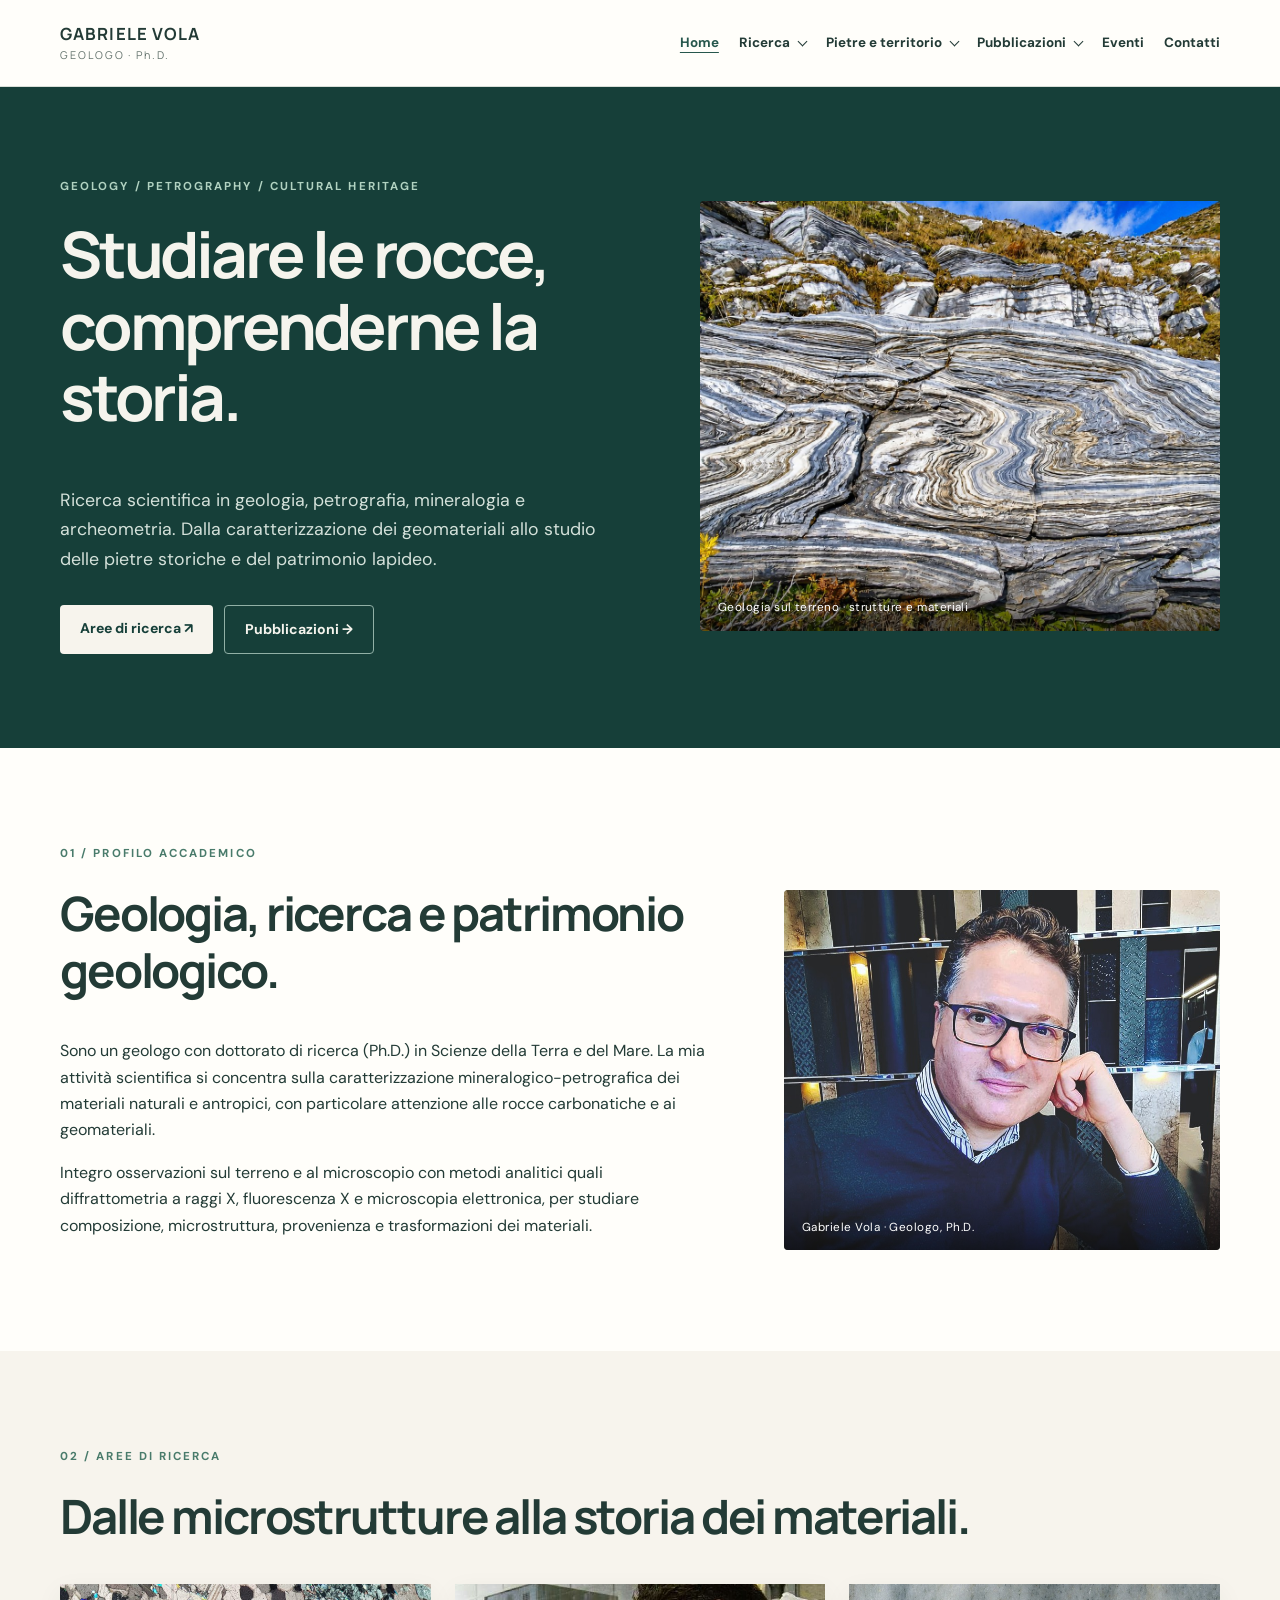
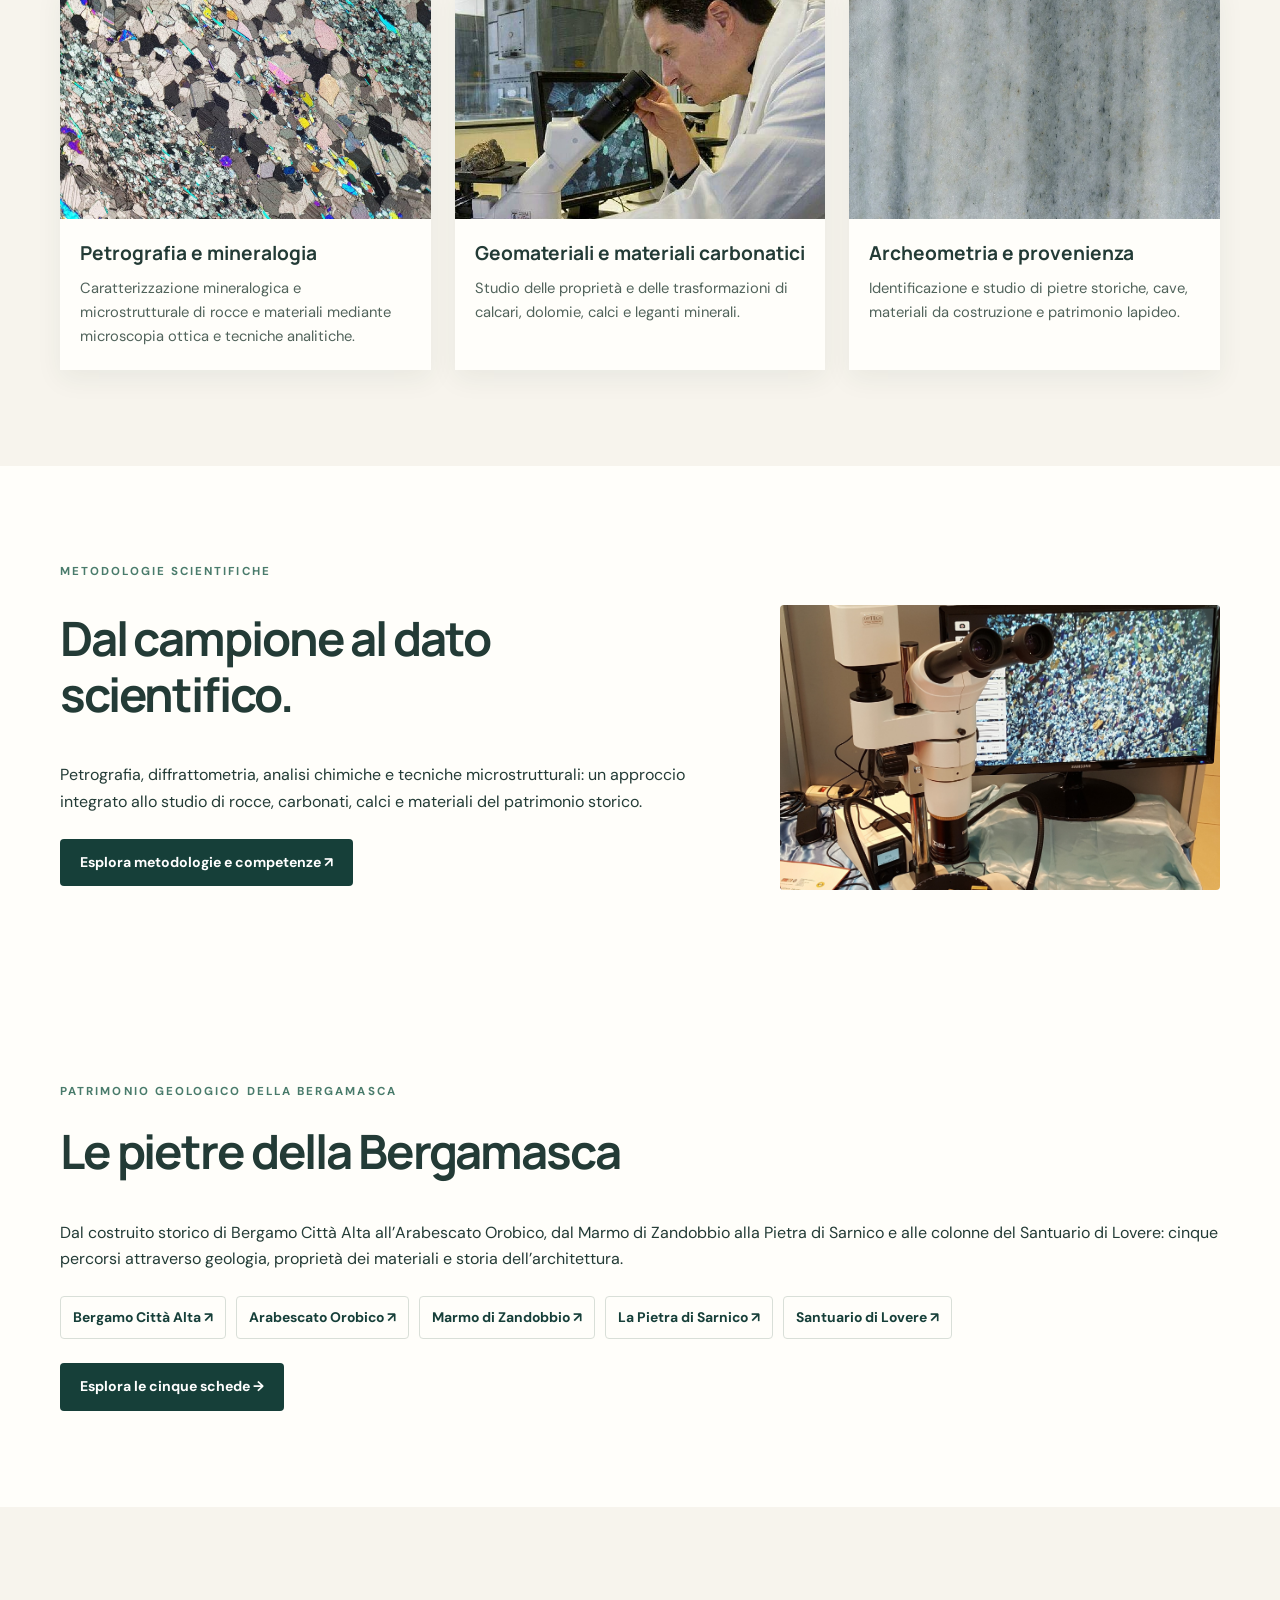
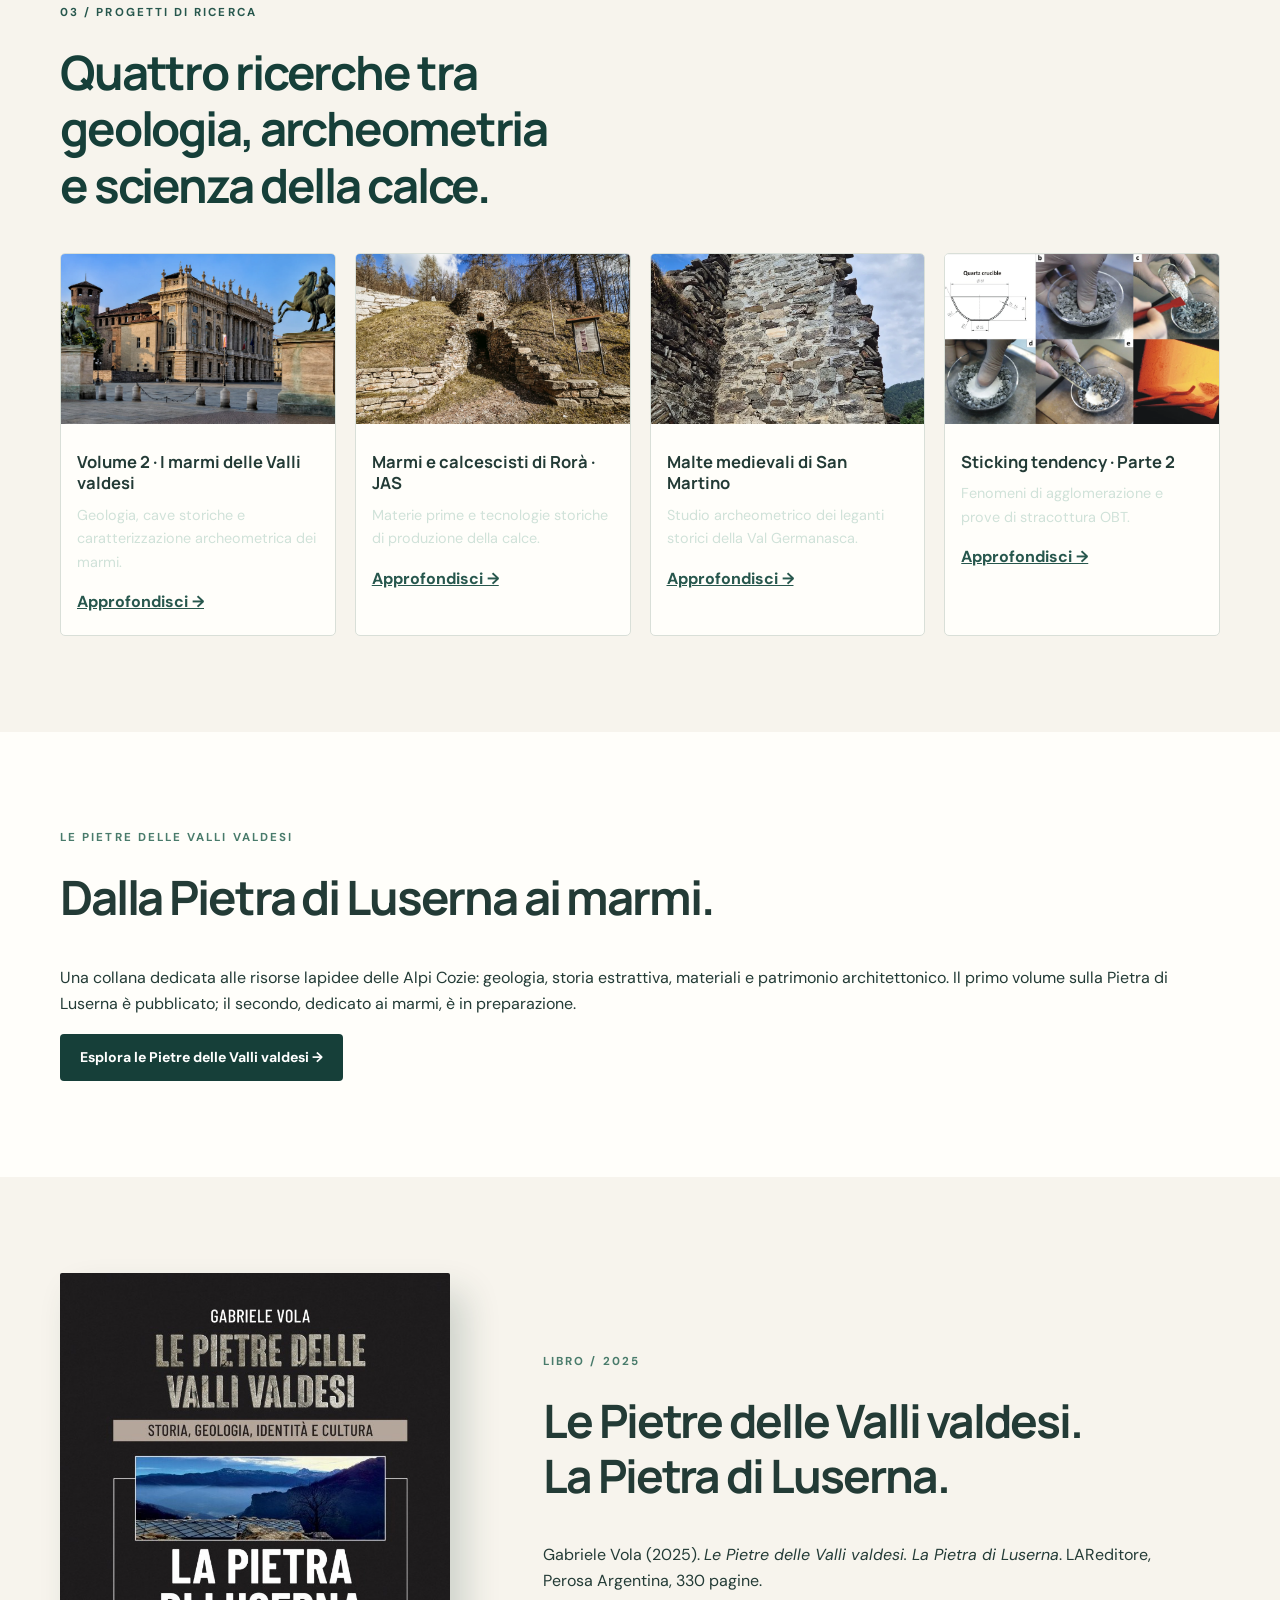
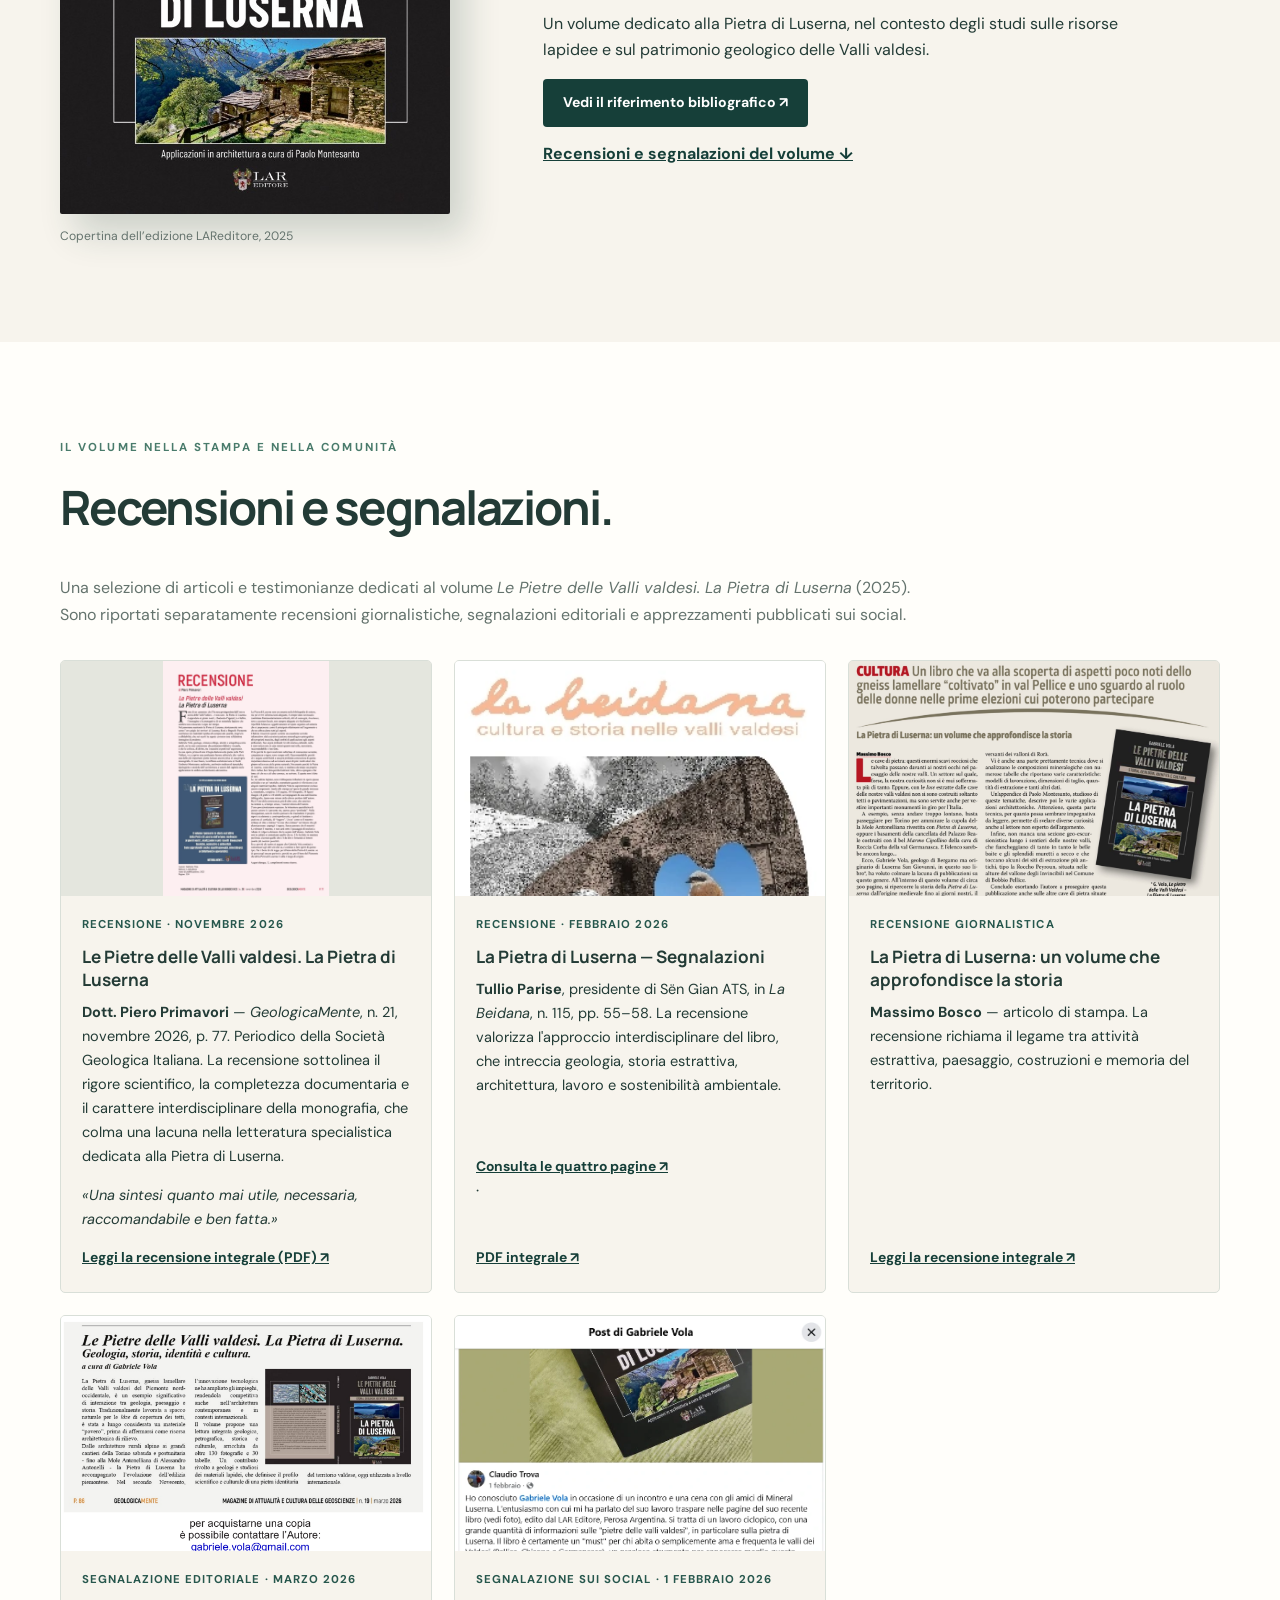
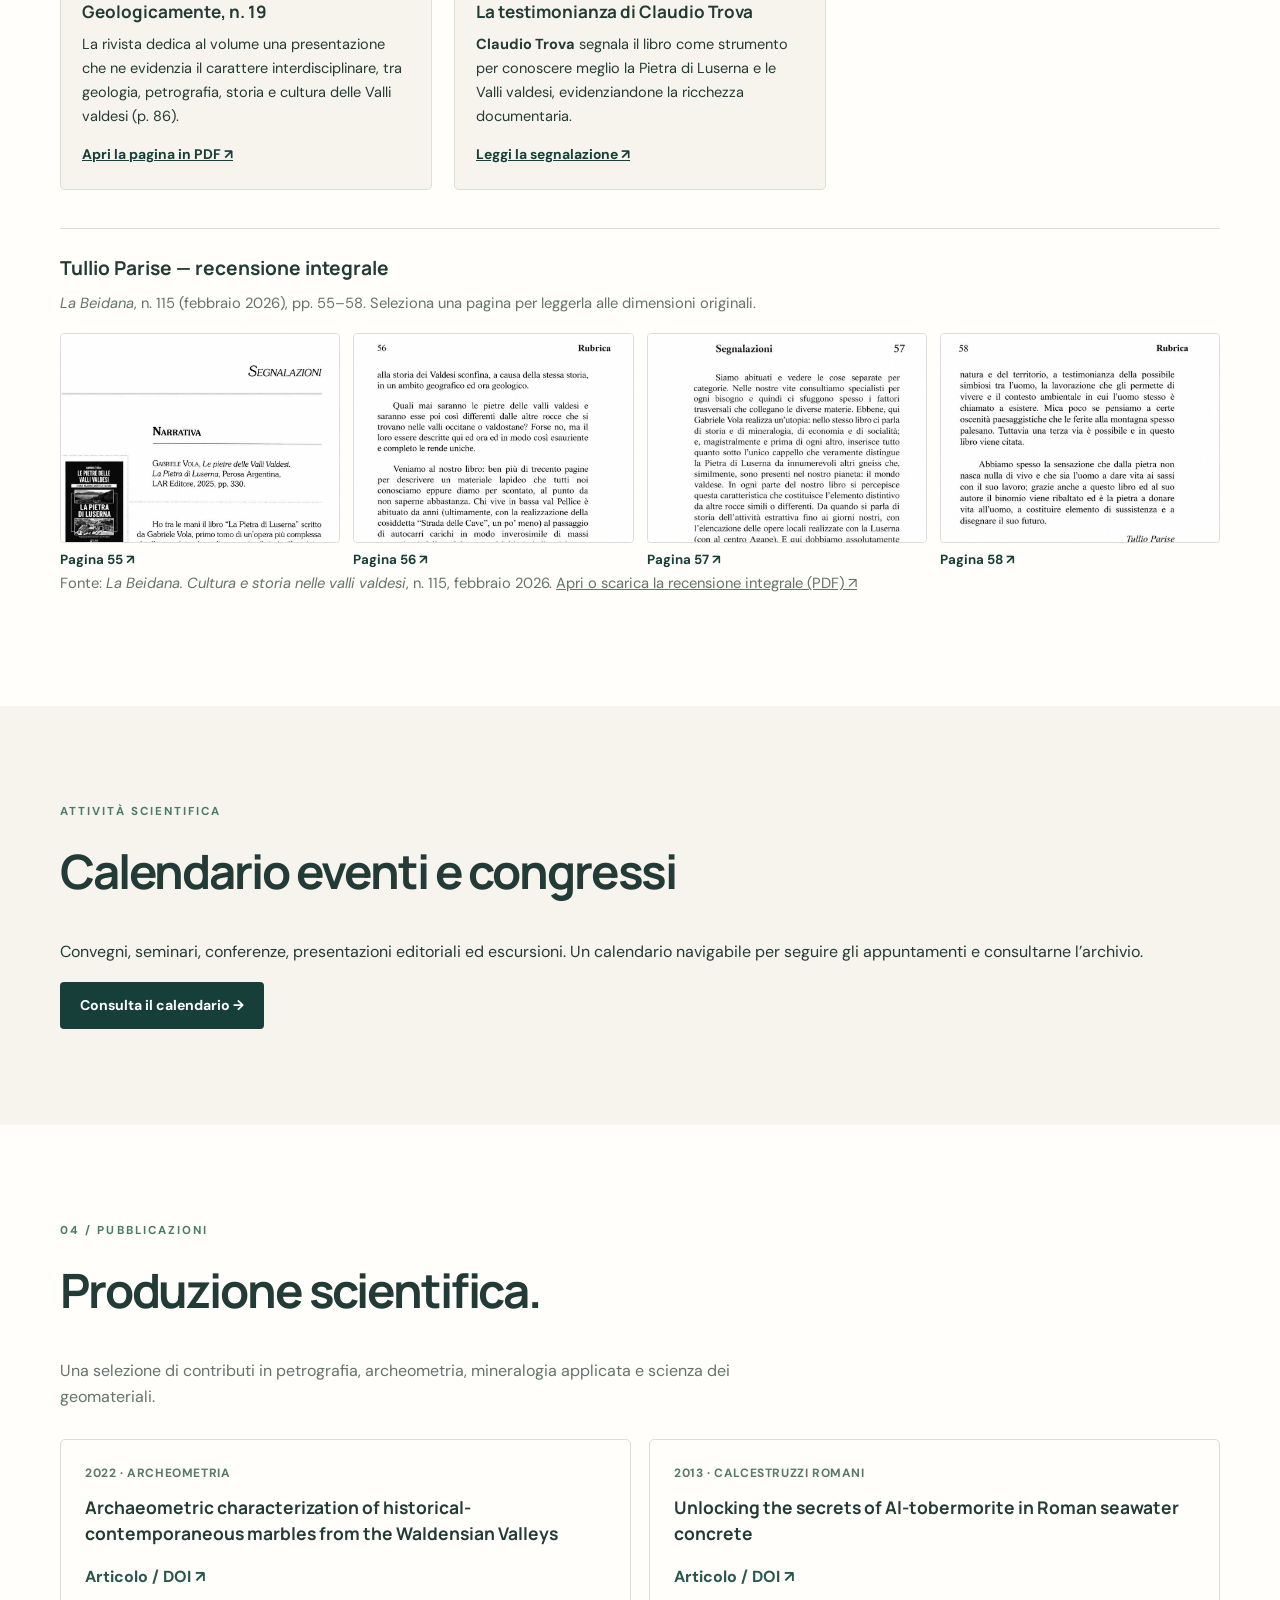
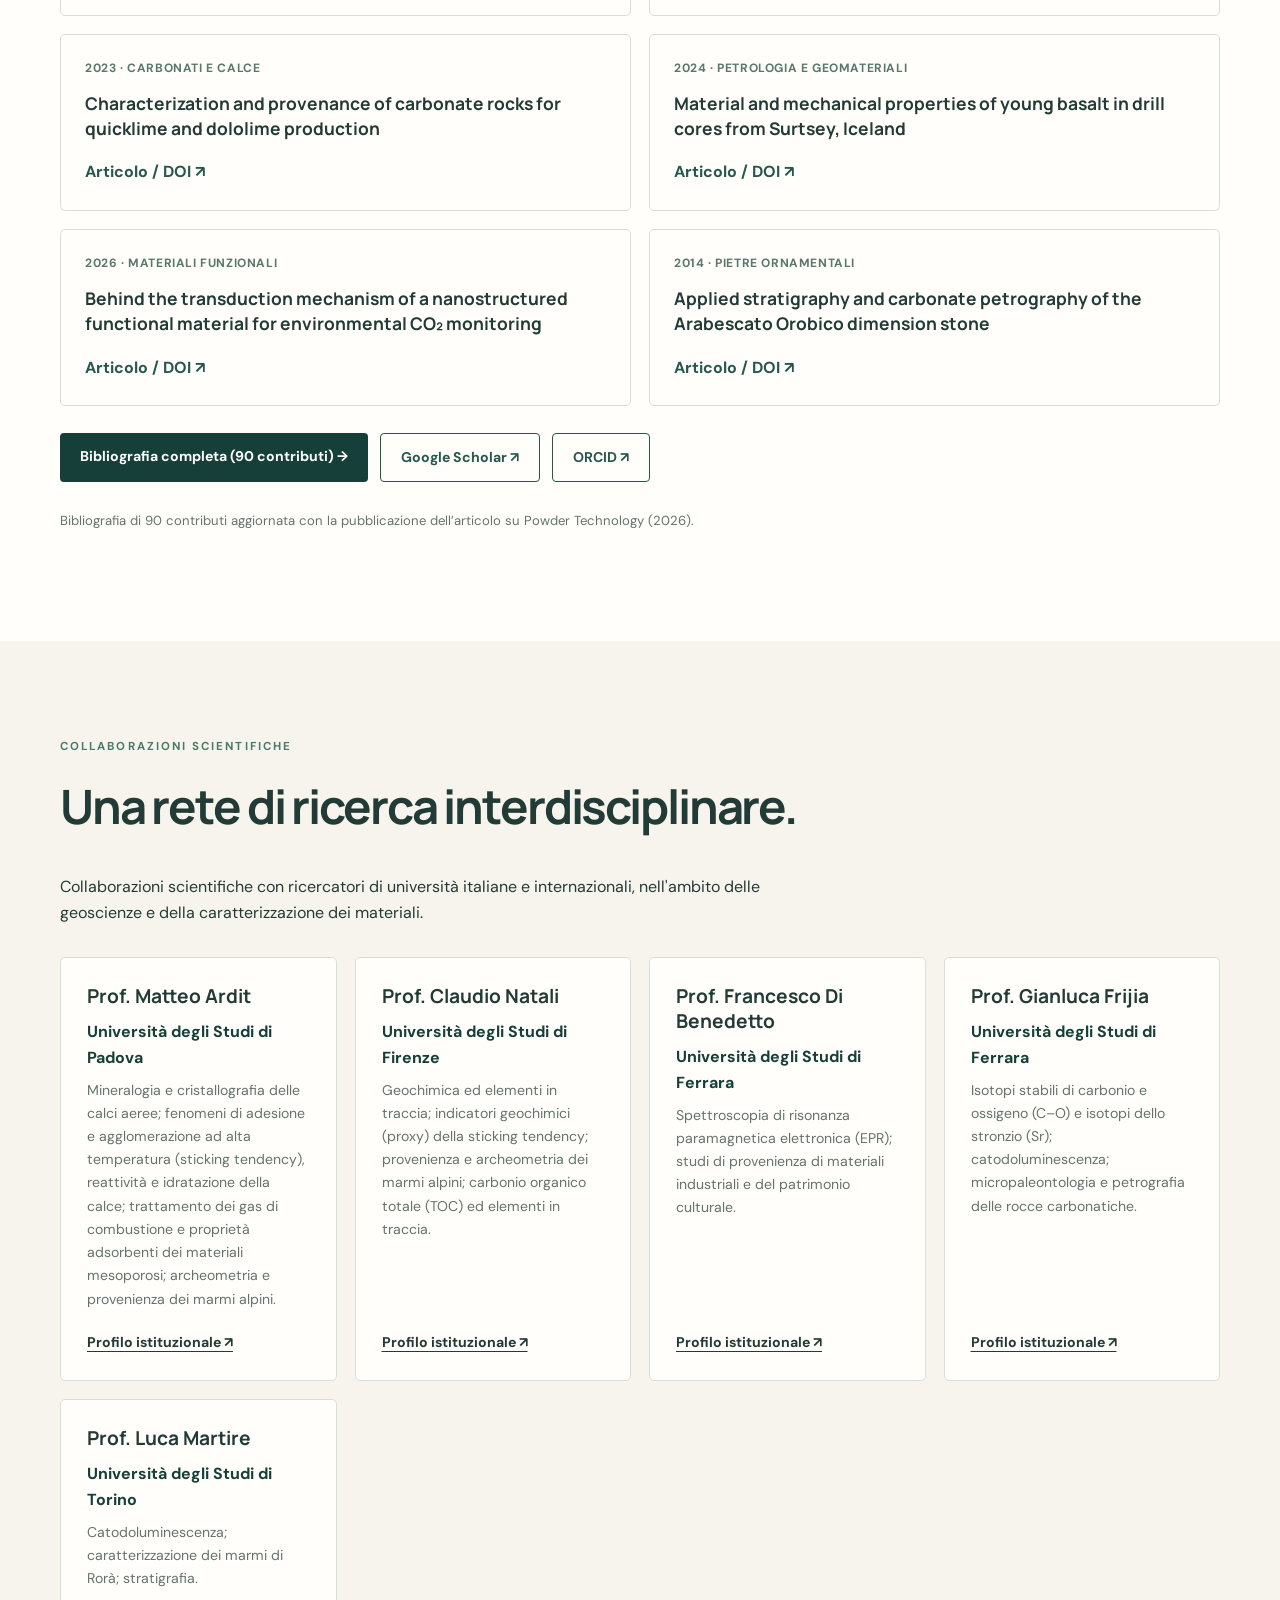
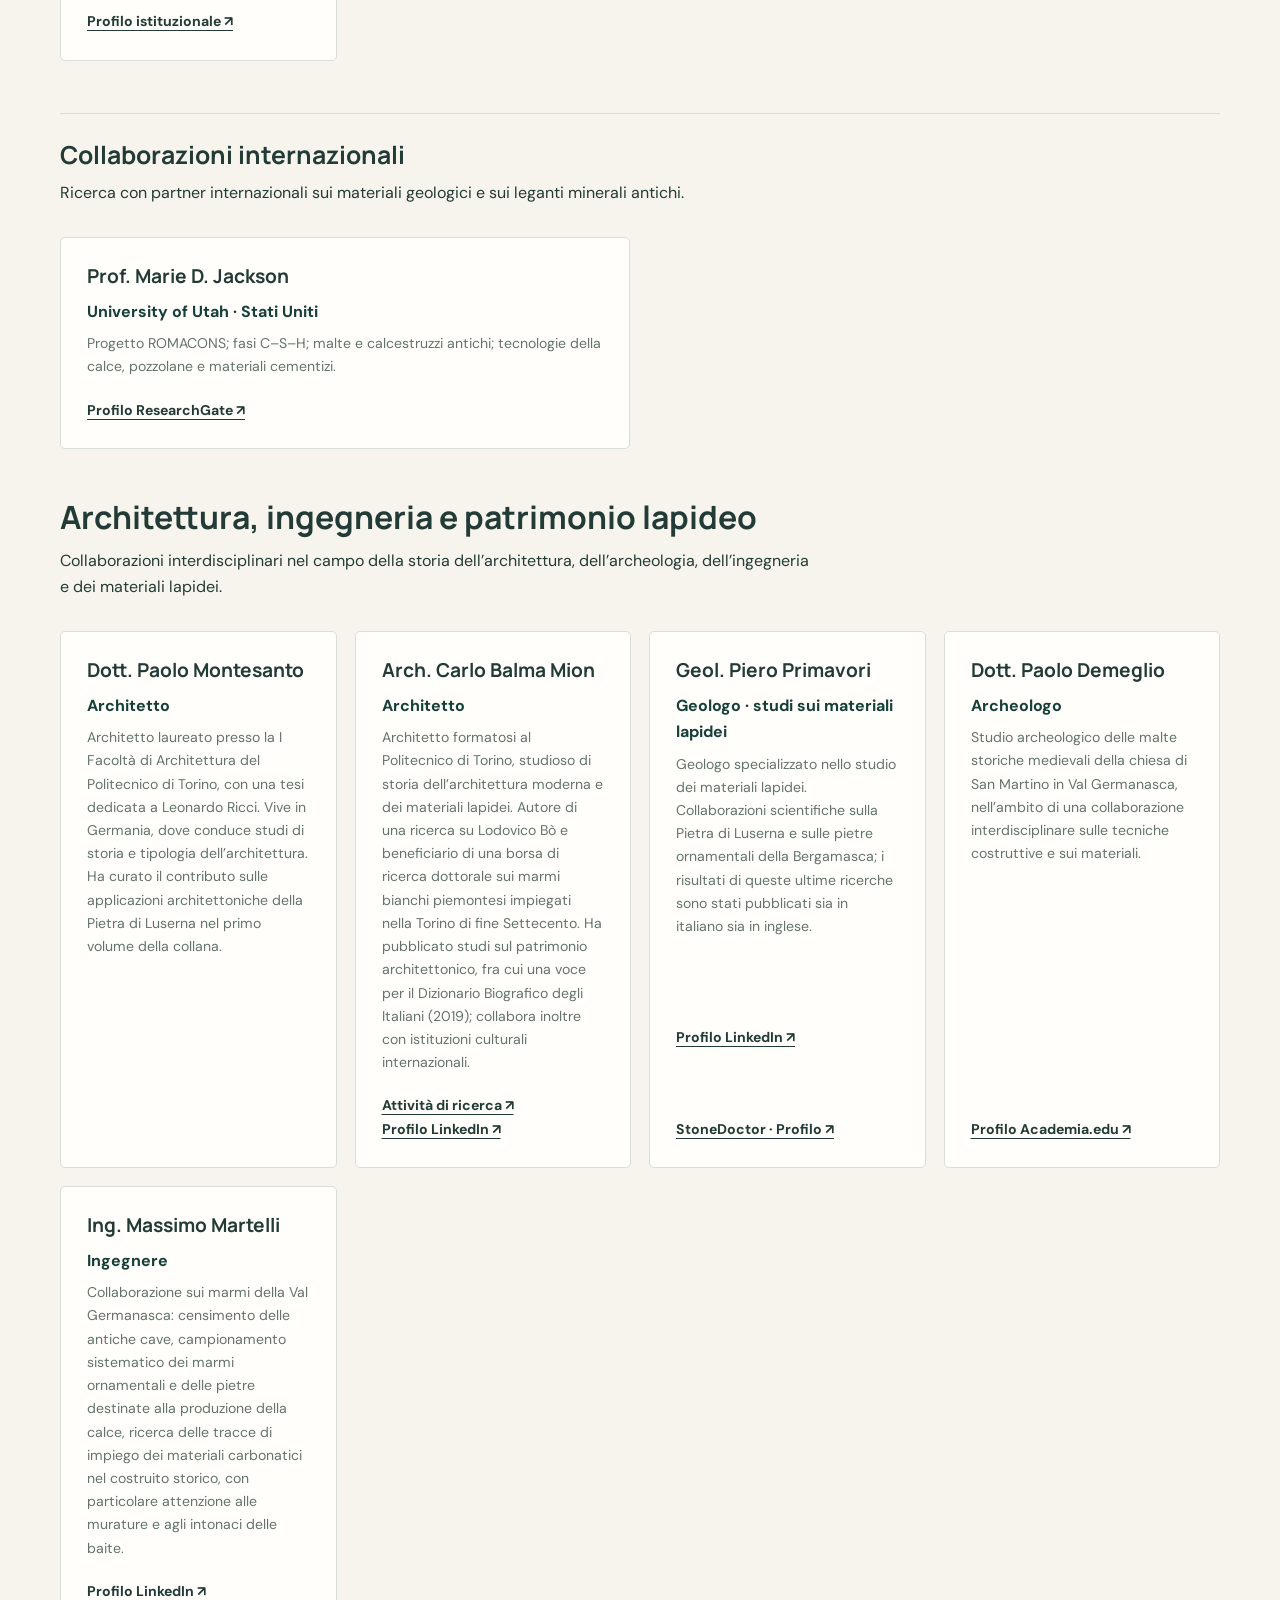
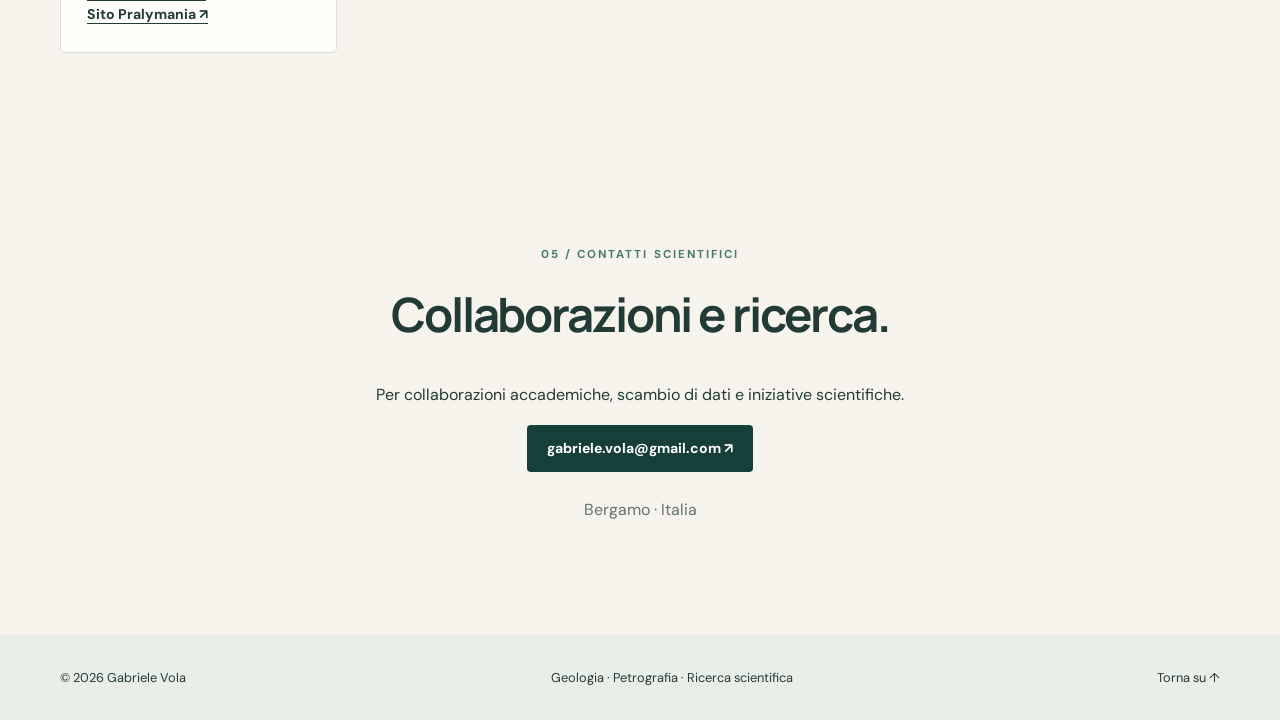
<file: index.html>
<!DOCTYPE html>

<html lang="it">
<head>
<meta charset="utf-8"/><meta content="width=device-width, initial-scale=1" name="viewport"/>
<meta name="description" content="Sito accademico di Gabriele Vola: geologia, petrografia, mineralogia, Pietra di Luserna, marmi delle Valli valdesi e pietre della Bergamasca."> 
<link rel="canonical" href="https://gabriele-vola.github.io/">
<title>Gabriele Vola | Geologo, Petrografia e Ricerca Scientifica</title>
<meta content="website" property="og:type"/>
<meta content="it_IT" property="og:locale"/>
<meta property="og:title" content="Gabriele Vola | Geologo, Petrografia e Ricerca Scientifica">
<meta property="og:description" content="Ricerche in geologia, petrografia e mineralogia, Pietra di Luserna, marmi delle Valli valdesi e materiali lapidei della Bergamasca.">
<meta content="https://gabriele-vola.github.io/" property="og:url"/>
<meta content="https://gabriele-vola.github.io/images/caugis.jpg" property="og:image"/>
<meta content="summary_large_image" name="twitter:card"/>
<link href="style.css" rel="stylesheet"/>
<meta property="og:site_name" content="Gabriele Vola – Ricerca scientifica">
<script type="application/ld+json">{"@context":"https://schema.org","@graph":[{"@type":"WebSite","@id":"https://gabriele-vola.github.io/#website","url":"https://gabriele-vola.github.io/","name":"Gabriele Vola – Ricerca scientifica","inLanguage":"it-IT","creator":{"@id":"https://gabriele-vola.github.io/#person"}},{"@type":"Person","@id":"https://gabriele-vola.github.io/#person","name":"Gabriele Vola","url":"https://gabriele-vola.github.io/","jobTitle":"Geologo","description":"Ricerca in geologia, petrografia, mineralogia e archeometria","sameAs":["https://orcid.org/0000-0001-7833-8544","https://scholar.google.com/citations?user=TciG_YIAAAAJ"]}]}</script>
</head>
<body>
<a class="skip" href="#contenuto">Salta al contenuto</a>
<header class="header"><div class="shell nav"><a class="brand" href="index.html#inizio"><strong>GABRIELE VOLA</strong><span>GEOLOGO · Ph.D.</span></a><button aria-controls="links" aria-expanded="false" aria-label="Apri menu" class="menu" id="menuToggle">☰</button><nav aria-label="Navigazione principale" id="links" class="site-nav">
<a href="index.html" aria-current="page">Home</a>
<details class="nav-dropdown"><summary>Ricerca</summary><div class="nav-submenu"><a href="index.html#ricerca">Aree di ricerca</a><a href="progetti-ricerca.html">Progetti di ricerca</a><a href="metodologie.html">Metodologie</a><a href="index.html#collaborazioni">Collaborazioni</a></div></details>
<details class="nav-dropdown"><summary>Pietre e territorio</summary><div class="nav-submenu"><a href="pietre-valdesi.html">Pietre delle Valli valdesi</a><a href="marmi-valdesi.html">Marmi delle Valli valdesi</a><a href="pietre-bergamasca.html">Pietre della Bergamasca</a></div></details>
<details class="nav-dropdown"><summary>Pubblicazioni</summary><div class="nav-submenu"><a href="bibliografia.html">Bibliografia completa</a><a href="archivio-pubblicazioni.html">Archivio ricercabile</a><a href="poster-scientifici.html">Poster scientifici</a><a href="zenodo-guida.html">Depositi Zenodo</a></div></details>
<a href="calendario-eventi.html">Eventi</a>
<a href="index.html#contatti">Contatti</a>
</nav></div></header>
<main id="contenuto">
<section class="hero" id="inizio"><div class="shell hero-grid"><div><p class="eyebrow">GEOLOGY / PETROGRAPHY / CULTURAL HERITAGE</p><h1>Studiare le rocce, comprenderne la storia.</h1><p class="lead">Ricerca scientifica in geologia, petrografia, mineralogia e archeometria. Dalla caratterizzazione dei geomateriali allo studio delle pietre storiche e del patrimonio lapideo.</p><div class="actions"><a class="button light" href="#ricerca">Aree di ricerca ↗</a><a class="button outline" href="#pubblicazioni">Pubblicazioni →</a></div></div><figure class="hero-photo photo"><img alt="Strutture piegate in un affioramento di marmo" fetchpriority="high" src="images/caugis.jpg"/><figcaption>Geologia sul terreno · strutture e materiali</figcaption></figure></div></section>
<section class="section shell" id="profilo"><p class="eyebrow dark">01 / PROFILO ACCADEMICO</p><div class="profile-layout"><div><h2>Geologia, ricerca e patrimonio geologico.</h2><p>Sono un geologo con dottorato di ricerca (Ph.D.) in Scienze della Terra e del Mare. La mia attività scientifica si concentra sulla caratterizzazione mineralogico-petrografica dei materiali naturali e antropici, con particolare attenzione alle rocce carbonatiche e ai geomateriali.</p><p>Integro osservazioni sul terreno e al microscopio con metodi analitici quali diffrattometria a raggi X, fluorescenza X e microscopia elettronica, per studiare composizione, microstruttura, provenienza e trasformazioni dei materiali.</p></div><figure class="profile-photo photo"><img alt="Ritratto di Gabriele Vola" loading="lazy" src="images/profilo.jpg"/><figcaption>Gabriele Vola · Geologo, Ph.D.</figcaption></figure></div></section>
<section class="section section-soft" id="ricerca"><div class="shell"><p class="eyebrow dark">02 / AREE DI RICERCA</p><h2>Dalle microstrutture alla storia dei materiali.</h2><div class="cards"><article class="tile"><img alt="Microfotografia di marmo in sezione sottile" class="tile-photo" loading="lazy" src="images/sezione-sottile.jpg"/><h3>Petrografia e mineralogia</h3><p>Caratterizzazione mineralogica e microstrutturale di rocce e materiali mediante microscopia ottica e tecniche analitiche.</p></article><article class="tile"><img alt="Osservazione petrografica al microscopio in laboratorio" class="tile-photo" loading="lazy" src="images/laboratorio.jpg"/><h3>Geomateriali e materiali carbonatici</h3><p>Studio delle proprietà e delle trasformazioni di calcari, dolomie, calci e leganti minerali.</p></article><article class="tile"><img alt="Tessitura di marmo delle Valli Valdesi" class="tile-photo" loading="lazy" src="images/marmo-prali.jpg"/><h3>Archeometria e provenienza</h3><p>Identificazione e studio di pietre storiche, cave, materiali da costruzione e patrimonio lapideo.</p></article></div></div></section>
<section class="section shell methods-preview" id="metodi">
<p class="eyebrow dark">METODOLOGIE SCIENTIFICHE</p>
<div class="methods-preview-grid">
<div>
<h2>Dal campione al dato scientifico.</h2>
<p>Petrografia, diffrattometria, analisi chimiche e tecniche microstrutturali:
      un approccio integrato allo studio di rocce, carbonati, calci e materiali del patrimonio storico.</p>
<a class="button green" href="metodologie.html">Esplora metodologie e competenze ↗</a>
</div>
<figure class="photo methods-preview-image"><img alt="Microscopio petrografico con immagine di sezione sottile visualizzata a monitor" loading="lazy" src="images/microscopio-optech.jpg"/></figure>
</div>
</section><section class="section shell" id="pietre-bergamasca"><p class="eyebrow dark">PATRIMONIO GEOLOGICO DELLA BERGAMASCA</p><h2>Le pietre della Bergamasca</h2><p>Dal costruito storico di Bergamo Città Alta all’Arabescato Orobico, dal Marmo di Zandobbio alla Pietra di Sarnico e alle colonne del Santuario di Lovere: cinque percorsi attraverso geologia, proprietà dei materiali e storia dell’architettura.</p><div class="stone-links"><a href="pietre-bergamasca.html#citta-alta">Bergamo Città Alta ↗</a><a href="pietre-bergamasca.html#arabescato">Arabescato Orobico ↗</a><a href="pietre-bergamasca.html#zandobbio">Marmo di Zandobbio ↗</a><a href="pietre-bergamasca.html#sarnico">La Pietra di Sarnico ↗</a><a href="pietre-bergamasca.html#lovere">Santuario di Lovere ↗</a></div><a class="button green" href="pietre-bergamasca.html">Esplora le cinque schede →</a></section><section class="section heritage" id="progetti"><div class="shell"><p class="eyebrow">03 / PROGETTI DI RICERCA</p><h2>Quattro ricerche tra geologia, archeometria e scienza della calce.</h2><div class="project-summary-grid"><article><img alt="Palazzo Madama a Torino" loading="lazy" src="images/palazzo-madama-volume-2.webp"/><h3>Volume 2 · I marmi delle Valli valdesi</h3><p>Geologia, cave storiche e caratterizzazione archeometrica dei marmi.</p><a href="progetti-ricerca.html#volume2">Approfondisci →</a></article><article><img alt="Fornace del Fournais a Rorà" loading="lazy" src="images/fornace-fournais-rora.webp"/><h3>Marmi e calcescisti di Rorà · JAS</h3><p>Materie prime e tecnologie storiche di produzione della calce.</p><a href="progetti-ricerca.html#rora">Approfondisci →</a></article><article><img alt="Muratura medievale di San Martino" loading="lazy" src="images/muratura-san-martino.webp"/><h3>Malte medievali di San Martino</h3><p>Studio archeometrico dei leganti storici della Val Germanasca.</p><a href="progetti-ricerca.html#san-martino">Approfondisci →</a></article><article><img alt="Prova Overburning Test" loading="lazy" src="images/overburning-test-obt.webp"/><h3>Sticking tendency · Parte 2</h3><p>Fenomeni di agglomerazione e prove di stracottura OBT.</p><a href="progetti-ricerca.html#sticking">Approfondisci →</a></article></div></div></section>
<section class="section shell" id="pietre-valdesi"><p class="eyebrow dark">LE PIETRE DELLE VALLI VALDESI</p><h2>Dalla Pietra di Luserna ai marmi.</h2><p>Una collana dedicata alle risorse lapidee delle Alpi Cozie: geologia, storia estrattiva, materiali e patrimonio architettonico. Il primo volume sulla Pietra di Luserna è pubblicato; il secondo, dedicato ai marmi, è in preparazione.</p><a class="button green" href="pietre-valdesi.html">Esplora le Pietre delle Valli valdesi →</a></section><section class="section section-soft" id="libro"><div class="shell book-layout"><figure class="book-cover-image"><img alt="Copertina originale del volume Le Pietre delle Valli valdesi. La Pietra di Luserna, Gabriele Vola, LAReditore 2025" height="966" loading="lazy" src="images/copertina-pietra-luserna.jpg" width="696"/><figcaption>Copertina dell’edizione LAReditore, 2025</figcaption></figure><div class="book-details"><p class="eyebrow dark">LIBRO / 2025</p><h2>Le Pietre delle Valli valdesi.<br/>La Pietra di Luserna.</h2><p>Gabriele Vola (2025). <em>Le Pietre delle Valli valdesi. La Pietra di Luserna</em>. LAReditore, Perosa Argentina, 330 pagine.</p><p>Un volume dedicato alla Pietra di Luserna, nel contesto degli studi sulle risorse lapidee e sul patrimonio geologico delle Valli valdesi.</p><a class="button green" href="bibliografia.html#pub-51">Vedi il riferimento bibliografico ↗</a><a class="book-reviews-link" href="#recensioni-libro">Recensioni e segnalazioni del volume ↓</a></div></div></section><section class="section shell book-reviews" id="recensioni-libro">
<p class="eyebrow dark">IL VOLUME NELLA STAMPA E NELLA COMUNITÀ</p>
<h2>Recensioni e segnalazioni.</h2>
<p class="reviews-intro">Una selezione di articoli e testimonianze dedicati al volume
  <em>Le Pietre delle Valli valdesi. La Pietra di Luserna</em> (2025).
  Sono riportati separatamente recensioni giornalistiche, segnalazioni editoriali
  e apprezzamenti pubblicati sui social.</p>
<div class="review-grid"><article class="review-card" id="recensione-primavori-2026">
<a class="review-media" href="documenti/recensione-primavori-geologicamente-21.pdf" target="_blank" rel="noopener noreferrer"><img alt="Recensione di Piero Primavori, GeologicaMente n. 21, novembre 2026, pagina 77" loading="lazy" src="images/recensione-primavori-geologicamente-21.webp" style="object-fit:contain;"/></a>
<div class="review-copy"><p class="review-type">RECENSIONE · NOVEMBRE 2026</p>
<h3>Le Pietre delle Valli valdesi. La Pietra di Luserna</h3>
<p><strong>Dott. Piero Primavori</strong> — <em>GeologicaMente</em>, n. 21, novembre 2026, p. 77. Periodico della Società Geologica Italiana. La recensione sottolinea il rigore scientifico, la completezza documentaria e il carattere interdisciplinare della monografia, che colma una lacuna nella letteratura specialistica dedicata alla Pietra di Luserna.</p>
<p><em>«Una sintesi quanto mai utile, necessaria, raccomandabile e ben fatta.»</em></p>
<a href="documenti/recensione-primavori-geologicamente-21.pdf" target="_blank" rel="noopener noreferrer">Leggi la recensione integrale (PDF) ↗</a></div></article>
<article class="review-card">
<a class="review-media" href="images/beidana-115-copertina-20261019.webp" rel="noopener noreferrer" target="_blank"><img alt="Copertina della rivista La Beidana numero 115 (2026), contenente la recensione di Tullio Parise" loading="lazy" src="images/beidana-115-copertina-20261019.webp"/></a>
<div class="review-copy"><p class="review-type">RECENSIONE · FEBBRAIO 2026</p>
<h3>La Pietra di Luserna — Segnalazioni</h3>
<p><strong>Tullio Parise</strong>, presidente di Sën Gian ATS, in <em>La Beidana</em>, n. 115, pp. 55–58. La recensione valorizza l'approccio interdisciplinare del libro, che intreccia geologia, storia estrattiva, architettura, lavoro e sostenibilità ambientale.</p>
<a href="#recensione-parise-integrale">Consulta le quattro pagine ↗</a> · <a href="documenti/recensione-tullio-parise-la-beidana-115.pdf" target="_blank" rel="noopener noreferrer">PDF integrale ↗</a></div></article>
<article class="review-card">
<a class="review-media" href="images/recensione-massimo-bosco.jpg" rel="noopener noreferrer" target="_blank">
<img alt="Articolo firmato da Massimo Bosco sul volume La Pietra di Luserna" loading="lazy" src="images/recensione-massimo-bosco.jpg"/>
</a>
<div class="review-copy">
<p class="review-type">RECENSIONE GIORNALISTICA</p>
<h3>La Pietra di Luserna: un volume che approfondisce la storia</h3>
<p><strong>Massimo Bosco</strong> — articolo di stampa.
        La recensione richiama il legame tra attività estrattiva, paesaggio,
        costruzioni e memoria del territorio.</p>
<a href="images/recensione-massimo-bosco.jpg" rel="noopener noreferrer" target="_blank">Leggi la recensione integrale ↗</a>
</div>
</article>
<article class="review-card">
<a class="review-media" href="documenti/geologicamente-marzo-2026.pdf" rel="noopener noreferrer" target="_blank">
<img alt="Segnalazione editoriale del libro sulla rivista Geologicamente, marzo 2026" loading="lazy" src="images/geologicamente-marzo-2026.png"/>
</a>
<div class="review-copy">
<p class="review-type">SEGNALAZIONE EDITORIALE · MARZO 2026</p>
<h3>Geologicamente, n. 19</h3>
<p>La rivista dedica al volume una presentazione che ne evidenzia
        il carattere interdisciplinare, tra geologia, petrografia,
        storia e cultura delle Valli valdesi (p. 86).</p>
<a href="documenti/geologicamente-marzo-2026.pdf" rel="noopener noreferrer" target="_blank">Apri la pagina in PDF ↗</a>
</div>
</article>
<article class="review-card">
<a class="review-media" href="images/claudio-trova-post-20261019.webp" rel="noopener noreferrer" target="_blank">
<img alt="Segnalazione di Claudio Trova pubblicata su Facebook il 1 febbraio 2026" loading="lazy" src="images/claudio-trova-post-20261019.webp"/>
</a>
<div class="review-copy">
<p class="review-type">SEGNALAZIONE SUI SOCIAL · 1 FEBBRAIO 2026</p>
<h3>La testimonianza di Claudio Trova</h3>
<p><strong>Claudio Trova</strong> segnala il libro come strumento
        per conoscere meglio la Pietra di Luserna e le Valli valdesi,
        evidenziandone la ricchezza documentaria.</p>
<a href="images/claudio-trova-post-20261019.webp" rel="noopener noreferrer" target="_blank">Leggi la segnalazione ↗</a>
</div>
</article>
</div><div class="review-full" id="recensione-parise-integrale">
<h3>Tullio Parise — recensione integrale</h3>
<p><em>La Beidana</em>, n. 115 (febbraio 2026), pp. 55–58. Seleziona una pagina per leggerla alle dimensioni originali.</p>
<div class="review-pages">
<a href="images/beidana-115-p55.jpg" rel="noopener noreferrer" target="_blank"><img alt="La Beidana 115, pagina 55" loading="lazy" src="images/beidana-115-p55.jpg"/><span>Pagina 55 ↗</span></a>
<a href="images/beidana-115-p56.jpg" rel="noopener noreferrer" target="_blank"><img alt="La Beidana 115, pagina 56" loading="lazy" src="images/beidana-115-p56.jpg"/><span>Pagina 56 ↗</span></a>
<a href="images/beidana-115-p57.jpg" rel="noopener noreferrer" target="_blank"><img alt="La Beidana 115, pagina 57" loading="lazy" src="images/beidana-115-p57.jpg"/><span>Pagina 57 ↗</span></a>
<a href="images/beidana-115-p58.jpg" rel="noopener noreferrer" target="_blank"><img alt="La Beidana 115, pagina 58" loading="lazy" src="images/beidana-115-p58.jpg"/><span>Pagina 58 ↗</span></a>
</div><p class="review-source">Fonte: <em>La Beidana. Cultura e storia nelle valli valdesi</em>, n. 115, febbraio 2026. <a href="documenti/recensione-tullio-parise-la-beidana-115.pdf" target="_blank" rel="noopener noreferrer">Apri o scarica la recensione integrale (PDF) ↗</a></p></div>
</section>
<section class="section section-soft" id="calendario"><div class="shell"><p class="eyebrow dark">ATTIVITÀ SCIENTIFICA</p><h2>Calendario eventi e congressi</h2><p>Convegni, seminari, conferenze, presentazioni editoriali ed escursioni. Un calendario navigabile per seguire gli appuntamenti e consultarne l’archivio.</p><a class="button green" href="calendario-eventi.html">Consulta il calendario →</a></div></section><section class="section shell" id="pubblicazioni"><p class="eyebrow dark">04 / PUBBLICAZIONI</p><h2>Produzione scientifica.</h2><p class="pub-lead">Una selezione di contributi in petrografia, archeometria, mineralogia applicata e scienza dei geomateriali.</p><div class="publications-grid"><article class="pub-card"><p class="pub-tag">2022 · Archeometria</p><h3>Archaeometric characterization of historical-contemporaneous marbles from the Waldensian Valleys</h3><a href="https://doi.org/10.1016/j.jasrep.2022.103562" rel="noopener noreferrer" target="_blank">Articolo / DOI ↗</a></article><article class="pub-card"><p class="pub-tag">2013 · Calcestruzzi romani</p><h3>Unlocking the secrets of Al-tobermorite in Roman seawater concrete</h3><a href="https://doi.org/10.2138/am.2013.4484" rel="noopener noreferrer" target="_blank">Articolo / DOI ↗</a></article><article class="pub-card"><p class="pub-tag">2023 · Carbonati e calce</p><h3>Characterization and provenance of carbonate rocks for quicklime and dololime production</h3><a href="https://doi.org/10.3390/min13121500" rel="noopener noreferrer" target="_blank">Articolo / DOI ↗</a></article><article class="pub-card"><p class="pub-tag">2024 · Petrologia e geomateriali</p><h3>Material and mechanical properties of young basalt in drill cores from Surtsey, Iceland</h3><a href="https://doi.org/10.1130/B37037.1" rel="noopener noreferrer" target="_blank">Articolo / DOI ↗</a></article><article class="pub-card"><p class="pub-tag">2026 · Materiali funzionali</p><h3>Behind the transduction mechanism of a nanostructured functional material for environmental CO₂ monitoring</h3><a href="https://doi.org/10.1039/D5TA08957C" rel="noopener noreferrer" target="_blank">Articolo / DOI ↗</a></article><article class="pub-card"><p class="pub-tag">2014 · Pietre ornamentali</p><h3>Applied stratigraphy and carbonate petrography of the Arabescato Orobico dimension stone</h3><a href="https://doi.org/10.3301/IJG.2014.11" rel="noopener noreferrer" target="_blank">Articolo / DOI ↗</a></article></div><div class="publication-actions"><a class="button green" href="bibliografia.html">Bibliografia completa (90 contributi) →</a><a class="button bibliography-outline" href="https://scholar.google.com/citations?user=TciG_YIAAAAJ&amp;hl=it" rel="noopener noreferrer" target="_blank">Google Scholar ↗</a><a class="button bibliography-outline" href="https://orcid.org/0000-0001-7833-8544" rel="noopener noreferrer" target="_blank">ORCID ↗</a></div><p class="note">Bibliografia di 90 contributi aggiornata con la pubblicazione dell’articolo su Powder Technology (2026).</p></section>
<section class="section section-soft" id="collaborazioni">
<div class="shell">
<p class="eyebrow dark">COLLABORAZIONI SCIENTIFICHE</p>
<h2>Una rete di ricerca interdisciplinare.</h2>
<p class="collab-intro">Collaborazioni scientifiche con ricercatori di università italiane e internazionali, nell'ambito delle geoscienze e della caratterizzazione dei materiali.</p>
<div class="collab-grid">
<article class="collab-card">
<h3>Prof. Matteo Ardit</h3><p class="collab-uni">Università degli Studi di Padova</p>
<p class="collab-field">Mineralogia e cristallografia delle calci aeree; fenomeni di adesione e agglomerazione ad alta temperatura (sticking tendency), reattività e idratazione della calce; trattamento dei gas di combustione e proprietà adsorbenti dei materiali mesoporosi; archeometria e provenienza dei marmi alpini.</p>
<a aria-label="Profilo istituzionale di Matteo Ardit" href="https://www.unipd.it/contatti/matteo.ardit" rel="noopener noreferrer" target="_blank">Profilo istituzionale ↗</a>
</article>
<article class="collab-card">
<h3>Prof. Claudio Natali</h3><p class="collab-uni">Università degli Studi di Firenze</p>
<p class="collab-field">Geochimica ed elementi in traccia; indicatori geochimici (proxy) della sticking tendency; provenienza e archeometria dei marmi alpini; carbonio organico totale (TOC) ed elementi in traccia.</p>
<a aria-label="Profilo istituzionale di Claudio Natali" href="https://cercachi.unifi.it/p-doc2-0-0-A-3f2c342d342d2d.html" rel="noopener noreferrer" target="_blank">Profilo istituzionale ↗</a>
</article>
<article class="collab-card">
<h3>Prof. Francesco Di Benedetto</h3><p class="collab-uni">Università degli Studi di Ferrara</p>
<p class="collab-field">Spettroscopia di risonanza paramagnetica elettronica (EPR); studi di provenienza di materiali industriali e del patrimonio culturale.</p>
<a aria-label="Profilo istituzionale di Francesco Di Benedetto" href="https://docente.unife.it/francesco.dibenedetto" rel="noopener noreferrer" target="_blank">Profilo istituzionale ↗</a>
</article>
<article class="collab-card">
<h3>Prof. Gianluca Frijia</h3><p class="collab-uni">Università degli Studi di Ferrara</p>
<p class="collab-field">Isotopi stabili di carbonio e ossigeno (C–O) e isotopi dello stronzio (Sr); catodoluminescenza; micropaleontologia e petrografia delle rocce carbonatiche.</p>
<a aria-label="Profilo istituzionale di Gianluca Frijia" href="https://docente.unife.it/gianluca.frijia" rel="noopener noreferrer" target="_blank">Profilo istituzionale ↗</a>
</article>
<article class="collab-card">
<h3>Prof. Luca Martire</h3><p class="collab-uni">Università degli Studi di Torino</p>
<p class="collab-field">Catodoluminescenza; caratterizzazione dei marmi di Rorà; stratigrafia.</p>
<a aria-label="Profilo istituzionale di Luca Martire" href="https://unifind.unito.it/individual?uri=http%3A%2F%2Firises.unito.it%2Fresource%2Fperson%2F3040" rel="noopener noreferrer" target="_blank">Profilo istituzionale ↗</a>
</article>
</div>
<div class="collab-international">
<h3>Collaborazioni internazionali</h3>
<p class="collab-intro">Ricerca con partner internazionali sui materiali geologici e sui leganti minerali antichi.</p>
<div class="collab-grid"><article class="collab-card">
<h3>Prof. Marie D. Jackson</h3>
<p class="collab-uni">University of Utah · Stati Uniti</p>
<p class="collab-field">Progetto ROMACONS; fasi C–S–H; malte e calcestruzzi antichi; tecnologie della calce, pozzolane e materiali cementizi.</p>
<a href="https://www.researchgate.net/profile/Marie-Jackson-2" rel="noopener noreferrer" target="_blank">Profilo ResearchGate ↗</a>
</article></div></div><div class="collab-heritage"><h3>Architettura, ingegneria e patrimonio lapideo</h3><p class="collab-intro">Collaborazioni interdisciplinari nel campo della storia dell’architettura, dell’archeologia, dell’ingegneria e dei materiali lapidei.</p><div class="collab-grid"><article class="collab-card"><h3>Dott. Paolo Montesanto</h3><p class="collab-uni">Architetto</p><p class="collab-field">Architetto laureato presso la I Facoltà di Architettura del Politecnico di Torino, con una tesi dedicata a Leonardo Ricci. Vive in Germania, dove conduce studi di storia e tipologia dell’architettura. Ha curato il contributo sulle applicazioni architettoniche della Pietra di Luserna nel primo volume della collana.</p></article><article class="collab-card"><h3>Arch. Carlo Balma Mion</h3><p class="collab-uni">Architetto</p><p class="collab-field">Architetto formatosi al Politecnico di Torino, studioso di storia dell’architettura moderna e dei materiali lapidei. Autore di una ricerca su Lodovico Bò e beneficiario di una borsa di ricerca dottorale sui marmi bianchi piemontesi impiegati nella Torino di fine Settecento. Ha pubblicato studi sul patrimonio architettonico, fra cui una voce per il Dizionario Biografico degli Italiani (2019); collabora inoltre con istituzioni culturali internazionali.</p><a href="https://www.carlobalmamion.it/ricerca/" rel="noopener noreferrer" target="_blank">Attività di ricerca ↗</a><a href="https://www.linkedin.com/in/carlobalmamion/" rel="noopener noreferrer" target="_blank">Profilo LinkedIn ↗</a></article><article class="collab-card"><h3>Geol. Piero Primavori</h3><p class="collab-uni">Geologo · studi sui materiali lapidei</p><p class="collab-field">Geologo specializzato nello studio dei materiali lapidei. Collaborazioni scientifiche sulla Pietra di Luserna e sulle pietre ornamentali della Bergamasca; i risultati di queste ultime ricerche sono stati pubblicati sia in italiano sia in inglese.</p><a href="https://www.linkedin.com/in/piero-primavori-39490b66/" rel="noopener noreferrer" target="_blank">Profilo LinkedIn ↗</a><a href="https://www.stonedoctor.it/chi-sono/" rel="noopener noreferrer" target="_blank">StoneDoctor · Profilo ↗</a></article><article class="collab-card"><h3>Dott. Paolo Demeglio</h3><p class="collab-uni">Archeologo</p><p class="collab-field">Studio archeologico delle malte storiche medievali della chiesa di San Martino in Val Germanasca, nell’ambito di una collaborazione interdisciplinare sulle tecniche costruttive e sui materiali.</p><a href="https://polito.academia.edu/PaoloDemeglio" rel="noopener noreferrer" target="_blank">Profilo Academia.edu ↗</a></article><article class="collab-card"><h3>Ing. Massimo Martelli</h3><p class="collab-uni">Ingegnere</p><p class="collab-field">Collaborazione sui marmi della Val Germanasca: censimento delle antiche cave, campionamento sistematico dei marmi ornamentali e delle pietre destinate alla produzione della calce, ricerca delle tracce di impiego dei materiali carbonatici nel costruito storico, con particolare attenzione alle murature e agli intonaci delle baite.</p><a href="https://www.linkedin.com/in/massimo-martelli-542928b/?isSelfProfile=false" rel="noopener noreferrer" target="_blank">Profilo LinkedIn ↗</a><a href="https://www.pralymania.com/" rel="noopener noreferrer" target="_blank">Sito Pralymania ↗</a></article></div></div>
</div></section><section class="section section-soft contact" id="contatti"><div class="shell"><p class="eyebrow dark">05 / CONTATTI SCIENTIFICI</p><h2>Collaborazioni e ricerca.</h2><p>Per collaborazioni accademiche, scambio di dati e iniziative scientifiche.</p><a class="button green" href="mailto:gabriele.vola@gmail.com">gabriele.vola@gmail.com ↗</a><p class="location">Bergamo · Italia</p></div></section>
</main><footer><div class="shell footer-inner"><span>© <span id="year"></span> Gabriele Vola</span><span>Geologia · Petrografia · Ricerca scientifica</span><a href="#inizio">Torna su ↑</a></div></footer>
<script src="script.js"></script>
</body></html>
</file>
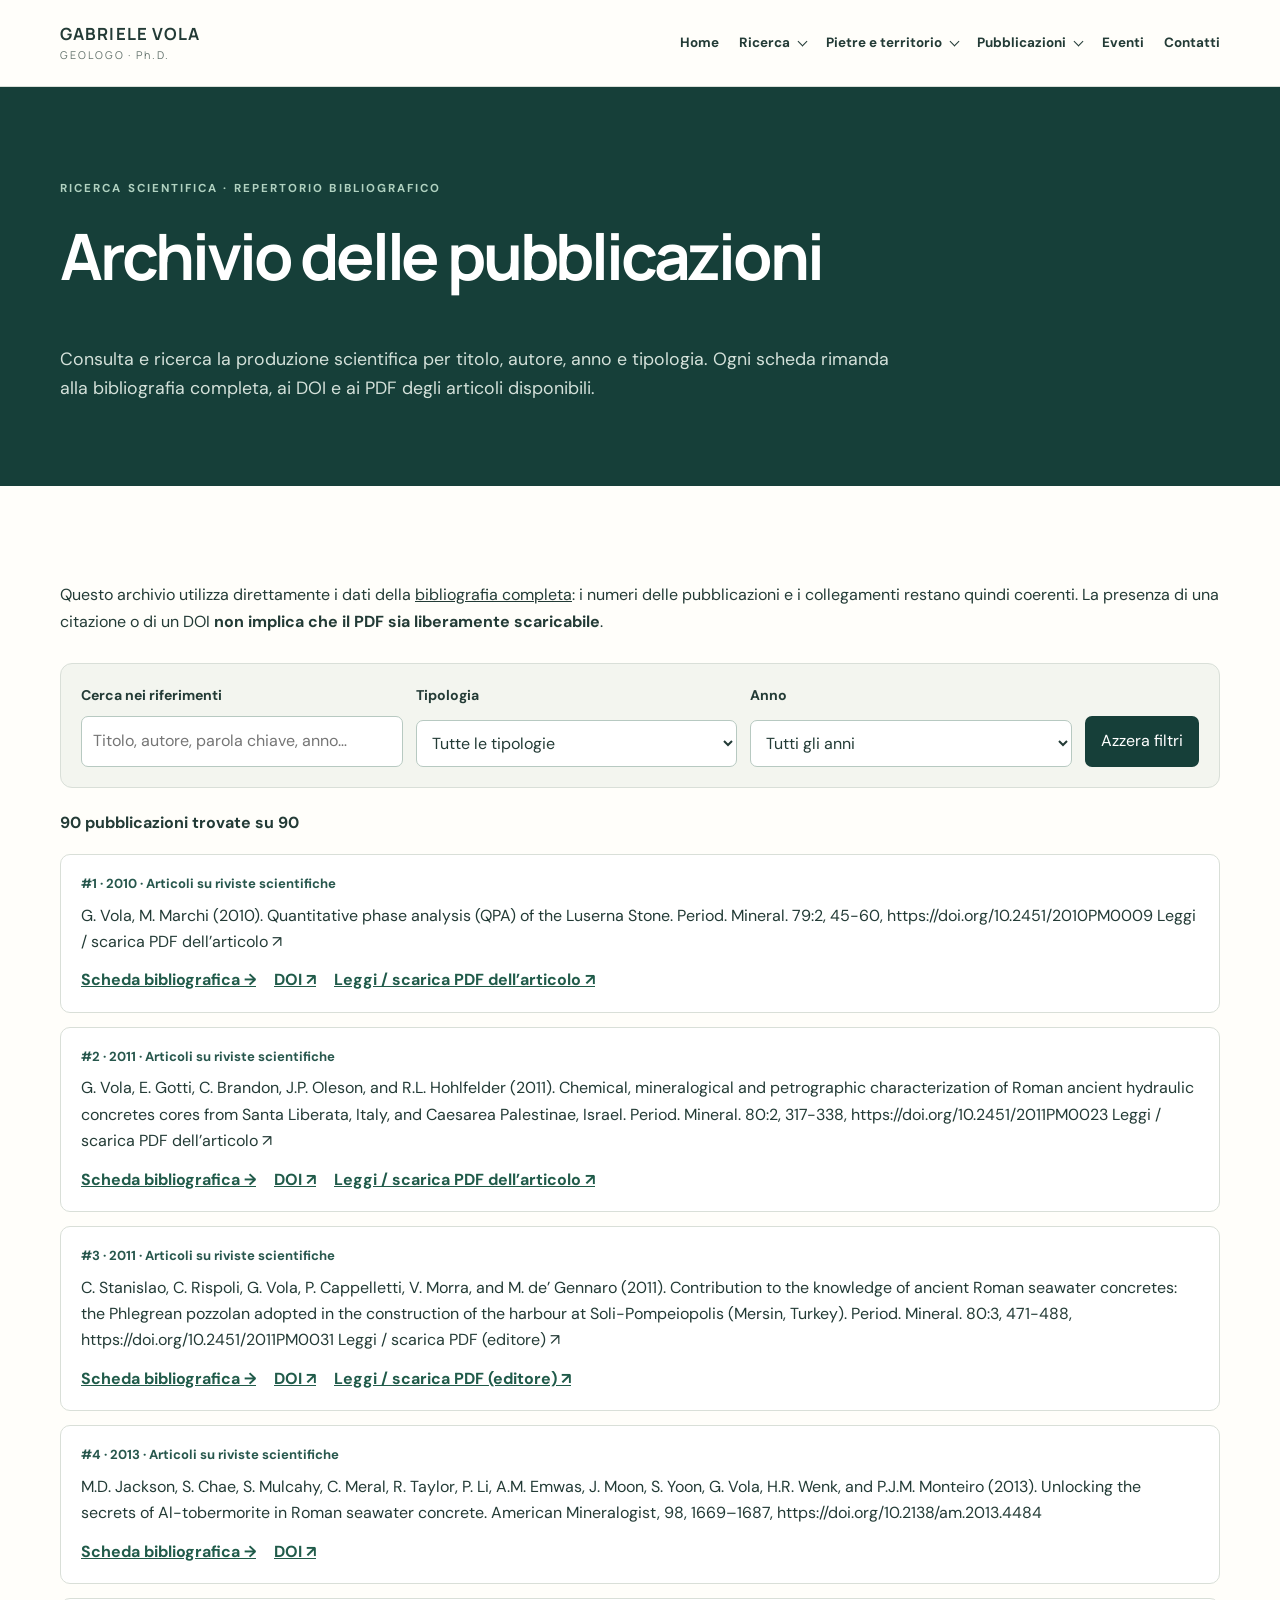
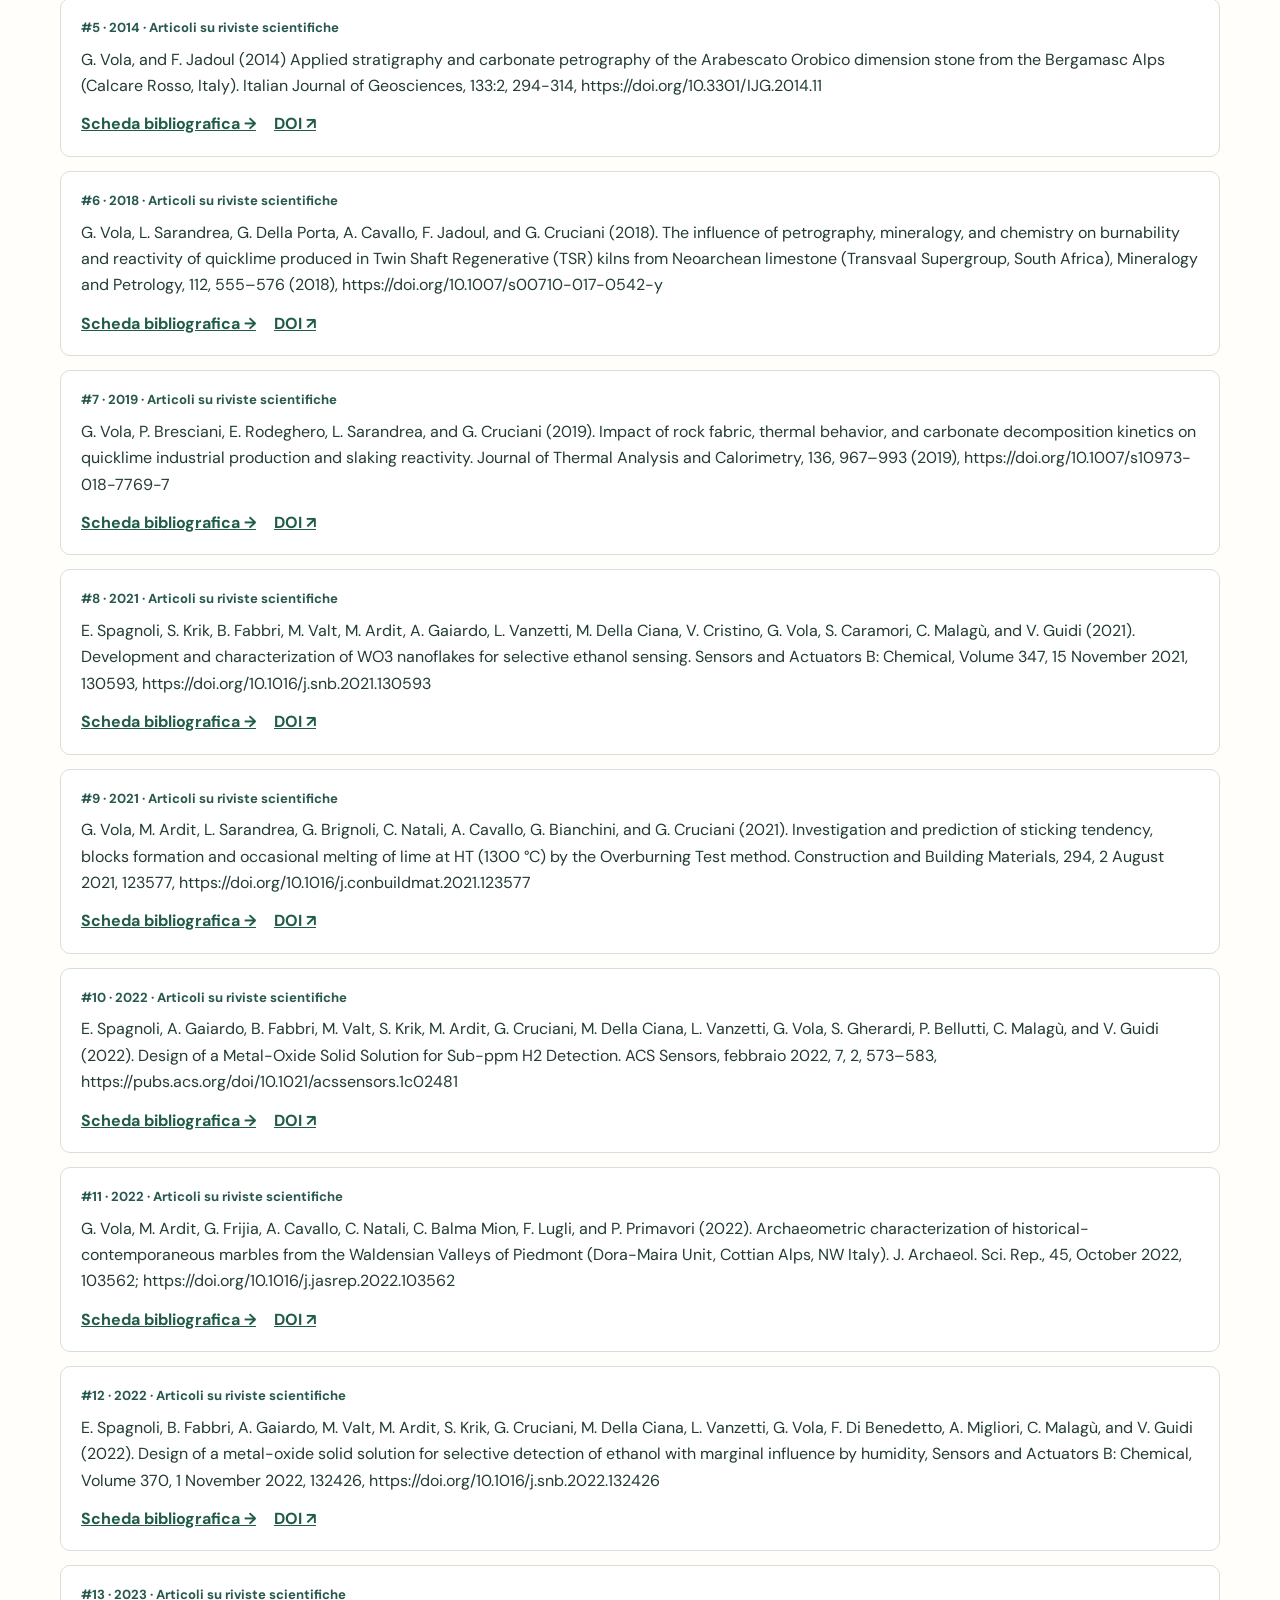
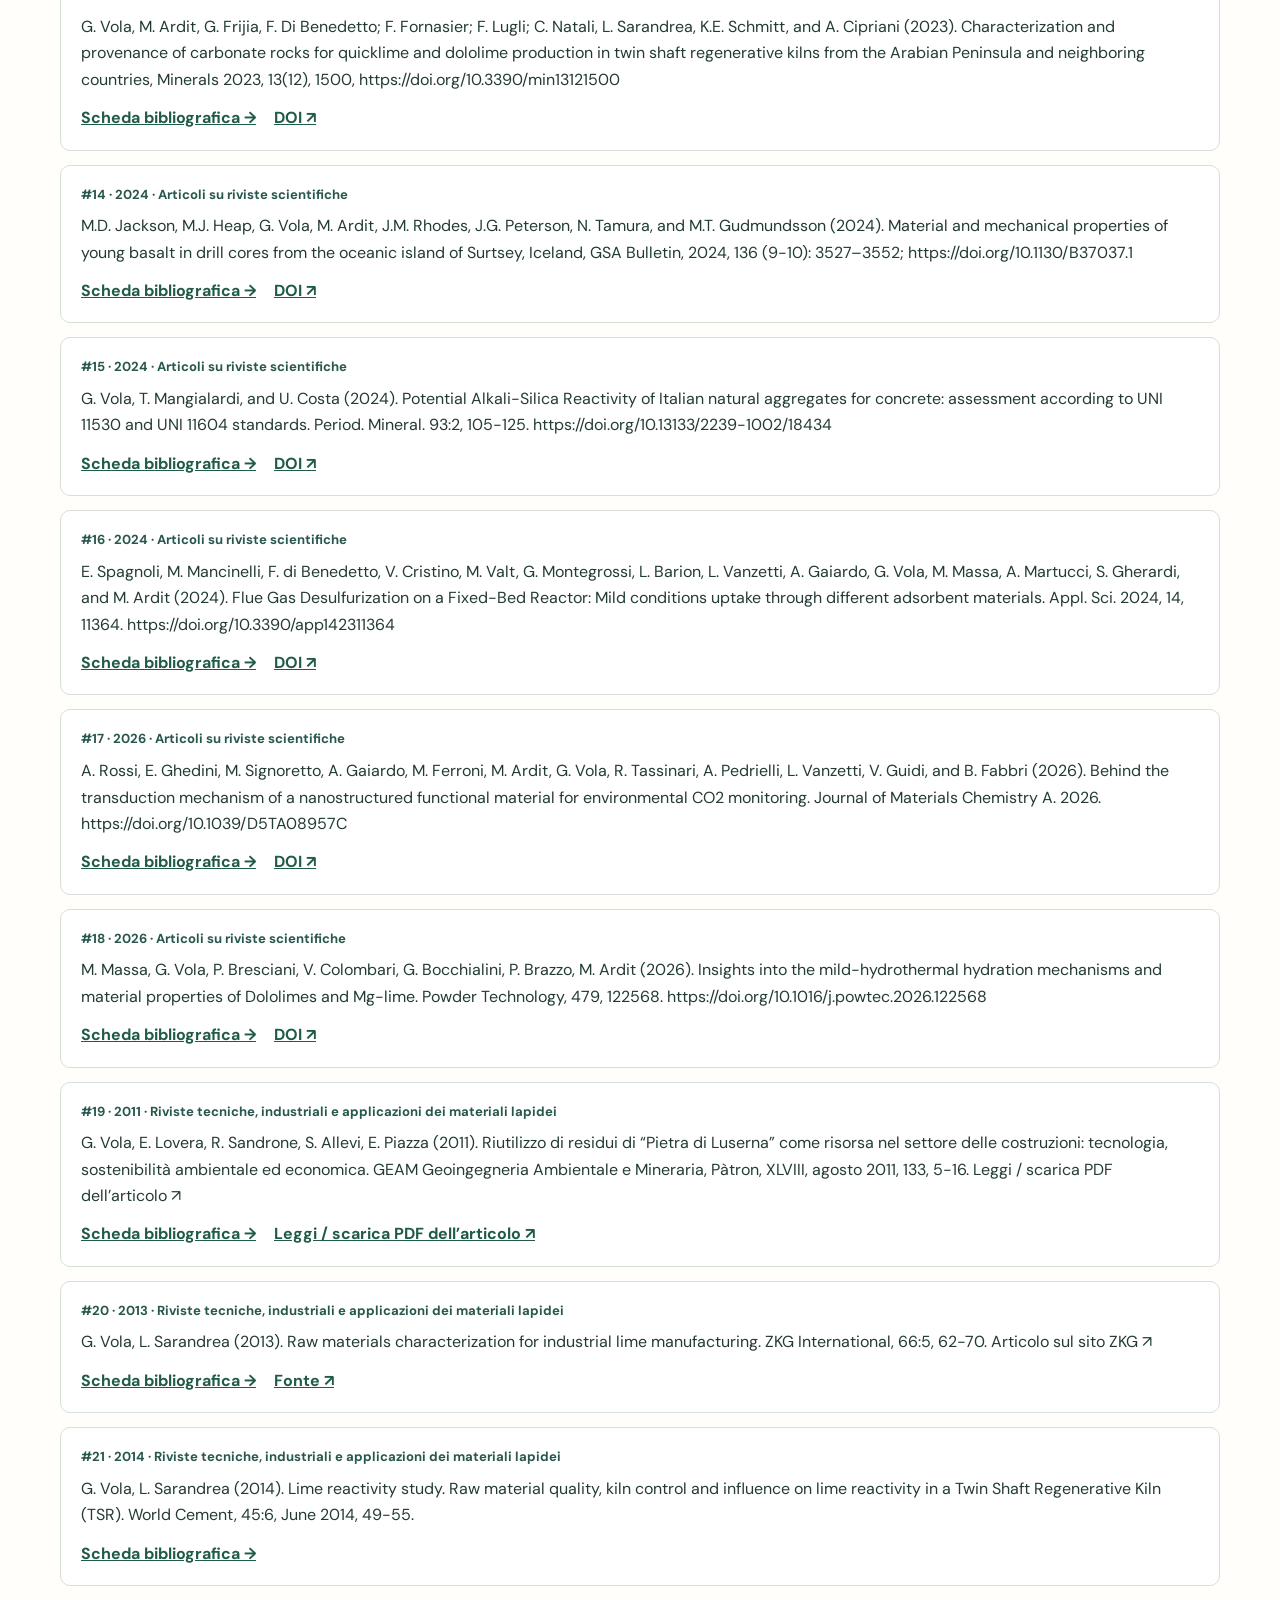
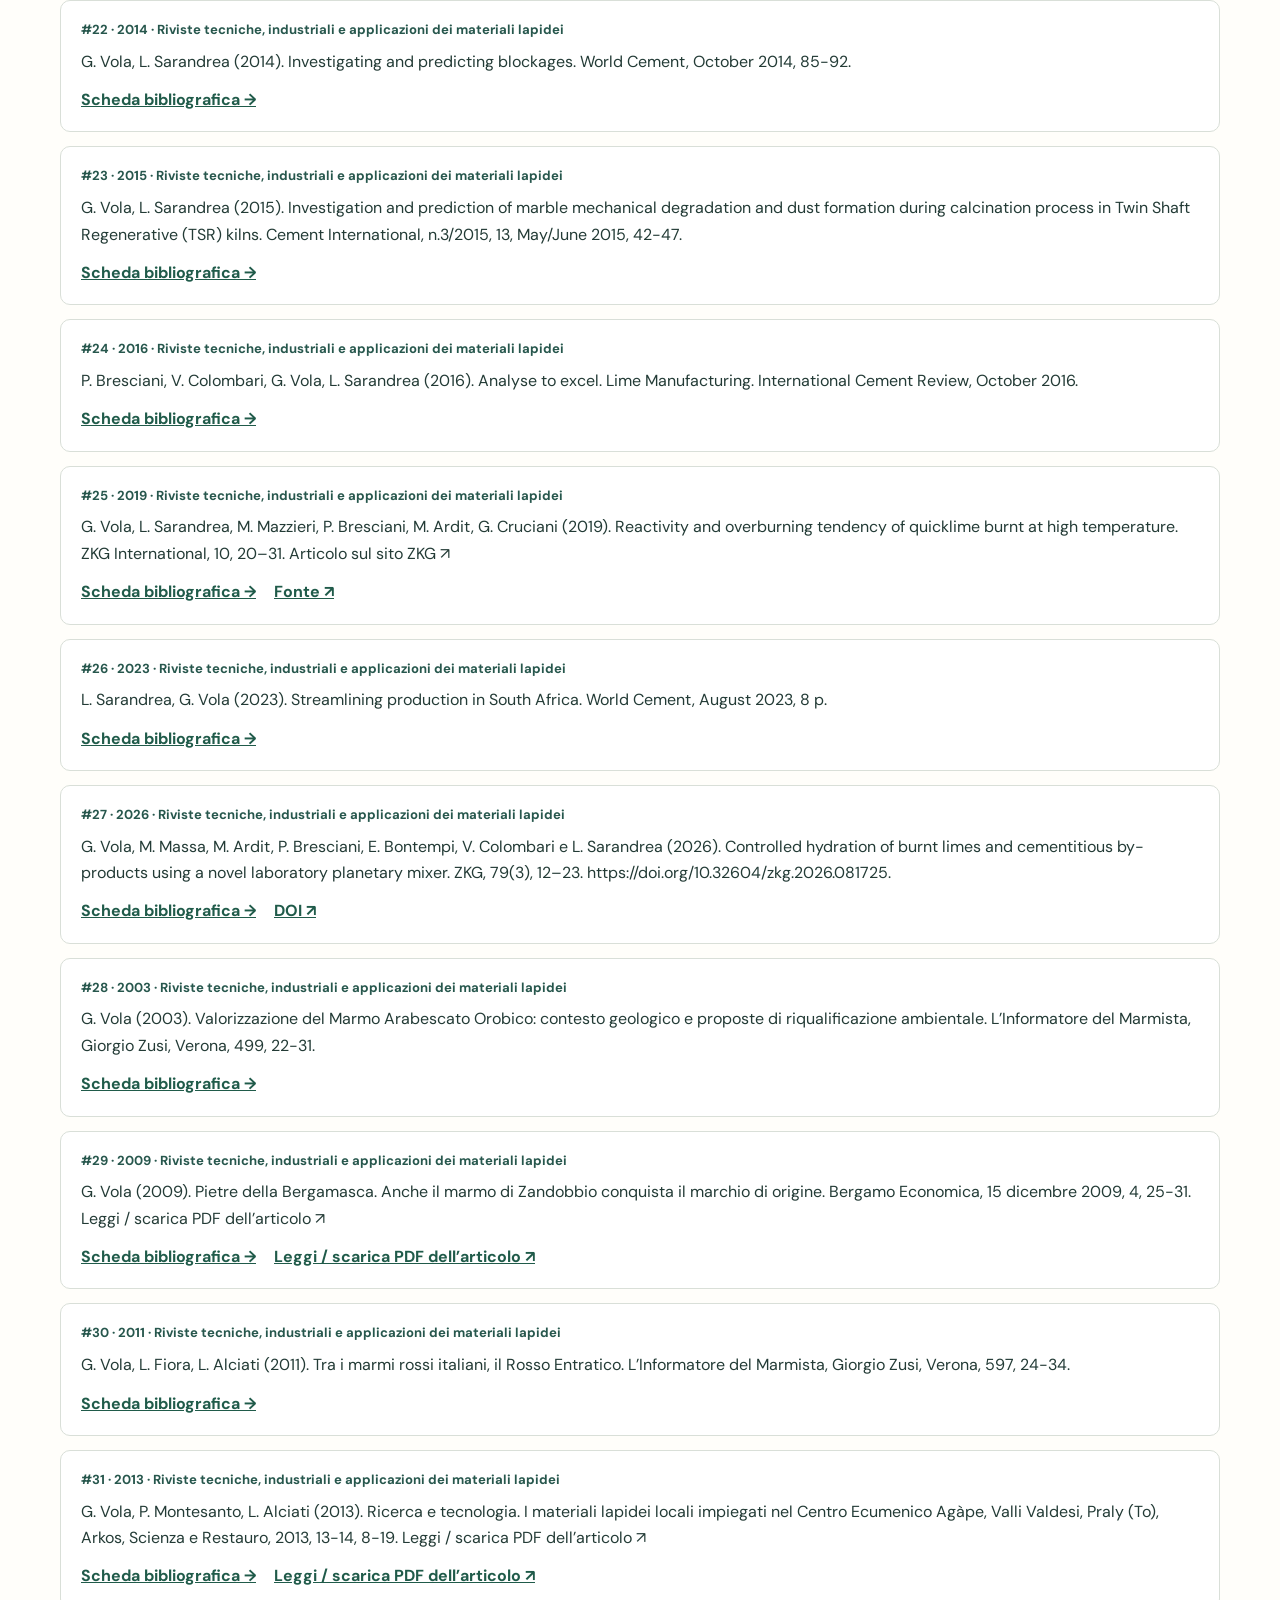
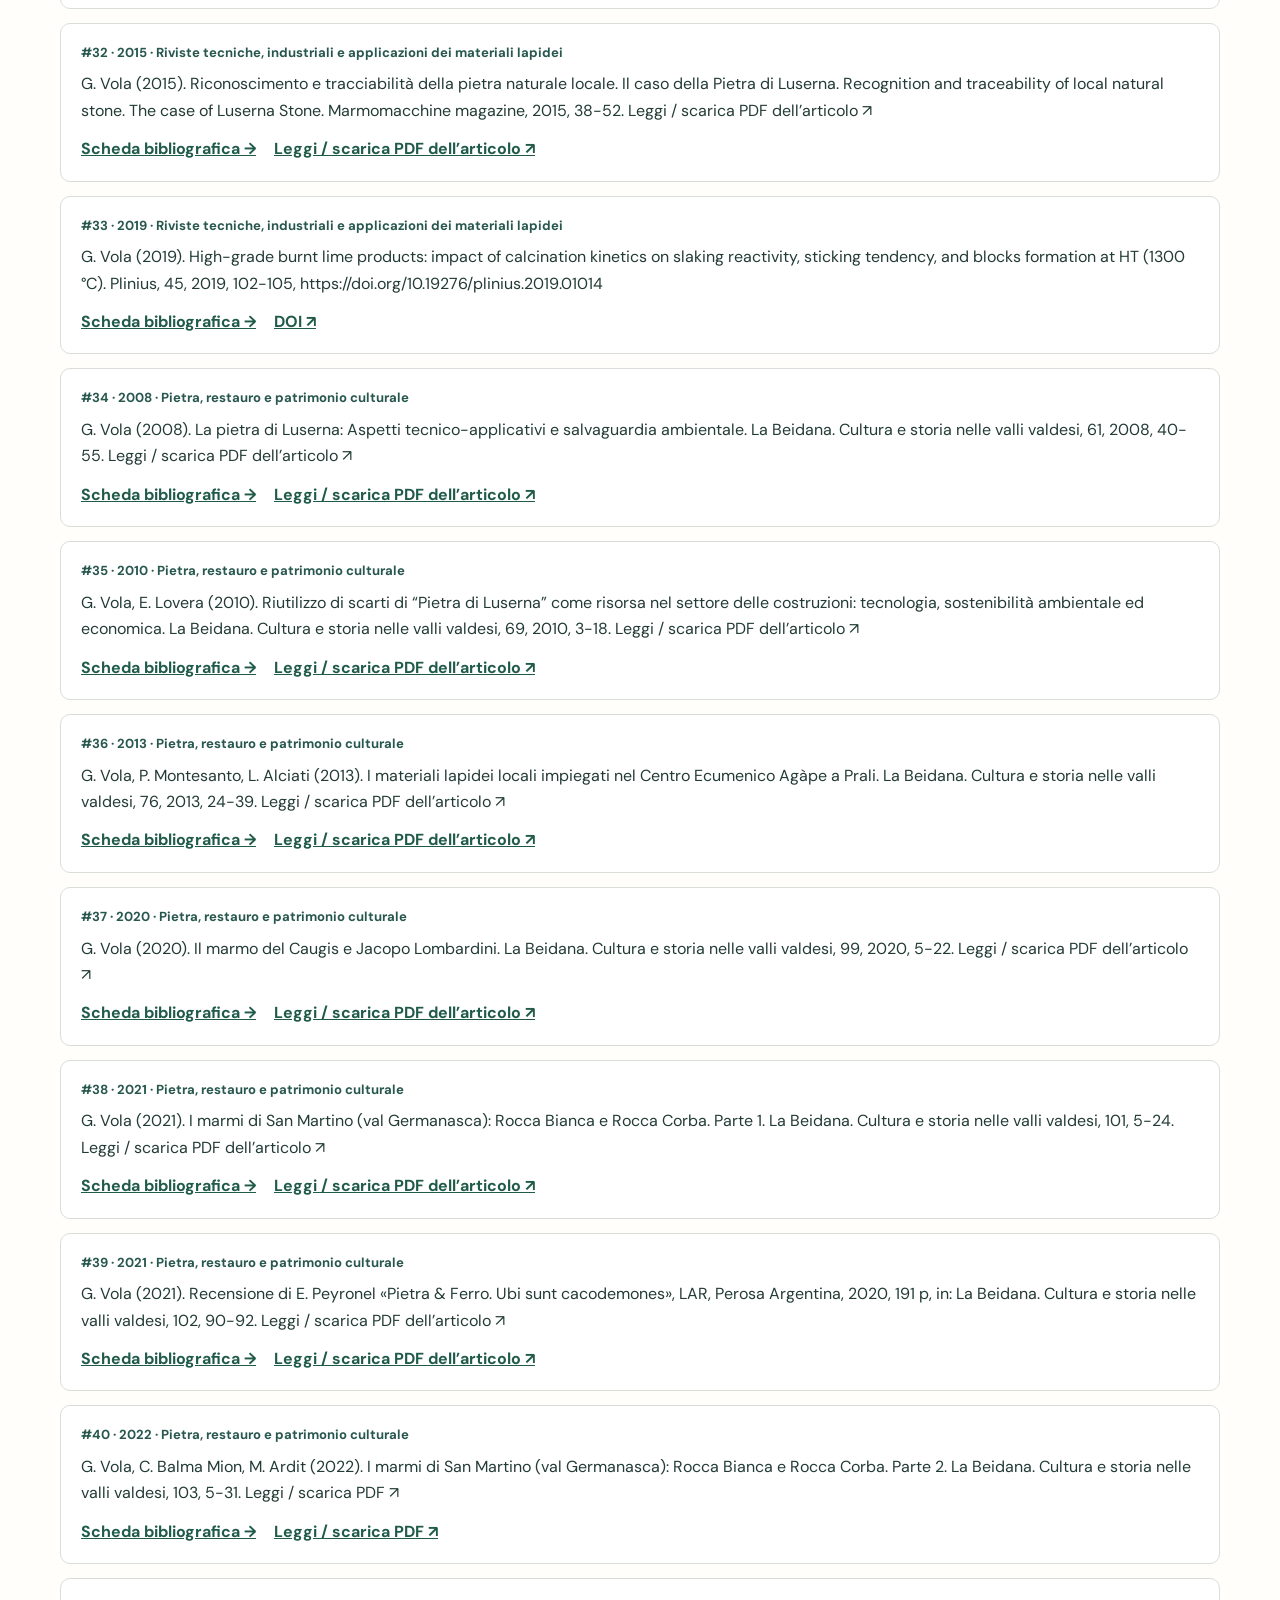
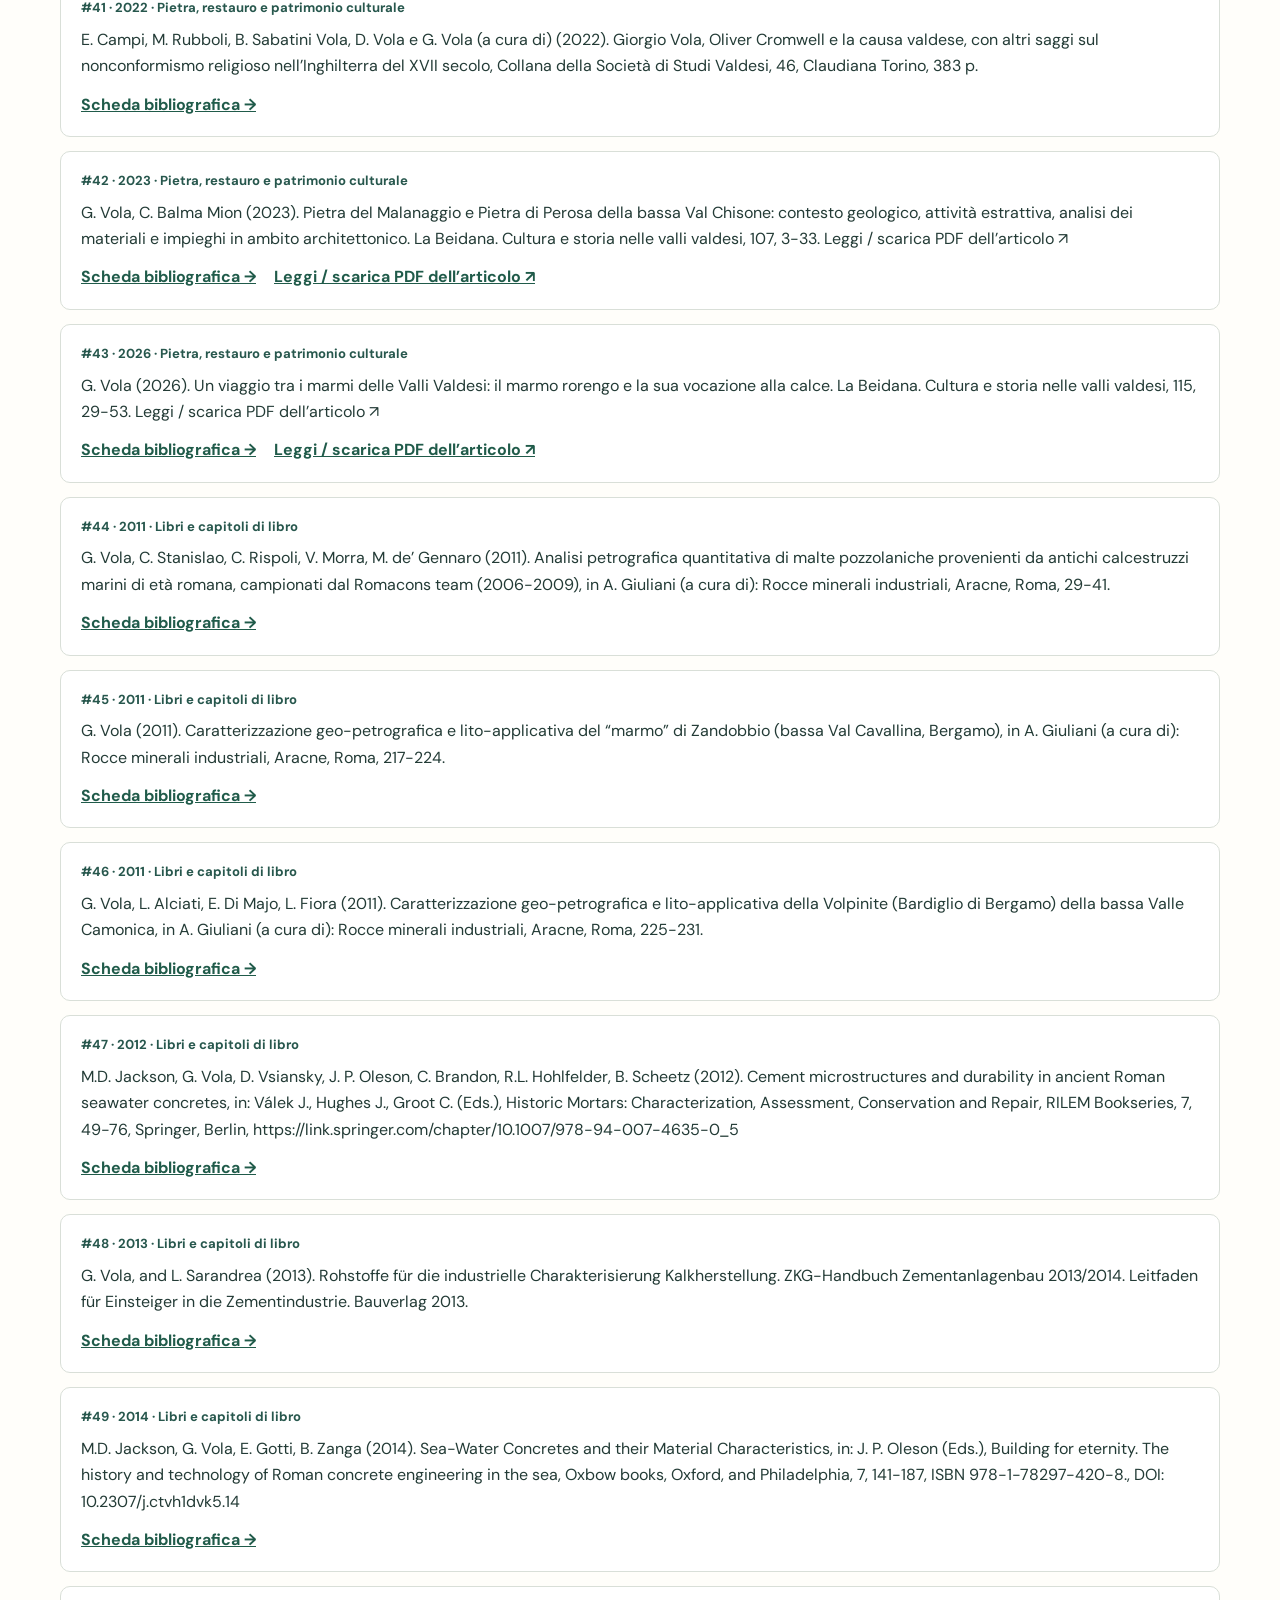
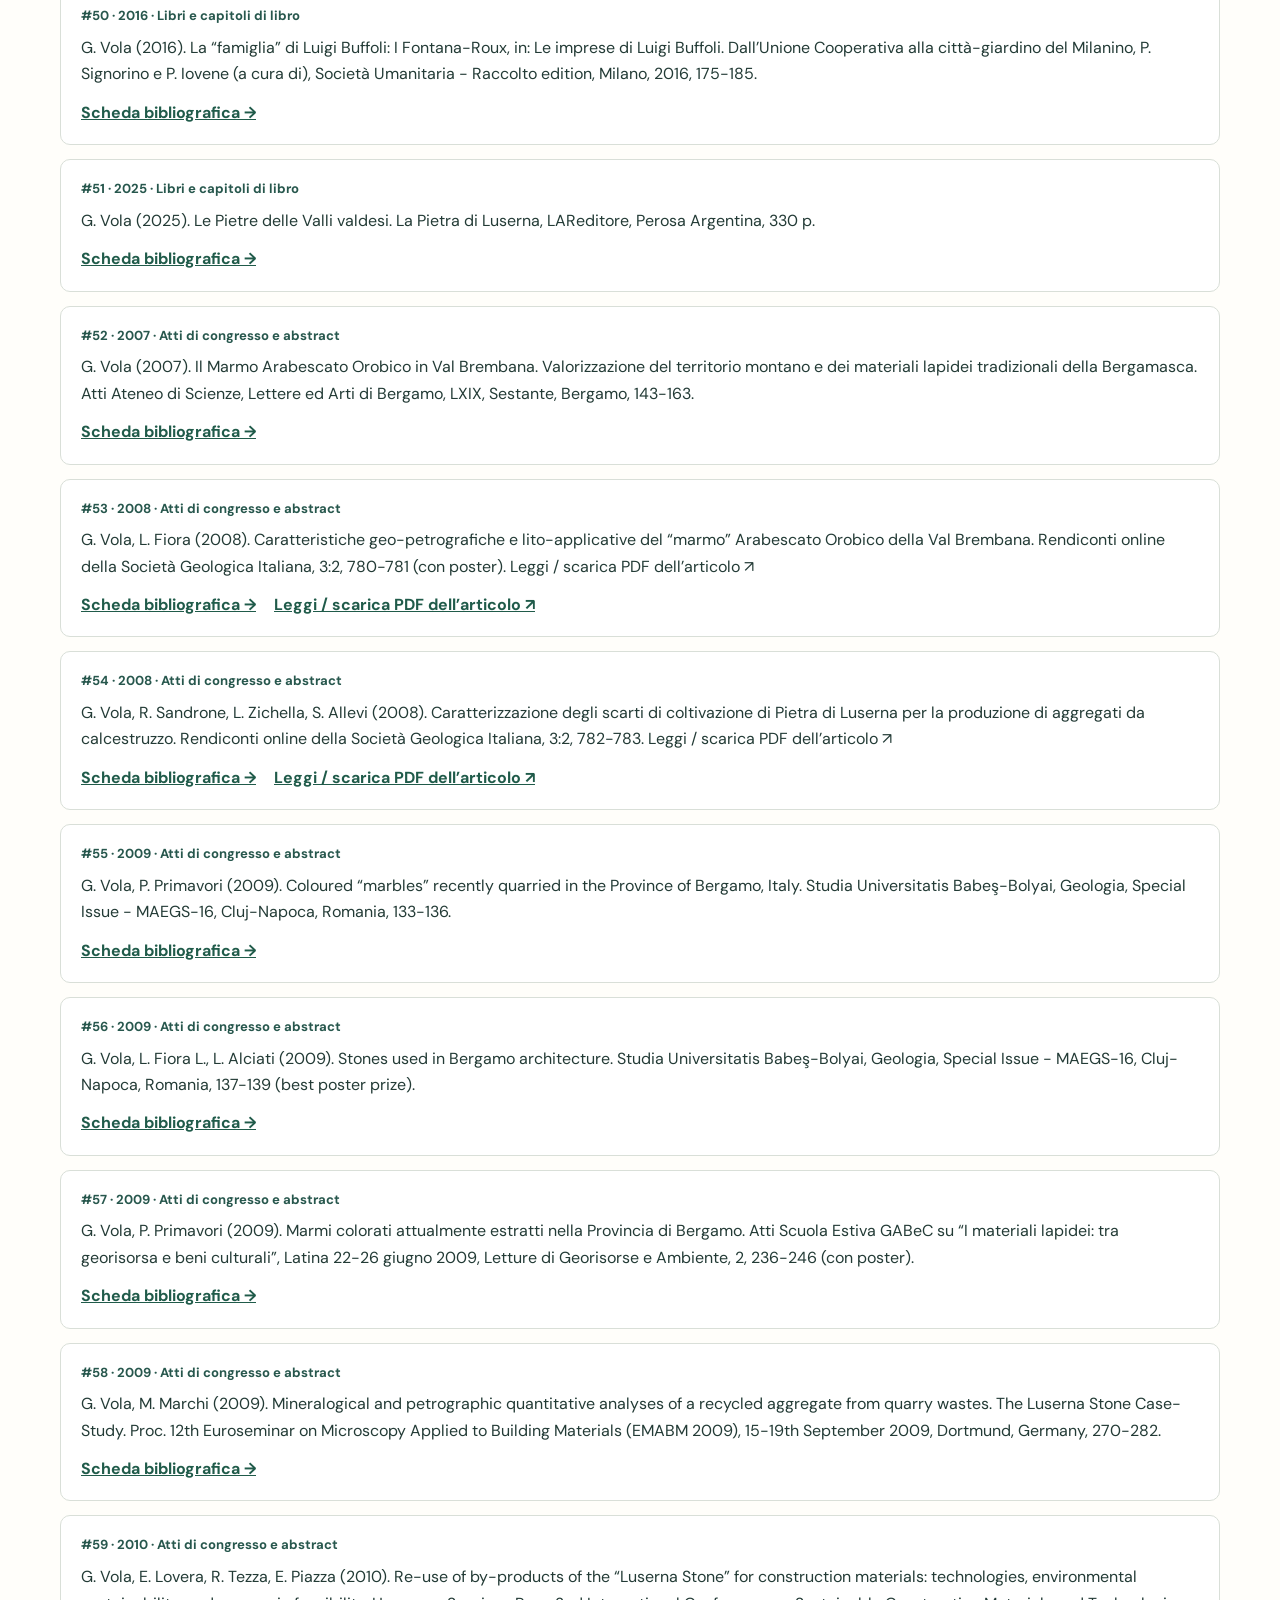
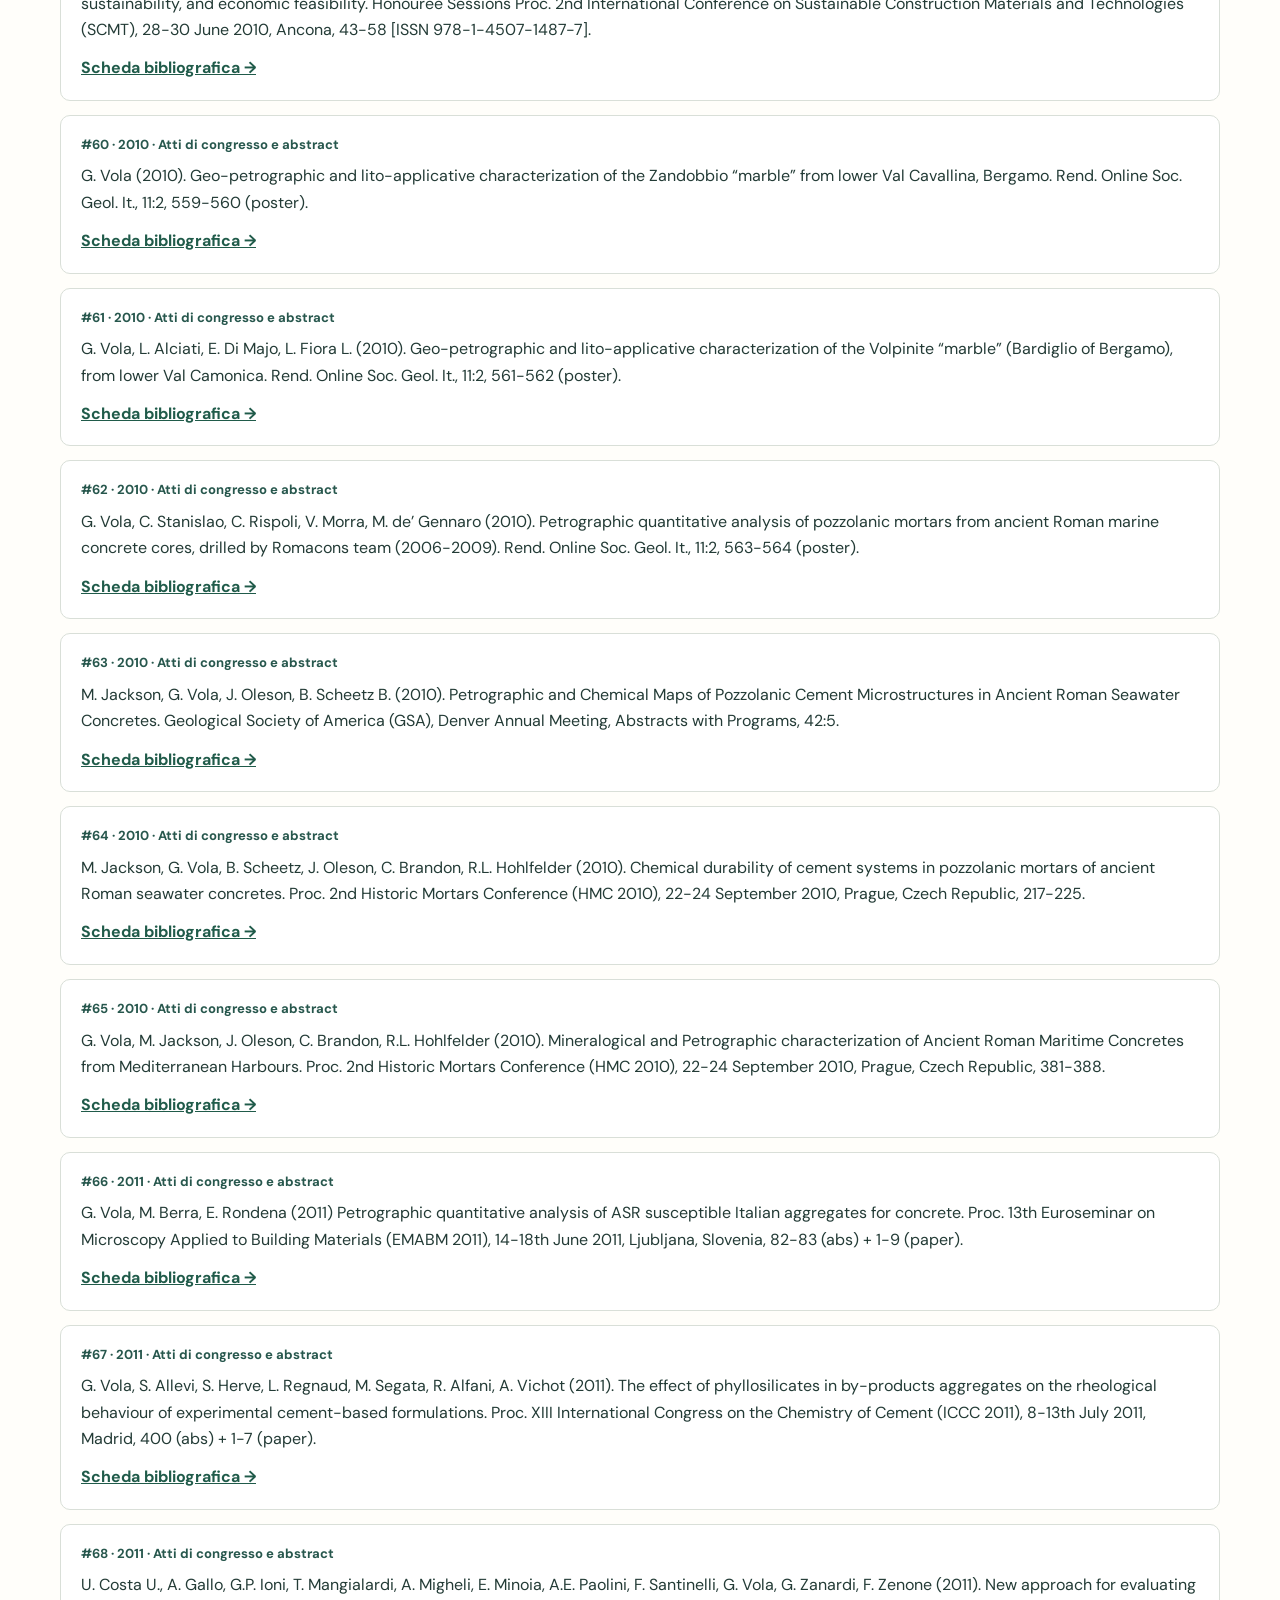
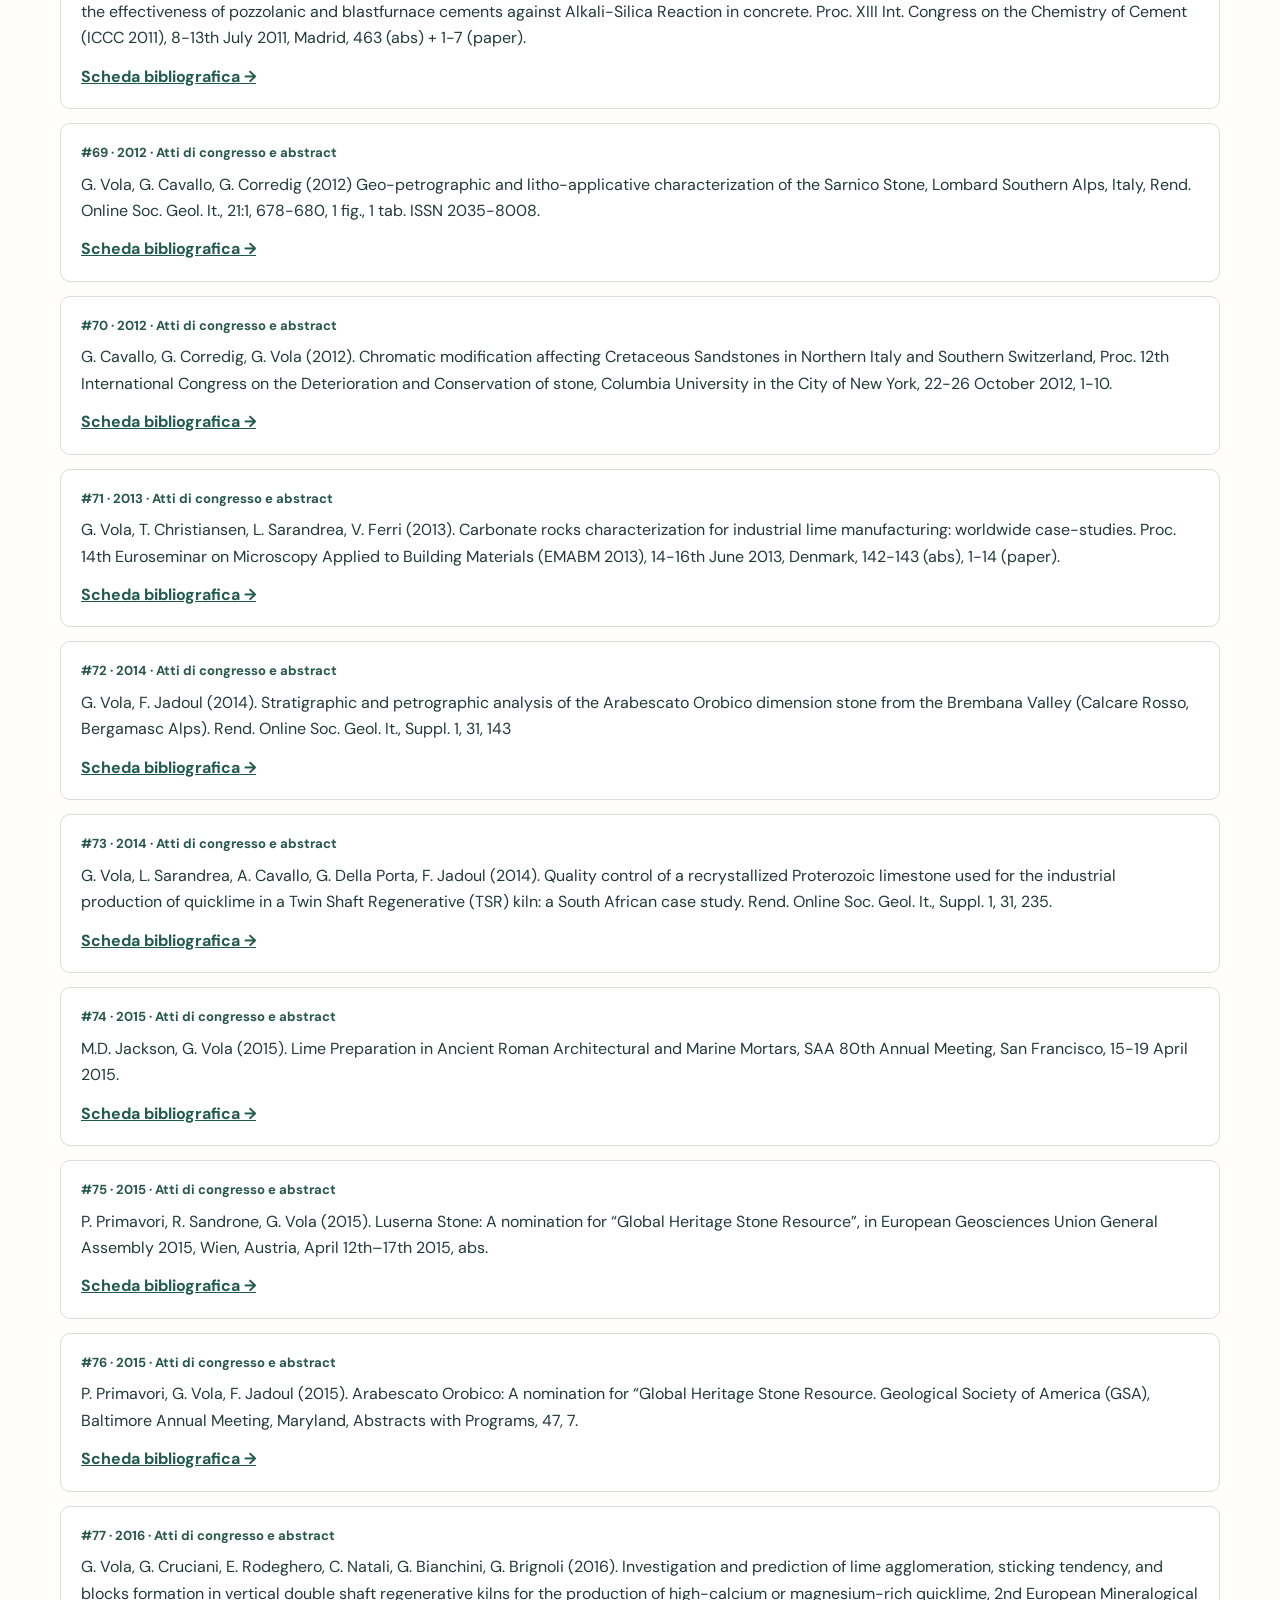
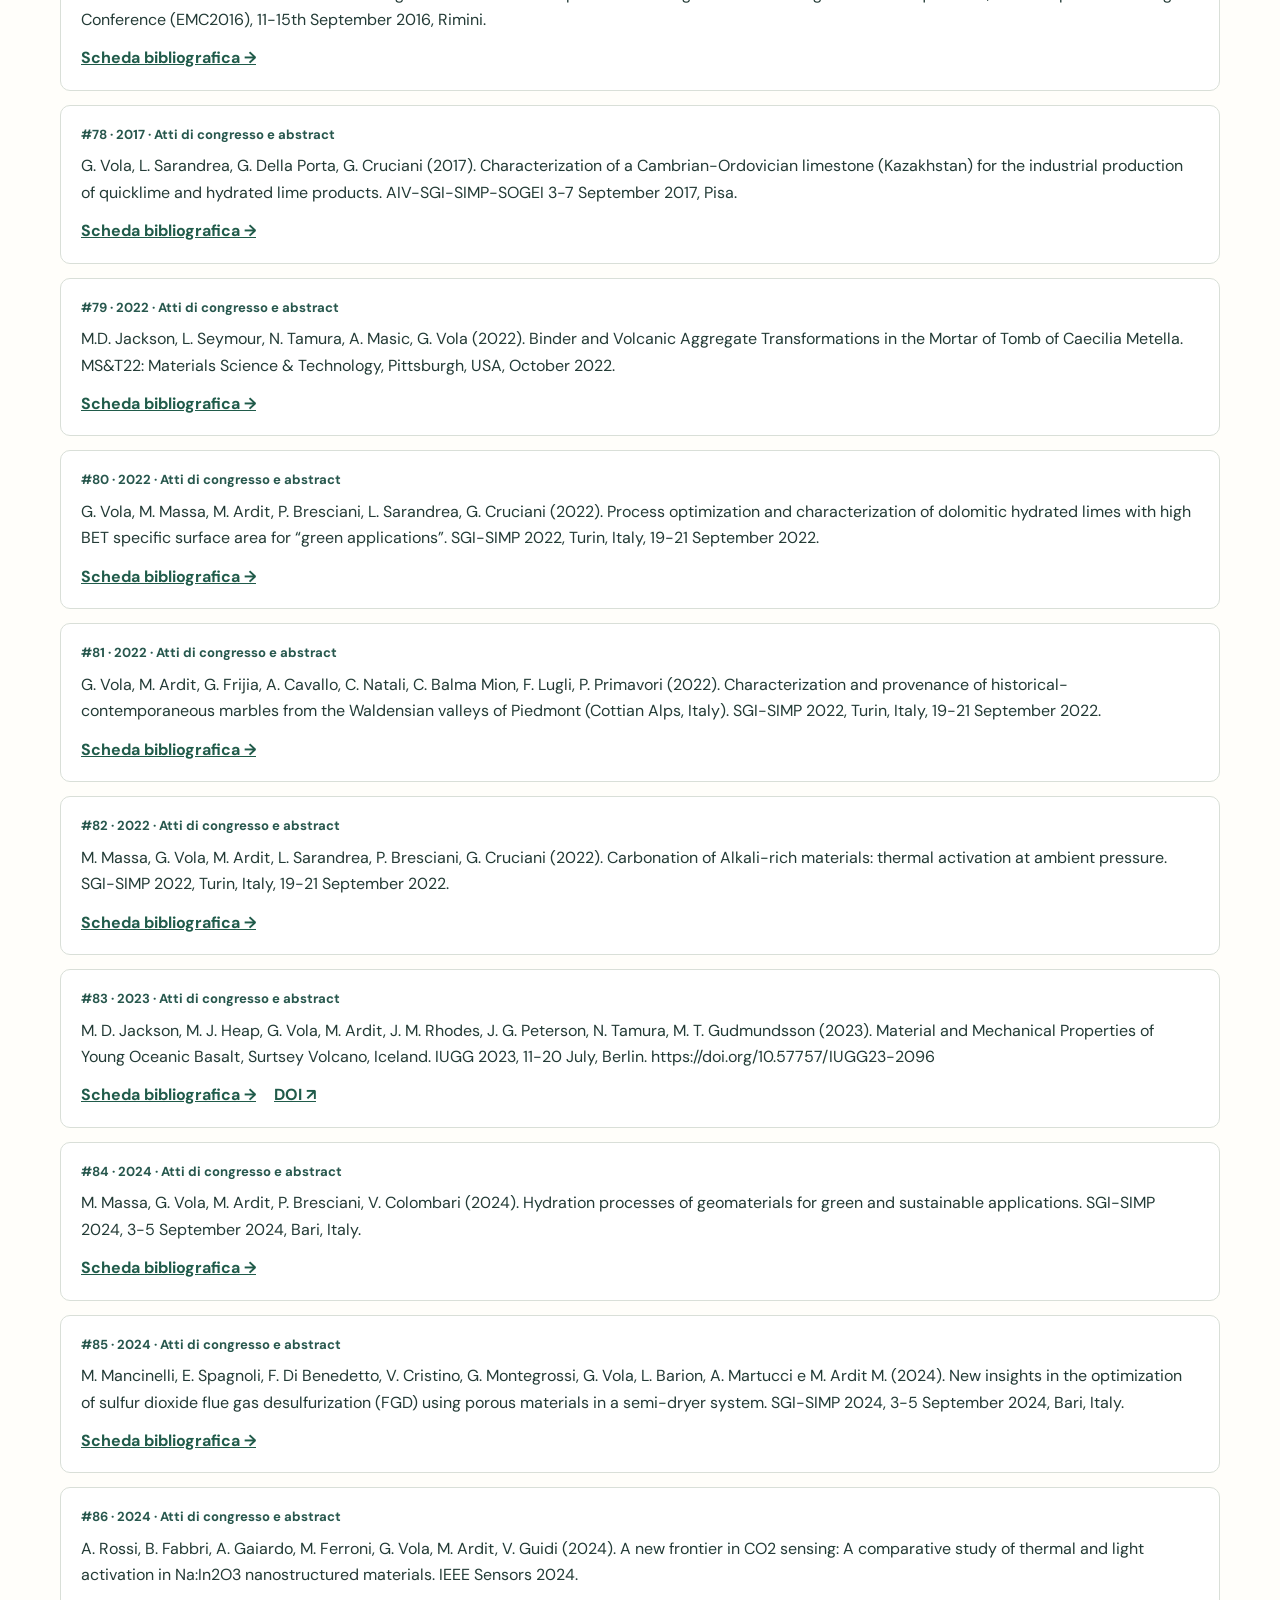
<file: archivio-pubblicazioni.html>
<!DOCTYPE html>
<html lang="it">
<head>
<meta charset="utf-8">
<meta name="viewport" content="width=device-width,initial-scale=1">
<link rel="canonical" href="https://gabriele-vola.github.io/archivio-pubblicazioni.html">
<meta name="description" content="Archivio ricercabile delle pubblicazioni scientifiche di Gabriele Vola: ricerca per autore, titolo, anno, tipologia e DOI.">
<meta property="og:title" content="Archivio pubblicazioni | Gabriele Vola">
<meta property="og:description" content="Bibliografia scientifica ricercabile per titolo, anno e tipologia, con collegamenti agli identificativi DOI.">
<title>Archivio pubblicazioni | Gabriele Vola</title>
<link rel="stylesheet" href="style.css">
<meta property="og:type" content="website">
<meta property="og:url" content="https://gabriele-vola.github.io/archivio-pubblicazioni.html">
<meta property="og:locale" content="it_IT">
<meta property="og:site_name" content="Gabriele Vola – Ricerca scientifica">
<meta property="og:image" content="https://gabriele-vola.github.io/images/caugis.jpg">
<meta name="twitter:card" content="summary_large_image">
<script type="application/ld+json">{"@context":"https://schema.org","@type":"CollectionPage","name":"Archivio ricercabile delle pubblicazioni di Gabriele Vola","url":"https://gabriele-vola.github.io/archivio-pubblicazioni.html","inLanguage":"it-IT","mainEntity":{"@type":"ItemList","numberOfItems":90}}</script>
</head>
<body><a class="skip" href="#contenuto">Salta al contenuto</a>
<header class="header"><div class="shell nav"><a class="brand" href="index.html#inizio"><strong>GABRIELE VOLA</strong><span>GEOLOGO · Ph.D.</span></a><button aria-controls="links" aria-expanded="false" aria-label="Apri menu" class="menu" id="menuToggle">☰</button><nav aria-label="Navigazione principale" id="links" class="site-nav">
<a href="index.html">Home</a>
<details class="nav-dropdown"><summary>Ricerca</summary><div class="nav-submenu"><a href="index.html#ricerca">Aree di ricerca</a><a href="progetti-ricerca.html">Progetti di ricerca</a><a href="metodologie.html">Metodologie</a><a href="index.html#collaborazioni">Collaborazioni</a></div></details>
<details class="nav-dropdown"><summary>Pietre e territorio</summary><div class="nav-submenu"><a href="pietre-valdesi.html">Pietre delle Valli valdesi</a><a href="marmi-valdesi.html">Marmi delle Valli valdesi</a><a href="pietre-bergamasca.html">Pietre della Bergamasca</a></div></details>
<details class="nav-dropdown"><summary>Pubblicazioni</summary><div class="nav-submenu"><a href="bibliografia.html">Bibliografia completa</a><a href="archivio-pubblicazioni.html" aria-current="page">Archivio ricercabile</a><a href="poster-scientifici.html">Poster scientifici</a><a href="zenodo-guida.html">Depositi Zenodo</a></div></details>
<a href="calendario-eventi.html">Eventi</a>
<a href="index.html#contatti">Contatti</a>
</nav></div></header>
<main id="contenuto"><section class="marbles-heading"><div class="shell"><p class="eyebrow">RICERCA SCIENTIFICA · REPERTORIO BIBLIOGRAFICO</p><h1>Archivio delle pubblicazioni</h1><p class="lead">Consulta e ricerca la produzione scientifica per titolo, autore, anno e tipologia. Ogni scheda rimanda alla bibliografia completa, ai DOI e ai PDF degli articoli disponibili.</p></div></section>
<section class="section shell archive-layout"><p>Questo archivio utilizza direttamente i dati della <a href="bibliografia.html">bibliografia completa</a>: i numeri delle pubblicazioni e i collegamenti restano quindi coerenti. La presenza di una citazione o di un DOI <strong>non implica che il PDF sia liberamente scaricabile</strong>.</p>
<div class="archive-filters"><label for="archive-search">Cerca nei riferimenti</label><input id="archive-search" type="search" placeholder="Titolo, autore, parola chiave, anno…" autocomplete="off">
<label for="archive-group">Tipologia</label><select id="archive-group"><option value="">Tutte le tipologie</option></select>
<label for="archive-year">Anno</label><select id="archive-year"><option value="">Tutti gli anni</option></select>
<button type="button" id="archive-reset">Azzera filtri</button></div>
<noscript><p>La ricerca con filtri richiede JavaScript. L’elenco completo delle 90 pubblicazioni rimane consultabile qui sotto.</p></noscript>
<p class="archive-status" id="archive-count" role="status" aria-live="polite">90 pubblicazioni disponibili. Usa i filtri per affinare la ricerca.</p>
<!-- Elenco HTML statico: 90 schede accessibili anche senza JavaScript. La ricerca interattiva legge bibliografia.html. -->
<div id="archive-results" class="archive-results">
<article class="archive-record archive-static-record"><p class="archive-record-meta">#1 · 2010 · Articoli su riviste scientifiche</p><p class="archive-record-text">G. Vola, M. Marchi (2010). Quantitative phase analysis (QPA) of the Luserna Stone. Period. Mineral. 79:2, 45-60, https://doi.org/10.2451/2010PM0009 Leggi / scarica PDF dell’articolo ↗</p><p class="archive-record-links"><a href="bibliografia.html#pub-1">Scheda bibliografica e documenti →</a></p></article>
<article class="archive-record archive-static-record"><p class="archive-record-meta">#2 · 2011 · Articoli su riviste scientifiche</p><p class="archive-record-text">G. Vola, E. Gotti, C. Brandon, J.P. Oleson, and R.L. Hohlfelder (2011). Chemical, mineralogical and petrographic characterization of Roman ancient hydraulic concretes cores from Santa Liberata, Italy, and Caesarea Palestinae, Israel. Period. Mineral. 80:2, 317-338, https://doi.org/10.2451/2011PM0023 Leggi / scarica PDF dell’articolo ↗</p><p class="archive-record-links"><a href="bibliografia.html#pub-2">Scheda bibliografica e documenti →</a></p></article>
<article class="archive-record archive-static-record"><p class="archive-record-meta">#3 · 2011 · Articoli su riviste scientifiche</p><p class="archive-record-text">C. Stanislao, C. Rispoli, G. Vola, P. Cappelletti, V. Morra, and M. de’ Gennaro (2011). Contribution to the knowledge of ancient Roman seawater concretes: the Phlegrean pozzolan adopted in the construction of the harbour at Soli-Pompeiopolis (Mersin, Turkey). Period. Mineral. 80:3, 471-488, https://doi.org/10.2451/2011PM0031 Leggi / scarica PDF (editore) ↗</p><p class="archive-record-links"><a href="bibliografia.html#pub-3">Scheda bibliografica e documenti →</a></p></article>
<article class="archive-record archive-static-record"><p class="archive-record-meta">#4 · 2013 · Articoli su riviste scientifiche</p><p class="archive-record-text">M.D. Jackson, S. Chae, S. Mulcahy, C. Meral, R. Taylor, P. Li, A.M. Emwas, J. Moon, S. Yoon, G. Vola, H.R. Wenk, and P.J.M. Monteiro (2013). Unlocking the secrets of Al-tobermorite in Roman seawater concrete. American Mineralogist, 98, 1669–1687, https://doi.org/10.2138/am.2013.4484</p><p class="archive-record-links"><a href="bibliografia.html#pub-4">Scheda bibliografica e documenti →</a></p></article>
<article class="archive-record archive-static-record"><p class="archive-record-meta">#5 · 2014 · Articoli su riviste scientifiche</p><p class="archive-record-text">G. Vola, and F. Jadoul (2014) Applied stratigraphy and carbonate petrography of the Arabescato Orobico dimension stone from the Bergamasc Alps (Calcare Rosso, Italy). Italian Journal of Geosciences, 133:2, 294-314, https://doi.org/10.3301/IJG.2014.11</p><p class="archive-record-links"><a href="bibliografia.html#pub-5">Scheda bibliografica e documenti →</a></p></article>
<article class="archive-record archive-static-record"><p class="archive-record-meta">#6 · 2018 · Articoli su riviste scientifiche</p><p class="archive-record-text">G. Vola, L. Sarandrea, G. Della Porta, A. Cavallo, F. Jadoul, and G. Cruciani (2018). The influence of petrography, mineralogy, and chemistry on burnability and reactivity of quicklime produced in Twin Shaft Regenerative (TSR) kilns from Neoarchean limestone (Transvaal Supergroup, South Africa), Mineralogy and Petrology, 112, 555–576 (2018), https://doi.org/10.1007/s00710-017-0542-y</p><p class="archive-record-links"><a href="bibliografia.html#pub-6">Scheda bibliografica e documenti →</a></p></article>
<article class="archive-record archive-static-record"><p class="archive-record-meta">#7 · 2019 · Articoli su riviste scientifiche</p><p class="archive-record-text">G. Vola, P. Bresciani, E. Rodeghero, L. Sarandrea, and G. Cruciani (2019). Impact of rock fabric, thermal behavior, and carbonate decomposition kinetics on quicklime industrial production and slaking reactivity. Journal of Thermal Analysis and Calorimetry, 136, 967–993 (2019), https://doi.org/10.1007/s10973-018-7769-7</p><p class="archive-record-links"><a href="bibliografia.html#pub-7">Scheda bibliografica e documenti →</a></p></article>
<article class="archive-record archive-static-record"><p class="archive-record-meta">#8 · 2021 · Articoli su riviste scientifiche</p><p class="archive-record-text">E. Spagnoli, S. Krik, B. Fabbri, M. Valt, M. Ardit, A. Gaiardo, L. Vanzetti, M. Della Ciana, V. Cristino, G. Vola, S. Caramori, C. Malagù, and V. Guidi (2021). Development and characterization of WO3 nanoflakes for selective ethanol sensing. Sensors and Actuators B: Chemical, Volume 347, 15 November 2021, 130593, https://doi.org/10.1016/j.snb.2021.130593</p><p class="archive-record-links"><a href="bibliografia.html#pub-8">Scheda bibliografica e documenti →</a></p></article>
<article class="archive-record archive-static-record"><p class="archive-record-meta">#9 · 2021 · Articoli su riviste scientifiche</p><p class="archive-record-text">G. Vola, M. Ardit, L. Sarandrea, G. Brignoli, C. Natali, A. Cavallo, G. Bianchini, and G. Cruciani (2021). Investigation and prediction of sticking tendency, blocks formation and occasional melting of lime at HT (1300 °C) by the Overburning Test method. Construction and Building Materials, 294, 2 August 2021, 123577, https://doi.org/10.1016/j.conbuildmat.2021.123577</p><p class="archive-record-links"><a href="bibliografia.html#pub-9">Scheda bibliografica e documenti →</a></p></article>
<article class="archive-record archive-static-record"><p class="archive-record-meta">#10 · 2022 · Articoli su riviste scientifiche</p><p class="archive-record-text">E. Spagnoli, A. Gaiardo, B. Fabbri, M. Valt, S. Krik, M. Ardit, G. Cruciani, M. Della Ciana, L. Vanzetti, G. Vola, S. Gherardi, P. Bellutti, C. Malagù, and V. Guidi (2022). Design of a Metal-Oxide Solid Solution for Sub-ppm H2 Detection. ACS Sensors, febbraio 2022, 7, 2, 573–583, https://pubs.acs.org/doi/10.1021/acssensors.1c02481</p><p class="archive-record-links"><a href="bibliografia.html#pub-10">Scheda bibliografica e documenti →</a></p></article>
<article class="archive-record archive-static-record"><p class="archive-record-meta">#11 · 2022 · Articoli su riviste scientifiche</p><p class="archive-record-text">G. Vola, M. Ardit, G. Frijia, A. Cavallo, C. Natali, C. Balma Mion, F. Lugli, and P. Primavori (2022). Archaeometric characterization of historical-contemporaneous marbles from the Waldensian Valleys of Piedmont (Dora-Maira Unit, Cottian Alps, NW Italy). J. Archaeol. Sci. Rep., 45, October 2022, 103562; https://doi.org/10.1016/j.jasrep.2022.103562</p><p class="archive-record-links"><a href="bibliografia.html#pub-11">Scheda bibliografica e documenti →</a></p></article>
<article class="archive-record archive-static-record"><p class="archive-record-meta">#12 · 2022 · Articoli su riviste scientifiche</p><p class="archive-record-text">E. Spagnoli, B. Fabbri, A. Gaiardo, M. Valt, M. Ardit, S. Krik, G. Cruciani, M. Della Ciana, L. Vanzetti, G. Vola, F. Di Benedetto, A. Migliori, C. Malagù, and V. Guidi (2022). Design of a metal-oxide solid solution for selective detection of ethanol with marginal influence by humidity, Sensors and Actuators B: Chemical, Volume 370, 1 November 2022, 132426, https://doi.org/10.1016/j.snb.2022.132426</p><p class="archive-record-links"><a href="bibliografia.html#pub-12">Scheda bibliografica e documenti →</a></p></article>
<article class="archive-record archive-static-record"><p class="archive-record-meta">#13 · 2023 · Articoli su riviste scientifiche</p><p class="archive-record-text">G. Vola, M. Ardit, G. Frijia, F. Di Benedetto; F. Fornasier; F. Lugli; C. Natali, L. Sarandrea, K.E. Schmitt, and A. Cipriani (2023). Characterization and provenance of carbonate rocks for quicklime and dololime production in twin shaft regenerative kilns from the Arabian Peninsula and neighboring countries, Minerals 2023, 13(12), 1500, https://doi.org/10.3390/min13121500</p><p class="archive-record-links"><a href="bibliografia.html#pub-13">Scheda bibliografica e documenti →</a></p></article>
<article class="archive-record archive-static-record"><p class="archive-record-meta">#14 · 2024 · Articoli su riviste scientifiche</p><p class="archive-record-text">M.D. Jackson, M.J. Heap, G. Vola, M. Ardit, J.M. Rhodes, J.G. Peterson, N. Tamura, and M.T. Gudmundsson (2024). Material and mechanical properties of young basalt in drill cores from the oceanic island of Surtsey, Iceland, GSA Bulletin, 2024, 136 (9-10): 3527–3552; https://doi.org/10.1130/B37037.1</p><p class="archive-record-links"><a href="bibliografia.html#pub-14">Scheda bibliografica e documenti →</a></p></article>
<article class="archive-record archive-static-record"><p class="archive-record-meta">#15 · 2024 · Articoli su riviste scientifiche</p><p class="archive-record-text">G. Vola, T. Mangialardi, and U. Costa (2024). Potential Alkali-Silica Reactivity of Italian natural aggregates for concrete: assessment according to UNI 11530 and UNI 11604 standards. Period. Mineral. 93:2, 105-125. https://doi.org/10.13133/2239-1002/18434</p><p class="archive-record-links"><a href="bibliografia.html#pub-15">Scheda bibliografica e documenti →</a></p></article>
<article class="archive-record archive-static-record"><p class="archive-record-meta">#16 · 2024 · Articoli su riviste scientifiche</p><p class="archive-record-text">E. Spagnoli, M. Mancinelli, F. di Benedetto, V. Cristino, M. Valt, G. Montegrossi, L. Barion, L. Vanzetti, A. Gaiardo, G. Vola, M. Massa, A. Martucci, S. Gherardi, and M. Ardit (2024). Flue Gas Desulfurization on a Fixed-Bed Reactor: Mild conditions uptake through different adsorbent materials. Appl. Sci. 2024, 14, 11364. https://doi.org/10.3390/app142311364</p><p class="archive-record-links"><a href="bibliografia.html#pub-16">Scheda bibliografica e documenti →</a></p></article>
<article class="archive-record archive-static-record"><p class="archive-record-meta">#17 · 2026 · Articoli su riviste scientifiche</p><p class="archive-record-text">A. Rossi, E. Ghedini, M. Signoretto, A. Gaiardo, M. Ferroni, M. Ardit, G. Vola, R. Tassinari, A. Pedrielli, L. Vanzetti, V. Guidi, and B. Fabbri (2026). Behind the transduction mechanism of a nanostructured functional material for environmental CO2 monitoring. Journal of Materials Chemistry A. 2026. https://doi.org/10.1039/D5TA08957C</p><p class="archive-record-links"><a href="bibliografia.html#pub-17">Scheda bibliografica e documenti →</a></p></article>
<article class="archive-record archive-static-record"><p class="archive-record-meta">#18 · 2026 · Articoli su riviste scientifiche</p><p class="archive-record-text">M. Massa, G. Vola, P. Bresciani, V. Colombari, G. Bocchialini, P. Brazzo, M. Ardit (2026). Insights into the mild-hydrothermal hydration mechanisms and material properties of Dololimes and Mg-lime. Powder Technology, 479, 122568. https://doi.org/10.1016/j.powtec.2026.122568</p><p class="archive-record-links"><a href="bibliografia.html#pub-18">Scheda bibliografica e documenti →</a></p></article>
<article class="archive-record archive-static-record"><p class="archive-record-meta">#19 · 2011 · Riviste tecniche, industriali e applicazioni dei materiali lapidei</p><p class="archive-record-text">G. Vola, E. Lovera, R. Sandrone, S. Allevi, E. Piazza (2011). Riutilizzo di residui di “Pietra di Luserna” come risorsa nel settore delle costruzioni: tecnologia, sostenibilità ambientale ed economica. GEAM Geoingegneria Ambientale e Mineraria, Pàtron, XLVIII, agosto 2011, 133, 5-16. Leggi / scarica PDF dell’articolo ↗</p><p class="archive-record-links"><a href="bibliografia.html#pub-19">Scheda bibliografica e documenti →</a></p></article>
<article class="archive-record archive-static-record"><p class="archive-record-meta">#20 · 2013 · Riviste tecniche, industriali e applicazioni dei materiali lapidei</p><p class="archive-record-text">G. Vola, L. Sarandrea (2013). Raw materials characterization for industrial lime manufacturing. ZKG International, 66:5, 62-70. Articolo sul sito ZKG ↗</p><p class="archive-record-links"><a href="bibliografia.html#pub-20">Scheda bibliografica e documenti →</a></p></article>
<article class="archive-record archive-static-record"><p class="archive-record-meta">#21 · 2014 · Riviste tecniche, industriali e applicazioni dei materiali lapidei</p><p class="archive-record-text">G. Vola, L. Sarandrea (2014). Lime reactivity study. Raw material quality, kiln control and influence on lime reactivity in a Twin Shaft Regenerative Kiln (TSR). World Cement, 45:6, June 2014, 49-55.</p><p class="archive-record-links"><a href="bibliografia.html#pub-21">Scheda bibliografica e documenti →</a></p></article>
<article class="archive-record archive-static-record"><p class="archive-record-meta">#22 · 2014 · Riviste tecniche, industriali e applicazioni dei materiali lapidei</p><p class="archive-record-text">G. Vola, L. Sarandrea (2014). Investigating and predicting blockages. World Cement, October 2014, 85-92.</p><p class="archive-record-links"><a href="bibliografia.html#pub-22">Scheda bibliografica e documenti →</a></p></article>
<article class="archive-record archive-static-record"><p class="archive-record-meta">#23 · 2015 · Riviste tecniche, industriali e applicazioni dei materiali lapidei</p><p class="archive-record-text">G. Vola, L. Sarandrea (2015). Investigation and prediction of marble mechanical degradation and dust formation during calcination process in Twin Shaft Regenerative (TSR) kilns. Cement International, n.3/2015, 13, May/June 2015, 42-47.</p><p class="archive-record-links"><a href="bibliografia.html#pub-23">Scheda bibliografica e documenti →</a></p></article>
<article class="archive-record archive-static-record"><p class="archive-record-meta">#24 · 2016 · Riviste tecniche, industriali e applicazioni dei materiali lapidei</p><p class="archive-record-text">P. Bresciani, V. Colombari, G. Vola, L. Sarandrea (2016). Analyse to excel. Lime Manufacturing. International Cement Review, October 2016.</p><p class="archive-record-links"><a href="bibliografia.html#pub-24">Scheda bibliografica e documenti →</a></p></article>
<article class="archive-record archive-static-record"><p class="archive-record-meta">#25 · 2019 · Riviste tecniche, industriali e applicazioni dei materiali lapidei</p><p class="archive-record-text">G. Vola, L. Sarandrea, M. Mazzieri, P. Bresciani, M. Ardit, G. Cruciani (2019). Reactivity and overburning tendency of quicklime burnt at high temperature . ZKG International , 10, 20–31. Articolo sul sito ZKG ↗</p><p class="archive-record-links"><a href="bibliografia.html#pub-25">Scheda bibliografica e documenti →</a></p></article>
<article class="archive-record archive-static-record"><p class="archive-record-meta">#26 · 2023 · Riviste tecniche, industriali e applicazioni dei materiali lapidei</p><p class="archive-record-text">L. Sarandrea, G. Vola (2023). Streamlining production in South Africa. World Cement, August 2023, 8 p.</p><p class="archive-record-links"><a href="bibliografia.html#pub-26">Scheda bibliografica e documenti →</a></p></article>
<article class="archive-record archive-static-record"><p class="archive-record-meta">#27 · 2026 · Riviste tecniche, industriali e applicazioni dei materiali lapidei</p><p class="archive-record-text">G. Vola, M. Massa, M. Ardit, P. Bresciani, E. Bontempi, V. Colombari e L. Sarandrea (2026). Controlled hydration of burnt limes and cementitious by-products using a novel laboratory planetary mixer . ZKG , 79(3), 12–23. https://doi.org/10.32604/zkg.2026.081725 .</p><p class="archive-record-links"><a href="bibliografia.html#pub-27">Scheda bibliografica e documenti →</a></p></article>
<article class="archive-record archive-static-record"><p class="archive-record-meta">#28 · 2003 · Riviste tecniche, industriali e applicazioni dei materiali lapidei</p><p class="archive-record-text">G. Vola (2003). Valorizzazione del Marmo Arabescato Orobico: contesto geologico e proposte di riqualificazione ambientale. L’Informatore del Marmista, Giorgio Zusi, Verona, 499, 22-31.</p><p class="archive-record-links"><a href="bibliografia.html#pub-28">Scheda bibliografica e documenti →</a></p></article>
<article class="archive-record archive-static-record"><p class="archive-record-meta">#29 · 2009 · Riviste tecniche, industriali e applicazioni dei materiali lapidei</p><p class="archive-record-text">G. Vola (2009). Pietre della Bergamasca. Anche il marmo di Zandobbio conquista il marchio di origine. Bergamo Economica, 15 dicembre 2009, 4, 25-31. Leggi / scarica PDF dell’articolo ↗</p><p class="archive-record-links"><a href="bibliografia.html#pub-29">Scheda bibliografica e documenti →</a></p></article>
<article class="archive-record archive-static-record"><p class="archive-record-meta">#30 · 2011 · Riviste tecniche, industriali e applicazioni dei materiali lapidei</p><p class="archive-record-text">G. Vola, L. Fiora, L. Alciati (2011). Tra i marmi rossi italiani, il Rosso Entratico. L’Informatore del Marmista, Giorgio Zusi, Verona, 597, 24-34.</p><p class="archive-record-links"><a href="bibliografia.html#pub-30">Scheda bibliografica e documenti →</a></p></article>
<article class="archive-record archive-static-record"><p class="archive-record-meta">#31 · 2013 · Riviste tecniche, industriali e applicazioni dei materiali lapidei</p><p class="archive-record-text">G. Vola, P. Montesanto, L. Alciati (2013). Ricerca e tecnologia. I materiali lapidei locali impiegati nel Centro Ecumenico Agàpe, Valli Valdesi, Praly (To), Arkos, Scienza e Restauro, 2013, 13-14, 8-19. Leggi / scarica PDF dell’articolo ↗</p><p class="archive-record-links"><a href="bibliografia.html#pub-31">Scheda bibliografica e documenti →</a></p></article>
<article class="archive-record archive-static-record"><p class="archive-record-meta">#32 · 2015 · Riviste tecniche, industriali e applicazioni dei materiali lapidei</p><p class="archive-record-text">G. Vola (2015). Riconoscimento e tracciabilità della pietra naturale locale. Il caso della Pietra di Luserna. Recognition and traceability of local natural stone. The case of Luserna Stone. Marmomacchine magazine, 2015, 38-52. Leggi / scarica PDF dell’articolo ↗</p><p class="archive-record-links"><a href="bibliografia.html#pub-32">Scheda bibliografica e documenti →</a></p></article>
<article class="archive-record archive-static-record"><p class="archive-record-meta">#33 · 2019 · Riviste tecniche, industriali e applicazioni dei materiali lapidei</p><p class="archive-record-text">G. Vola (2019). High-grade burnt lime products: impact of calcination kinetics on slaking reactivity, sticking tendency, and blocks formation at HT (1300 °C). Plinius, 45, 2019, 102-105, https://doi.org/10.19276/plinius.2019.01014</p><p class="archive-record-links"><a href="bibliografia.html#pub-33">Scheda bibliografica e documenti →</a></p></article>
<article class="archive-record archive-static-record"><p class="archive-record-meta">#34 · 2008 · Pietra, restauro e patrimonio culturale</p><p class="archive-record-text">G. Vola (2008). La pietra di Luserna: Aspetti tecnico-applicativi e salvaguardia ambientale. La Beidana. Cultura e storia nelle valli valdesi, 61, 2008, 40-55. Leggi / scarica PDF dell’articolo ↗</p><p class="archive-record-links"><a href="bibliografia.html#pub-34">Scheda bibliografica e documenti →</a></p></article>
<article class="archive-record archive-static-record"><p class="archive-record-meta">#35 · 2010 · Pietra, restauro e patrimonio culturale</p><p class="archive-record-text">G. Vola, E. Lovera (2010). Riutilizzo di scarti di “Pietra di Luserna” come risorsa nel settore delle costruzioni: tecnologia, sostenibilità ambientale ed economica. La Beidana. Cultura e storia nelle valli valdesi, 69, 2010, 3-18. Leggi / scarica PDF dell’articolo ↗</p><p class="archive-record-links"><a href="bibliografia.html#pub-35">Scheda bibliografica e documenti →</a></p></article>
<article class="archive-record archive-static-record"><p class="archive-record-meta">#36 · 2013 · Pietra, restauro e patrimonio culturale</p><p class="archive-record-text">G. Vola, P. Montesanto, L. Alciati (2013). I materiali lapidei locali impiegati nel Centro Ecumenico Agàpe a Prali. La Beidana. Cultura e storia nelle valli valdesi, 76, 2013, 24-39. Leggi / scarica PDF dell’articolo ↗</p><p class="archive-record-links"><a href="bibliografia.html#pub-36">Scheda bibliografica e documenti →</a></p></article>
<article class="archive-record archive-static-record"><p class="archive-record-meta">#37 · 2020 · Pietra, restauro e patrimonio culturale</p><p class="archive-record-text">G. Vola (2020). Il marmo del Caugis e Jacopo Lombardini. La Beidana. Cultura e storia nelle valli valdesi, 99, 2020, 5-22. Leggi / scarica PDF dell’articolo ↗</p><p class="archive-record-links"><a href="bibliografia.html#pub-37">Scheda bibliografica e documenti →</a></p></article>
<article class="archive-record archive-static-record"><p class="archive-record-meta">#38 · 2021 · Pietra, restauro e patrimonio culturale</p><p class="archive-record-text">G. Vola (2021). I marmi di San Martino (val Germanasca): Rocca Bianca e Rocca Corba. Parte 1. La Beidana. Cultura e storia nelle valli valdesi, 101, 5-24. Leggi / scarica PDF dell’articolo ↗</p><p class="archive-record-links"><a href="bibliografia.html#pub-38">Scheda bibliografica e documenti →</a></p></article>
<article class="archive-record archive-static-record"><p class="archive-record-meta">#39 · 2021 · Pietra, restauro e patrimonio culturale</p><p class="archive-record-text">G. Vola (2021). Recensione di E. Peyronel «Pietra &amp; Ferro. Ubi sunt cacodemones», LAR, Perosa Argentina, 2020, 191 p, in: La Beidana. Cultura e storia nelle valli valdesi, 102, 90-92. Leggi / scarica PDF dell’articolo ↗</p><p class="archive-record-links"><a href="bibliografia.html#pub-39">Scheda bibliografica e documenti →</a></p></article>
<article class="archive-record archive-static-record"><p class="archive-record-meta">#40 · 2022 · Pietra, restauro e patrimonio culturale</p><p class="archive-record-text">G. Vola, C. Balma Mion, M. Ardit (2022). I marmi di San Martino (val Germanasca): Rocca Bianca e Rocca Corba. Parte 2. La Beidana. Cultura e storia nelle valli valdesi, 103, 5-31. Leggi / scarica PDF ↗</p><p class="archive-record-links"><a href="bibliografia.html#pub-40">Scheda bibliografica e documenti →</a></p></article>
<article class="archive-record archive-static-record"><p class="archive-record-meta">#41 · 2022 · Pietra, restauro e patrimonio culturale</p><p class="archive-record-text">E. Campi, M. Rubboli, B. Sabatini Vola, D. Vola e G. Vola (a cura di) (2022). Giorgio Vola, Oliver Cromwell e la causa valdese, con altri saggi sul nonconformismo religioso nell’Inghilterra del XVII secolo, Collana della Società di Studi Valdesi, 46, Claudiana Torino, 383 p.</p><p class="archive-record-links"><a href="bibliografia.html#pub-41">Scheda bibliografica e documenti →</a></p></article>
<article class="archive-record archive-static-record"><p class="archive-record-meta">#42 · 2023 · Pietra, restauro e patrimonio culturale</p><p class="archive-record-text">G. Vola, C. Balma Mion (2023). Pietra del Malanaggio e Pietra di Perosa della bassa Val Chisone: contesto geologico, attività estrattiva, analisi dei materiali e impieghi in ambito architettonico. La Beidana. Cultura e storia nelle valli valdesi, 107, 3-33. Leggi / scarica PDF dell’articolo ↗</p><p class="archive-record-links"><a href="bibliografia.html#pub-42">Scheda bibliografica e documenti →</a></p></article>
<article class="archive-record archive-static-record"><p class="archive-record-meta">#43 · 2026 · Pietra, restauro e patrimonio culturale</p><p class="archive-record-text">G. Vola (2026). Un viaggio tra i marmi delle Valli Valdesi: il marmo rorengo e la sua vocazione alla calce. La Beidana. Cultura e storia nelle valli valdesi, 115, 29-53. Leggi / scarica PDF dell’articolo ↗</p><p class="archive-record-links"><a href="bibliografia.html#pub-43">Scheda bibliografica e documenti →</a></p></article>
<article class="archive-record archive-static-record"><p class="archive-record-meta">#44 · 2011 · Libri e capitoli di libro</p><p class="archive-record-text">G. Vola, C. Stanislao, C. Rispoli, V. Morra, M. de’ Gennaro (2011). Analisi petrografica quantitativa di malte pozzolaniche provenienti da antichi calcestruzzi marini di età romana, campionati dal Romacons team (2006-2009), in A. Giuliani (a cura di): Rocce minerali industriali, Aracne, Roma, 29-41.</p><p class="archive-record-links"><a href="bibliografia.html#pub-44">Scheda bibliografica e documenti →</a></p></article>
<article class="archive-record archive-static-record"><p class="archive-record-meta">#45 · 2011 · Libri e capitoli di libro</p><p class="archive-record-text">G. Vola (2011). Caratterizzazione geo-petrografica e lito-applicativa del “marmo” di Zandobbio (bassa Val Cavallina, Bergamo), in A. Giuliani (a cura di): Rocce minerali industriali, Aracne, Roma, 217-224.</p><p class="archive-record-links"><a href="bibliografia.html#pub-45">Scheda bibliografica e documenti →</a></p></article>
<article class="archive-record archive-static-record"><p class="archive-record-meta">#46 · 2011 · Libri e capitoli di libro</p><p class="archive-record-text">G. Vola, L. Alciati, E. Di Majo, L. Fiora (2011). Caratterizzazione geo-petrografica e lito-applicativa della Volpinite (Bardiglio di Bergamo) della bassa Valle Camonica, in A. Giuliani (a cura di): Rocce minerali industriali, Aracne, Roma, 225-231.</p><p class="archive-record-links"><a href="bibliografia.html#pub-46">Scheda bibliografica e documenti →</a></p></article>
<article class="archive-record archive-static-record"><p class="archive-record-meta">#47 · 2012 · Libri e capitoli di libro</p><p class="archive-record-text">M.D. Jackson, G. Vola, D. Vsiansky, J. P. Oleson, C. Brandon, R.L. Hohlfelder, B. Scheetz (2012). Cement microstructures and durability in ancient Roman seawater concretes, in: Válek J., Hughes J., Groot C. (Eds.), Historic Mortars: Characterization, Assessment, Conservation and Repair, RILEM Bookseries, 7, 49-76, Springer, Berlin, https://link.springer.com/chapter/10.1007/978-94-007-4635-0_5</p><p class="archive-record-links"><a href="bibliografia.html#pub-47">Scheda bibliografica e documenti →</a></p></article>
<article class="archive-record archive-static-record"><p class="archive-record-meta">#48 · 2013 · Libri e capitoli di libro</p><p class="archive-record-text">G. Vola, and L. Sarandrea (2013). Rohstoffe für die industrielle Charakterisierung Kalkherstellung. ZKG-Handbuch Zementanlagenbau 2013/2014. Leitfaden für Einsteiger in die Zementindustrie. Bauverlag 2013.</p><p class="archive-record-links"><a href="bibliografia.html#pub-48">Scheda bibliografica e documenti →</a></p></article>
<article class="archive-record archive-static-record"><p class="archive-record-meta">#49 · 2014 · Libri e capitoli di libro</p><p class="archive-record-text">M.D. Jackson, G. Vola, E. Gotti, B. Zanga (2014). Sea-Water Concretes and their Material Characteristics, in: J. P. Oleson (Eds.), Building for eternity. The history and technology of Roman concrete engineering in the sea, Oxbow books, Oxford, and Philadelphia, 7, 141-187, ISBN 978-1-78297-420-8., DOI: 10.2307/j.ctvh1dvk5.14</p><p class="archive-record-links"><a href="bibliografia.html#pub-49">Scheda bibliografica e documenti →</a></p></article>
<article class="archive-record archive-static-record"><p class="archive-record-meta">#50 · 2016 · Libri e capitoli di libro</p><p class="archive-record-text">G. Vola (2016). La “famiglia” di Luigi Buffoli: I Fontana-Roux, in: Le imprese di Luigi Buffoli. Dall’Unione Cooperativa alla città-giardino del Milanino, P. Signorino e P. Iovene (a cura di), Società Umanitaria - Raccolto edition, Milano, 2016, 175-185.</p><p class="archive-record-links"><a href="bibliografia.html#pub-50">Scheda bibliografica e documenti →</a></p></article>
<article class="archive-record archive-static-record"><p class="archive-record-meta">#51 · 2025 · Libri e capitoli di libro</p><p class="archive-record-text">G. Vola (2025). Le Pietre delle Valli valdesi. La Pietra di Luserna, LAReditore, Perosa Argentina, 330 p.</p><p class="archive-record-links"><a href="bibliografia.html#pub-51">Scheda bibliografica e documenti →</a></p></article>
<article class="archive-record archive-static-record"><p class="archive-record-meta">#52 · 2007 · Atti di congresso e abstract</p><p class="archive-record-text">G. Vola (2007). Il Marmo Arabescato Orobico in Val Brembana. Valorizzazione del territorio montano e dei materiali lapidei tradizionali della Bergamasca. Atti Ateneo di Scienze, Lettere ed Arti di Bergamo, LXIX, Sestante, Bergamo, 143-163.</p><p class="archive-record-links"><a href="bibliografia.html#pub-52">Scheda bibliografica e documenti →</a></p></article>
<article class="archive-record archive-static-record"><p class="archive-record-meta">#53 · 2008 · Atti di congresso e abstract</p><p class="archive-record-text">G. Vola, L. Fiora (2008). Caratteristiche geo-petrografiche e lito-applicative del “marmo” Arabescato Orobico della Val Brembana. Rendiconti online della Società Geologica Italiana, 3:2, 780-781 (con poster). Leggi / scarica PDF dell’articolo ↗</p><p class="archive-record-links"><a href="bibliografia.html#pub-53">Scheda bibliografica e documenti →</a></p></article>
<article class="archive-record archive-static-record"><p class="archive-record-meta">#54 · 2008 · Atti di congresso e abstract</p><p class="archive-record-text">G. Vola, R. Sandrone, L. Zichella, S. Allevi (2008). Caratterizzazione degli scarti di coltivazione di Pietra di Luserna per la produzione di aggregati da calcestruzzo. Rendiconti online della Società Geologica Italiana, 3:2, 782-783. Leggi / scarica PDF dell’articolo ↗</p><p class="archive-record-links"><a href="bibliografia.html#pub-54">Scheda bibliografica e documenti →</a></p></article>
<article class="archive-record archive-static-record"><p class="archive-record-meta">#55 · 2009 · Atti di congresso e abstract</p><p class="archive-record-text">G. Vola, P. Primavori (2009). Coloured “marbles” recently quarried in the Province of Bergamo, Italy. Studia Universitatis Babeş-Bolyai, Geologia, Special Issue - MAEGS-16, Cluj-Napoca, Romania, 133-136.</p><p class="archive-record-links"><a href="bibliografia.html#pub-55">Scheda bibliografica e documenti →</a></p></article>
<article class="archive-record archive-static-record"><p class="archive-record-meta">#56 · 2009 · Atti di congresso e abstract</p><p class="archive-record-text">G. Vola, L. Fiora L., L. Alciati (2009). Stones used in Bergamo architecture. Studia Universitatis Babeş-Bolyai, Geologia, Special Issue - MAEGS-16, Cluj-Napoca, Romania, 137-139 (best poster prize).</p><p class="archive-record-links"><a href="bibliografia.html#pub-56">Scheda bibliografica e documenti →</a></p></article>
<article class="archive-record archive-static-record"><p class="archive-record-meta">#57 · 2009 · Atti di congresso e abstract</p><p class="archive-record-text">G. Vola, P. Primavori (2009). Marmi colorati attualmente estratti nella Provincia di Bergamo. Atti Scuola Estiva GABeC su “I materiali lapidei: tra georisorsa e beni culturali”, Latina 22-26 giugno 2009, Letture di Georisorse e Ambiente, 2, 236-246 (con poster).</p><p class="archive-record-links"><a href="bibliografia.html#pub-57">Scheda bibliografica e documenti →</a></p></article>
<article class="archive-record archive-static-record"><p class="archive-record-meta">#58 · 2009 · Atti di congresso e abstract</p><p class="archive-record-text">G. Vola, M. Marchi (2009). Mineralogical and petrographic quantitative analyses of a recycled aggregate from quarry wastes. The Luserna Stone Case-Study. Proc. 12th Euroseminar on Microscopy Applied to Building Materials (EMABM 2009), 15-19th September 2009, Dortmund, Germany, 270-282.</p><p class="archive-record-links"><a href="bibliografia.html#pub-58">Scheda bibliografica e documenti →</a></p></article>
<article class="archive-record archive-static-record"><p class="archive-record-meta">#59 · 2010 · Atti di congresso e abstract</p><p class="archive-record-text">G. Vola, E. Lovera, R. Tezza, E. Piazza (2010). Re-use of by-products of the “Luserna Stone” for construction materials: technologies, environmental sustainability, and economic feasibility. Honouree Sessions Proc. 2nd International Conference on Sustainable Construction Materials and Technologies (SCMT), 28-30 June 2010, Ancona, 43-58 [ISSN 978-1-4507-1487-7].</p><p class="archive-record-links"><a href="bibliografia.html#pub-59">Scheda bibliografica e documenti →</a></p></article>
<article class="archive-record archive-static-record"><p class="archive-record-meta">#60 · 2010 · Atti di congresso e abstract</p><p class="archive-record-text">G. Vola (2010). Geo-petrographic and lito-applicative characterization of the Zandobbio “marble” from lower Val Cavallina, Bergamo. Rend. Online Soc. Geol. It., 11:2, 559-560 (poster).</p><p class="archive-record-links"><a href="bibliografia.html#pub-60">Scheda bibliografica e documenti →</a></p></article>
<article class="archive-record archive-static-record"><p class="archive-record-meta">#61 · 2010 · Atti di congresso e abstract</p><p class="archive-record-text">G. Vola, L. Alciati, E. Di Majo, L. Fiora L. (2010). Geo-petrographic and lito-applicative characterization of the Volpinite “marble” (Bardiglio of Bergamo), from lower Val Camonica. Rend. Online Soc. Geol. It., 11:2, 561-562 (poster).</p><p class="archive-record-links"><a href="bibliografia.html#pub-61">Scheda bibliografica e documenti →</a></p></article>
<article class="archive-record archive-static-record"><p class="archive-record-meta">#62 · 2010 · Atti di congresso e abstract</p><p class="archive-record-text">G. Vola, C. Stanislao, C. Rispoli, V. Morra, M. de’ Gennaro (2010). Petrographic quantitative analysis of pozzolanic mortars from ancient Roman marine concrete cores, drilled by Romacons team (2006-2009). Rend. Online Soc. Geol. It., 11:2, 563-564 (poster).</p><p class="archive-record-links"><a href="bibliografia.html#pub-62">Scheda bibliografica e documenti →</a></p></article>
<article class="archive-record archive-static-record"><p class="archive-record-meta">#63 · 2010 · Atti di congresso e abstract</p><p class="archive-record-text">M. Jackson, G. Vola, J. Oleson, B. Scheetz B. (2010). Petrographic and Chemical Maps of Pozzolanic Cement Microstructures in Ancient Roman Seawater Concretes. Geological Society of America (GSA), Denver Annual Meeting, Abstracts with Programs, 42:5.</p><p class="archive-record-links"><a href="bibliografia.html#pub-63">Scheda bibliografica e documenti →</a></p></article>
<article class="archive-record archive-static-record"><p class="archive-record-meta">#64 · 2010 · Atti di congresso e abstract</p><p class="archive-record-text">M. Jackson, G. Vola, B. Scheetz, J. Oleson, C. Brandon, R.L. Hohlfelder (2010). Chemical durability of cement systems in pozzolanic mortars of ancient Roman seawater concretes. Proc. 2nd Historic Mortars Conference (HMC 2010), 22-24 September 2010, Prague, Czech Republic, 217-225.</p><p class="archive-record-links"><a href="bibliografia.html#pub-64">Scheda bibliografica e documenti →</a></p></article>
<article class="archive-record archive-static-record"><p class="archive-record-meta">#65 · 2010 · Atti di congresso e abstract</p><p class="archive-record-text">G. Vola, M. Jackson, J. Oleson, C. Brandon, R.L. Hohlfelder (2010). Mineralogical and Petrographic characterization of Ancient Roman Maritime Concretes from Mediterranean Harbours. Proc. 2nd Historic Mortars Conference (HMC 2010), 22-24 September 2010, Prague, Czech Republic, 381-388.</p><p class="archive-record-links"><a href="bibliografia.html#pub-65">Scheda bibliografica e documenti →</a></p></article>
<article class="archive-record archive-static-record"><p class="archive-record-meta">#66 · 2011 · Atti di congresso e abstract</p><p class="archive-record-text">G. Vola, M. Berra, E. Rondena (2011) Petrographic quantitative analysis of ASR susceptible Italian aggregates for concrete. Proc. 13th Euroseminar on Microscopy Applied to Building Materials (EMABM 2011), 14-18th June 2011, Ljubljana, Slovenia, 82-83 (abs) + 1-9 (paper).</p><p class="archive-record-links"><a href="bibliografia.html#pub-66">Scheda bibliografica e documenti →</a></p></article>
<article class="archive-record archive-static-record"><p class="archive-record-meta">#67 · 2011 · Atti di congresso e abstract</p><p class="archive-record-text">G. Vola, S. Allevi, S. Herve, L. Regnaud, M. Segata, R. Alfani, A. Vichot (2011). The effect of phyllosilicates in by-products aggregates on the rheological behaviour of experimental cement-based formulations. Proc. XIII International Congress on the Chemistry of Cement (ICCC 2011), 8-13th July 2011, Madrid, 400 (abs) + 1-7 (paper).</p><p class="archive-record-links"><a href="bibliografia.html#pub-67">Scheda bibliografica e documenti →</a></p></article>
<article class="archive-record archive-static-record"><p class="archive-record-meta">#68 · 2011 · Atti di congresso e abstract</p><p class="archive-record-text">U. Costa U., A. Gallo, G.P. Ioni, T. Mangialardi, A. Migheli, E. Minoia, A.E. Paolini, F. Santinelli, G. Vola, G. Zanardi, F. Zenone (2011). New approach for evaluating the effectiveness of pozzolanic and blastfurnace cements against Alkali-Silica Reaction in concrete. Proc. XIII Int. Congress on the Chemistry of Cement (ICCC 2011), 8-13th July 2011, Madrid, 463 (abs) + 1-7 (paper).</p><p class="archive-record-links"><a href="bibliografia.html#pub-68">Scheda bibliografica e documenti →</a></p></article>
<article class="archive-record archive-static-record"><p class="archive-record-meta">#69 · 2012 · Atti di congresso e abstract</p><p class="archive-record-text">G. Vola, G. Cavallo, G. Corredig (2012) Geo-petrographic and litho-applicative characterization of the Sarnico Stone, Lombard Southern Alps, Italy, Rend. Online Soc. Geol. It., 21:1, 678-680, 1 fig., 1 tab. ISSN 2035-8008.</p><p class="archive-record-links"><a href="bibliografia.html#pub-69">Scheda bibliografica e documenti →</a></p></article>
<article class="archive-record archive-static-record"><p class="archive-record-meta">#70 · 2012 · Atti di congresso e abstract</p><p class="archive-record-text">G. Cavallo, G. Corredig, G. Vola (2012). Chromatic modification affecting Cretaceous Sandstones in Northern Italy and Southern Switzerland, Proc. 12th International Congress on the Deterioration and Conservation of stone, Columbia University in the City of New York, 22-26 October 2012, 1-10.</p><p class="archive-record-links"><a href="bibliografia.html#pub-70">Scheda bibliografica e documenti →</a></p></article>
<article class="archive-record archive-static-record"><p class="archive-record-meta">#71 · 2013 · Atti di congresso e abstract</p><p class="archive-record-text">G. Vola, T. Christiansen, L. Sarandrea, V. Ferri (2013). Carbonate rocks characterization for industrial lime manufacturing: worldwide case-studies. Proc. 14th Euroseminar on Microscopy Applied to Building Materials (EMABM 2013), 14-16th June 2013, Denmark, 142-143 (abs), 1-14 (paper).</p><p class="archive-record-links"><a href="bibliografia.html#pub-71">Scheda bibliografica e documenti →</a></p></article>
<article class="archive-record archive-static-record"><p class="archive-record-meta">#72 · 2014 · Atti di congresso e abstract</p><p class="archive-record-text">G. Vola, F. Jadoul (2014). Stratigraphic and petrographic analysis of the Arabescato Orobico dimension stone from the Brembana Valley (Calcare Rosso, Bergamasc Alps). Rend. Online Soc. Geol. It., Suppl. 1, 31, 143</p><p class="archive-record-links"><a href="bibliografia.html#pub-72">Scheda bibliografica e documenti →</a></p></article>
<article class="archive-record archive-static-record"><p class="archive-record-meta">#73 · 2014 · Atti di congresso e abstract</p><p class="archive-record-text">G. Vola, L. Sarandrea, A. Cavallo, G. Della Porta, F. Jadoul (2014). Quality control of a recrystallized Proterozoic limestone used for the industrial production of quicklime in a Twin Shaft Regenerative (TSR) kiln: a South African case study. Rend. Online Soc. Geol. It., Suppl. 1, 31, 235.</p><p class="archive-record-links"><a href="bibliografia.html#pub-73">Scheda bibliografica e documenti →</a></p></article>
<article class="archive-record archive-static-record"><p class="archive-record-meta">#74 · 2015 · Atti di congresso e abstract</p><p class="archive-record-text">M.D. Jackson, G. Vola (2015). Lime Preparation in Ancient Roman Architectural and Marine Mortars, SAA 80th Annual Meeting, San Francisco, 15-19 April 2015.</p><p class="archive-record-links"><a href="bibliografia.html#pub-74">Scheda bibliografica e documenti →</a></p></article>
<article class="archive-record archive-static-record"><p class="archive-record-meta">#75 · 2015 · Atti di congresso e abstract</p><p class="archive-record-text">P. Primavori, R. Sandrone, G. Vola (2015). Luserna Stone: A nomination for “Global Heritage Stone Resource”, in European Geosciences Union General Assembly 2015, Wien, Austria, April 12th–17th 2015, abs.</p><p class="archive-record-links"><a href="bibliografia.html#pub-75">Scheda bibliografica e documenti →</a></p></article>
<article class="archive-record archive-static-record"><p class="archive-record-meta">#76 · 2015 · Atti di congresso e abstract</p><p class="archive-record-text">P. Primavori, G. Vola, F. Jadoul (2015). Arabescato Orobico: A nomination for “Global Heritage Stone Resource. Geological Society of America (GSA), Baltimore Annual Meeting, Maryland, Abstracts with Programs, 47, 7.</p><p class="archive-record-links"><a href="bibliografia.html#pub-76">Scheda bibliografica e documenti →</a></p></article>
<article class="archive-record archive-static-record"><p class="archive-record-meta">#77 · 2016 · Atti di congresso e abstract</p><p class="archive-record-text">G. Vola, G. Cruciani, E. Rodeghero, C. Natali, G. Bianchini, G. Brignoli (2016). Investigation and prediction of lime agglomeration, sticking tendency, and blocks formation in vertical double shaft regenerative kilns for the production of high-calcium or magnesium-rich quicklime, 2nd European Mineralogical Conference (EMC2016), 11-15th September 2016, Rimini.</p><p class="archive-record-links"><a href="bibliografia.html#pub-77">Scheda bibliografica e documenti →</a></p></article>
<article class="archive-record archive-static-record"><p class="archive-record-meta">#78 · 2017 · Atti di congresso e abstract</p><p class="archive-record-text">G. Vola, L. Sarandrea, G. Della Porta, G. Cruciani (2017). Characterization of a Cambrian-Ordovician limestone (Kazakhstan) for the industrial production of quicklime and hydrated lime products. AIV-SGI-SIMP-SOGEI 3-7 September 2017, Pisa.</p><p class="archive-record-links"><a href="bibliografia.html#pub-78">Scheda bibliografica e documenti →</a></p></article>
<article class="archive-record archive-static-record"><p class="archive-record-meta">#79 · 2022 · Atti di congresso e abstract</p><p class="archive-record-text">M.D. Jackson, L. Seymour, N. Tamura, A. Masic, G. Vola (2022). Binder and Volcanic Aggregate Transformations in the Mortar of Tomb of Caecilia Metella. MS&amp;T22: Materials Science &amp; Technology, Pittsburgh, USA, October 2022.</p><p class="archive-record-links"><a href="bibliografia.html#pub-79">Scheda bibliografica e documenti →</a></p></article>
<article class="archive-record archive-static-record"><p class="archive-record-meta">#80 · 2022 · Atti di congresso e abstract</p><p class="archive-record-text">G. Vola, M. Massa, M. Ardit, P. Bresciani, L. Sarandrea, G. Cruciani (2022). Process optimization and characterization of dolomitic hydrated limes with high BET specific surface area for “green applications”. SGI-SIMP 2022, Turin, Italy, 19-21 September 2022.</p><p class="archive-record-links"><a href="bibliografia.html#pub-80">Scheda bibliografica e documenti →</a></p></article>
<article class="archive-record archive-static-record"><p class="archive-record-meta">#81 · 2022 · Atti di congresso e abstract</p><p class="archive-record-text">G. Vola, M. Ardit, G. Frijia, A. Cavallo, C. Natali, C. Balma Mion, F. Lugli, P. Primavori (2022). Characterization and provenance of historical-contemporaneous marbles from the Waldensian valleys of Piedmont (Cottian Alps, Italy). SGI-SIMP 2022, Turin, Italy, 19-21 September 2022.</p><p class="archive-record-links"><a href="bibliografia.html#pub-81">Scheda bibliografica e documenti →</a></p></article>
<article class="archive-record archive-static-record"><p class="archive-record-meta">#82 · 2022 · Atti di congresso e abstract</p><p class="archive-record-text">M. Massa, G. Vola, M. Ardit, L. Sarandrea, P. Bresciani, G. Cruciani (2022). Carbonation of Alkali-rich materials: thermal activation at ambient pressure. SGI-SIMP 2022, Turin, Italy, 19-21 September 2022.</p><p class="archive-record-links"><a href="bibliografia.html#pub-82">Scheda bibliografica e documenti →</a></p></article>
<article class="archive-record archive-static-record"><p class="archive-record-meta">#83 · 2023 · Atti di congresso e abstract</p><p class="archive-record-text">M. D. Jackson, M. J. Heap, G. Vola, M. Ardit, J. M. Rhodes, J. G. Peterson, N. Tamura, M. T. Gudmundsson (2023). Material and Mechanical Properties of Young Oceanic Basalt, Surtsey Volcano, Iceland. IUGG 2023, 11-20 July, Berlin. https://doi.org/10.57757/IUGG23-2096</p><p class="archive-record-links"><a href="bibliografia.html#pub-83">Scheda bibliografica e documenti →</a></p></article>
<article class="archive-record archive-static-record"><p class="archive-record-meta">#84 · 2024 · Atti di congresso e abstract</p><p class="archive-record-text">M. Massa, G. Vola, M. Ardit, P. Bresciani, V. Colombari (2024). Hydration processes of geomaterials for green and sustainable applications. SGI-SIMP 2024, 3-5 September 2024, Bari, Italy.</p><p class="archive-record-links"><a href="bibliografia.html#pub-84">Scheda bibliografica e documenti →</a></p></article>
<article class="archive-record archive-static-record"><p class="archive-record-meta">#85 · 2024 · Atti di congresso e abstract</p><p class="archive-record-text">M. Mancinelli, E. Spagnoli, F. Di Benedetto, V. Cristino, G. Montegrossi, G. Vola, L. Barion, A. Martucci e M. Ardit M. (2024). New insights in the optimization of sulfur dioxide flue gas desulfurization (FGD) using porous materials in a semi-dryer system. SGI-SIMP 2024, 3-5 September 2024, Bari, Italy.</p><p class="archive-record-links"><a href="bibliografia.html#pub-85">Scheda bibliografica e documenti →</a></p></article>
<article class="archive-record archive-static-record"><p class="archive-record-meta">#86 · 2024 · Atti di congresso e abstract</p><p class="archive-record-text">A. Rossi, B. Fabbri, A. Gaiardo, M. Ferroni, G. Vola, M. Ardit, V. Guidi (2024). A new frontier in CO2 sensing: A comparative study of thermal and light activation in Na:In2O3 nanostructured materials. IEEE Sensors 2024.</p><p class="archive-record-links"><a href="bibliografia.html#pub-86">Scheda bibliografica e documenti →</a></p></article>
<article class="archive-record archive-static-record"><p class="archive-record-meta">#87 · 2025 · Atti di congresso e abstract</p><p class="archive-record-text">M. Massa, G. Vola, Ardit, M., Bresciani P., Colombari V. (2025). Dololime hydration, Mg-lime hydration; Flue-gas desulphurization absorbers. SGI-SIMP 2025, 16-18 September 2025, Italy.</p><p class="archive-record-links"><a href="bibliografia.html#pub-87">Scheda bibliografica e documenti →</a></p></article>
<article class="archive-record archive-static-record"><p class="archive-record-meta">#88 · 2025 · Atti di congresso e abstract</p><p class="archive-record-text">G. Vola, Massa M., Bresciani P., Bontempi E., Colombari V. (2025). Planetary Mixer for Dry Hydration Simulation with Burnt Limes and Cementitious By-Products. SGI-SIMP 2025, 16-18 September 2025, Italy.</p><p class="archive-record-links"><a href="bibliografia.html#pub-88">Scheda bibliografica e documenti →</a></p></article>
<article class="archive-record archive-static-record"><p class="archive-record-meta">#89 · 2026 · Atti di congresso e abstract</p><p class="archive-record-text">G. Vola, K. Sandström, M. Eriksson, M. Massa, V. Colombari &amp; M. Ardit (2026). From laboratory overburning tests to kiln operation: mineralogical and thermodynamic controls on lime sticking tendency. SGI-SIMP 2026, 15-17 September 2026, Italy.</p><p class="archive-record-links"><a href="bibliografia.html#pub-89">Scheda bibliografica e documenti →</a></p></article>
<article class="archive-record archive-static-record"><p class="archive-record-meta">#90 · 2026 · Atti di congresso e abstract</p><p class="archive-record-text">G. Vola, C. Natali, L. Martire, G. Frijia, F. Fornasier &amp; M. Ardit (2026). From marble to lime: Archaeometric and experimental investigation of historical lime production in Rorà, Waldensian Valleys, NW Italy. SGI-SIMP 2026, 15-17 September 2026, Italy.</p><p class="archive-record-links"><a href="bibliografia.html#pub-90">Scheda bibliografica e documenti →</a></p></article>
</div>
<p id="archive-error" hidden>La ricerca interattiva non è disponibile; le schede riportate sotto restano consultabili. Puoi anche aprire la <a href="bibliografia.html">bibliografia completa</a>.</p>
</section>
<section class="section shell"><h2>Accesso ai documenti e conservazione digitale</h2><p>Per i lavori pubblicati su rivista è preferibile usare il DOI dell’editore; gli eventuali manoscritti disponibili in accesso aperto, poster, presentazioni e dati di ricerca possono essere collegati ai rispettivi record istituzionali o a <a href="https://zenodo.org/" target="_blank" rel="noopener noreferrer">Zenodo</a>, nel rispetto dei diritti di pubblicazione. Non viene caricato automaticamente alcun PDF.</p><p><a href="poster-scientifici.html">Consulta l’archivio dei poster scientifici →</a> · <a href="zenodo-guida.html">Guida al primo deposito Zenodo →</a></p></section></main>
<footer><div class="shell footer-inner"><span>© <span id="year"></span> Gabriele Vola</span><span>Geologia · Archeometria · Patrimonio lapideo</span><a href="index.html">Homepage ↑</a></div></footer>
<script src="script.js"></script>
<script>
(function(){
"use strict";
const search=document.getElementById("archive-search"),group=document.getElementById("archive-group"),year=document.getElementById("archive-year"),results=document.getElementById("archive-results"),count=document.getElementById("archive-count"),error=document.getElementById("archive-error");
let items=[];
const normalize=s=>(s||"").toLocaleLowerCase("it").normalize("NFD").replace(/[\u0300-\u036f]/g,"");
function option(select,value){const o=document.createElement("option");o.value=value;o.textContent=value;select.appendChild(o)}
function render(){
 const q=normalize(search.value.trim());
 const found=items.filter(x=>(!q||normalize(x.text).includes(q))&&(!group.value||x.group===group.value)&&(!year.value||x.year===year.value));
 results.replaceChildren();
 count.textContent=found.length+" pubblicazioni trovate su "+items.length;
 if(!found.length){const p=document.createElement("p");p.textContent="Nessun risultato per i filtri selezionati.";results.appendChild(p);return}
 const frag=document.createDocumentFragment();
 for(const x of found){
   const article=document.createElement("article");article.className="archive-record";
   const meta=document.createElement("p");meta.className="archive-record-meta";meta.textContent="#"+x.number+" · "+(x.year||"Anno non indicato")+" · "+x.group;
   const description=document.createElement("p");description.className="archive-record-text";description.textContent=x.text;
   const links=document.createElement("p");links.className="archive-record-links";
   const bib=document.createElement("a");bib.href="bibliografia.html#pub-"+x.number;bib.textContent="Scheda bibliografica →";links.appendChild(bib);
   for(const link of x.links){
      const a=document.createElement("a");a.href=link.url;a.textContent=link.label;a.target="_blank";a.rel="noopener noreferrer";links.appendChild(a);
   }
   article.append(meta,description,links);frag.appendChild(article);
 }
 results.appendChild(frag);
}
fetch("bibliografia.html").then(r=>{if(!r.ok)throw Error("HTTP "+r.status);return r.text()}).then(source=>{
 const doc=new DOMParser().parseFromString(source,"text/html");
 const groups=[...doc.querySelectorAll(".bibliography-group")];
 for(const section of groups){
  const name=section.querySelector("h2")?.textContent.trim()||"Altri contributi";
  for(const li of section.querySelectorAll("li[data-original-number]")){
   const n=Number(li.dataset.originalNumber);if(!Number.isInteger(n))continue;
   const text=li.textContent.replace(/\s+/g," ").trim();
   const y=text.match(/\((19|20)\d{2}\)/)?.[0].slice(1,5)||"";
   const links=[...li.querySelectorAll("a[href]")].map(a=>{const label=a.textContent.trim();return {url:a.href,label:/Fascicolo completo|Scheda del fascicolo|Leggi \/ scarica PDF/i.test(label)?label:/doi\.org|\/doi\//i.test(a.href)?"DOI ↗":/\.pdf(?:[?#]|$)/i.test(a.href)?"PDF ↗":"Fonte ↗"};});
   items.push({number:n,text,group:name,year:y,links});
  }
 }
 if(!items.length)throw Error("Bibliografia vuota");
 items.sort((a,b)=>a.number-b.number);
 [...new Set(items.map(x=>x.group))].forEach(x=>option(group,x));
 [...new Set(items.map(x=>x.year).filter(Boolean))].sort((a,b)=>Number(b)-Number(a)).forEach(x=>option(year,x));
 render();
}).catch(()=>{count.textContent="90 pubblicazioni consultabili nell’elenco. Ricerca interattiva non disponibile.";error.hidden=false;search.disabled=true;group.disabled=true;year.disabled=true;document.getElementById("archive-reset").disabled=true;});
search.addEventListener("input",render);group.addEventListener("change",render);year.addEventListener("change",render);
document.getElementById("archive-reset").addEventListener("click",()=>{search.value="";group.value="";year.value="";render();search.focus()});
})();
</script></body></html>
</file>
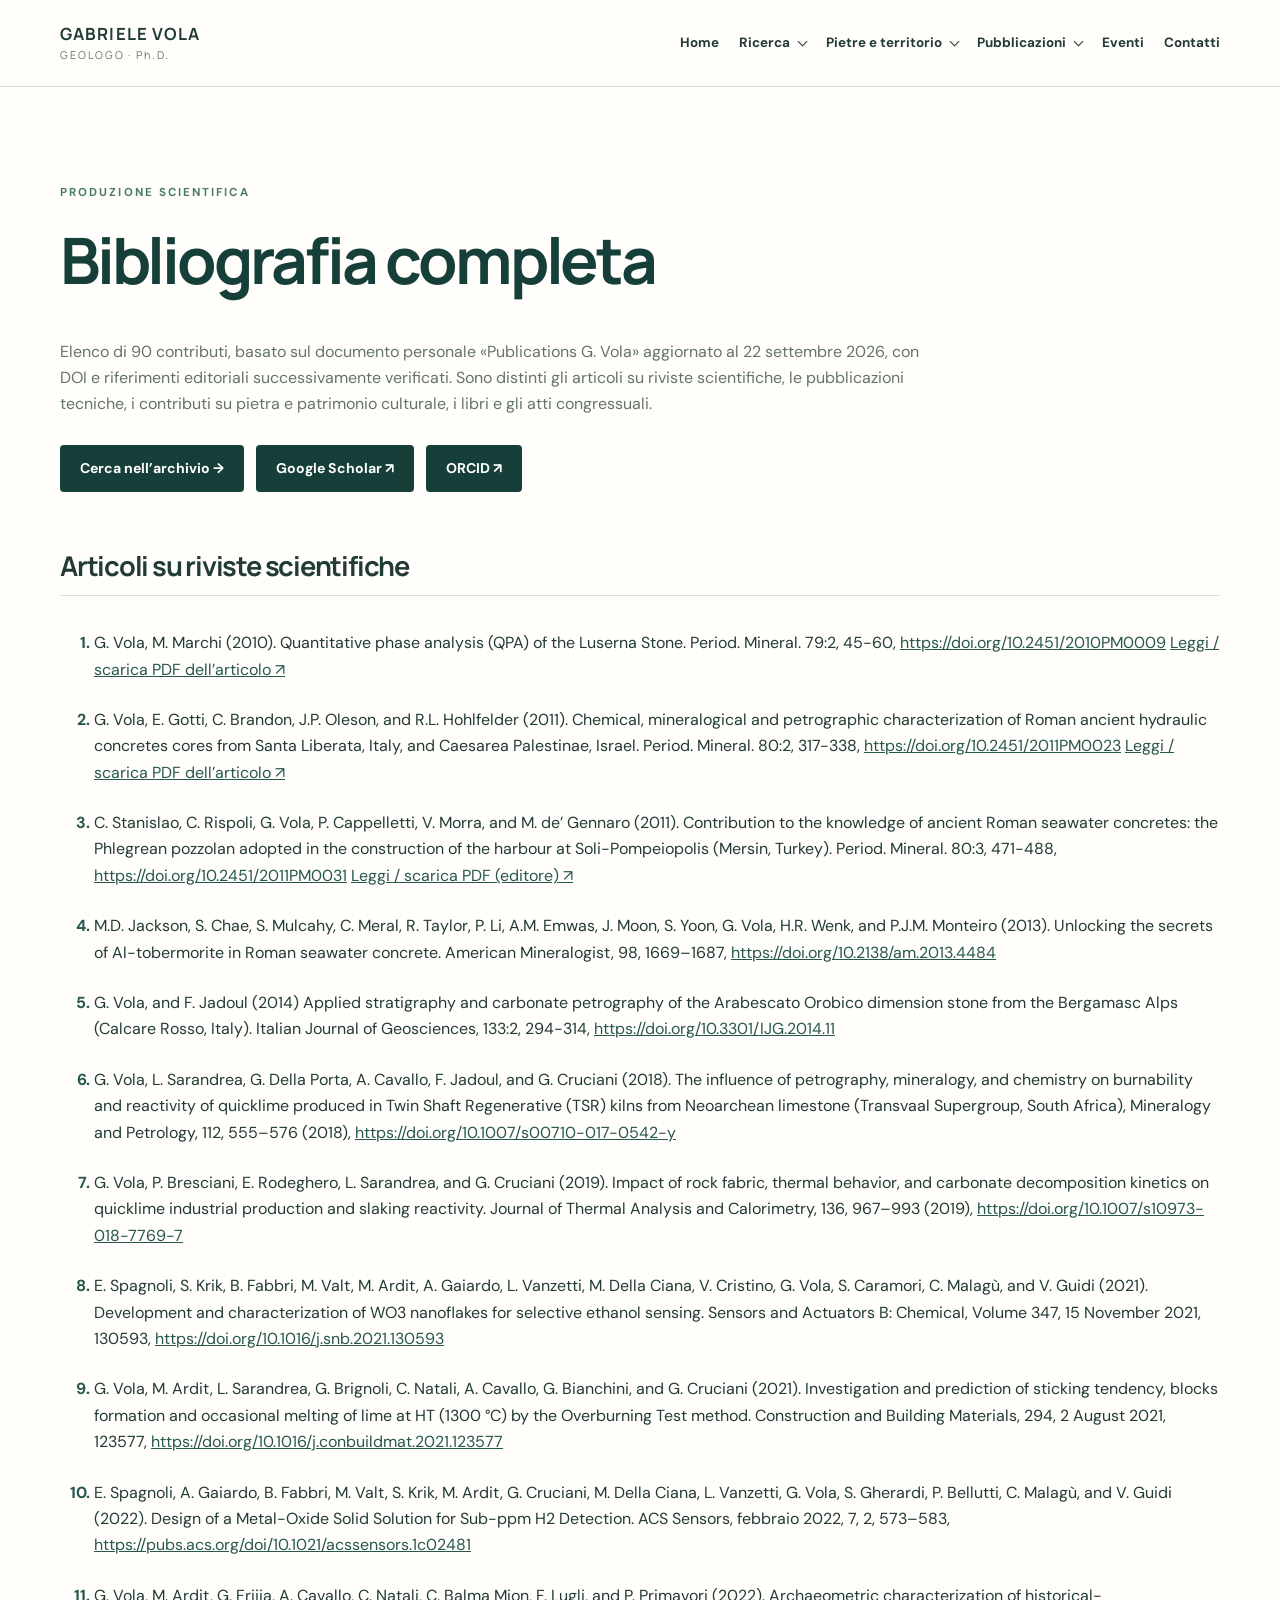
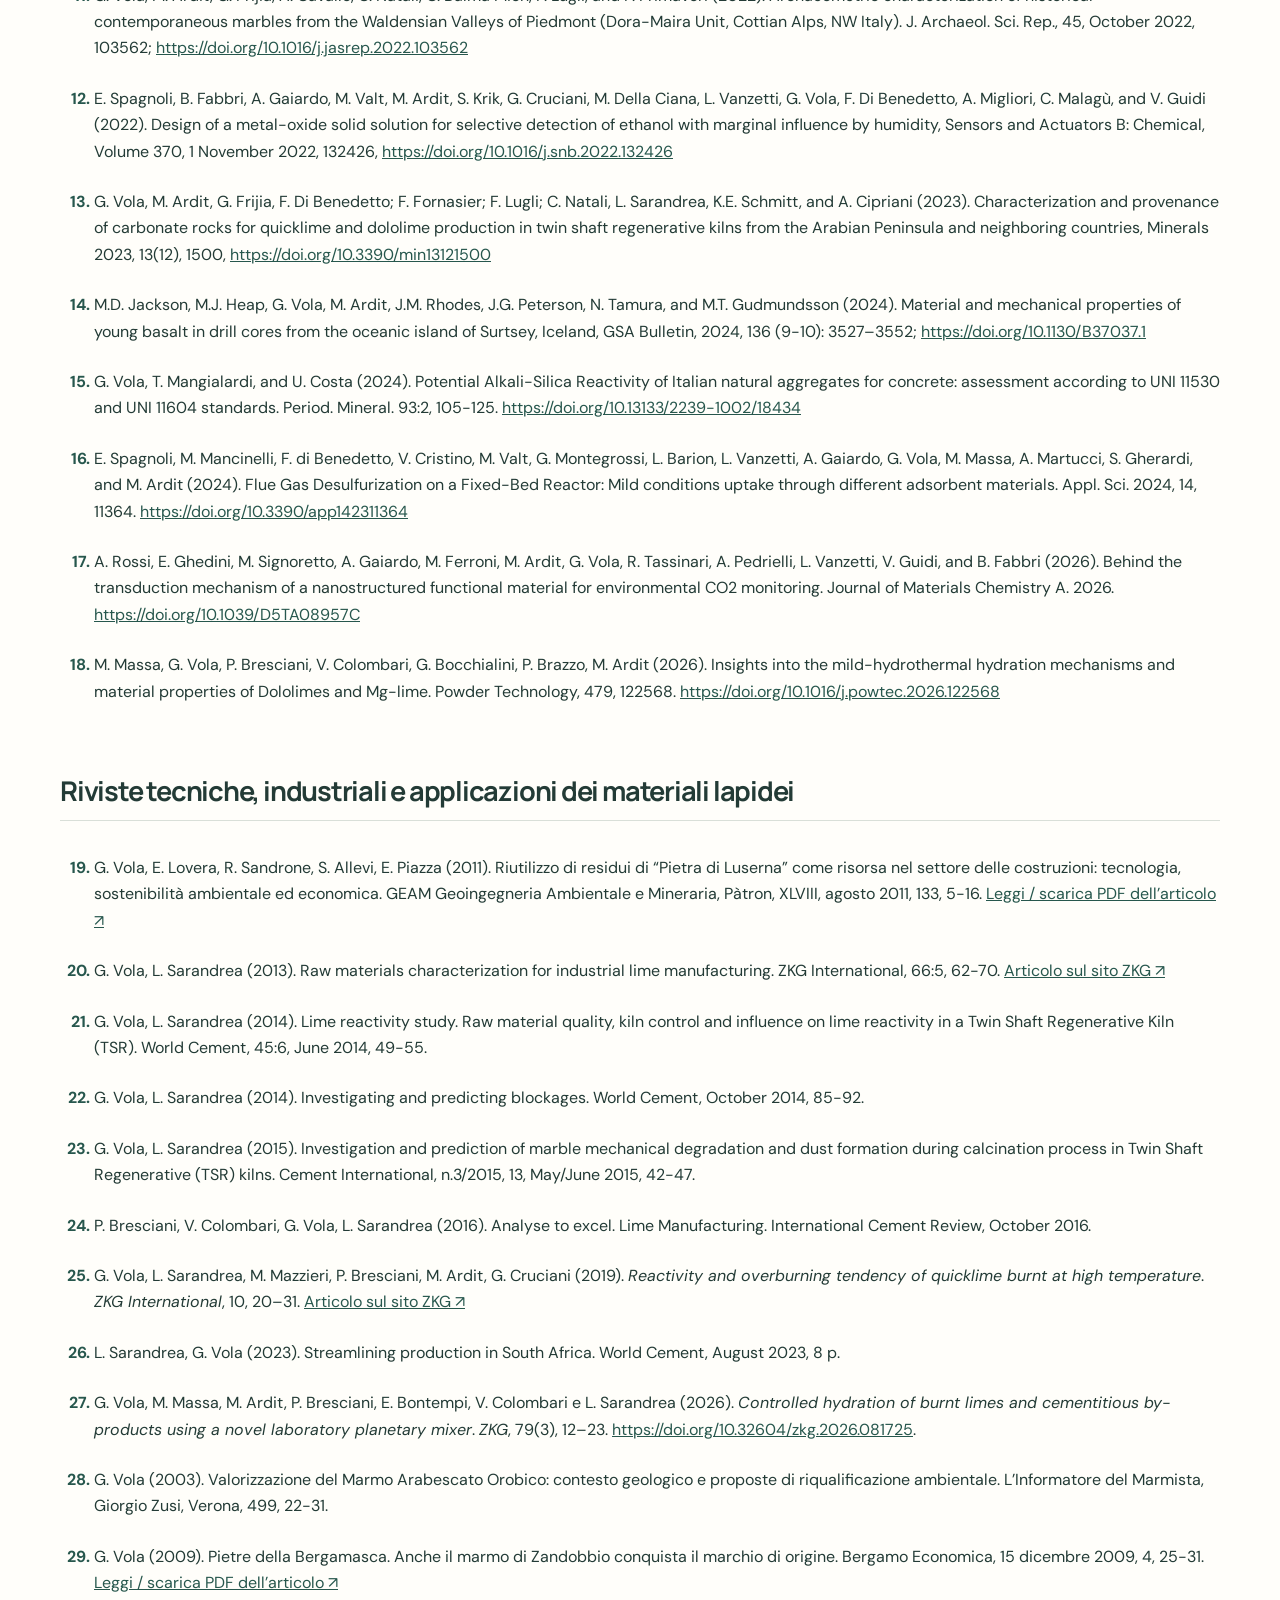
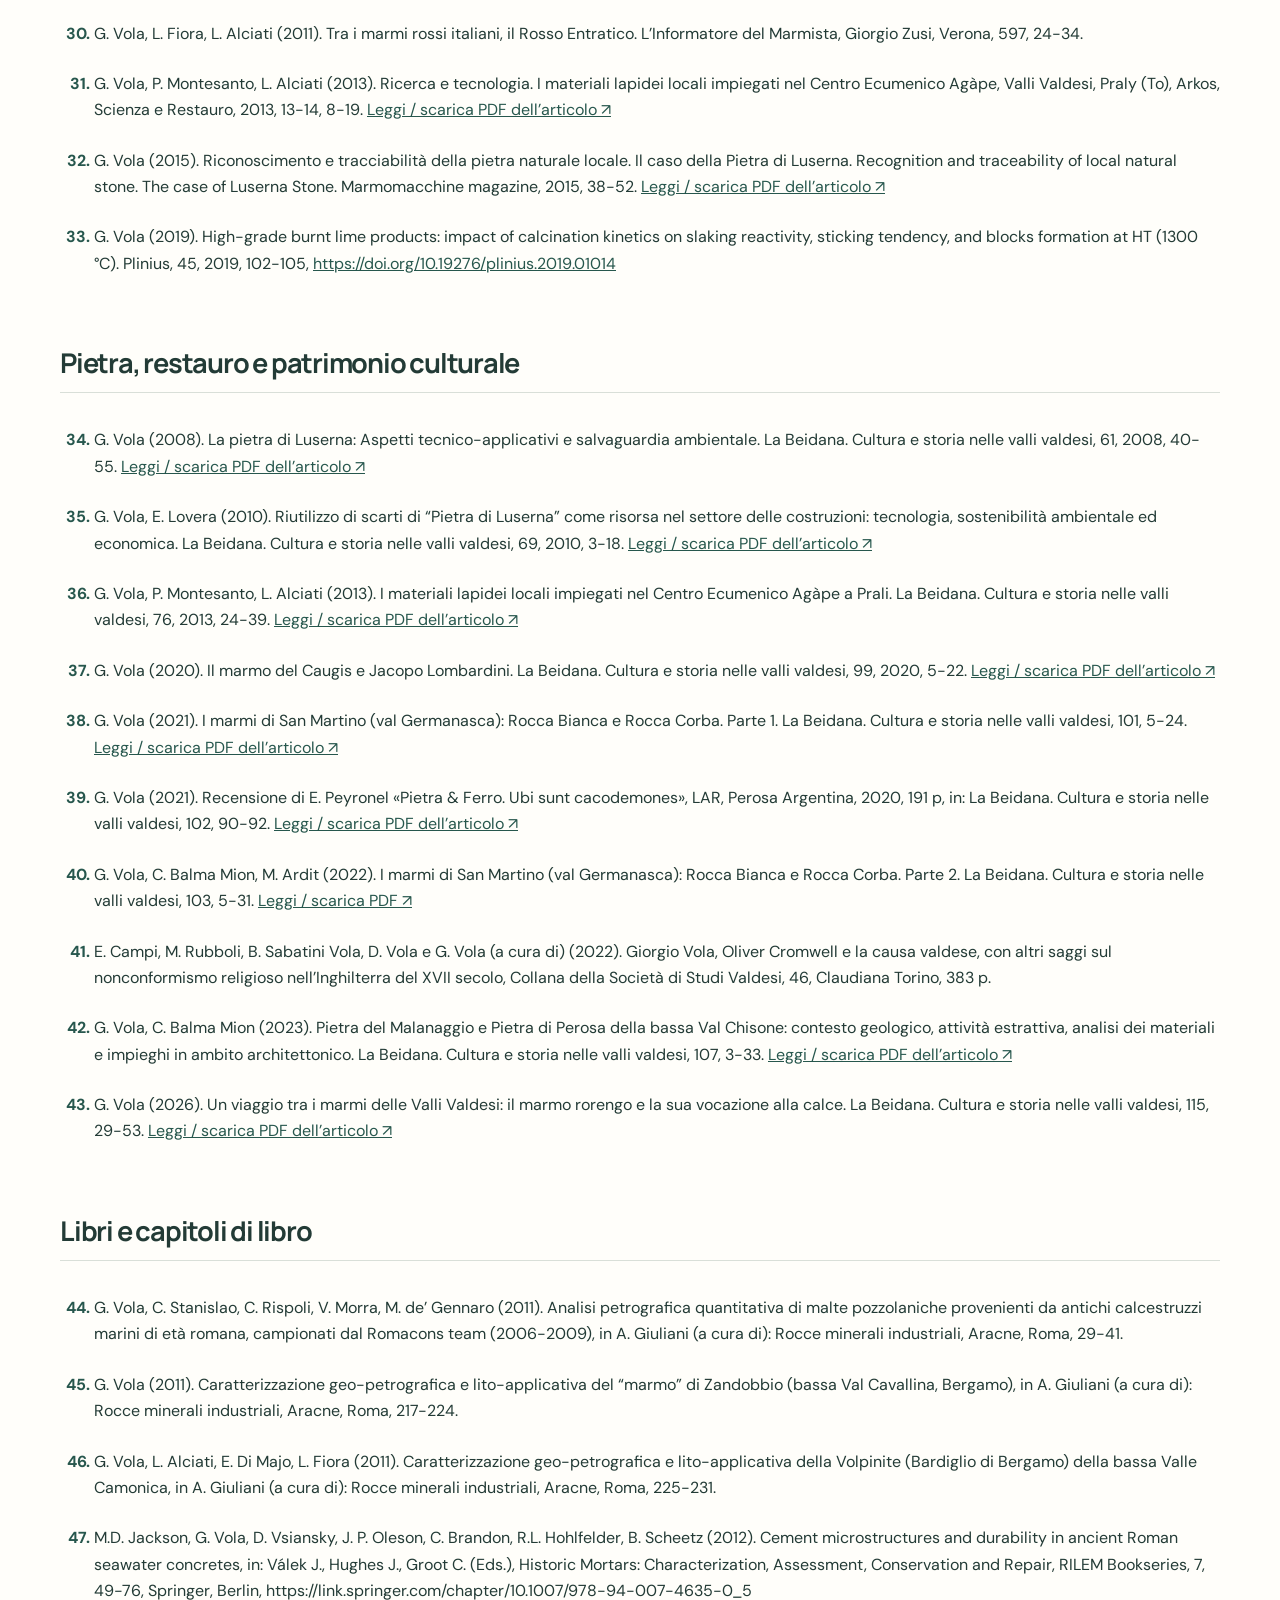
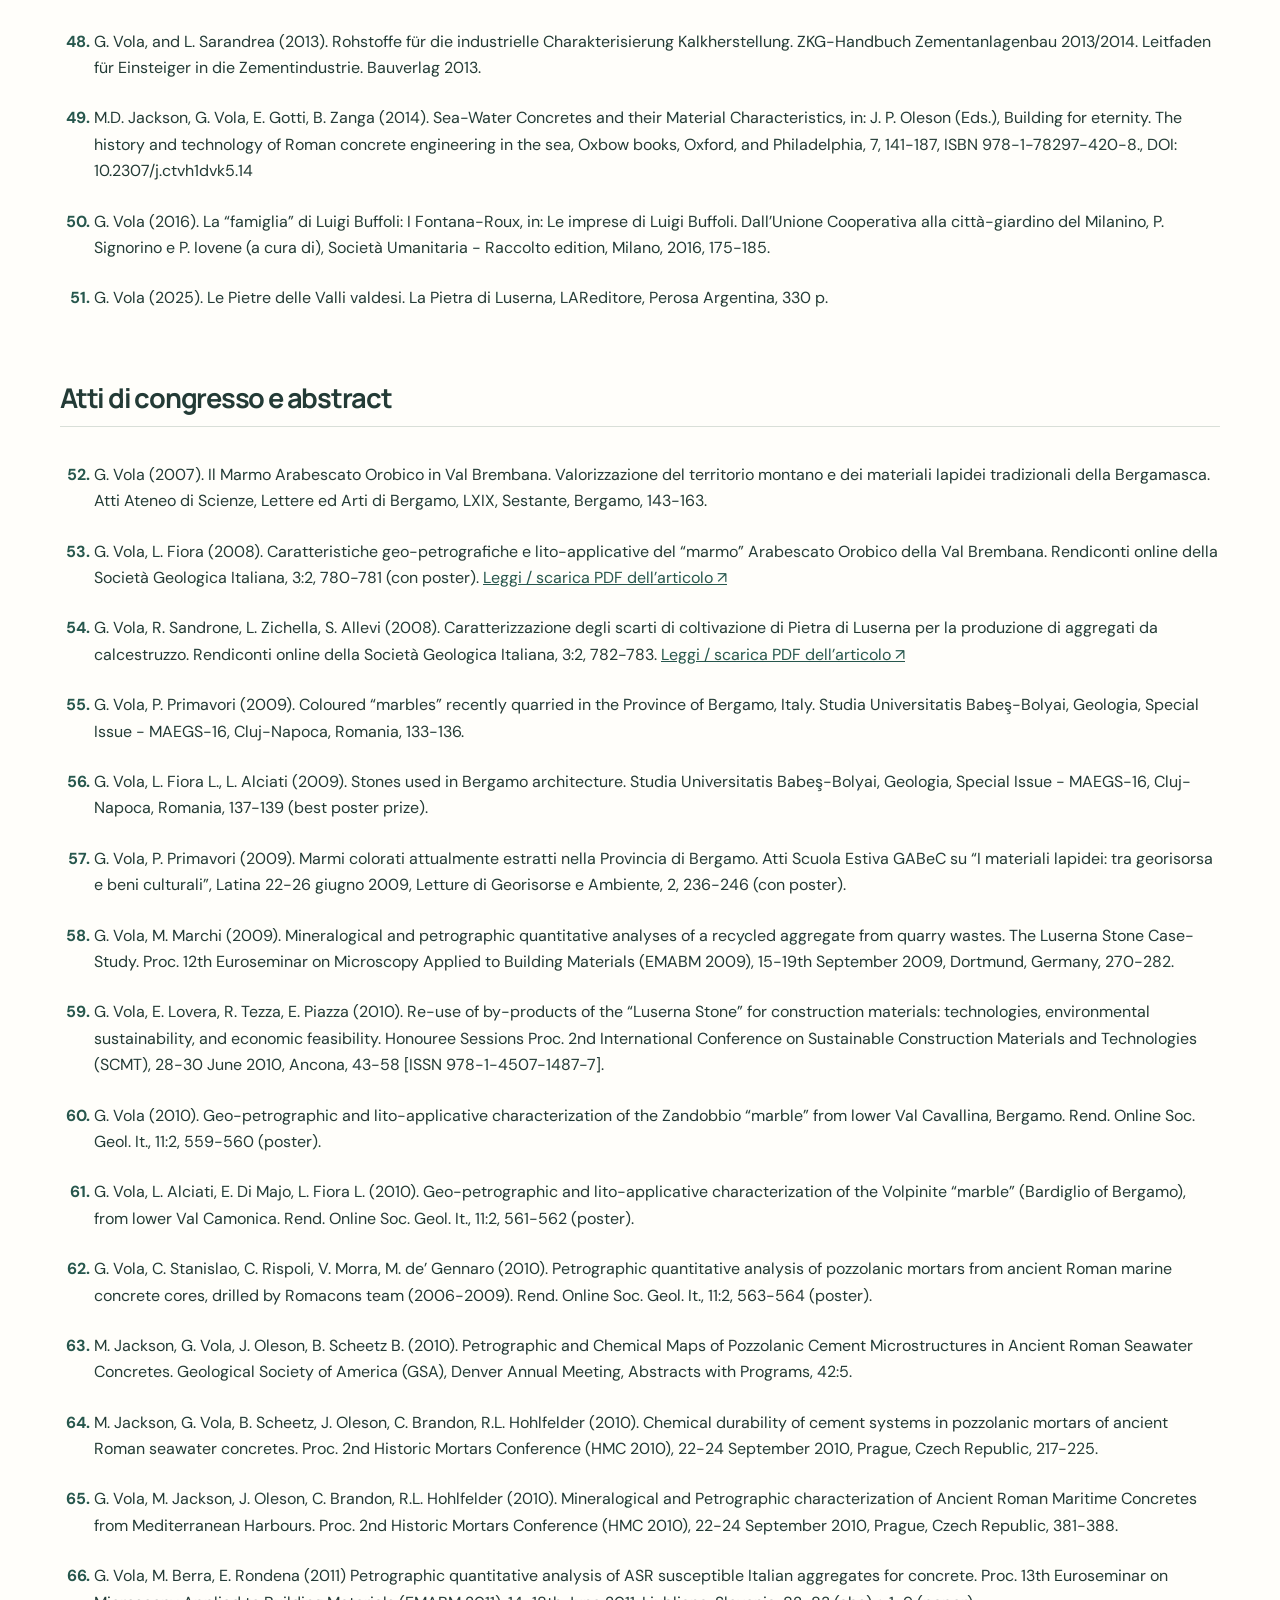
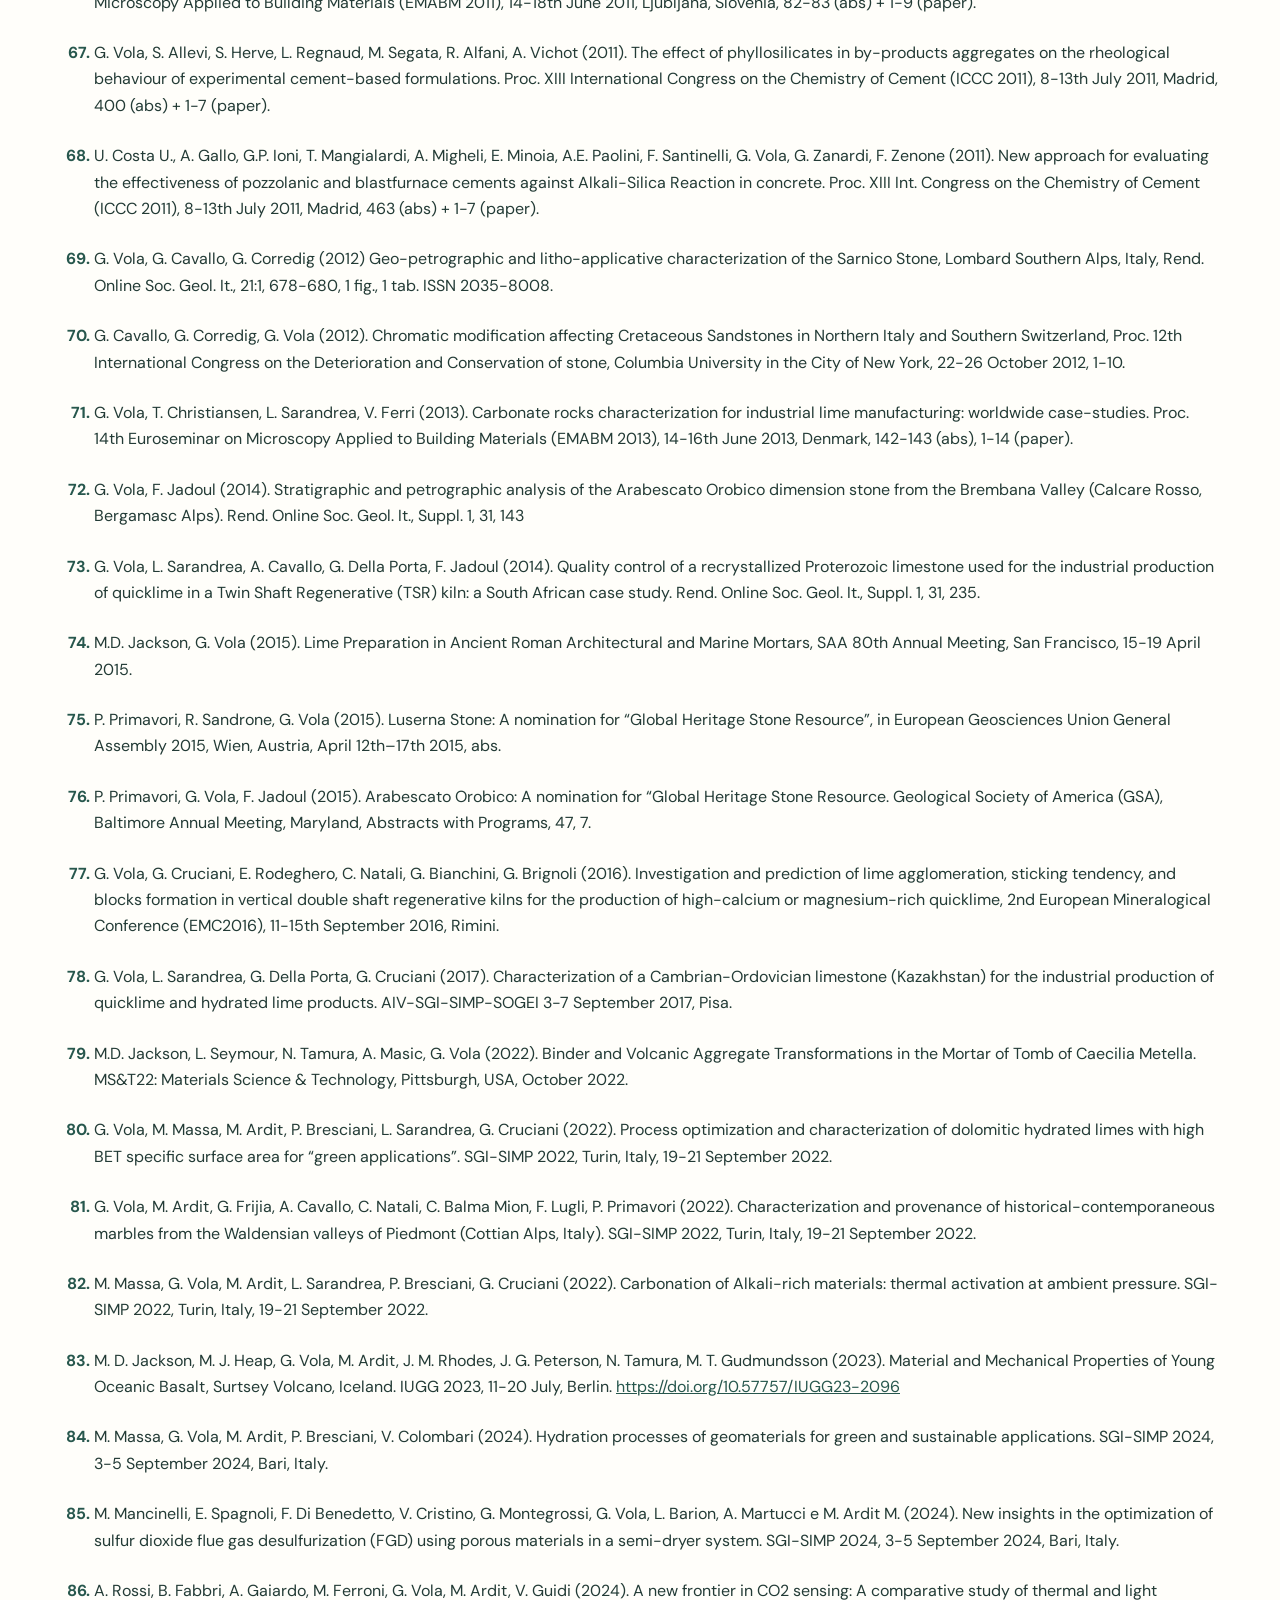
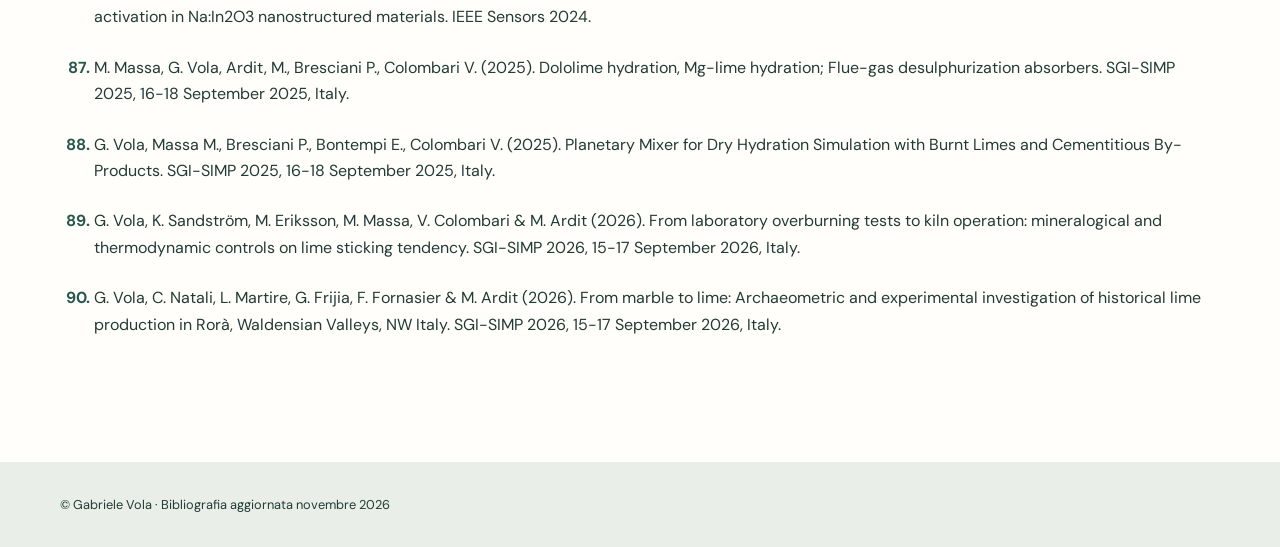
<file: bibliografia.html>
<!DOCTYPE html>

<html lang="it"><head> 
<link rel="canonical" href="https://gabriele-vola.github.io/bibliografia.html">
<meta property="og:title" content="Pubblicazioni scientifiche e bibliografia | Gabriele Vola">
<meta property="og:description" content="Bibliografia scientifica di Gabriele Vola: articoli, libri, capitoli e atti di congresso su geologia, mineralogia, petrografia e archeometria.">
<meta property="og:type" content="website">
<meta property="og:url" content="https://gabriele-vola.github.io/bibliografia.html">
<meta charset="utf-8"/><meta content="width=device-width,initial-scale=1" name="viewport"/><meta content="Bibliografia di Gabriele Vola: articoli scientifici, libri, capitoli e atti di congresso." name="description"/><title>Bibliografia completa | Gabriele Vola</title><link href="style.css" rel="stylesheet"/><meta property="og:locale" content="it_IT">
<meta property="og:site_name" content="Gabriele Vola – Ricerca scientifica">
<meta property="og:image" content="https://gabriele-vola.github.io/images/caugis.jpg">
<meta name="twitter:card" content="summary_large_image">
<script type="application/ld+json">{"@context":"https://schema.org","@type":"CollectionPage","name":"Bibliografia completa di Gabriele Vola","url":"https://gabriele-vola.github.io/bibliografia.html","inLanguage":"it-IT","mainEntity":{"@type":"ItemList","numberOfItems":90}}</script>
</head><body>
<a class="skip" href="#contenuto">Salta al contenuto</a>
<header class="header"><div class="shell nav"><a class="brand" href="index.html#inizio"><strong>GABRIELE VOLA</strong><span>GEOLOGO · Ph.D.</span></a><button aria-controls="links" aria-expanded="false" aria-label="Apri menu" class="menu" id="menuToggle">☰</button><nav aria-label="Navigazione principale" id="links" class="site-nav">
<a href="index.html">Home</a>
<details class="nav-dropdown"><summary>Ricerca</summary><div class="nav-submenu"><a href="index.html#ricerca">Aree di ricerca</a><a href="progetti-ricerca.html">Progetti di ricerca</a><a href="metodologie.html">Metodologie</a><a href="index.html#collaborazioni">Collaborazioni</a></div></details>
<details class="nav-dropdown"><summary>Pietre e territorio</summary><div class="nav-submenu"><a href="pietre-valdesi.html">Pietre delle Valli valdesi</a><a href="marmi-valdesi.html">Marmi delle Valli valdesi</a><a href="pietre-bergamasca.html">Pietre della Bergamasca</a></div></details>
<details class="nav-dropdown"><summary>Pubblicazioni</summary><div class="nav-submenu"><a href="bibliografia.html" aria-current="page">Bibliografia completa</a><a href="archivio-pubblicazioni.html">Archivio ricercabile</a><a href="poster-scientifici.html">Poster scientifici</a><a href="zenodo-guida.html">Depositi Zenodo</a></div></details>
<a href="calendario-eventi.html">Eventi</a>
<a href="index.html#contatti">Contatti</a>
</nav></div></header>
<main class="section shell bibliography" id="contenuto"><p class="eyebrow dark">PRODUZIONE SCIENTIFICA</p><h1>Bibliografia completa</h1><p class="bibliography-intro">Elenco di 90 contributi, basato sul documento personale «Publications G. Vola» aggiornato al 22 settembre 2026, con DOI e riferimenti editoriali successivamente verificati. Sono distinti gli articoli su riviste scientifiche, le pubblicazioni tecniche, i contributi su pietra e patrimonio culturale, i libri e gli atti congressuali.</p>
<p class="bibliography-links"><a class="button green" href="archivio-pubblicazioni.html">Cerca nell’archivio →</a> <a class="button green" href="https://scholar.google.com/citations?user=TciG_YIAAAAJ&amp;hl=it" rel="noopener noreferrer" target="_blank">Google Scholar ↗</a> <a class="button green" href="https://orcid.org/0000-0001-7833-8544" rel="noopener noreferrer" target="_blank">ORCID ↗</a></p>
<section class="bibliography-group"><h2>Articoli su riviste scientifiche</h2><ol start="1"><li value="1" data-original-number="1" id="pub-1">G. Vola, M. Marchi (2010). Quantitative phase analysis (QPA) of the Luserna Stone. Period. Mineral. 79:2, 45-60, <a href="https://doi.org/10.2451/2010PM0009" rel="noopener noreferrer" target="_blank">https://doi.org/10.2451/2010PM0009</a> <a href="pubblicazioni/vola-marchi-2010-qpa-luserna-stone.pdf" target="_blank" rel="noopener noreferrer" type="application/pdf">Leggi / scarica PDF dell’articolo ↗</a></li><li value="2" data-original-number="2" id="pub-2">G. Vola, E. Gotti, C. Brandon, J.P. Oleson, and R.L. Hohlfelder (2011). Chemical, mineralogical and petrographic characterization of Roman ancient hydraulic concretes cores from Santa Liberata, Italy, and Caesarea Palestinae, Israel. Period. Mineral. 80:2, 317-338, <a href="https://doi.org/10.2451/2011PM0023" rel="noopener noreferrer" target="_blank">https://doi.org/10.2451/2011PM0023</a> <a href="pubblicazioni/vola-gotti-brandon-oleson-hohlfelder-2011-romacons.pdf" target="_blank" rel="noopener noreferrer" type="application/pdf">Leggi / scarica PDF dell’articolo ↗</a></li><li value="3" data-original-number="3" id="pub-3">C. Stanislao, C. Rispoli, G. Vola, P. Cappelletti, V. Morra, and M. de’ Gennaro (2011). Contribution to the knowledge of ancient Roman seawater concretes: the Phlegrean pozzolan adopted in the construction of the harbour at Soli-Pompeiopolis (Mersin, Turkey). Period. Mineral. 80:3, 471-488, <a href="https://doi.org/10.2451/2011PM0031" rel="noopener noreferrer" target="_blank">https://doi.org/10.2451/2011PM0031</a> <a href="https://rosa.uniroma1.it/rosa04/periodico_di_mineralogia/article/download/15769/15142/30103" target="_blank" rel="noopener noreferrer">Leggi / scarica PDF (editore) ↗</a></li><li value="4" data-original-number="4" id="pub-4">M.D. Jackson, S. Chae, S. Mulcahy, C. Meral, R. Taylor, P. Li, A.M. Emwas, J. Moon, S. Yoon, G. Vola, H.R. Wenk, and P.J.M. Monteiro (2013). Unlocking the secrets of Al-tobermorite in Roman seawater concrete. American Mineralogist, 98, 1669–1687, <a href="https://doi.org/10.2138/am.2013.4484" rel="noopener noreferrer" target="_blank">https://doi.org/10.2138/am.2013.4484</a></li><li value="5" data-original-number="5" id="pub-5">G. Vola, and F. Jadoul (2014) Applied stratigraphy and carbonate petrography of the Arabescato Orobico dimension stone from the Bergamasc Alps (Calcare Rosso, Italy). Italian Journal of Geosciences, 133:2, 294-314, <a href="https://doi.org/10.3301/IJG.2014.11" rel="noopener noreferrer" target="_blank">https://doi.org/10.3301/IJG.2014.11</a></li><li value="6" data-original-number="6" id="pub-6">G. Vola, L. Sarandrea, G. Della Porta, A. Cavallo, F. Jadoul, and G. Cruciani (2018). The influence of petrography, mineralogy, and chemistry on burnability and reactivity of quicklime produced in Twin Shaft Regenerative (TSR) kilns from Neoarchean limestone (Transvaal Supergroup, South Africa), Mineralogy and Petrology, 112, 555–576 (2018), <a href="https://doi.org/10.1007/s00710-017-0542-y" rel="noopener noreferrer" target="_blank">https://doi.org/10.1007/s00710-017-0542-y</a></li><li value="7" data-original-number="7" id="pub-7">G. Vola, P. Bresciani, E. Rodeghero, L. Sarandrea, and G. Cruciani (2019). Impact of rock fabric, thermal behavior, and carbonate decomposition kinetics on quicklime industrial production and slaking reactivity. Journal of Thermal Analysis and Calorimetry, 136, 967–993 (2019), <a href="https://doi.org/10.1007/s10973-018-7769-7" rel="noopener noreferrer" target="_blank">https://doi.org/10.1007/s10973-018-7769-7</a></li><li value="8" data-original-number="8" id="pub-8">E. Spagnoli, S. Krik, B. Fabbri, M. Valt, M. Ardit, A. Gaiardo, L. Vanzetti, M. Della Ciana, V. Cristino, G. Vola, S. Caramori, C. Malagù, and V. Guidi (2021). Development and characterization of WO3 nanoflakes for selective ethanol sensing. Sensors and Actuators B: Chemical, Volume 347, 15 November 2021, 130593, <a href="https://doi.org/10.1016/j.snb.2021.130593" rel="noopener noreferrer" target="_blank">https://doi.org/10.1016/j.snb.2021.130593</a></li><li value="9" data-original-number="9" id="pub-9">G. Vola, M. Ardit, L. Sarandrea, G. Brignoli, C. Natali, A. Cavallo, G. Bianchini, and G. Cruciani (2021). Investigation and prediction of sticking tendency, blocks formation and occasional melting of lime at HT (1300 °C) by the Overburning Test method. Construction and Building Materials, 294, 2 August 2021, 123577, <a href="https://doi.org/10.1016/j.conbuildmat.2021.123577" rel="noopener noreferrer" target="_blank">https://doi.org/10.1016/j.conbuildmat.2021.123577</a></li><li value="10" data-original-number="10" id="pub-10">E. Spagnoli, A. Gaiardo, B. Fabbri, M. Valt, S. Krik, M. Ardit, G. Cruciani, M. Della Ciana, L. Vanzetti, G. Vola, S. Gherardi, P. Bellutti, C. Malagù, and V. Guidi (2022). Design of a Metal-Oxide Solid Solution for Sub-ppm H2 Detection. ACS Sensors, febbraio 2022, 7, 2, 573–583, <a href="https://pubs.acs.org/doi/10.1021/acssensors.1c02481" rel="noopener noreferrer" target="_blank">https://pubs.acs.org/doi/10.1021/acssensors.1c02481</a></li><li value="11" data-original-number="11" id="pub-11">G. Vola, M. Ardit, G. Frijia, A. Cavallo, C. Natali, C. Balma Mion, F. Lugli, and P. Primavori (2022). Archaeometric characterization of historical-contemporaneous marbles from the Waldensian Valleys of Piedmont (Dora-Maira Unit, Cottian Alps, NW Italy). J. Archaeol. Sci. Rep., 45, October 2022, 103562; <a href="https://doi.org/10.1016/j.jasrep.2022.103562" rel="noopener noreferrer" target="_blank">https://doi.org/10.1016/j.jasrep.2022.103562</a></li><li value="12" data-original-number="12" id="pub-12">E. Spagnoli, B. Fabbri, A. Gaiardo, M. Valt, M. Ardit, S. Krik, G. Cruciani, M. Della Ciana, L. Vanzetti, G. Vola, F. Di Benedetto, A. Migliori, C. Malagù, and V. Guidi (2022). Design of a metal-oxide solid solution for selective detection of ethanol with marginal influence by humidity, Sensors and Actuators B: Chemical, Volume 370, 1 November 2022, 132426, <a href="https://doi.org/10.1016/j.snb.2022.132426" rel="noopener noreferrer" target="_blank">https://doi.org/10.1016/j.snb.2022.132426</a></li><li value="13" data-original-number="13" id="pub-13">G. Vola, M. Ardit, G. Frijia, F. Di Benedetto; F. Fornasier; F. Lugli; C. Natali, L. Sarandrea, K.E. Schmitt, and A. Cipriani (2023). Characterization and provenance of carbonate rocks for quicklime and dololime production in twin shaft regenerative kilns from the Arabian Peninsula and neighboring countries, Minerals 2023, 13(12), 1500, <a href="https://doi.org/10.3390/min13121500" rel="noopener noreferrer" target="_blank">https://doi.org/10.3390/min13121500</a></li><li value="14" data-original-number="14" id="pub-14">M.D. Jackson, M.J. Heap, G. Vola, M. Ardit, J.M. Rhodes, J.G. Peterson, N. Tamura, and M.T. Gudmundsson (2024). Material and mechanical properties of young basalt in drill cores from the oceanic island of Surtsey, Iceland, GSA Bulletin, 2024, 136 (9-10): 3527–3552; <a href="https://doi.org/10.1130/B37037.1" rel="noopener noreferrer" target="_blank">https://doi.org/10.1130/B37037.1</a></li><li value="15" data-original-number="15" id="pub-15">G. Vola, T. Mangialardi, and U. Costa (2024). Potential Alkali-Silica Reactivity of Italian natural aggregates for concrete: assessment according to UNI 11530 and UNI 11604 standards. Period. Mineral. 93:2, 105-125. <a href="https://doi.org/10.13133/2239-1002/18434" rel="noopener noreferrer" target="_blank">https://doi.org/10.13133/2239-1002/18434</a></li><li value="16" data-original-number="16" id="pub-16">E. Spagnoli, M. Mancinelli, F. di Benedetto, V. Cristino, M. Valt, G. Montegrossi, L. Barion, L. Vanzetti, A. Gaiardo, G. Vola, M. Massa, A. Martucci, S. Gherardi, and M. Ardit (2024). Flue Gas Desulfurization on a Fixed-Bed Reactor: Mild conditions uptake through different adsorbent materials. Appl. Sci. 2024, 14, 11364. <a href="https://doi.org/10.3390/app142311364" rel="noopener noreferrer" target="_blank">https://doi.org/10.3390/app142311364</a></li><li value="17" data-original-number="17" id="pub-17">A. Rossi, E. Ghedini, M. Signoretto, A. Gaiardo, M. Ferroni, M. Ardit, G. Vola, R. Tassinari, A. Pedrielli, L. Vanzetti, V. Guidi, and B. Fabbri (2026). Behind the transduction mechanism of a nanostructured functional material for environmental CO2 monitoring. Journal of Materials Chemistry A. 2026. <a href="https://doi.org/10.1039/D5TA08957C" rel="noopener noreferrer" target="_blank">https://doi.org/10.1039/D5TA08957C</a></li><li value="18" data-original-number="18" id="pub-18">M. Massa, G. Vola, P. Bresciani, V. Colombari, G. Bocchialini, P. Brazzo, M. Ardit (2026). Insights into the mild-hydrothermal hydration mechanisms and material properties of Dololimes and Mg-lime. Powder Technology, 479, 122568. <a href="https://doi.org/10.1016/j.powtec.2026.122568" rel="noopener noreferrer" target="_blank">https://doi.org/10.1016/j.powtec.2026.122568</a></li></ol></section><section class="bibliography-group"><h2>Riviste tecniche, industriali e applicazioni dei materiali lapidei</h2><ol start="19"><li value="19" data-original-number="19" id="pub-19">G. Vola, E. Lovera, R. Sandrone, S. Allevi, E. Piazza (2011). Riutilizzo di residui di “Pietra di Luserna” come risorsa nel settore delle costruzioni: tecnologia, sostenibilità ambientale ed economica. GEAM Geoingegneria Ambientale e Mineraria, Pàtron, XLVIII, agosto 2011, 133, 5-16. <a href="pubblicazioni/vola-lovera-sandrone-allevi-piazza-2011-residui-pietra-luserna-geam.pdf" target="_blank" rel="noopener noreferrer" type="application/pdf">Leggi / scarica PDF dell’articolo ↗</a></li><li value="20" data-original-number="20" id="pub-20">G. Vola, L. Sarandrea (2013). Raw materials characterization for industrial lime manufacturing. ZKG International, 66:5, 62-70. <a href="https://www.zkg.de/en/artikel/zkg_Raw_materials_characterization_for_industrial_lime_manufacturing-1724585.html" target="_blank" rel="noopener noreferrer">Articolo sul sito ZKG ↗</a></li><li value="21" data-original-number="21" id="pub-21">G. Vola, L. Sarandrea (2014). Lime reactivity study. Raw material quality, kiln control and influence on lime reactivity in a Twin Shaft Regenerative Kiln (TSR). World Cement, 45:6, June 2014, 49-55.</li><li value="22" data-original-number="22" id="pub-22">G. Vola, L. Sarandrea (2014). Investigating and predicting blockages. World Cement, October 2014, 85-92.</li><li value="23" data-original-number="23" id="pub-23">G. Vola, L. Sarandrea (2015). Investigation and prediction of marble mechanical degradation and dust formation during calcination process in Twin Shaft Regenerative (TSR) kilns. Cement International, n.3/2015, 13, May/June 2015, 42-47.</li><li value="24" data-original-number="24" id="pub-24">P. Bresciani, V. Colombari, G. Vola, L. Sarandrea (2016). Analyse to excel. Lime Manufacturing. International Cement Review, October 2016.</li><li value="25" data-original-number="25" id="pub-25">G. Vola, L. Sarandrea, M. Mazzieri, P. Bresciani, M. Ardit, G. Cruciani (2019). <em>Reactivity and overburning tendency of quicklime burnt at high temperature</em>. <em>ZKG International</em>, 10, 20–31. <a href="https://www.zkg.de/en/artikel/zkg_Reactivity_and_overburning_tendency_of_quicklime_burnt_at_high_temperature-3435109.html" target="_blank" rel="noopener noreferrer">Articolo sul sito ZKG ↗</a></li><li value="26" data-original-number="26" id="pub-26">L. Sarandrea, G. Vola (2023). Streamlining production in South Africa. World Cement, August 2023, 8 p.</li><li value="27" data-original-number="27" id="pub-27">G. Vola, M. Massa, M. Ardit, P. Bresciani, E. Bontempi, V. Colombari e L. Sarandrea (2026). <em>Controlled hydration of burnt limes and cementitious by-products using a novel laboratory planetary mixer</em>. <em>ZKG</em>, 79(3), 12–23. <a href="https://doi.org/10.32604/zkg.2026.081725" rel="noopener noreferrer" target="_blank">https://doi.org/10.32604/zkg.2026.081725</a>.</li><li value="28" data-original-number="28" id="pub-28">G. Vola (2003). Valorizzazione del Marmo Arabescato Orobico: contesto geologico e proposte di riqualificazione ambientale. L’Informatore del Marmista, Giorgio Zusi, Verona, 499, 22-31.</li><li value="29" data-original-number="29" id="pub-29">G. Vola (2009). Pietre della Bergamasca. Anche il marmo di Zandobbio conquista il marchio di origine. Bergamo Economica, 15 dicembre 2009, 4, 25-31. <a href="pubblicazioni/vola-2009-marmo-zandobbio-bergamo-economica.pdf" target="_blank" rel="noopener noreferrer" type="application/pdf">Leggi / scarica PDF dell’articolo ↗</a></li><li value="30" data-original-number="30" id="pub-30">G. Vola, L. Fiora, L. Alciati (2011). Tra i marmi rossi italiani, il Rosso Entratico. L’Informatore del Marmista, Giorgio Zusi, Verona, 597, 24-34.</li><li value="31" data-original-number="31" id="pub-31">G. Vola, P. Montesanto, L. Alciati (2013). Ricerca e tecnologia. I materiali lapidei locali impiegati nel Centro Ecumenico Agàpe, Valli Valdesi, Praly (To), Arkos, Scienza e Restauro, 2013, 13-14, 8-19. <a href="pubblicazioni/vola-montesanto-alciati-2013-materiali-lapidei-agape-arkos.pdf" target="_blank" rel="noopener noreferrer" type="application/pdf">Leggi / scarica PDF dell’articolo ↗</a></li><li value="32" data-original-number="32" id="pub-32">G. Vola (2015). Riconoscimento e tracciabilità della pietra naturale locale. Il caso della Pietra di Luserna. Recognition and traceability of local natural stone. The case of Luserna Stone. Marmomacchine magazine, 2015, 38-52. <a href="pubblicazioni/vola-2015-tracciabilita-pietra-luserna-marmomacchine.pdf" target="_blank" rel="noopener noreferrer" type="application/pdf">Leggi / scarica PDF dell’articolo ↗</a></li><li value="33" data-original-number="33" id="pub-33">G. Vola (2019). High-grade burnt lime products: impact of calcination kinetics on slaking reactivity, sticking tendency, and blocks formation at HT (1300 °C). Plinius, 45, 2019, 102-105, <a href="https://doi.org/10.19276/plinius.2019.01014" rel="noopener noreferrer" target="_blank">https://doi.org/10.19276/plinius.2019.01014</a></li></ol></section><section class="bibliography-group"><h2>Pietra, restauro e patrimonio culturale</h2><ol start="34"><li value="34" data-original-number="34" id="pub-34">G. Vola (2008). La pietra di Luserna: Aspetti tecnico-applicativi e salvaguardia ambientale. La Beidana. Cultura e storia nelle valli valdesi, 61, 2008, 40-55. <a href="pubblicazioni/vola-2008-pietra-di-luserna.pdf" target="_blank" rel="noopener noreferrer" type="application/pdf">Leggi / scarica PDF dell’articolo ↗</a></li><li value="35" data-original-number="35" id="pub-35">G. Vola, E. Lovera (2010). Riutilizzo di scarti di “Pietra di Luserna” come risorsa nel settore delle costruzioni: tecnologia, sostenibilità ambientale ed economica. La Beidana. Cultura e storia nelle valli valdesi, 69, 2010, 3-18. <a href="pubblicazioni/vola-lovera-2010-scarti-pietra-luserna.pdf" target="_blank" rel="noopener noreferrer" type="application/pdf">Leggi / scarica PDF dell’articolo ↗</a></li><li value="36" data-original-number="36" id="pub-36">G. Vola, P. Montesanto, L. Alciati (2013). I materiali lapidei locali impiegati nel Centro Ecumenico Agàpe a Prali. La Beidana. Cultura e storia nelle valli valdesi, 76, 2013, 24-39. <a href="pubblicazioni/vola-montesanto-alciati-2013-materiali-lapidei-agape.pdf" target="_blank" rel="noopener noreferrer" type="application/pdf">Leggi / scarica PDF dell’articolo ↗</a></li><li value="37" data-original-number="37" id="pub-37">G. Vola (2020). Il marmo del Caugis e Jacopo Lombardini. La Beidana. Cultura e storia nelle valli valdesi, 99, 2020, 5-22. <a href="pubblicazioni/vola-2020-marmo-del-caugis.pdf" target="_blank" rel="noopener noreferrer" type="application/pdf">Leggi / scarica PDF dell’articolo ↗</a></li><li value="38" data-original-number="38" id="pub-38">G. Vola (2021). I marmi di San Martino (val Germanasca): Rocca Bianca e Rocca Corba. Parte 1. La Beidana. Cultura e storia nelle valli valdesi, 101, 5-24. <a href="pubblicazioni/vola-2021-marmi-san-martino-parte-1.pdf" target="_blank" rel="noopener noreferrer" type="application/pdf">Leggi / scarica PDF dell’articolo ↗</a></li><li value="39" data-original-number="39" id="pub-39">G. Vola (2021). Recensione di E. Peyronel «Pietra &amp; Ferro. Ubi sunt cacodemones», LAR, Perosa Argentina, 2020, 191 p, in: La Beidana. Cultura e storia nelle valli valdesi, 102, 90-92. <a href="pubblicazioni/vola-2021-recensione-pietra-ferro.pdf" target="_blank" rel="noopener noreferrer" type="application/pdf">Leggi / scarica PDF dell’articolo ↗</a></li><li value="40" data-original-number="40" id="pub-40">G. Vola, C. Balma Mion, M. Ardit (2022). I marmi di San Martino (val Germanasca): Rocca Bianca e Rocca Corba. Parte 2. La Beidana. Cultura e storia nelle valli valdesi, 103, 5-31. <a href="pubblicazioni/vola-balma-mion-ardit-2022-marmi-san-martino-parte-2.pdf" target="_blank" rel="noopener noreferrer" type="application/pdf">Leggi / scarica PDF ↗</a></li><li value="41" data-original-number="41" id="pub-41">E. Campi, M. Rubboli, B. Sabatini Vola, D. Vola e G. Vola (a cura di) (2022). Giorgio Vola, Oliver Cromwell e la causa valdese, con altri saggi sul nonconformismo religioso nell’Inghilterra del XVII secolo, Collana della Società di Studi Valdesi, 46, Claudiana Torino, 383 p.</li><li value="42" data-original-number="42" id="pub-42">G. Vola, C. Balma Mion (2023). Pietra del Malanaggio e Pietra di Perosa della bassa Val Chisone: contesto geologico, attività estrattiva, analisi dei materiali e impieghi in ambito architettonico. La Beidana. Cultura e storia nelle valli valdesi, 107, 3-33. <a href="pubblicazioni/beidana%20107_vola_mion.pdf" target="_blank" rel="noopener noreferrer" type="application/pdf">Leggi / scarica PDF dell’articolo ↗</a></li><li value="43" data-original-number="43" id="pub-43">G. Vola (2026). Un viaggio tra i marmi delle Valli Valdesi: il marmo rorengo e la sua vocazione alla calce. La Beidana. Cultura e storia nelle valli valdesi, 115, 29-53. <a href="pubblicazioni/vola-2026-marmo-rorengo-calce.pdf" target="_blank" rel="noopener noreferrer" type="application/pdf">Leggi / scarica PDF dell’articolo ↗</a></li></ol></section><section class="bibliography-group"><h2>Libri e capitoli di libro</h2><ol start="44"><li value="44" data-original-number="44" id="pub-44">G. Vola, C. Stanislao, C. Rispoli, V. Morra, M. de’ Gennaro (2011). Analisi petrografica quantitativa di malte pozzolaniche provenienti da antichi calcestruzzi marini di età romana, campionati dal Romacons team (2006-2009), in A. Giuliani (a cura di): Rocce minerali industriali, Aracne, Roma, 29-41.</li><li value="45" data-original-number="45" id="pub-45">G. Vola (2011). Caratterizzazione geo-petrografica e lito-applicativa del “marmo” di Zandobbio (bassa Val Cavallina, Bergamo), in A. Giuliani (a cura di): Rocce minerali industriali, Aracne, Roma, 217-224.</li><li value="46" data-original-number="46" id="pub-46">G. Vola, L. Alciati, E. Di Majo, L. Fiora (2011). Caratterizzazione geo-petrografica e lito-applicativa della Volpinite (Bardiglio di Bergamo) della bassa Valle Camonica, in A. Giuliani (a cura di): Rocce minerali industriali, Aracne, Roma, 225-231.</li><li value="47" data-original-number="47" id="pub-47">M.D. Jackson, G. Vola, D. Vsiansky, J. P. Oleson, C. Brandon, R.L. Hohlfelder, B. Scheetz (2012). Cement microstructures and durability in ancient Roman seawater concretes, in: Válek J., Hughes J., Groot C. (Eds.), Historic Mortars: Characterization, Assessment, Conservation and Repair, RILEM Bookseries, 7, 49-76, Springer, Berlin, https://link.springer.com/chapter/10.1007/978-94-007-4635-0_5</li><li value="48" data-original-number="48" id="pub-48">G. Vola, and L. Sarandrea (2013). Rohstoffe für die industrielle Charakterisierung Kalkherstellung. ZKG-Handbuch Zementanlagenbau 2013/2014. Leitfaden für Einsteiger in die Zementindustrie. Bauverlag 2013.</li><li value="49" data-original-number="49" id="pub-49">M.D. Jackson, G. Vola, E. Gotti, B. Zanga (2014). Sea-Water Concretes and their Material Characteristics, in: J. P. Oleson (Eds.), Building for eternity. The history and technology of Roman concrete engineering in the sea, Oxbow books, Oxford, and Philadelphia, 7, 141-187, ISBN 978-1-78297-420-8., DOI: 10.2307/j.ctvh1dvk5.14</li><li value="50" data-original-number="50" id="pub-50">G. Vola (2016). La “famiglia” di Luigi Buffoli: I Fontana-Roux, in: Le imprese di Luigi Buffoli. Dall’Unione Cooperativa alla città-giardino del Milanino, P. Signorino e P. Iovene (a cura di), Società Umanitaria - Raccolto edition, Milano, 2016, 175-185.</li><li value="51" data-original-number="51" id="pub-51">G. Vola (2025). Le Pietre delle Valli valdesi. La Pietra di Luserna, LAReditore, Perosa Argentina, 330 p.</li></ol></section><section class="bibliography-group"><h2>Atti di congresso e abstract</h2><ol start="52"><li value="52" data-original-number="52" id="pub-52">G. Vola (2007). Il Marmo Arabescato Orobico in Val Brembana. Valorizzazione del territorio montano e dei materiali lapidei tradizionali della Bergamasca. Atti Ateneo di Scienze, Lettere ed Arti di Bergamo, LXIX, Sestante, Bergamo, 143-163.</li><li value="53" data-original-number="53" id="pub-53">G. Vola, L. Fiora (2008). Caratteristiche geo-petrografiche e lito-applicative del “marmo” Arabescato Orobico della Val Brembana. Rendiconti online della Società Geologica Italiana, 3:2, 780-781 (con poster). <a href="pubblicazioni/vola-fiora-2008-arabescato-orobico-sgi.pdf" target="_blank" rel="noopener noreferrer" type="application/pdf">Leggi / scarica PDF dell’articolo ↗</a></li><li value="54" data-original-number="54" id="pub-54">G. Vola, R. Sandrone, L. Zichella, S. Allevi (2008). Caratterizzazione degli scarti di coltivazione di Pietra di Luserna per la produzione di aggregati da calcestruzzo. Rendiconti online della Società Geologica Italiana, 3:2, 782-783. <a href="pubblicazioni/vola-sandrone-zichella-allevi-2008-scarti-luserna-sgi.pdf" target="_blank" rel="noopener noreferrer" type="application/pdf">Leggi / scarica PDF dell’articolo ↗</a></li><li value="55" data-original-number="55" id="pub-55">G. Vola, P. Primavori (2009). Coloured “marbles” recently quarried in the Province of Bergamo, Italy. Studia Universitatis Babeş-Bolyai, Geologia, Special Issue - MAEGS-16, Cluj-Napoca, Romania, 133-136.</li><li value="56" data-original-number="56" id="pub-56">G. Vola, L. Fiora L., L. Alciati (2009). Stones used in Bergamo architecture. Studia Universitatis Babeş-Bolyai, Geologia, Special Issue - MAEGS-16, Cluj-Napoca, Romania, 137-139 (best poster prize).</li><li value="57" data-original-number="57" id="pub-57">G. Vola, P. Primavori (2009). Marmi colorati attualmente estratti nella Provincia di Bergamo. Atti Scuola Estiva GABeC su “I materiali lapidei: tra georisorsa e beni culturali”, Latina 22-26 giugno 2009, Letture di Georisorse e Ambiente, 2, 236-246 (con poster).</li><li value="58" data-original-number="58" id="pub-58">G. Vola, M. Marchi (2009). Mineralogical and petrographic quantitative analyses of a recycled aggregate from quarry wastes. The Luserna Stone Case-Study. Proc. 12th Euroseminar on Microscopy Applied to Building Materials (EMABM 2009), 15-19th September 2009, Dortmund, Germany, 270-282.</li><li value="59" data-original-number="59" id="pub-59">G. Vola, E. Lovera, R. Tezza, E. Piazza (2010). Re-use of by-products of the “Luserna Stone” for construction materials: technologies, environmental sustainability, and economic feasibility. Honouree Sessions Proc. 2nd International Conference on Sustainable Construction Materials and Technologies (SCMT), 28-30 June 2010, Ancona, 43-58 [ISSN 978-1-4507-1487-7].</li><li value="60" data-original-number="60" id="pub-60">G. Vola (2010). Geo-petrographic and lito-applicative characterization of the Zandobbio “marble” from lower Val Cavallina, Bergamo. Rend. Online Soc. Geol. It., 11:2, 559-560 (poster).</li><li value="61" data-original-number="61" id="pub-61">G. Vola, L. Alciati, E. Di Majo, L. Fiora L. (2010). Geo-petrographic and lito-applicative characterization of the Volpinite “marble” (Bardiglio of Bergamo), from lower Val Camonica. Rend. Online Soc. Geol. It., 11:2, 561-562 (poster).</li><li value="62" data-original-number="62" id="pub-62">G. Vola, C. Stanislao, C. Rispoli, V. Morra, M. de’ Gennaro (2010). Petrographic quantitative analysis of pozzolanic mortars from ancient Roman marine concrete cores, drilled by Romacons team (2006-2009). Rend. Online Soc. Geol. It., 11:2, 563-564 (poster).</li><li value="63" data-original-number="63" id="pub-63">M. Jackson, G. Vola, J. Oleson, B. Scheetz B. (2010). Petrographic and Chemical Maps of Pozzolanic Cement Microstructures in Ancient Roman Seawater Concretes. Geological Society of America (GSA), Denver Annual Meeting, Abstracts with Programs, 42:5.</li><li value="64" data-original-number="64" id="pub-64">M. Jackson, G. Vola, B. Scheetz, J. Oleson, C. Brandon, R.L. Hohlfelder (2010). Chemical durability of cement systems in pozzolanic mortars of ancient Roman seawater concretes. Proc. 2nd Historic Mortars Conference (HMC 2010), 22-24 September 2010, Prague, Czech Republic, 217-225.</li><li value="65" data-original-number="65" id="pub-65">G. Vola, M. Jackson, J. Oleson, C. Brandon, R.L. Hohlfelder (2010). Mineralogical and Petrographic characterization of Ancient Roman Maritime Concretes from Mediterranean Harbours. Proc. 2nd Historic Mortars Conference (HMC 2010), 22-24 September 2010, Prague, Czech Republic, 381-388.</li><li value="66" data-original-number="66" id="pub-66">G. Vola, M. Berra, E. Rondena (2011) Petrographic quantitative analysis of ASR susceptible Italian aggregates for concrete. Proc. 13th Euroseminar on Microscopy Applied to Building Materials (EMABM 2011), 14-18th June 2011, Ljubljana, Slovenia, 82-83 (abs) + 1-9 (paper).</li><li value="67" data-original-number="67" id="pub-67">G. Vola, S. Allevi, S. Herve, L. Regnaud, M. Segata, R. Alfani, A. Vichot (2011). The effect of phyllosilicates in by-products aggregates on the rheological behaviour of experimental cement-based formulations. Proc. XIII International Congress on the Chemistry of Cement (ICCC 2011), 8-13th July 2011, Madrid, 400 (abs) + 1-7 (paper).</li><li value="68" data-original-number="68" id="pub-68">U. Costa U., A. Gallo, G.P. Ioni, T. Mangialardi, A. Migheli, E. Minoia, A.E. Paolini, F. Santinelli, G. Vola, G. Zanardi, F. Zenone (2011). New approach for evaluating the effectiveness of pozzolanic and blastfurnace cements against Alkali-Silica Reaction in concrete. Proc. XIII Int. Congress on the Chemistry of Cement (ICCC 2011), 8-13th July 2011, Madrid, 463 (abs) + 1-7 (paper).</li><li value="69" data-original-number="69" id="pub-69">G. Vola, G. Cavallo, G. Corredig (2012) Geo-petrographic and litho-applicative characterization of the Sarnico Stone, Lombard Southern Alps, Italy, Rend. Online Soc. Geol. It., 21:1, 678-680, 1 fig., 1 tab. ISSN 2035-8008.</li><li value="70" data-original-number="70" id="pub-70">G. Cavallo, G. Corredig, G. Vola (2012). Chromatic modification affecting Cretaceous Sandstones in Northern Italy and Southern Switzerland, Proc. 12th International Congress on the Deterioration and Conservation of stone, Columbia University in the City of New York, 22-26 October 2012, 1-10.</li><li value="71" data-original-number="71" id="pub-71">G. Vola, T. Christiansen, L. Sarandrea, V. Ferri (2013). Carbonate rocks characterization for industrial lime manufacturing: worldwide case-studies. Proc. 14th Euroseminar on Microscopy Applied to Building Materials (EMABM 2013), 14-16th June 2013, Denmark, 142-143 (abs), 1-14 (paper).</li><li value="72" data-original-number="72" id="pub-72">G. Vola, F. Jadoul (2014). Stratigraphic and petrographic analysis of the Arabescato Orobico dimension stone from the Brembana Valley (Calcare Rosso, Bergamasc Alps). Rend. Online Soc. Geol. It., Suppl. 1, 31, 143</li><li value="73" data-original-number="73" id="pub-73">G. Vola, L. Sarandrea, A. Cavallo, G. Della Porta, F. Jadoul (2014). Quality control of a recrystallized Proterozoic limestone used for the industrial production of quicklime in a Twin Shaft Regenerative (TSR) kiln: a South African case study. Rend. Online Soc. Geol. It., Suppl. 1, 31, 235.</li><li value="74" data-original-number="74" id="pub-74">M.D. Jackson, G. Vola (2015). Lime Preparation in Ancient Roman Architectural and Marine Mortars, SAA 80th Annual Meeting, San Francisco, 15-19 April 2015.</li><li value="75" data-original-number="75" id="pub-75">P. Primavori, R. Sandrone, G. Vola (2015). Luserna Stone: A nomination for “Global Heritage Stone Resource”, in European Geosciences Union General Assembly 2015, Wien, Austria, April 12th–17th 2015, abs.</li><li value="76" data-original-number="76" id="pub-76">P. Primavori, G. Vola, F. Jadoul (2015). Arabescato Orobico: A nomination for “Global Heritage Stone Resource. Geological Society of America (GSA), Baltimore Annual Meeting, Maryland, Abstracts with Programs, 47, 7.</li><li value="77" data-original-number="77" id="pub-77">G. Vola, G. Cruciani, E. Rodeghero, C. Natali, G. Bianchini, G. Brignoli (2016). Investigation and prediction of lime agglomeration, sticking tendency, and blocks formation in vertical double shaft regenerative kilns for the production of high-calcium or magnesium-rich quicklime, 2nd European Mineralogical Conference (EMC2016), 11-15th September 2016, Rimini.</li><li value="78" data-original-number="78" id="pub-78">G. Vola, L. Sarandrea, G. Della Porta, G. Cruciani (2017). Characterization of a Cambrian-Ordovician limestone (Kazakhstan) for the industrial production of quicklime and hydrated lime products. AIV-SGI-SIMP-SOGEI 3-7 September 2017, Pisa.</li><li value="79" data-original-number="79" id="pub-79">M.D. Jackson, L. Seymour, N. Tamura, A. Masic, G. Vola (2022). Binder and Volcanic Aggregate Transformations in the Mortar of Tomb of Caecilia Metella. MS&amp;T22: Materials Science &amp; Technology, Pittsburgh, USA, October 2022.</li><li value="80" data-original-number="80" id="pub-80">G. Vola, M. Massa, M. Ardit, P. Bresciani, L. Sarandrea, G. Cruciani (2022). Process optimization and characterization of dolomitic hydrated limes with high BET specific surface area for “green applications”. SGI-SIMP 2022, Turin, Italy, 19-21 September 2022.</li><li value="81" data-original-number="81" id="pub-81">G. Vola, M. Ardit, G. Frijia, A. Cavallo, C. Natali, C. Balma Mion, F. Lugli, P. Primavori (2022). Characterization and provenance of historical-contemporaneous marbles from the Waldensian valleys of Piedmont (Cottian Alps, Italy). SGI-SIMP 2022, Turin, Italy, 19-21 September 2022.</li><li value="82" data-original-number="82" id="pub-82">M. Massa, G. Vola, M. Ardit, L. Sarandrea, P. Bresciani, G. Cruciani (2022). Carbonation of Alkali-rich materials: thermal activation at ambient pressure. SGI-SIMP 2022, Turin, Italy, 19-21 September 2022.</li><li value="83" data-original-number="83" id="pub-83">M. D. Jackson, M. J. Heap, G. Vola, M. Ardit, J. M. Rhodes, J. G. Peterson, N. Tamura, M. T. Gudmundsson (2023). Material and Mechanical Properties of Young Oceanic Basalt, Surtsey Volcano, Iceland. IUGG 2023, 11-20 July, Berlin. <a href="https://doi.org/10.57757/IUGG23-2096" rel="noopener noreferrer" target="_blank">https://doi.org/10.57757/IUGG23-2096</a></li><li value="84" data-original-number="84" id="pub-84">M. Massa, G. Vola, M. Ardit, P. Bresciani, V. Colombari (2024). Hydration processes of geomaterials for green and sustainable applications. SGI-SIMP 2024, 3-5 September 2024, Bari, Italy.</li><li value="85" data-original-number="85" id="pub-85">M. Mancinelli, E. Spagnoli, F. Di Benedetto, V. Cristino, G. Montegrossi, G. Vola, L. Barion, A. Martucci e M. Ardit M. (2024). New insights in the optimization of sulfur dioxide flue gas desulfurization (FGD) using porous materials in a semi-dryer system. SGI-SIMP 2024, 3-5 September 2024, Bari, Italy.</li><li value="86" data-original-number="86" id="pub-86">A. Rossi, B. Fabbri, A. Gaiardo, M. Ferroni, G. Vola, M. Ardit, V. Guidi (2024). A new frontier in CO2 sensing: A comparative study of thermal and light activation in Na:In2O3 nanostructured materials. IEEE Sensors 2024.</li><li value="87" data-original-number="87" id="pub-87">M. Massa, G. Vola, Ardit, M., Bresciani P., Colombari V. (2025). Dololime hydration, Mg-lime hydration; Flue-gas desulphurization absorbers. SGI-SIMP 2025, 16-18 September 2025, Italy.</li><li value="88" data-original-number="88" id="pub-88">G. Vola, Massa M., Bresciani P., Bontempi E., Colombari V. (2025). Planetary Mixer for Dry Hydration Simulation with Burnt Limes and Cementitious By-Products. SGI-SIMP 2025, 16-18 September 2025, Italy.</li><li value="89" data-original-number="89" id="pub-89">G. Vola, K. Sandström, M. Eriksson, M. Massa, V. Colombari &amp; M. Ardit (2026). From laboratory overburning tests to kiln operation: mineralogical and thermodynamic controls on lime sticking tendency. SGI-SIMP 2026, 15-17 September 2026, Italy.</li><li value="90" data-original-number="90" id="pub-90">G. Vola, C. Natali, L. Martire, G. Frijia, F. Fornasier &amp; M. Ardit (2026). From marble to lime: Archaeometric and experimental investigation of historical lime production in Rorà, Waldensian Valleys, NW Italy. SGI-SIMP 2026, 15-17 September 2026, Italy.</li></ol></section></main><footer><div class="shell footer-inner">© Gabriele Vola · Bibliografia aggiornata novembre 2026</div></footer><script src="script.js"></script></body></html>
</file>
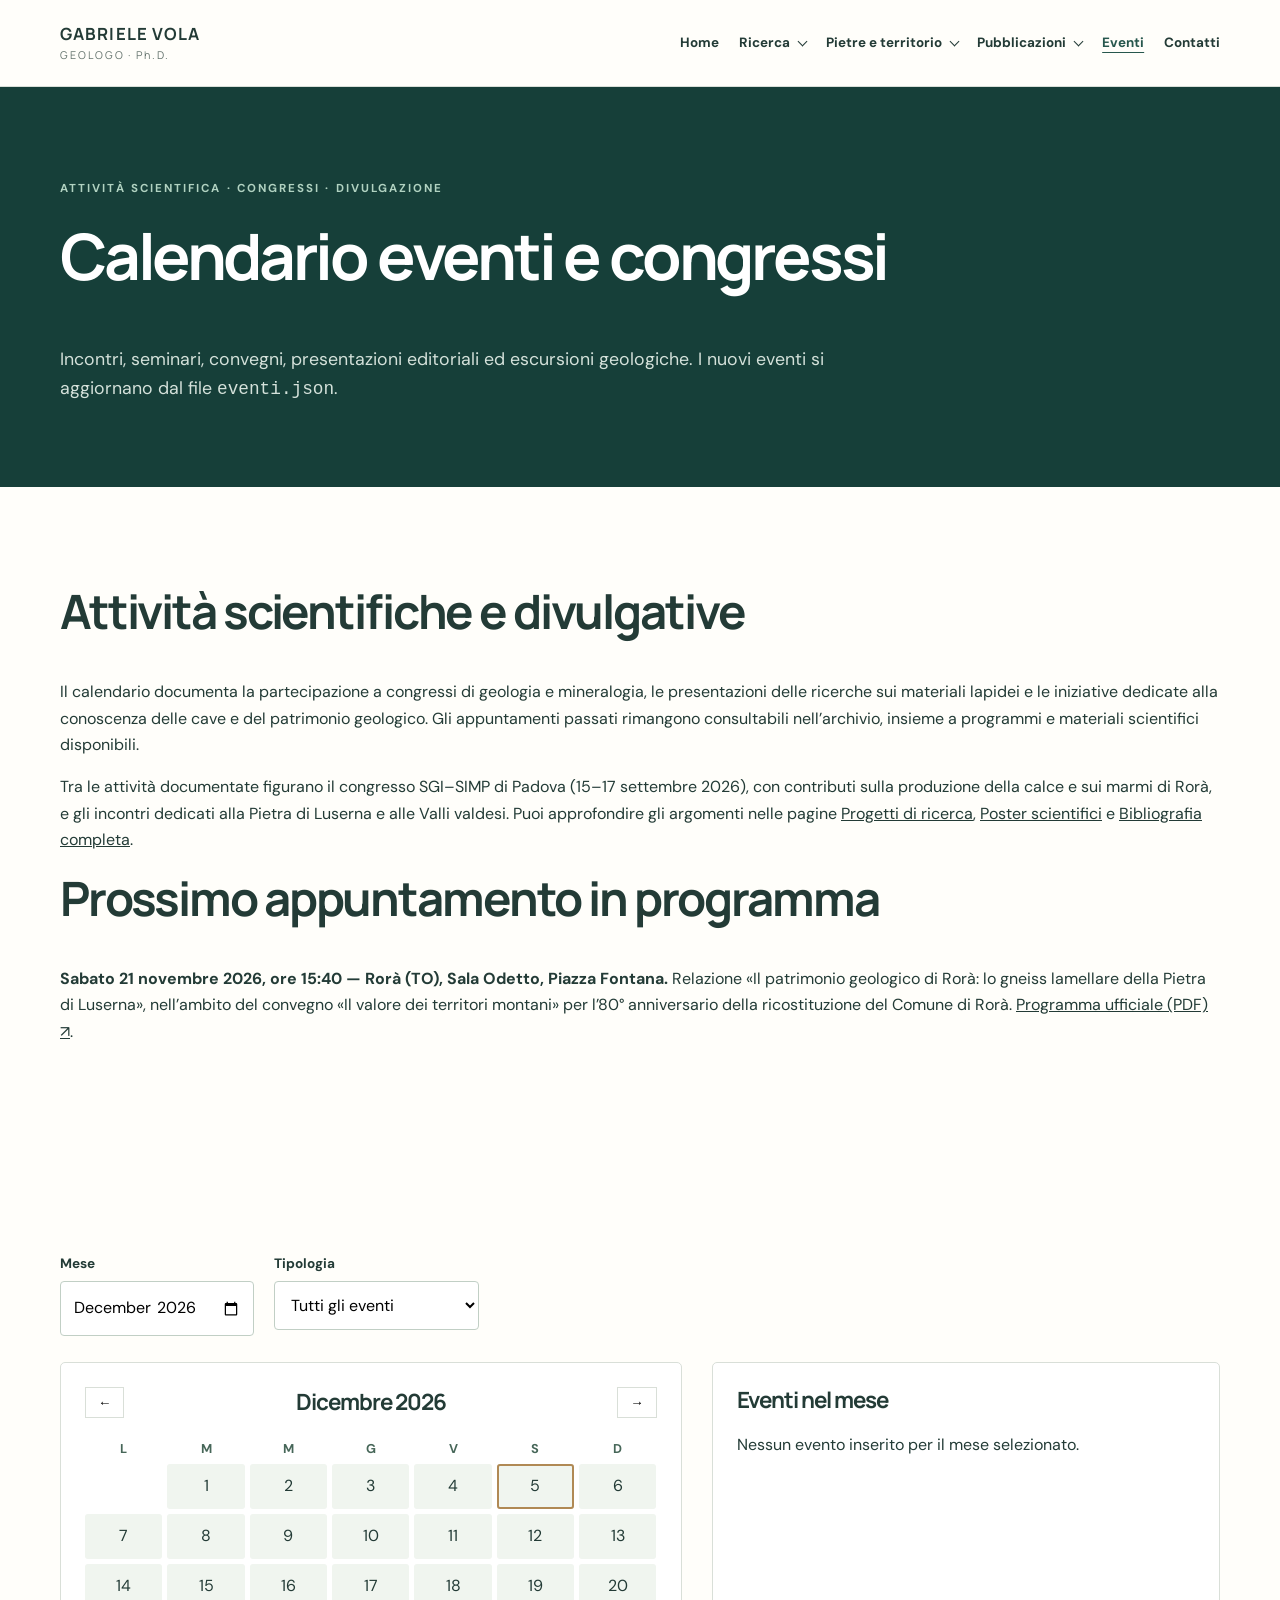
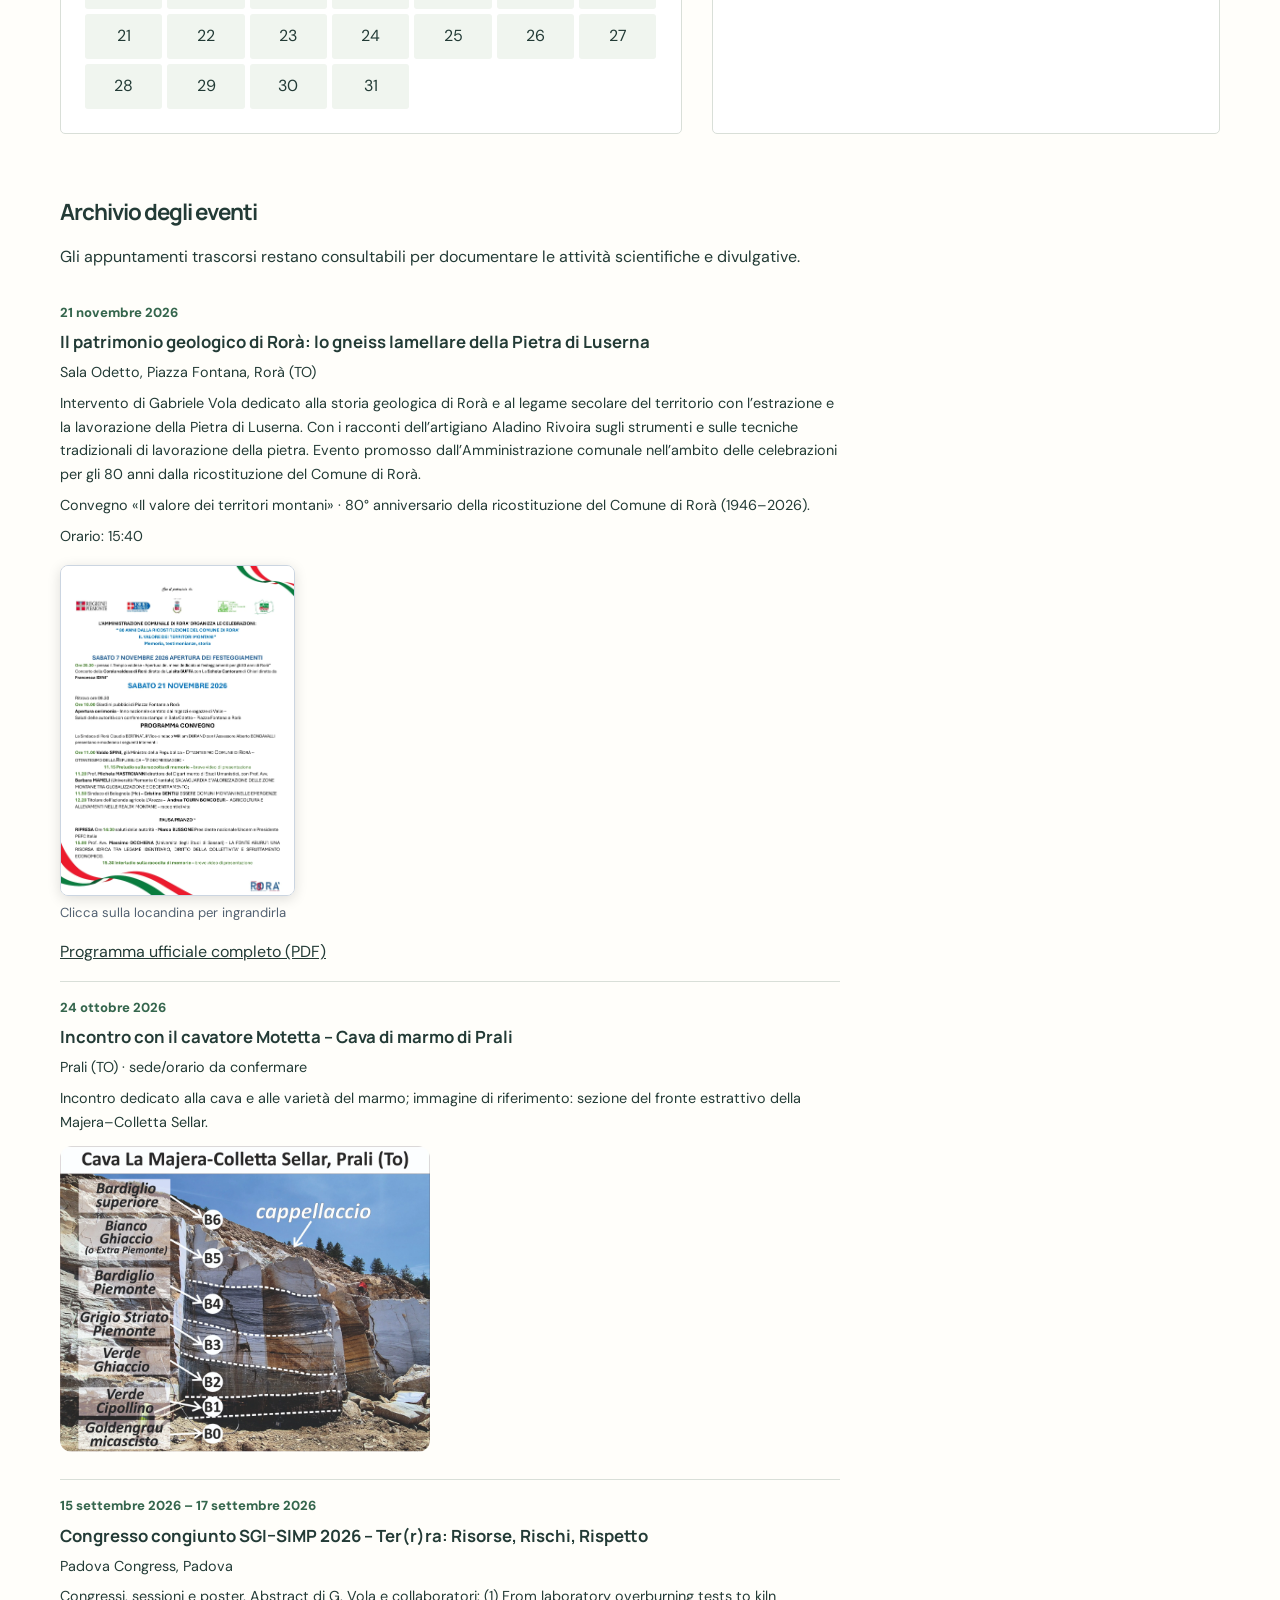
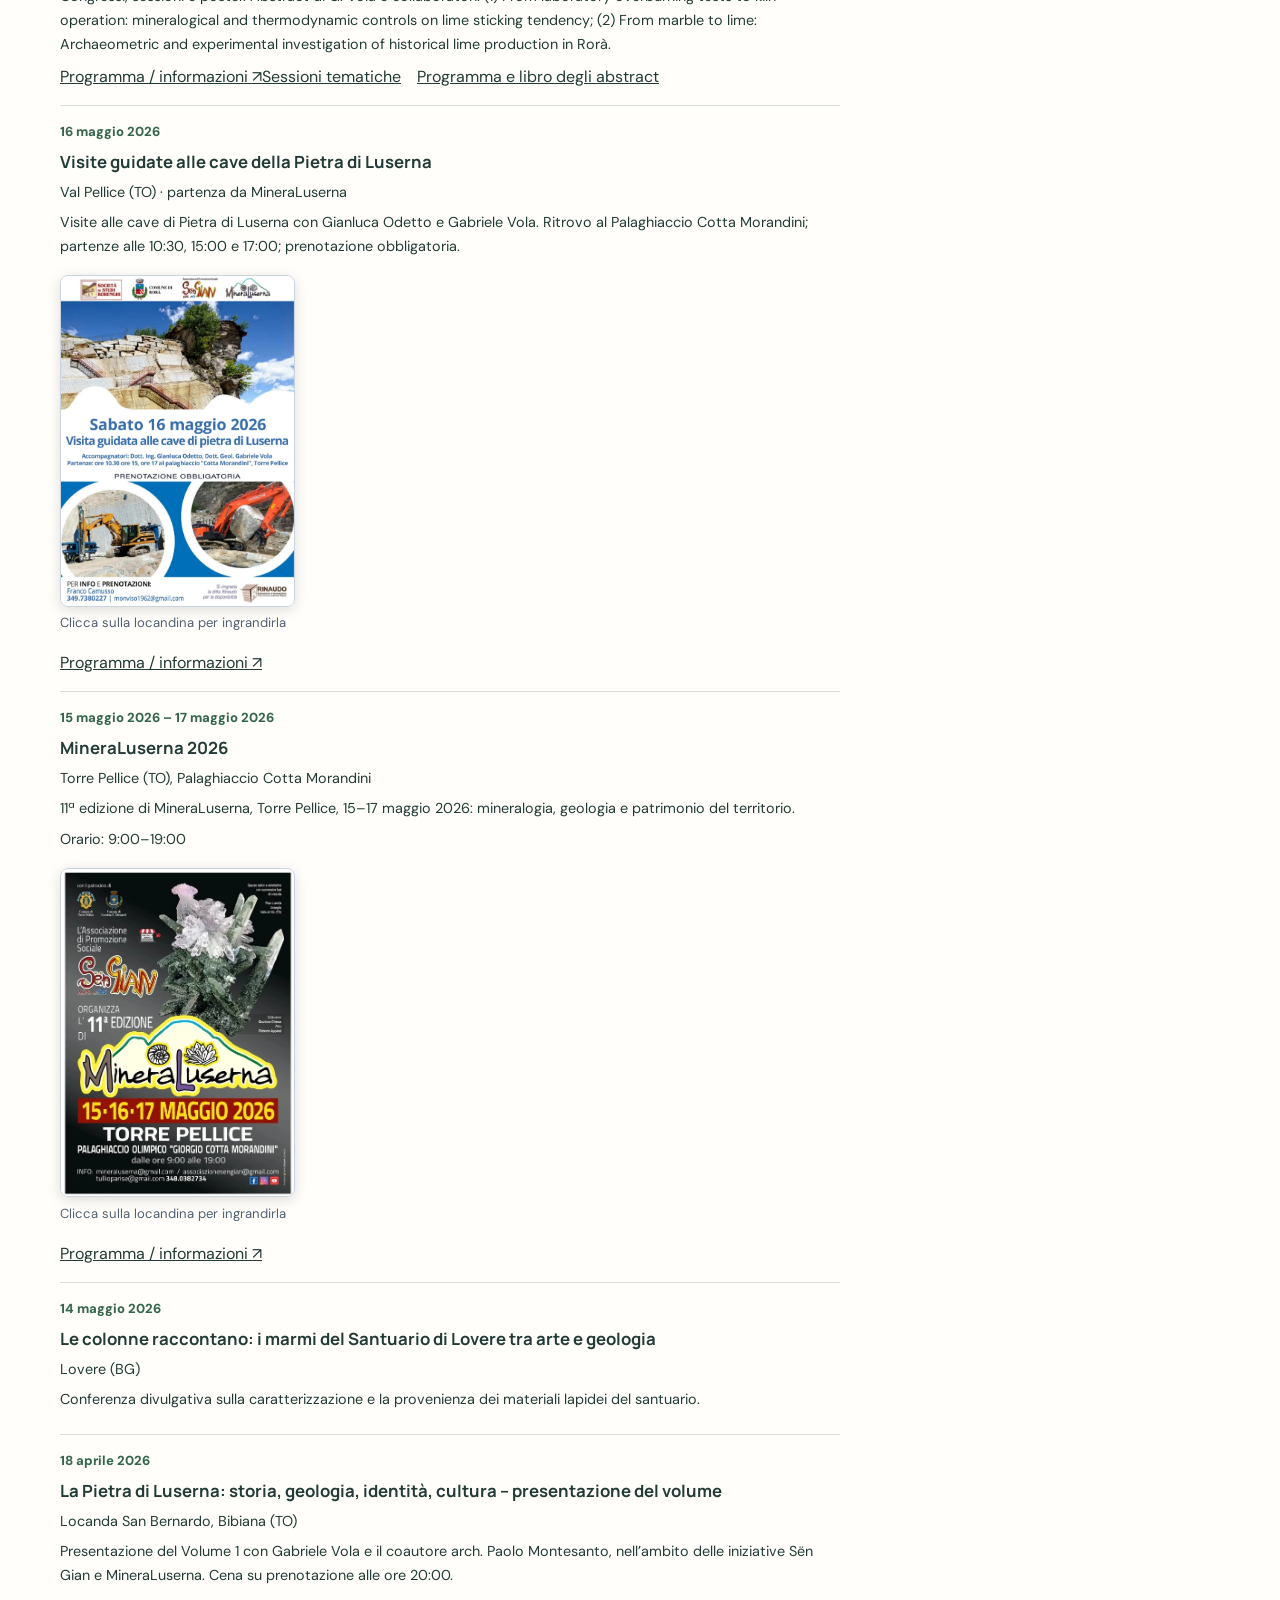
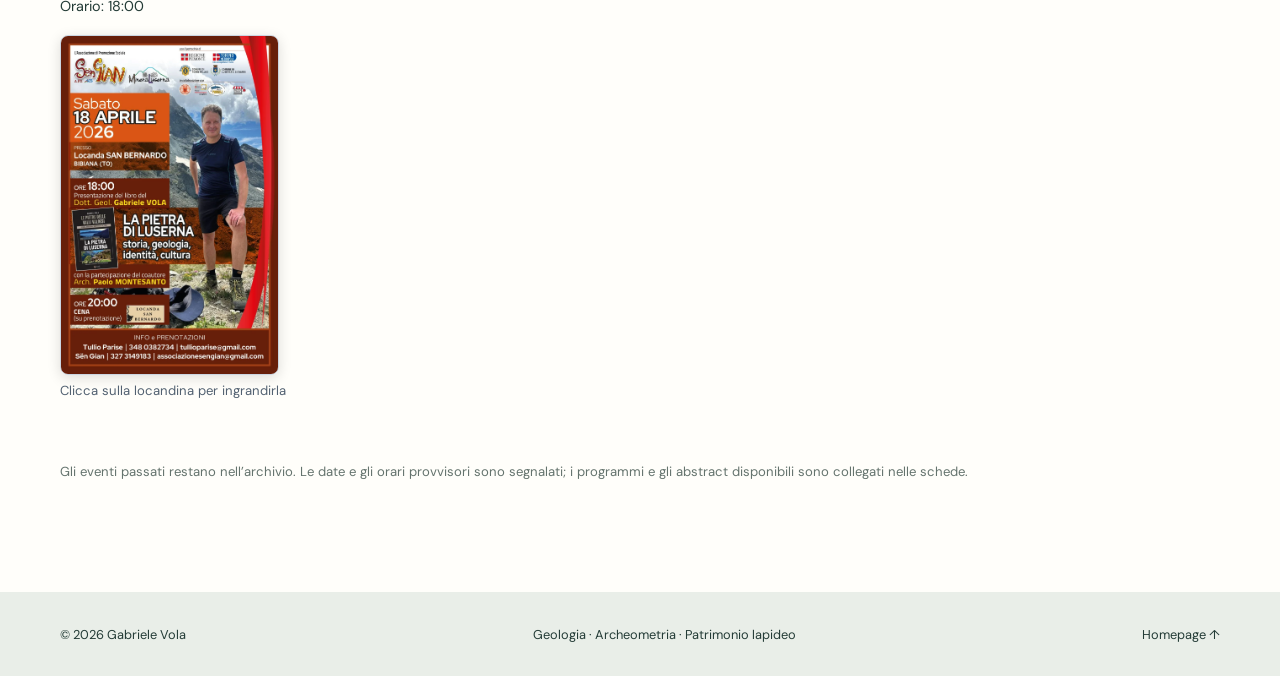
<file: calendario-eventi.html>
<!DOCTYPE html>

<html lang="it"><head><meta charset="utf-8"/><meta content="width=device-width, initial-scale=1" name="viewport"/><meta content="Calendario delle attività scientifiche: congressi, seminari, incontri, presentazioni ed escursioni." name="description"/><title>Calendario eventi e congressi | Gabriele Vola</title><link rel="canonical" href="https://gabriele-vola.github.io/calendario-eventi.html"><link href="style.css" rel="stylesheet"/><meta property="og:title" content="Calendario eventi e congressi | Gabriele Vola">
<meta property="og:description" content="Calendario delle attività scientifiche: congressi, seminari, incontri, presentazioni ed escursioni.">
<meta property="og:type" content="website">
<meta property="og:url" content="https://gabriele-vola.github.io/calendario-eventi.html">
<meta property="og:locale" content="it_IT">
<meta property="og:site_name" content="Gabriele Vola – Ricerca scientifica">
<meta property="og:image" content="https://gabriele-vola.github.io/images/caugis.jpg">
<meta name="twitter:card" content="summary_large_image">
</head><body><a class="skip" href="#contenuto">Salta al contenuto</a><header class="header"><div class="shell nav"><a class="brand" href="index.html#inizio"><strong>GABRIELE VOLA</strong><span>GEOLOGO · Ph.D.</span></a><button aria-controls="links" aria-expanded="false" aria-label="Apri menu" class="menu" id="menuToggle">☰</button><nav aria-label="Navigazione principale" id="links" class="site-nav">
<a href="index.html">Home</a>
<details class="nav-dropdown"><summary>Ricerca</summary><div class="nav-submenu"><a href="index.html#ricerca">Aree di ricerca</a><a href="progetti-ricerca.html">Progetti di ricerca</a><a href="metodologie.html">Metodologie</a><a href="index.html#collaborazioni">Collaborazioni</a></div></details>
<details class="nav-dropdown"><summary>Pietre e territorio</summary><div class="nav-submenu"><a href="pietre-valdesi.html">Pietre delle Valli valdesi</a><a href="marmi-valdesi.html">Marmi delle Valli valdesi</a><a href="pietre-bergamasca.html">Pietre della Bergamasca</a></div></details>
<details class="nav-dropdown"><summary>Pubblicazioni</summary><div class="nav-submenu"><a href="bibliografia.html">Bibliografia completa</a><a href="archivio-pubblicazioni.html">Archivio ricercabile</a><a href="poster-scientifici.html">Poster scientifici</a><a href="zenodo-guida.html">Depositi Zenodo</a></div></details>
<a href="calendario-eventi.html" aria-current="page">Eventi</a>
<a href="index.html#contatti">Contatti</a>
</nav></div></header><main id="contenuto"><section class="marbles-heading"><div class="shell"><p class="eyebrow">ATTIVITÀ SCIENTIFICA · CONGRESSI · DIVULGAZIONE</p><h1>Calendario eventi e congressi</h1><p class="lead">Incontri, seminari, convegni, presentazioni editoriali ed escursioni geologiche. I nuovi eventi si aggiornano dal file <code>eventi.json</code>.</p></div></section>
<section class="section shell"><h2>Attività scientifiche e divulgative</h2><p>Il calendario documenta la partecipazione a congressi di geologia e mineralogia, le presentazioni delle ricerche sui materiali lapidei e le iniziative dedicate alla conoscenza delle cave e del patrimonio geologico. Gli appuntamenti passati rimangono consultabili nell’archivio, insieme a programmi e materiali scientifici disponibili.</p><p>Tra le attività documentate figurano il congresso SGI–SIMP di Padova (15–17 settembre 2026), con contributi sulla produzione della calce e sui marmi di Rorà, e gli incontri dedicati alla Pietra di Luserna e alle Valli valdesi. Puoi approfondire gli argomenti nelle pagine <a href="progetti-ricerca.html">Progetti di ricerca</a>, <a href="poster-scientifici.html">Poster scientifici</a> e <a href="bibliografia.html">Bibliografia completa</a>.</p><h2>Prossimo appuntamento in programma</h2><p><strong>Sabato 21 novembre 2026, ore 15:40 — Rorà (TO), Sala Odetto, Piazza Fontana.</strong> Relazione «Il patrimonio geologico di Rorà: lo gneiss lamellare della Pietra di Luserna», nell’ambito del convegno «Il valore dei territori montani» per l’80° anniversario della ricostituzione del Comune di Rorà. <a href="documenti/21_22%20novembre%20Programma%20evento%2080%20anni%20Rora%CC%80.pdf" target="_blank" rel="noopener noreferrer">Programma ufficiale (PDF) ↗</a>.</p></section>
<section class="section shell"><div class="event-tools"><div><label for="event-month">Mese</label><input aria-label="Scegli mese" id="event-month" type="month"/></div><div><label for="event-category">Tipologia</label><select id="event-category"><option value="all">Tutti gli eventi</option><option value="congresso">Congressi e convegni</option><option value="seminario">Seminari</option><option value="incontro">Incontri e conferenze</option><option value="libro">Presentazioni di libri</option><option value="escursione">Escursioni geologiche</option></select></div></div><div class="calendar-layout"><div class="calendar-box"><div class="calendar-head"><button aria-label="Mese precedente" id="cal-prev" type="button">←</button><h2 id="cal-title">Calendario</h2><button aria-label="Mese successivo" id="cal-next" type="button">→</button></div><div aria-label="Calendario mensile" class="calendar-grid" id="cal-grid" role="grid"></div></div><div class="event-side"><h2>Eventi nel mese</h2><div aria-live="polite" id="cal-events"><p>Caricamento eventi…</p></div></div></div><div class="event-archive"><h2>Archivio degli eventi</h2><p>Gli appuntamenti trascorsi restano consultabili per documentare le attività scientifiche e divulgative.</p><div id="event-archive"></div></div><p class="note">Gli eventi passati restano nell’archivio. Le date e gli orari provvisori sono segnalati; i programmi e gli abstract disponibili sono collegati nelle schede.</p></section><script defer="" src="calendario.js"></script></main><footer><div class="shell footer-inner"><span>© <span id="year"></span> Gabriele Vola</span><span>Geologia · Archeometria · Patrimonio lapideo</span><a href="index.html">Homepage ↑</a></div></footer><script src="script.js"></script></body></html>
</file>
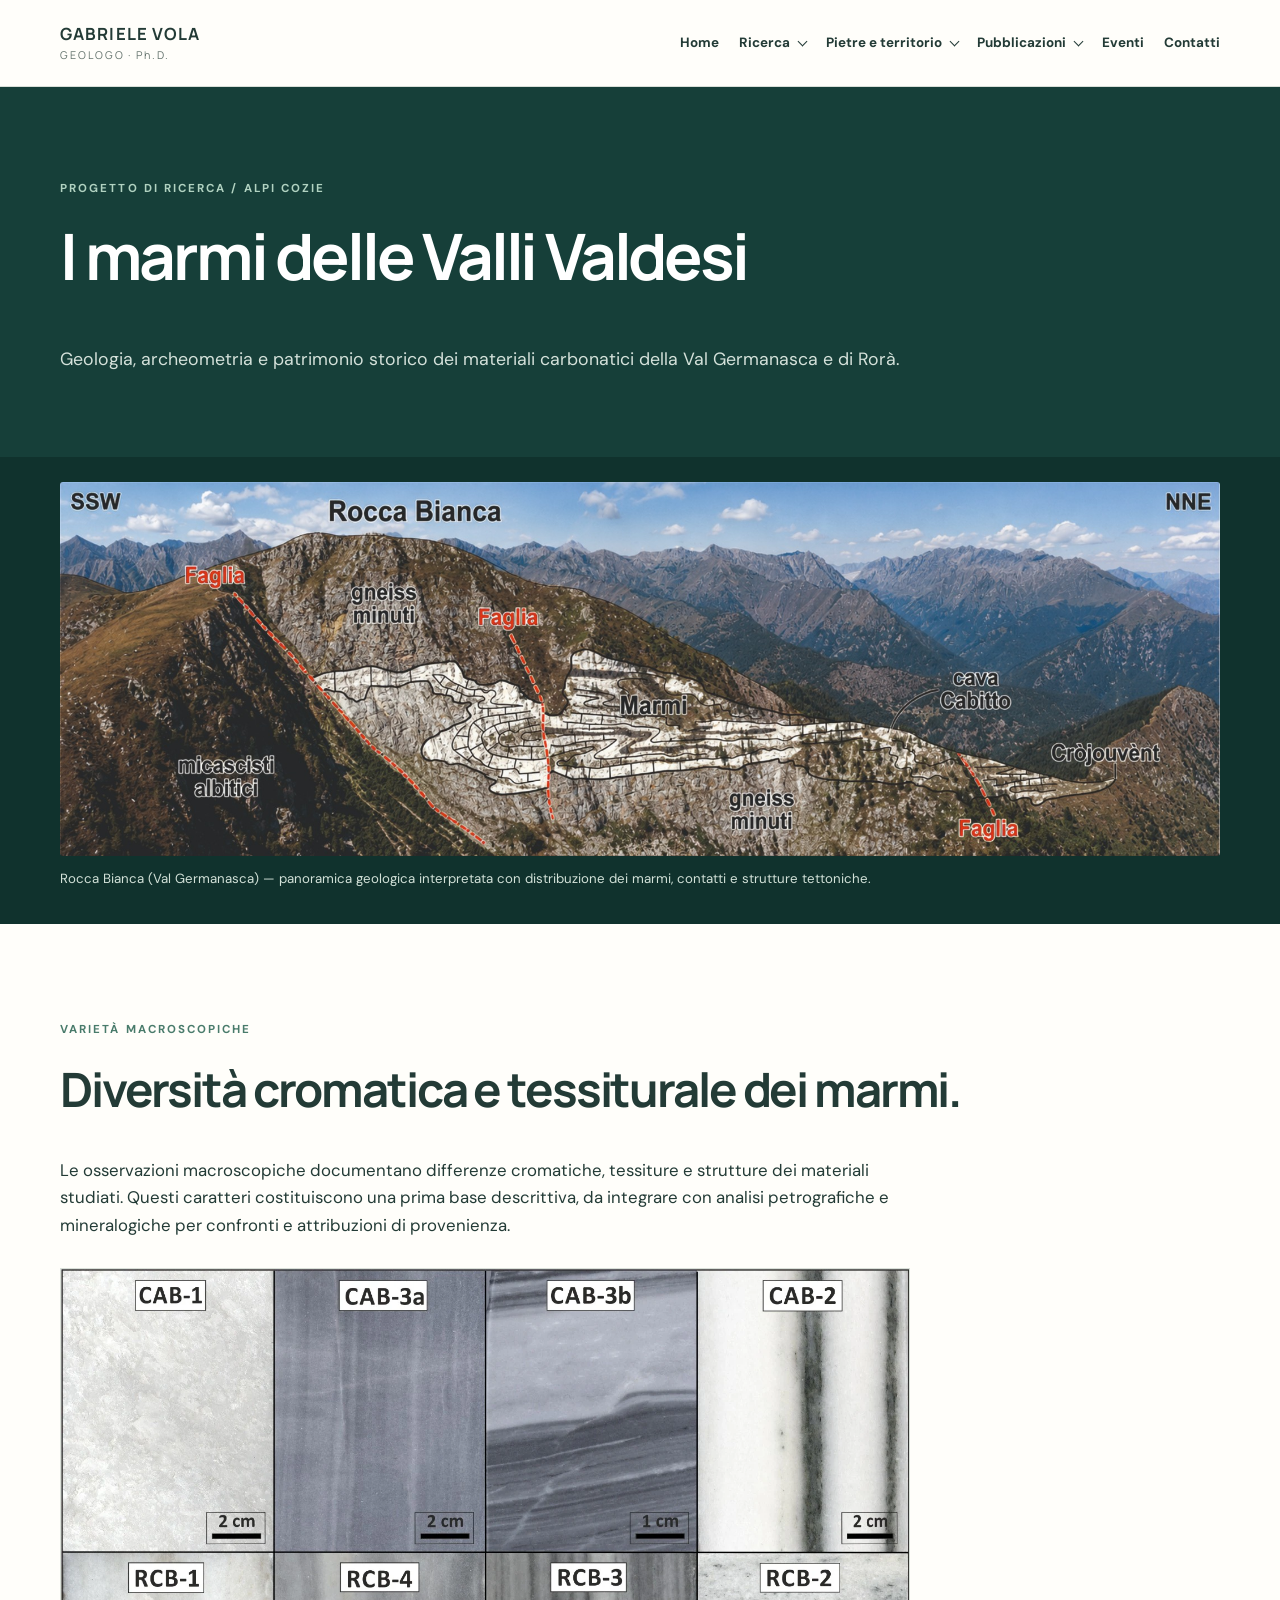
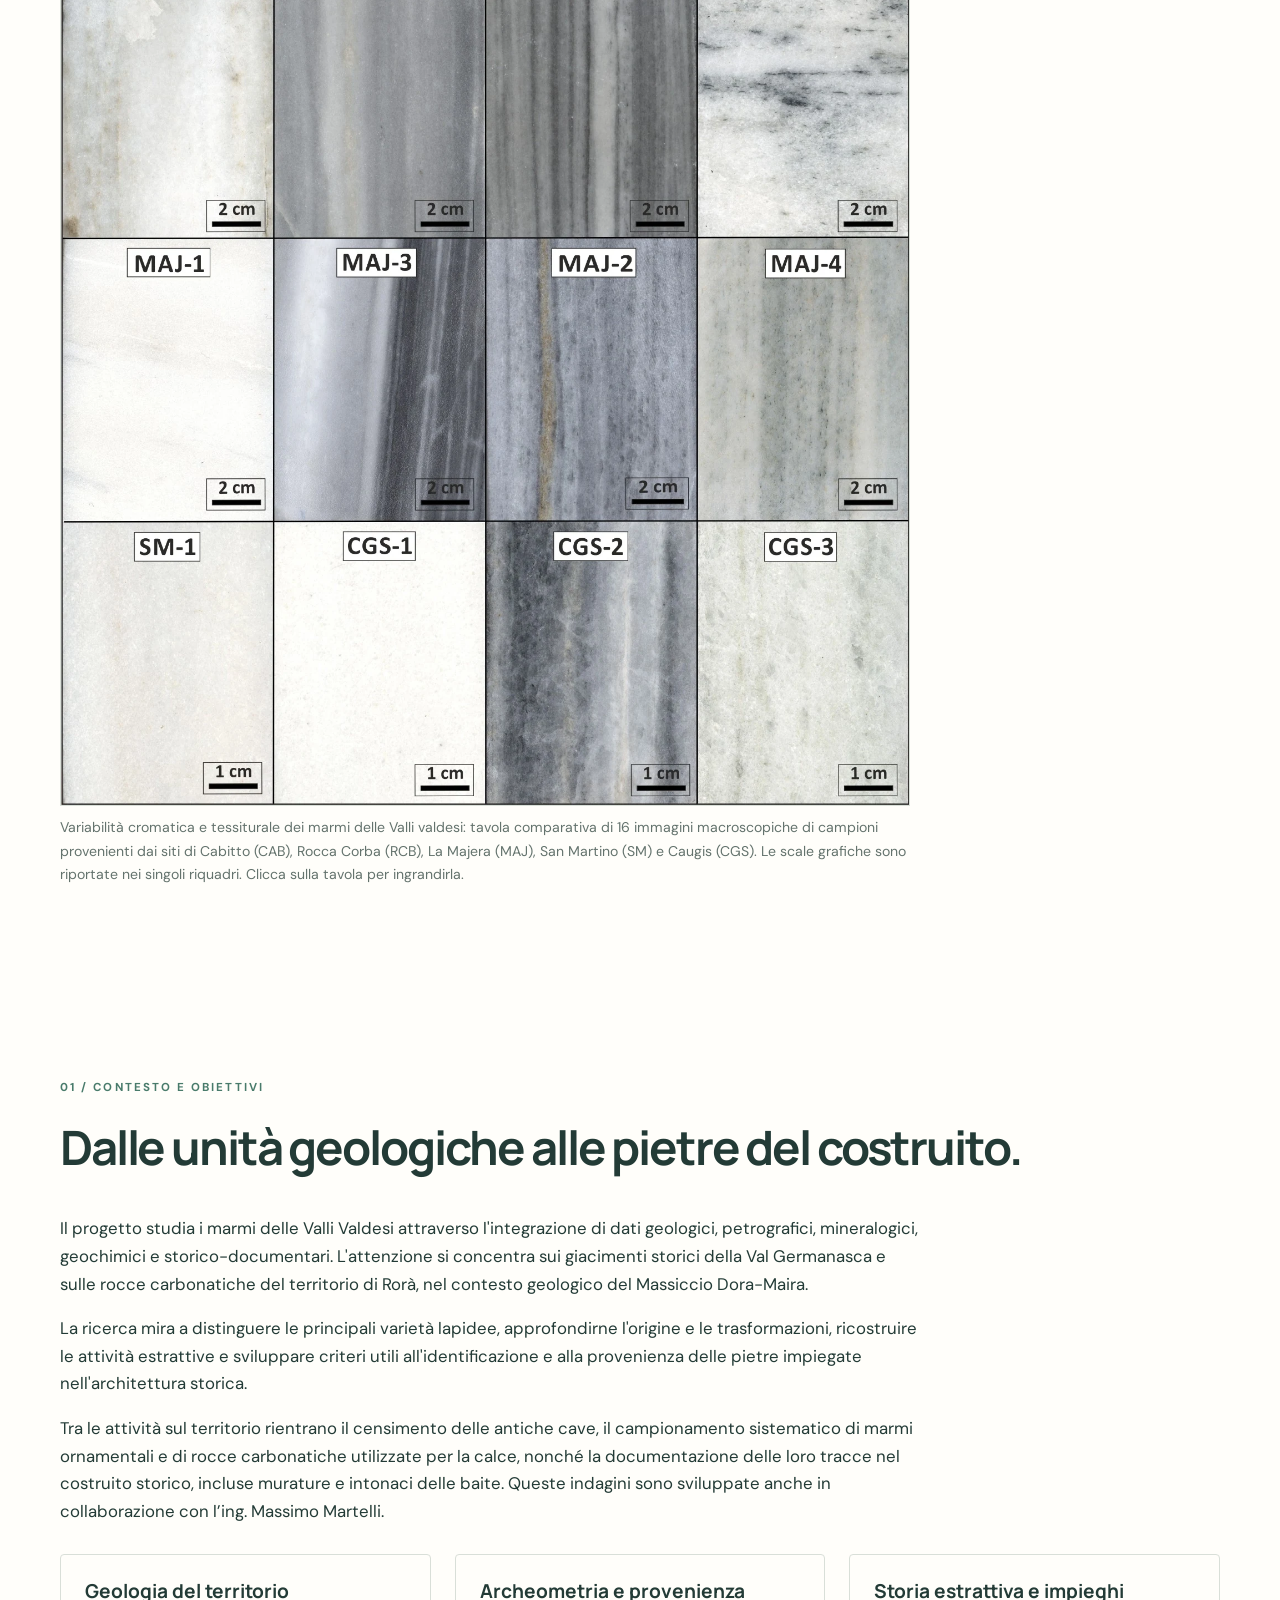
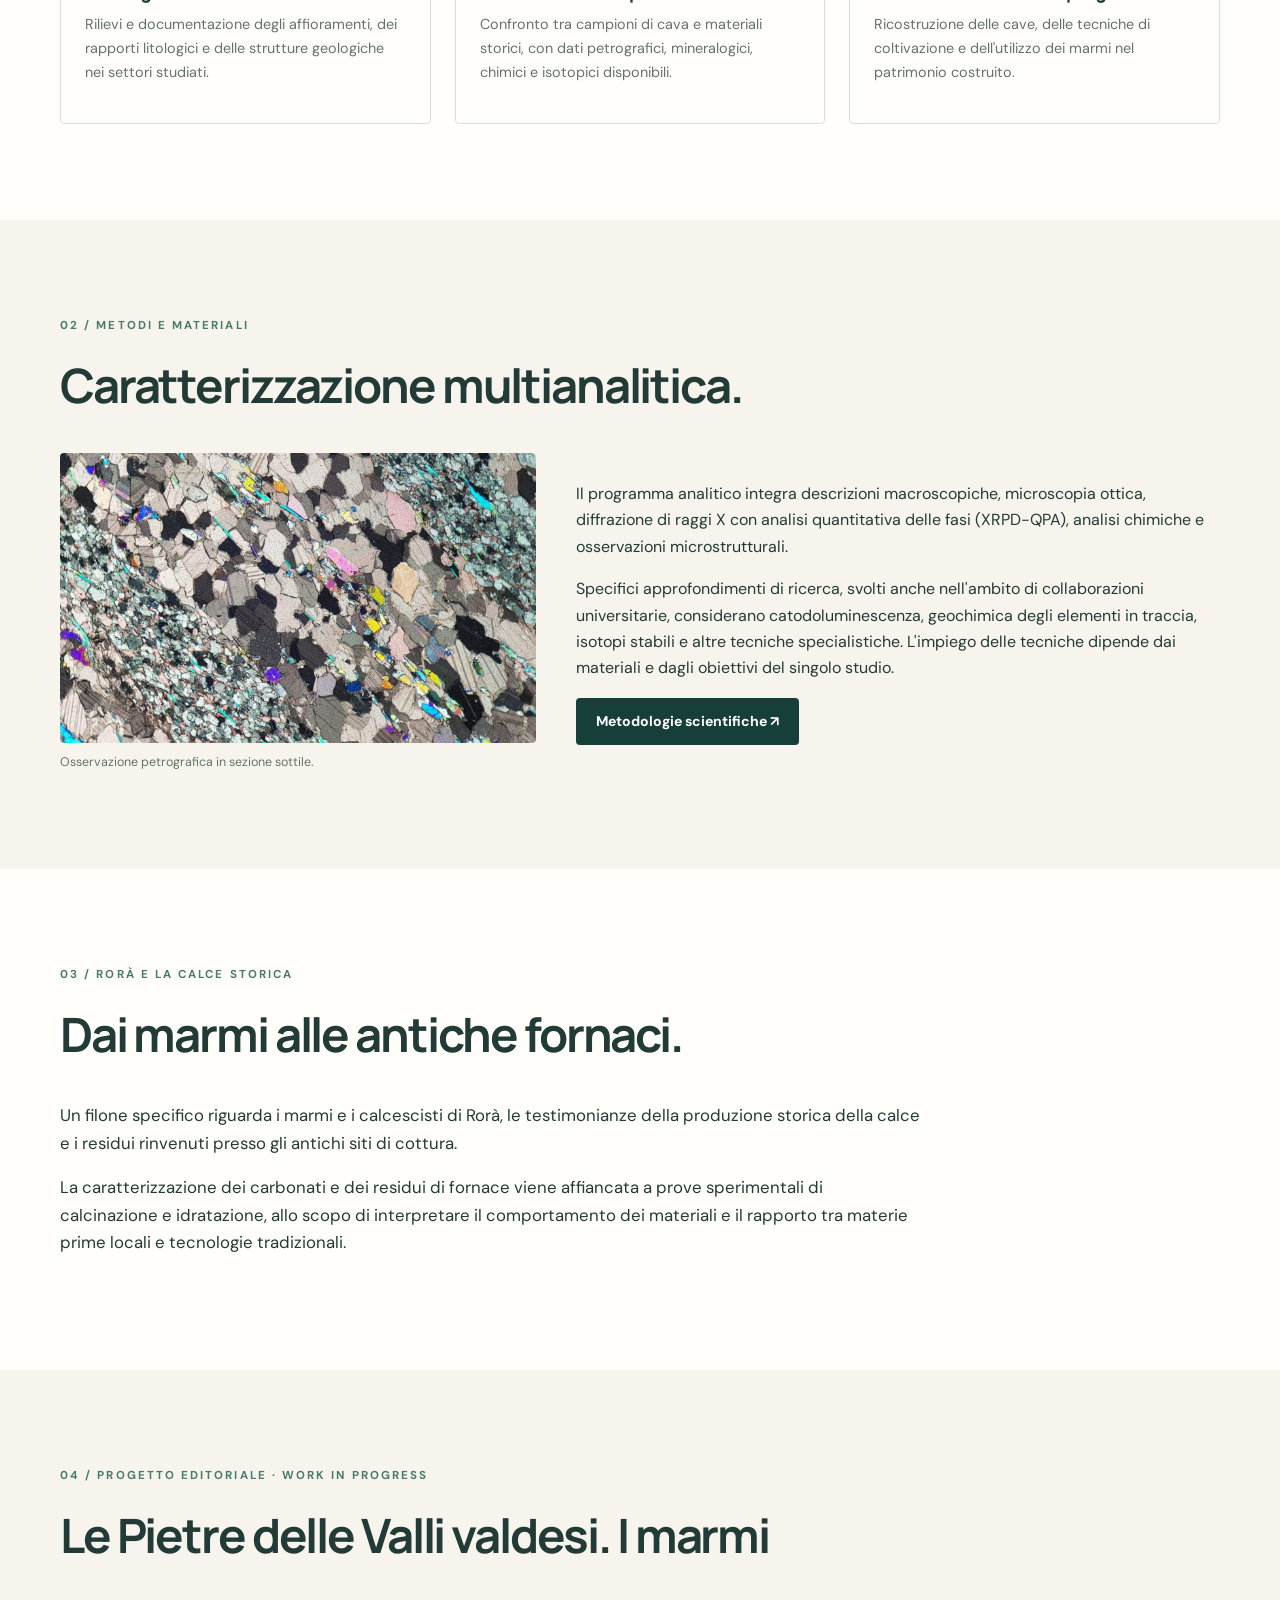
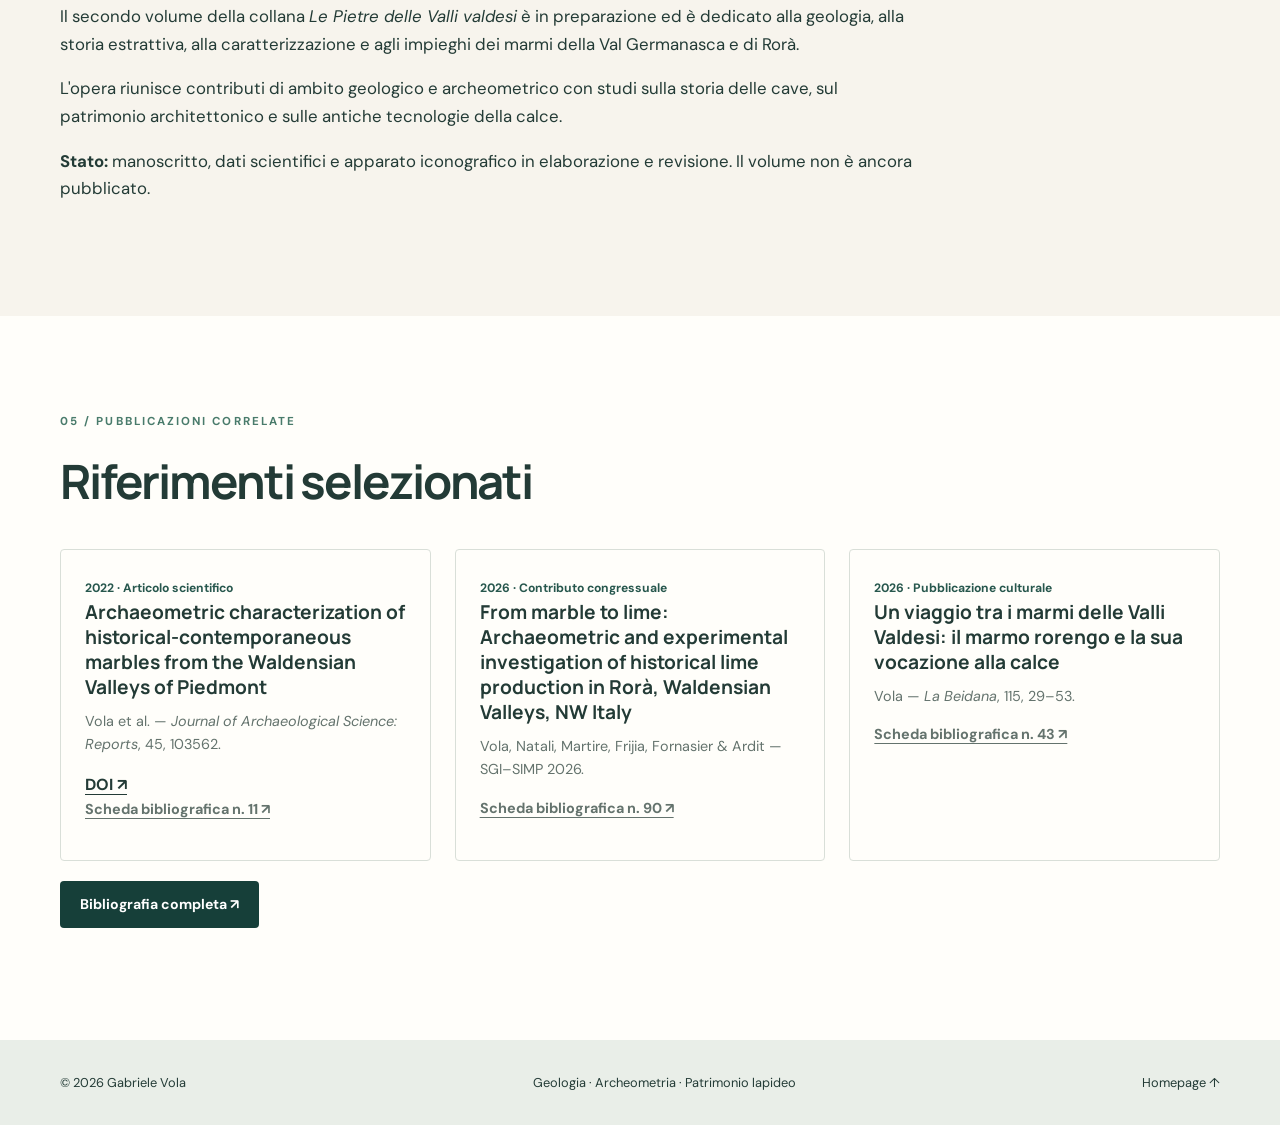
<file: marmi-valdesi.html>
<!DOCTYPE html>

<html lang="it"><head>
<link rel="canonical" href="https://gabriele-vola.github.io/marmi-valdesi.html">
<meta property="og:title" content="I marmi delle Valli valdesi | Gabriele Vola">
<meta property="og:description" content="Studio scientifico dei marmi delle Valli valdesi: geologia, petrografia, archeometria, Val Germanasca, Rorà e patrimonio storico delle cave.">
<meta property="og:type" content="website">
<meta property="og:url" content="https://gabriele-vola.github.io/marmi-valdesi.html">
<meta charset="utf-8"/><meta content="width=device-width, initial-scale=1" name="viewport"/><meta content="Progetto scientifico sui marmi delle Valli Valdesi: Rocca Bianca, Val Germanasca, Rorà, archeometria e produzione storica della calce." name="description"/><title>I marmi delle Valli Valdesi | Gabriele Vola</title><link href="style.css" rel="stylesheet"/><meta property="og:locale" content="it_IT">
<meta property="og:site_name" content="Gabriele Vola – Ricerca scientifica">
<meta property="og:image" content="https://gabriele-vola.github.io/images/varieta-macroscopiche-marmi-nuova.webp">
<meta name="twitter:card" content="summary_large_image">
</head><body>
<a class="skip" href="#contenuto">Salta al contenuto</a>
<header class="header"><div class="shell nav"><a class="brand" href="index.html#inizio"><strong>GABRIELE VOLA</strong><span>GEOLOGO · Ph.D.</span></a><button aria-controls="links" aria-expanded="false" aria-label="Apri menu" class="menu" id="menuToggle">☰</button><nav aria-label="Navigazione principale" id="links" class="site-nav">
<a href="index.html">Home</a>
<details class="nav-dropdown"><summary>Ricerca</summary><div class="nav-submenu"><a href="index.html#ricerca">Aree di ricerca</a><a href="progetti-ricerca.html">Progetti di ricerca</a><a href="metodologie.html">Metodologie</a><a href="index.html#collaborazioni">Collaborazioni</a></div></details>
<details class="nav-dropdown"><summary>Pietre e territorio</summary><div class="nav-submenu"><a href="pietre-valdesi.html">Pietre delle Valli valdesi</a><a href="marmi-valdesi.html" aria-current="page">Marmi delle Valli valdesi</a><a href="pietre-bergamasca.html">Pietre della Bergamasca</a></div></details>
<details class="nav-dropdown"><summary>Pubblicazioni</summary><div class="nav-submenu"><a href="bibliografia.html">Bibliografia completa</a><a href="archivio-pubblicazioni.html">Archivio ricercabile</a><a href="poster-scientifici.html">Poster scientifici</a><a href="zenodo-guida.html">Depositi Zenodo</a></div></details>
<a href="calendario-eventi.html">Eventi</a>
<a href="index.html#contatti">Contatti</a>
</nav></div></header>
<main id="contenuto"><section class="marbles-heading"><div class="shell"><p class="eyebrow">PROGETTO DI RICERCA / ALPI COZIE</p><h1>I marmi delle Valli Valdesi</h1><p class="lead">Geologia, archeometria e patrimonio storico dei materiali carbonatici della Val Germanasca e di Rorà.</p></div></section>
<section class="marbles-landscape"><div class="shell"><figure><img alt="Panoramica geologica interpretata di Rocca Bianca: affioramenti marmorei, gneiss, micascisti e principali faglie" height="660" src="images/rocca-bianca-panorama.jpg" width="2048"/><figcaption>Rocca Bianca (Val Germanasca) — panoramica geologica interpretata con distribuzione dei marmi, contatti e strutture tettoniche.</figcaption></figure></div></section><section aria-labelledby="macro-heading" class="section shell marble-macro-panel">
<p class="eyebrow dark">VARIETÀ MACROSCOPICHE</p>
<h2 id="macro-heading">Diversità cromatica e tessiturale dei marmi.</h2>
<div class="marbles-prose"><p>Le osservazioni macroscopiche documentano differenze cromatiche, tessiture e strutture dei materiali studiati. Questi caratteri costituiscono una prima base descrittiva, da integrare con analisi petrografiche e mineralogiche per confronti e attribuzioni di provenienza.</p></div>
<figure class="marble-macro-figure"><a aria-label="Apri la tavola delle 16 immagini macroscopiche dei marmi a piena risoluzione" href="images/varieta-macroscopiche-marmi-nuova.webp" rel="noopener noreferrer" target="_blank"><img alt="Tavola comparativa di sedici immagini macroscopiche dei marmi delle Valli valdesi, identificati con sigle CAB, RCB, MAJ, SM e CGS e corredati da scale grafiche" loading="lazy" decoding="async" width="1528" height="2048" src="images/varieta-macroscopiche-marmi-nuova.webp"/></a><figcaption>Variabilità cromatica e tessiturale dei marmi delle Valli valdesi: tavola comparativa di 16 immagini macroscopiche di campioni provenienti dai siti di Cabitto (CAB), Rocca Corba (RCB), La Majera (MAJ), San Martino (SM) e Caugis (CGS). Le scale grafiche sono riportate nei singoli riquadri. Clicca sulla tavola per ingrandirla.</figcaption></figure>
</section>
<section class="section shell"><p class="eyebrow dark">01 / CONTESTO E OBIETTIVI</p><h2>Dalle unità geologiche alle pietre del costruito.</h2><div class="marbles-prose"><p>Il progetto studia i marmi delle Valli Valdesi attraverso l'integrazione di dati geologici, petrografici, mineralogici, geochimici e storico-documentari. L'attenzione si concentra sui giacimenti storici della Val Germanasca e sulle rocce carbonatiche del territorio di Rorà, nel contesto geologico del Massiccio Dora-Maira.</p><p>La ricerca mira a distinguere le principali varietà lapidee, approfondirne l'origine e le trasformazioni, ricostruire le attività estrattive e sviluppare criteri utili all'identificazione e alla provenienza delle pietre impiegate nell'architettura storica.</p><p>Tra le attività sul territorio rientrano il censimento delle antiche cave, il campionamento sistematico di marmi ornamentali e di rocce carbonatiche utilizzate per la calce, nonché la documentazione delle loro tracce nel costruito storico, incluse murature e intonaci delle baite. Queste indagini sono sviluppate anche in collaborazione con l’ing. Massimo Martelli.</p></div>
<div class="marbles-cards"><article><h3>Geologia del territorio</h3><p>Rilievi e documentazione degli affioramenti, dei rapporti litologici e delle strutture geologiche nei settori studiati.</p></article><article><h3>Archeometria e provenienza</h3><p>Confronto tra campioni di cava e materiali storici, con dati petrografici, mineralogici, chimici e isotopici disponibili.</p></article><article><h3>Storia estrattiva e impieghi</h3><p>Ricostruzione delle cave, delle tecniche di coltivazione e dell'utilizzo dei marmi nel patrimonio costruito.</p></article></div></section>
<section class="section section-soft"><div class="shell"><p class="eyebrow dark">02 / METODI E MATERIALI</p><h2>Caratterizzazione multianalitica.</h2><div class="marbles-method"><figure><img alt="Microfotografia petrografica di un marmo in sezione sottile" loading="lazy" src="images/sezione-sottile.jpg"/><figcaption>Osservazione petrografica in sezione sottile.</figcaption></figure><div><p>Il programma analitico integra descrizioni macroscopiche, microscopia ottica, diffrazione di raggi X con analisi quantitativa delle fasi (XRPD-QPA), analisi chimiche e osservazioni microstrutturali.</p><p>Specifici approfondimenti di ricerca, svolti anche nell'ambito di collaborazioni universitarie, considerano catodoluminescenza, geochimica degli elementi in traccia, isotopi stabili e altre tecniche specialistiche. L'impiego delle tecniche dipende dai materiali e dagli obiettivi del singolo studio.</p><a class="button green" href="metodologie.html">Metodologie scientifiche ↗</a></div></div></div></section>
<section class="section shell"><p class="eyebrow dark">03 / RORÀ E LA CALCE STORICA</p><h2>Dai marmi alle antiche fornaci.</h2><div class="marbles-prose"><p>Un filone specifico riguarda i marmi e i calcescisti di Rorà, le testimonianze della produzione storica della calce e i residui rinvenuti presso gli antichi siti di cottura.</p><p>La caratterizzazione dei carbonati e dei residui di fornace viene affiancata a prove sperimentali di calcinazione e idratazione, allo scopo di interpretare il comportamento dei materiali e il rapporto tra materie prime locali e tecnologie tradizionali.</p></div></section>
<section class="section section-soft" id="volume"><div class="shell"><p class="eyebrow dark">04 / PROGETTO EDITORIALE · WORK IN PROGRESS</p><h2>Le Pietre delle Valli valdesi. I marmi</h2><div class="marbles-prose"><p>Il secondo volume della collana <em>Le Pietre delle Valli valdesi</em> è in preparazione ed è dedicato alla geologia, alla storia estrattiva, alla caratterizzazione e agli impieghi dei marmi della Val Germanasca e di Rorà.</p><p>L'opera riunisce contributi di ambito geologico e archeometrico con studi sulla storia delle cave, sul patrimonio architettonico e sulle antiche tecnologie della calce.</p><p><strong>Stato:</strong> manoscritto, dati scientifici e apparato iconografico in elaborazione e revisione. Il volume non è ancora pubblicato.</p></div></div></section>
<section class="section shell"><p class="eyebrow dark">05 / PUBBLICAZIONI CORRELATE</p><h2>Riferimenti selezionati</h2><div class="marbles-references"><article><span>2022 · Articolo scientifico</span><h3>Archaeometric characterization of historical-contemporaneous marbles from the Waldensian Valleys of Piedmont</h3><p>Vola et al. — <em>Journal of Archaeological Science: Reports</em>, 45, 103562.</p><a href="https://doi.org/10.1016/j.jasrep.2022.103562" rel="noopener noreferrer" target="_blank">DOI ↗</a><p><a href="bibliografia.html#pub-11">Scheda bibliografica n. 11 ↗</a></p></article><article><span>2026 · Contributo congressuale</span><h3>From marble to lime: Archaeometric and experimental investigation of historical lime production in Rorà, Waldensian Valleys, NW Italy</h3><p>Vola, Natali, Martire, Frijia, Fornasier &amp; Ardit — SGI–SIMP 2026.</p><p><a href="bibliografia.html#pub-90">Scheda bibliografica n. 90 ↗</a></p></article><article><span>2026 · Pubblicazione culturale</span><h3>Un viaggio tra i marmi delle Valli Valdesi: il marmo rorengo e la sua vocazione alla calce</h3><p>Vola — <em>La Beidana</em>, 115, 29–53.</p><p><a href="bibliografia.html#pub-43">Scheda bibliografica n. 43 ↗</a></p></article></div><p style="margin-top:20px"><a class="button green" href="bibliografia.html">Bibliografia completa ↗</a></p></section>
</main><footer><div class="shell footer-inner"><span>© <span id="year"></span> Gabriele Vola</span><span>Geologia · Archeometria · Patrimonio lapideo</span><a href="index.html">Homepage ↑</a></div></footer><script src="script.js"></script></body></html>
</file>
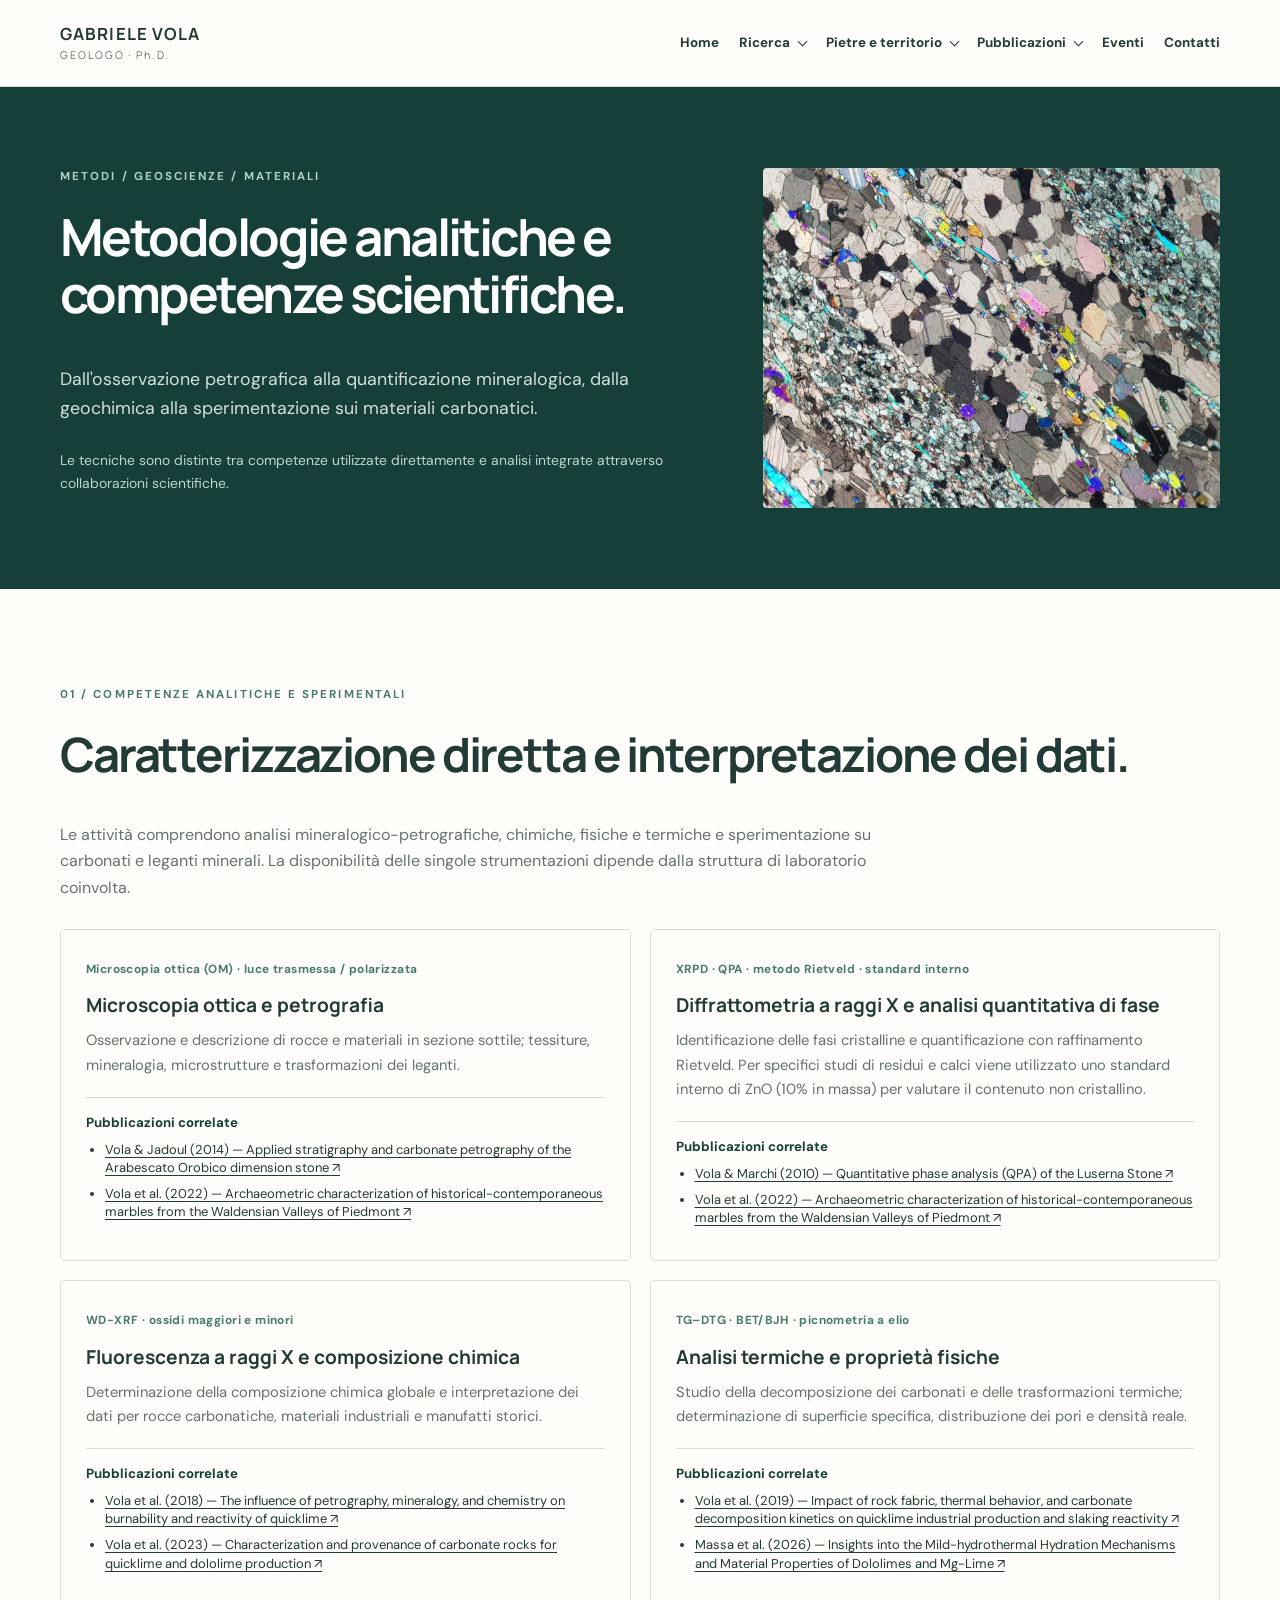
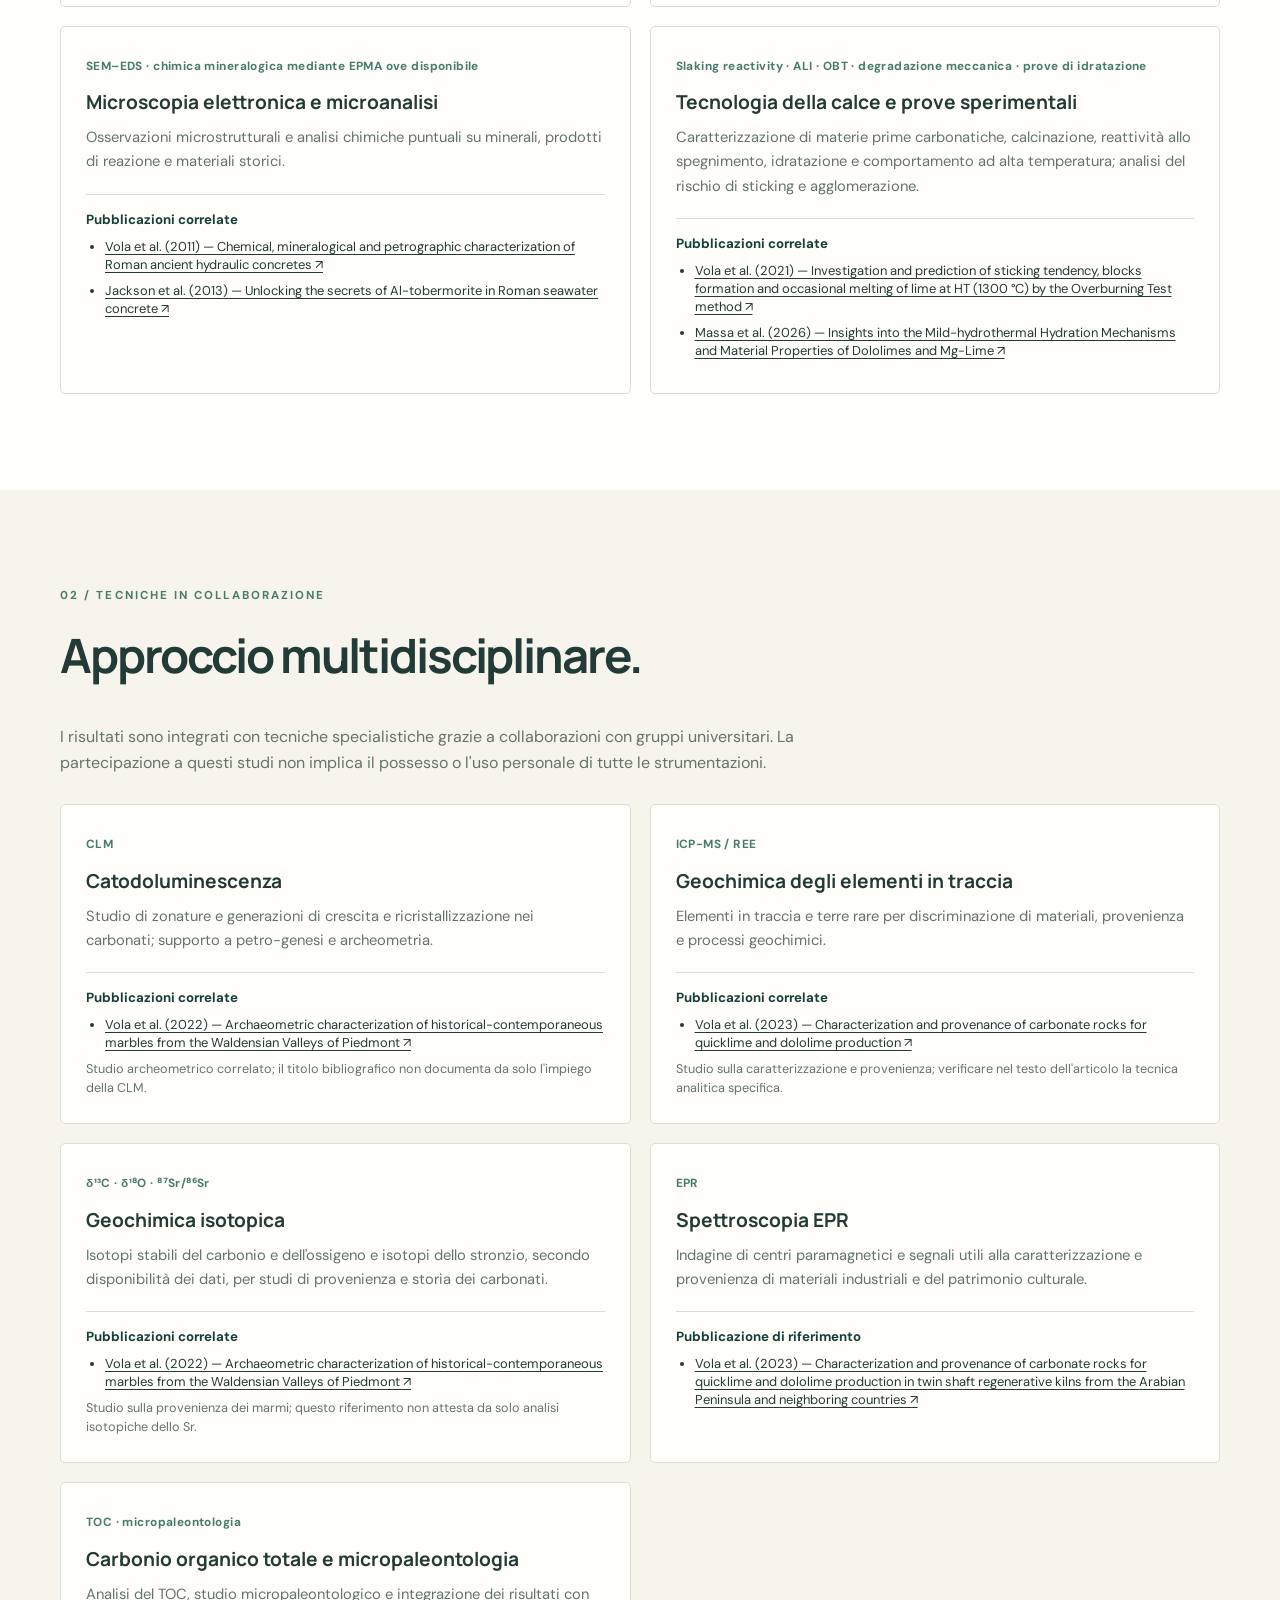
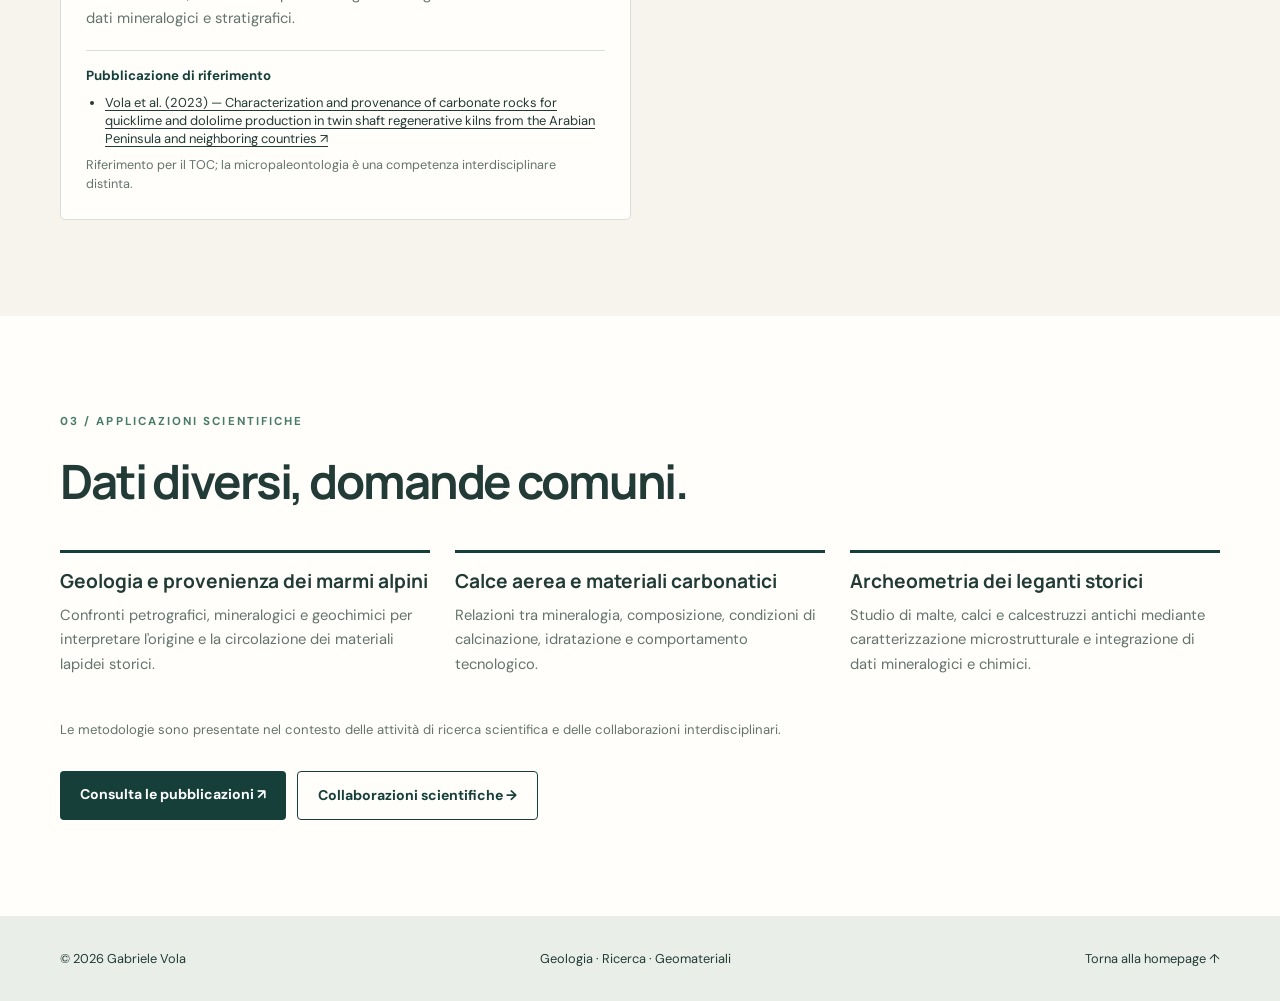
<file: metodologie.html>
<!DOCTYPE html>

<html lang="it"><head> 
<link rel="canonical" href="https://gabriele-vola.github.io/metodologie.html">
<meta property="og:title" content="Metodologie scientifiche | Gabriele Vola">
<meta property="og:description" content="Metodologie di ricerca in geologia e petrografia: microscopia ottica, diffrazione a raggi X (XRPD), fluorescenza X (XRF), SEM-EDS, analisi termiche e caratterizzazione dei geomateriali.">
<meta property="og:type" content="website">
<meta property="og:url" content="https://gabriele-vola.github.io/metodologie.html">
<meta charset="utf-8"/><meta content="width=device-width, initial-scale=1" name="viewport"/>
<meta content="Metodologie analitiche e competenze scientifiche di Gabriele Vola: petrografia, XRPD-Rietveld, XRF, SEM-EDS, analisi termiche e archeometria." name="description"/>
<title>Metodologie e competenze scientifiche | Gabriele Vola</title><link href="style.css" rel="stylesheet"/><meta property="og:locale" content="it_IT">
<meta property="og:site_name" content="Gabriele Vola – Ricerca scientifica">
<meta property="og:image" content="https://gabriele-vola.github.io/images/caugis.jpg">
<meta name="twitter:card" content="summary_large_image">
</head>
<body><a class="skip" href="#contenuto">Salta al contenuto</a>
<header class="header"><div class="shell nav"><a class="brand" href="index.html#inizio"><strong>GABRIELE VOLA</strong><span>GEOLOGO · Ph.D.</span></a><button aria-controls="links" aria-expanded="false" aria-label="Apri menu" class="menu" id="menuToggle">☰</button><nav aria-label="Navigazione principale" id="links" class="site-nav">
<a href="index.html">Home</a>
<details class="nav-dropdown"><summary>Ricerca</summary><div class="nav-submenu"><a href="index.html#ricerca">Aree di ricerca</a><a href="progetti-ricerca.html">Progetti di ricerca</a><a href="metodologie.html" aria-current="page">Metodologie</a><a href="index.html#collaborazioni">Collaborazioni</a></div></details>
<details class="nav-dropdown"><summary>Pietre e territorio</summary><div class="nav-submenu"><a href="pietre-valdesi.html">Pietre delle Valli valdesi</a><a href="marmi-valdesi.html">Marmi delle Valli valdesi</a><a href="pietre-bergamasca.html">Pietre della Bergamasca</a></div></details>
<details class="nav-dropdown"><summary>Pubblicazioni</summary><div class="nav-submenu"><a href="bibliografia.html">Bibliografia completa</a><a href="archivio-pubblicazioni.html">Archivio ricercabile</a><a href="poster-scientifici.html">Poster scientifici</a><a href="zenodo-guida.html">Depositi Zenodo</a></div></details>
<a href="calendario-eventi.html">Eventi</a>
<a href="index.html#contatti">Contatti</a>
</nav></div></header>
<main id="contenuto">
<section class="methods-hero"><div class="shell methods-hero-layout">
<div><p class="eyebrow">METODI / GEOSCIENZE / MATERIALI</p>
<h1>Metodologie analitiche e competenze scientifiche.</h1>
<p class="lead">Dall'osservazione petrografica alla quantificazione mineralogica, dalla geochimica alla sperimentazione sui materiali carbonatici.</p>
<p class="methods-hero-note">Le tecniche sono distinte tra competenze utilizzate direttamente e analisi integrate attraverso collaborazioni scientifiche.</p></div>
<figure class="photo methods-hero-photo"><img alt="Microfotografia di una sezione sottile di marmo" loading="eager" src="images/sezione-sottile.jpg"/></figure>
</div></section>
<section class="section shell">
<p class="eyebrow dark">01 / COMPETENZE ANALITICHE E SPERIMENTALI</p>
<h2>Caratterizzazione diretta e interpretazione dei dati.</h2>
<p class="methods-intro">Le attività comprendono analisi mineralogico-petrografiche, chimiche, fisiche e termiche e sperimentazione su carbonati e leganti minerali. La disponibilità delle singole strumentazioni dipende dalla struttura di laboratorio coinvolta.</p>
<div class="methods-grid"><article class="method-card"><span class="method-tech">Microscopia ottica (OM) · luce trasmessa / polarizzata</span><h3>Microscopia ottica e petrografia</h3><p>Osservazione e descrizione di rocce e materiali in sezione sottile; tessiture, mineralogia, microstrutture e trasformazioni dei leganti.</p><div class="method-pubs"><p class="method-pubs-title">Pubblicazioni correlate</p><ul><li><a href="https://doi.org/10.3301/IJG.2014.11" rel="noopener noreferrer" target="_blank">Vola &amp; Jadoul (2014) — Applied stratigraphy and carbonate petrography of the Arabescato Orobico dimension stone ↗</a></li><li><a href="https://doi.org/10.1016/j.jasrep.2022.103562" rel="noopener noreferrer" target="_blank">Vola et al. (2022) — Archaeometric characterization of historical-contemporaneous marbles from the Waldensian Valleys of Piedmont ↗</a></li></ul></div></article><article class="method-card"><span class="method-tech">XRPD · QPA · metodo Rietveld · standard interno</span><h3>Diffrattometria a raggi X e analisi quantitativa di fase</h3><p>Identificazione delle fasi cristalline e quantificazione con raffinamento Rietveld. Per specifici studi di residui e calci viene utilizzato uno standard interno di ZnO (10% in massa) per valutare il contenuto non cristallino.</p><div class="method-pubs"><p class="method-pubs-title">Pubblicazioni correlate</p><ul><li><a href="https://doi.org/10.2451/2010PM0009" rel="noopener noreferrer" target="_blank">Vola &amp; Marchi (2010) — Quantitative phase analysis (QPA) of the Luserna Stone ↗</a></li><li><a href="https://doi.org/10.1016/j.jasrep.2022.103562" rel="noopener noreferrer" target="_blank">Vola et al. (2022) — Archaeometric characterization of historical-contemporaneous marbles from the Waldensian Valleys of Piedmont ↗</a></li></ul></div></article><article class="method-card"><span class="method-tech">WD-XRF · ossidi maggiori e minori</span><h3>Fluorescenza a raggi X e composizione chimica</h3><p>Determinazione della composizione chimica globale e interpretazione dei dati per rocce carbonatiche, materiali industriali e manufatti storici.</p><div class="method-pubs"><p class="method-pubs-title">Pubblicazioni correlate</p><ul><li><a href="https://doi.org/10.1007/s00710-017-0542-y" rel="noopener noreferrer" target="_blank">Vola et al. (2018) — The influence of petrography, mineralogy, and chemistry on burnability and reactivity of quicklime ↗</a></li><li><a href="https://doi.org/10.3390/min13121500" rel="noopener noreferrer" target="_blank">Vola et al. (2023) — Characterization and provenance of carbonate rocks for quicklime and dololime production ↗</a></li></ul></div></article><article class="method-card"><span class="method-tech">TG–DTG · BET/BJH · picnometria a elio</span><h3>Analisi termiche e proprietà fisiche</h3><p>Studio della decomposizione dei carbonati e delle trasformazioni termiche; determinazione di superficie specifica, distribuzione dei pori e densità reale.</p><div class="method-pubs"><p class="method-pubs-title">Pubblicazioni correlate</p><ul><li><a href="https://doi.org/10.1007/s10973-018-7769-7" rel="noopener noreferrer" target="_blank">Vola et al. (2019) — Impact of rock fabric, thermal behavior, and carbonate decomposition kinetics on quicklime industrial production and slaking reactivity ↗</a></li><li><a href="https://doi.org/10.1016/j.powtec.2026.122568" rel="noopener noreferrer" target="_blank">Massa et al. (2026) — Insights into the Mild-hydrothermal Hydration Mechanisms and Material Properties of Dololimes and Mg-Lime ↗</a></li></ul></div></article><article class="method-card"><span class="method-tech">SEM–EDS · chimica mineralogica mediante EPMA ove disponibile</span><h3>Microscopia elettronica e microanalisi</h3><p>Osservazioni microstrutturali e analisi chimiche puntuali su minerali, prodotti di reazione e materiali storici.</p><div class="method-pubs"><p class="method-pubs-title">Pubblicazioni correlate</p><ul><li><a href="https://doi.org/10.2451/2011PM0023" rel="noopener noreferrer" target="_blank">Vola et al. (2011) — Chemical, mineralogical and petrographic characterization of Roman ancient hydraulic concretes ↗</a></li><li><a href="https://doi.org/10.2138/am.2013.4484" rel="noopener noreferrer" target="_blank">Jackson et al. (2013) — Unlocking the secrets of Al-tobermorite in Roman seawater concrete ↗</a></li></ul></div></article><article class="method-card"><span class="method-tech">Slaking reactivity · ALI · OBT · degradazione meccanica · prove di idratazione</span><h3>Tecnologia della calce e prove sperimentali</h3><p>Caratterizzazione di materie prime carbonatiche, calcinazione, reattività allo spegnimento, idratazione e comportamento ad alta temperatura; analisi del rischio di sticking e agglomerazione.</p><div class="method-pubs"><p class="method-pubs-title">Pubblicazioni correlate</p><ul><li><a href="https://doi.org/10.1016/j.conbuildmat.2021.123577" rel="noopener noreferrer" target="_blank">Vola et al. (2021) — Investigation and prediction of sticking tendency, blocks formation and occasional melting of lime at HT (1300 °C) by the Overburning Test method ↗</a></li><li><a href="https://doi.org/10.1016/j.powtec.2026.122568" rel="noopener noreferrer" target="_blank">Massa et al. (2026) — Insights into the Mild-hydrothermal Hydration Mechanisms and Material Properties of Dololimes and Mg-Lime ↗</a></li></ul></div></article></div></section>
<section class="section section-soft"><div class="shell">
<p class="eyebrow dark">02 / TECNICHE IN COLLABORAZIONE</p>
<h2>Approccio multidisciplinare.</h2>
<p class="methods-intro">I risultati sono integrati con tecniche specialistiche grazie a collaborazioni con gruppi universitari. La partecipazione a questi studi non implica il possesso o l'uso personale di tutte le strumentazioni.</p>
<div class="methods-grid"><article class="method-card"><span class="method-tech">CLM</span><h3>Catodoluminescenza</h3><p>Studio di zonature e generazioni di crescita e ricristallizzazione nei carbonati; supporto a petro-genesi e archeometria.</p><div class="method-pubs"><p class="method-pubs-title">Pubblicazioni correlate</p><ul><li><a href="https://doi.org/10.1016/j.jasrep.2022.103562" rel="noopener noreferrer" target="_blank">Vola et al. (2022) — Archaeometric characterization of historical-contemporaneous marbles from the Waldensian Valleys of Piedmont ↗</a></li></ul><p class="method-reference-note">Studio archeometrico correlato; il titolo bibliografico non documenta da solo l'impiego della CLM.</p></div></article><article class="method-card"><span class="method-tech">ICP-MS / REE</span><h3>Geochimica degli elementi in traccia</h3><p>Elementi in traccia e terre rare per discriminazione di materiali, provenienza e processi geochimici.</p><div class="method-pubs"><p class="method-pubs-title">Pubblicazioni correlate</p><ul><li><a href="https://doi.org/10.3390/min13121500" rel="noopener noreferrer" target="_blank">Vola et al. (2023) — Characterization and provenance of carbonate rocks for quicklime and dololime production ↗</a></li></ul><p class="method-reference-note">Studio sulla caratterizzazione e provenienza; verificare nel testo dell'articolo la tecnica analitica specifica.</p></div></article><article class="method-card"><span class="method-tech">δ¹³C · δ¹⁸O · ⁸⁷Sr/⁸⁶Sr</span><h3>Geochimica isotopica</h3><p>Isotopi stabili del carbonio e dell'ossigeno e isotopi dello stronzio, secondo disponibilità dei dati, per studi di provenienza e storia dei carbonati.</p><div class="method-pubs"><p class="method-pubs-title">Pubblicazioni correlate</p><ul><li><a href="https://doi.org/10.1016/j.jasrep.2022.103562" rel="noopener noreferrer" target="_blank">Vola et al. (2022) — Archaeometric characterization of historical-contemporaneous marbles from the Waldensian Valleys of Piedmont ↗</a></li></ul><p class="method-reference-note">Studio sulla provenienza dei marmi; questo riferimento non attesta da solo analisi isotopiche dello Sr.</p></div></article><article class="method-card"><span class="method-tech">EPR</span><h3>Spettroscopia EPR</h3><p>Indagine di centri paramagnetici e segnali utili alla caratterizzazione e provenienza di materiali industriali e del patrimonio culturale.</p><div class="method-pubs"><p class="method-pubs-title">Pubblicazione di riferimento</p><ul><li><a href="https://doi.org/10.3390/min13121500" rel="noopener noreferrer" target="_blank">Vola et al. (2023) — Characterization and provenance of carbonate rocks for quicklime and dololime production in twin shaft regenerative kilns from the Arabian Peninsula and neighboring countries ↗</a></li></ul></div></article><article class="method-card"><span class="method-tech">TOC · micropaleontologia</span><h3>Carbonio organico totale e micropaleontologia</h3><p>Analisi del TOC, studio micropaleontologico e integrazione dei risultati con dati mineralogici e stratigrafici.</p><div class="method-pubs"><p class="method-pubs-title">Pubblicazione di riferimento</p><ul><li><a href="https://doi.org/10.3390/min13121500" rel="noopener noreferrer" target="_blank">Vola et al. (2023) — Characterization and provenance of carbonate rocks for quicklime and dololime production in twin shaft regenerative kilns from the Arabian Peninsula and neighboring countries ↗</a></li></ul><p class="method-reference-note">Riferimento per il TOC; la micropaleontologia è una competenza interdisciplinare distinta.</p></div></article></div></div></section>
<section class="section shell">
<p class="eyebrow dark">03 / APPLICAZIONI SCIENTIFICHE</p>
<h2>Dati diversi, domande comuni.</h2>
<div class="methods-apps">
<article><h3>Geologia e provenienza dei marmi alpini</h3><p>Confronti petrografici, mineralogici e geochimici per interpretare l'origine e la circolazione dei materiali lapidei storici.</p></article>
<article><h3>Calce aerea e materiali carbonatici</h3><p>Relazioni tra mineralogia, composizione, condizioni di calcinazione, idratazione e comportamento tecnologico.</p></article>
<article><h3>Archeometria dei leganti storici</h3><p>Studio di malte, calci e calcestruzzi antichi mediante caratterizzazione microstrutturale e integrazione di dati mineralogici e chimici.</p></article>
</div>
<p class="method-disclaimer">Le metodologie sono presentate nel contesto delle attività di ricerca scientifica e delle collaborazioni interdisciplinari.</p>
<div class="actions"><a class="button green" href="index.html#pubblicazioni">Consulta le pubblicazioni ↗</a><a class="button method-outline" href="index.html#collaborazioni">Collaborazioni scientifiche →</a></div>
</section></main>
<footer><div class="shell footer-inner"><span>© <span id="year"></span> Gabriele Vola</span><span>Geologia · Ricerca · Geomateriali</span><a href="index.html#inizio">Torna alla homepage ↑</a></div></footer>
<script src="script.js"></script></body></html>
</file>
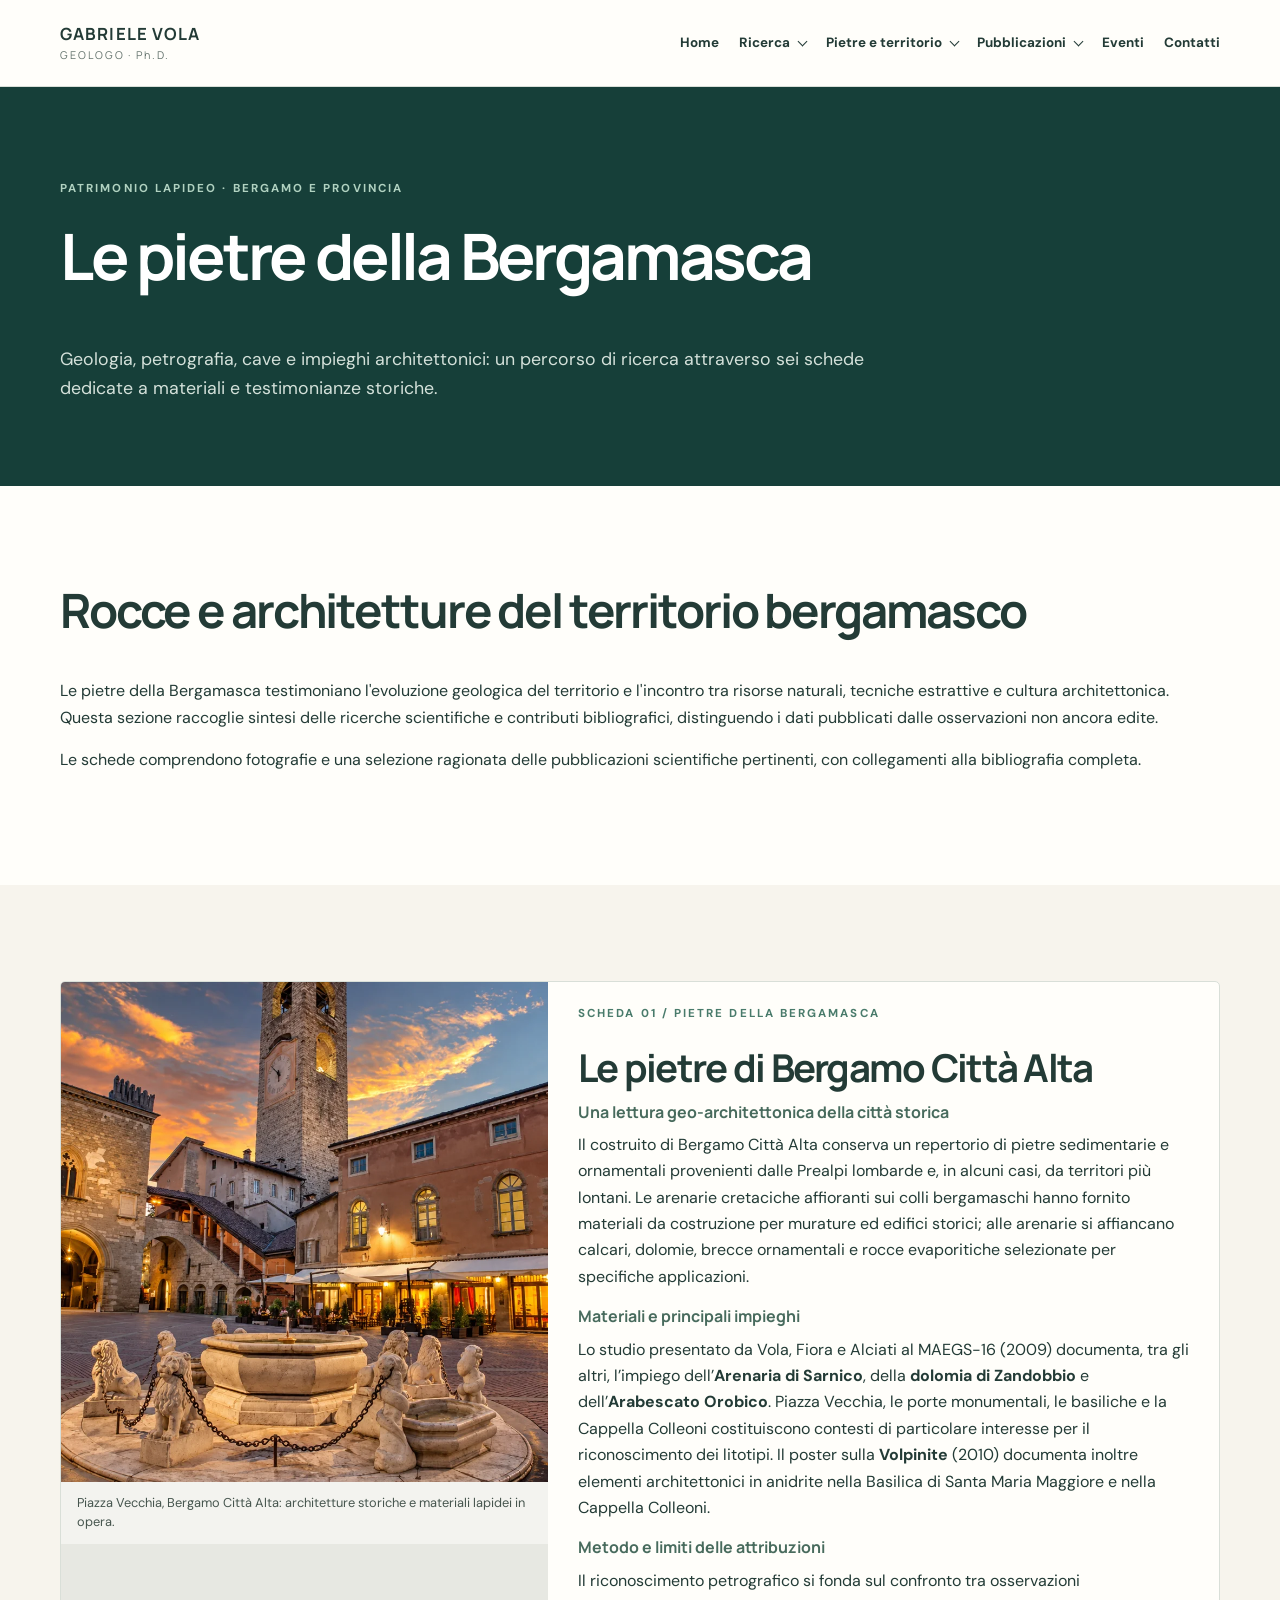
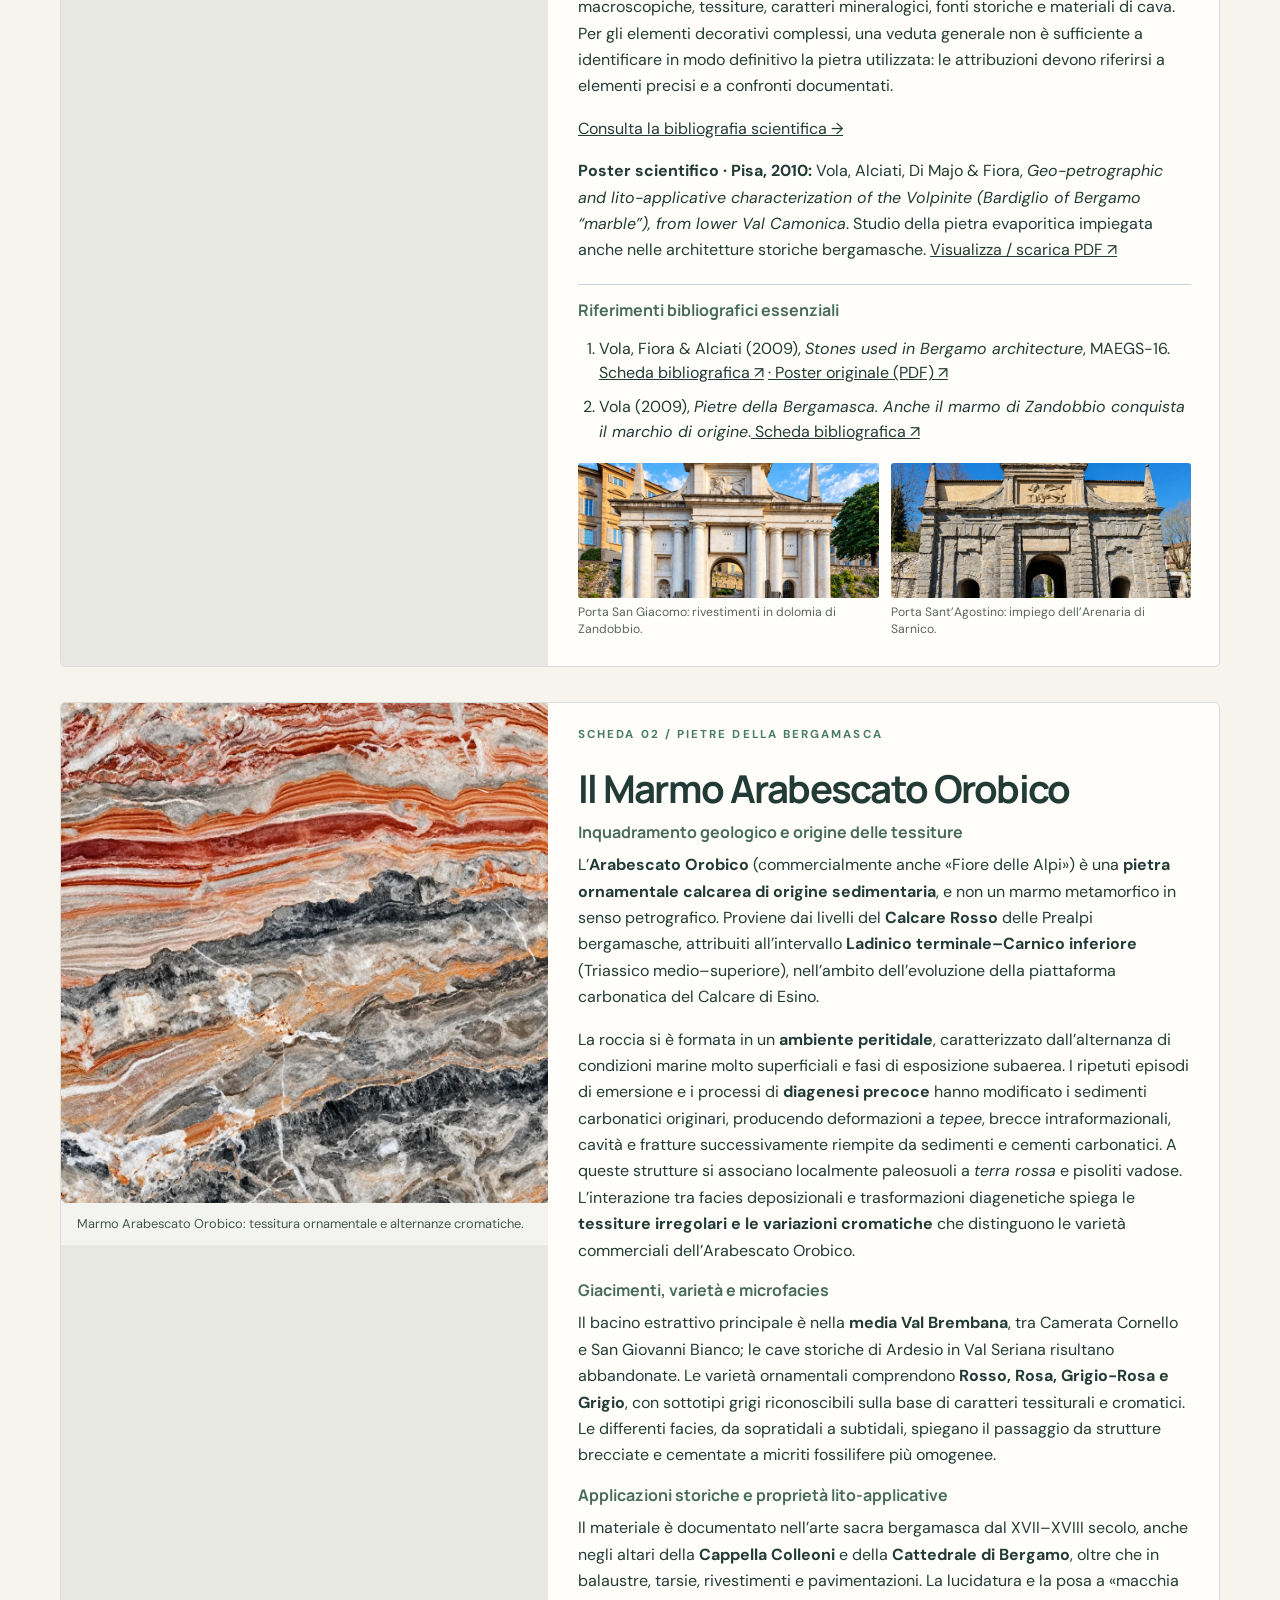
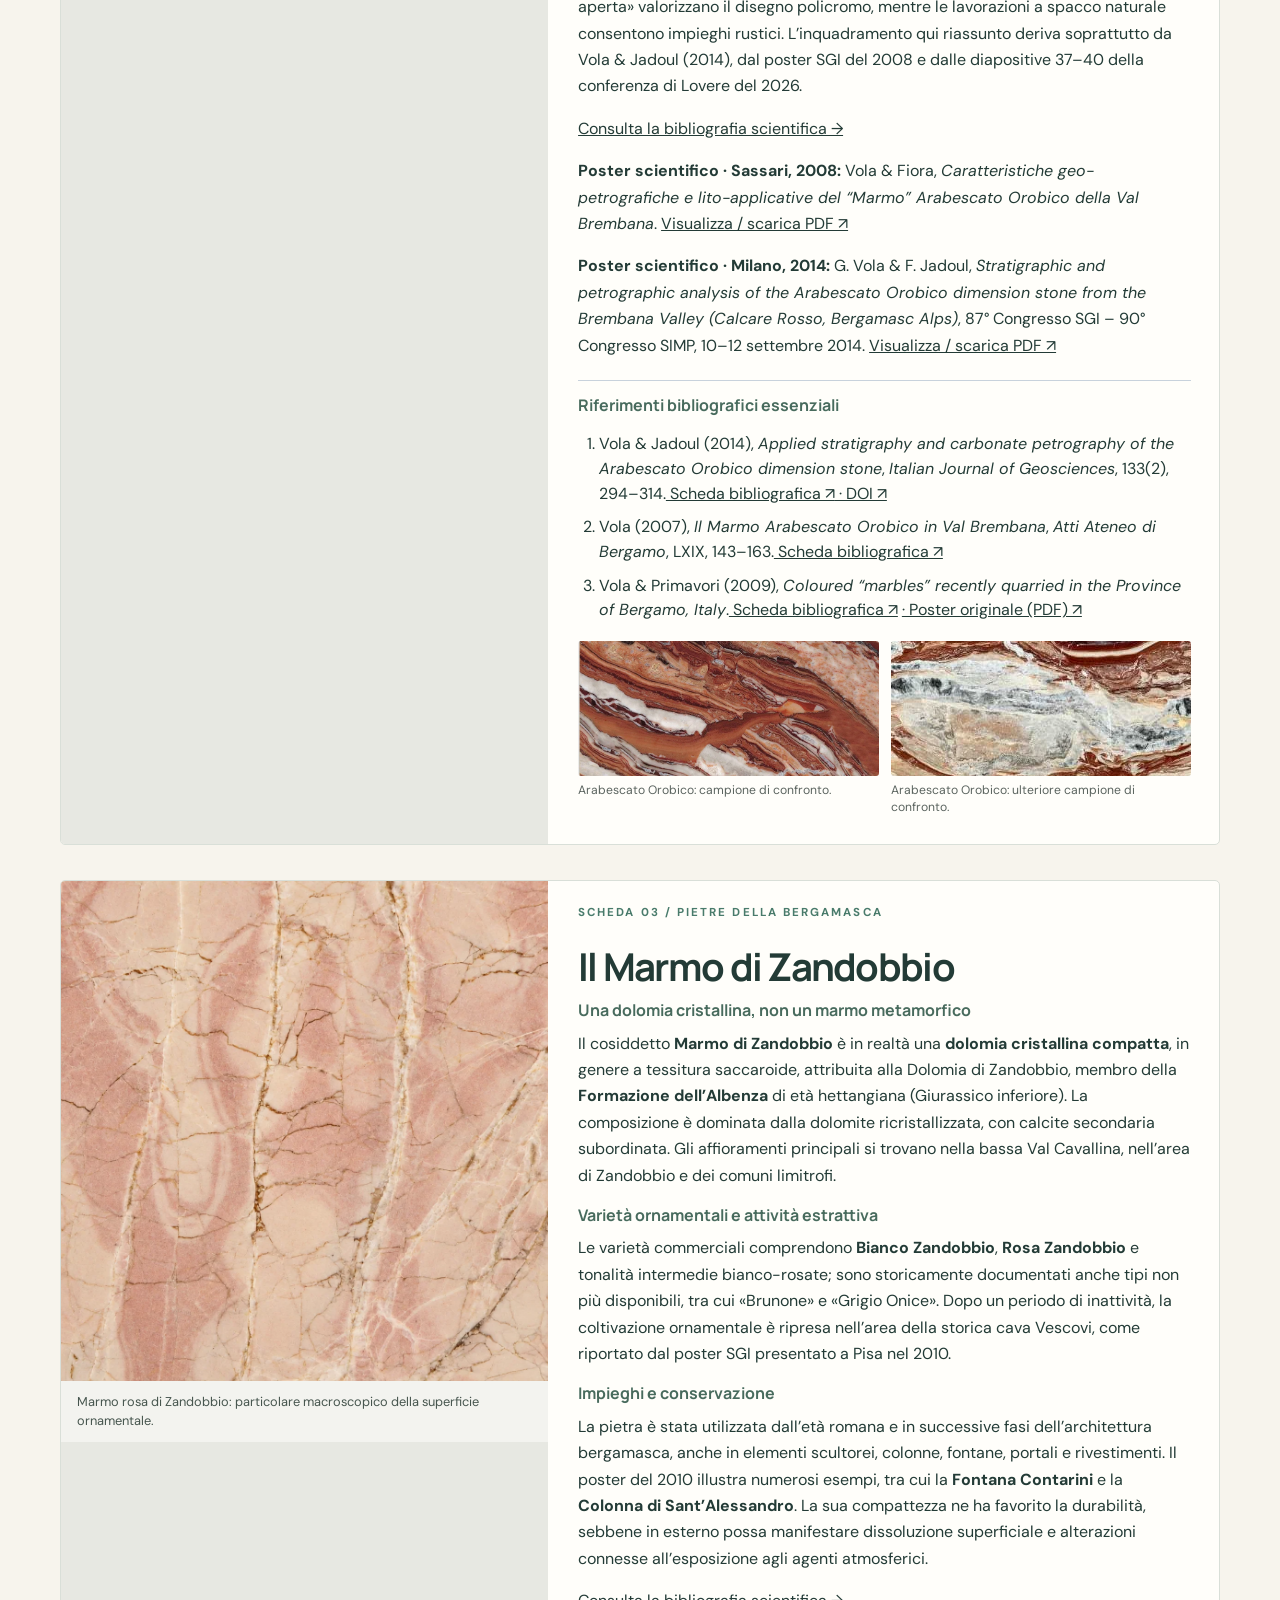
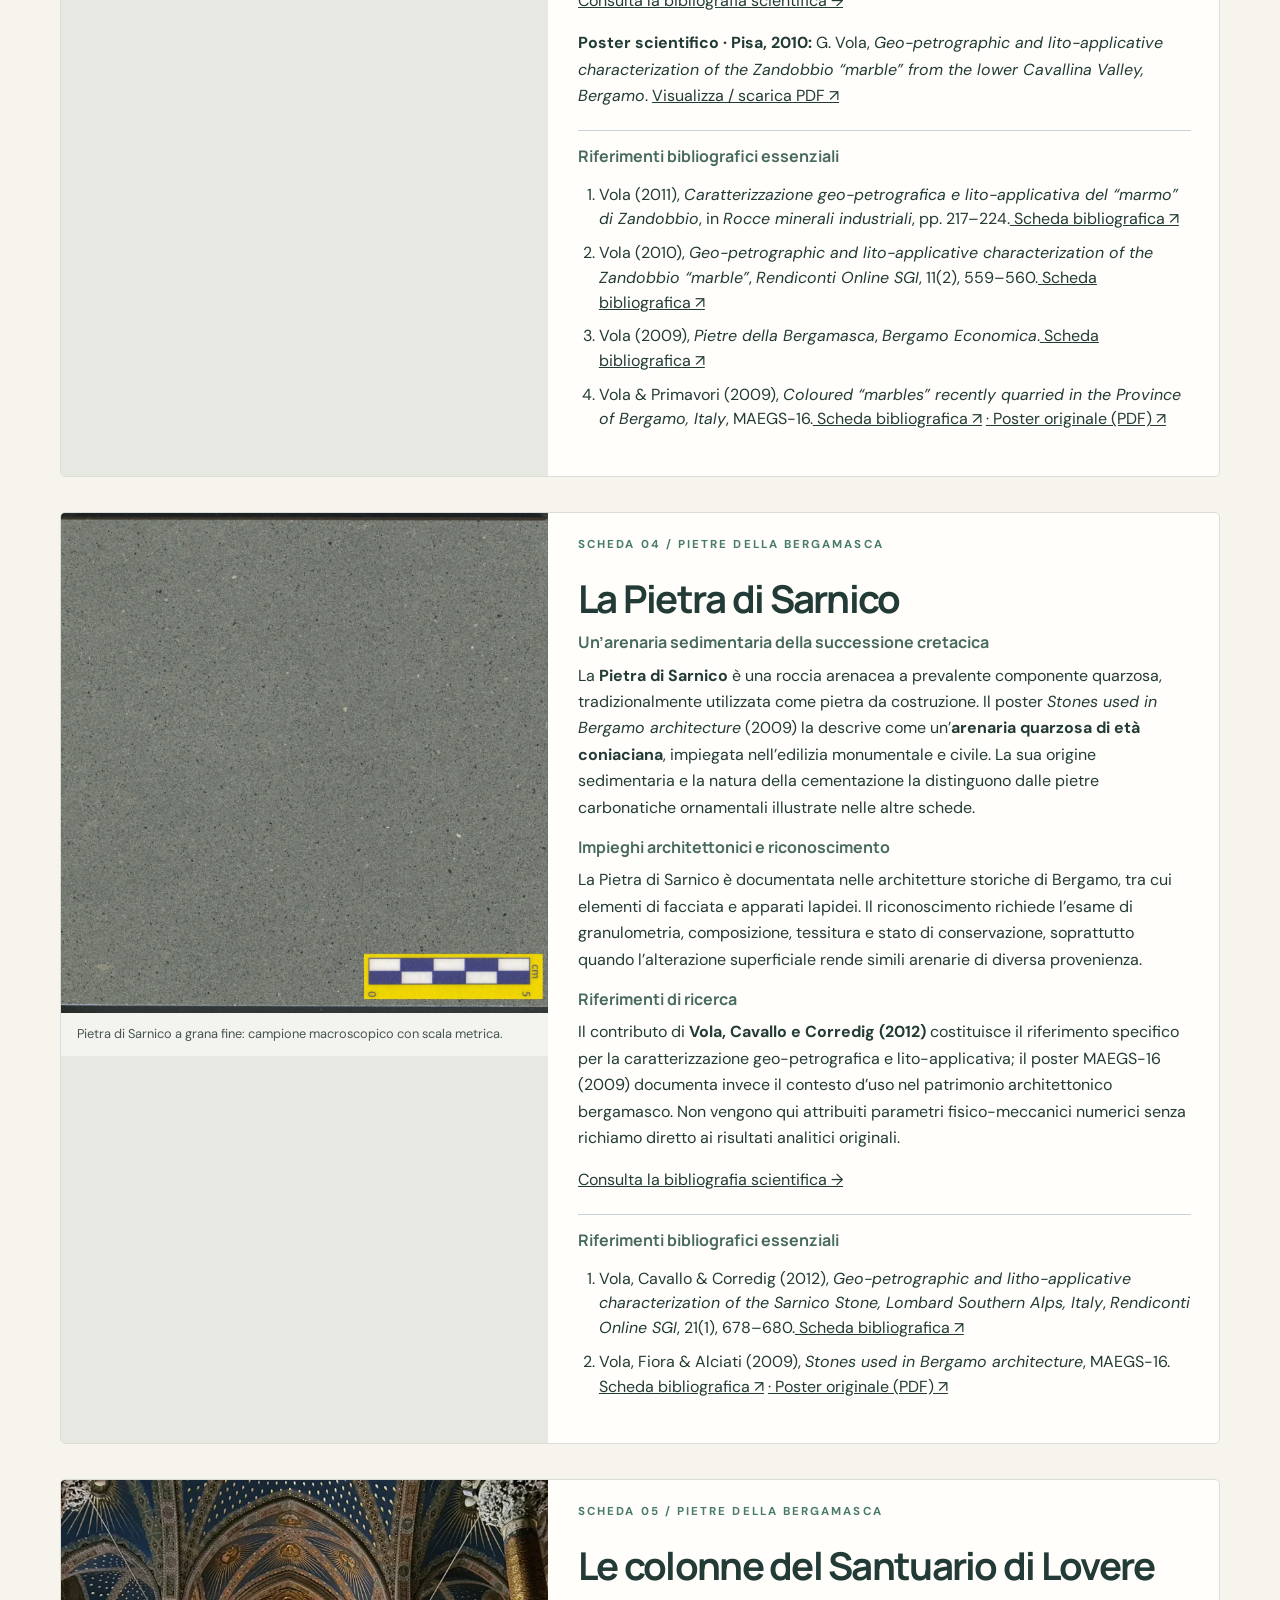
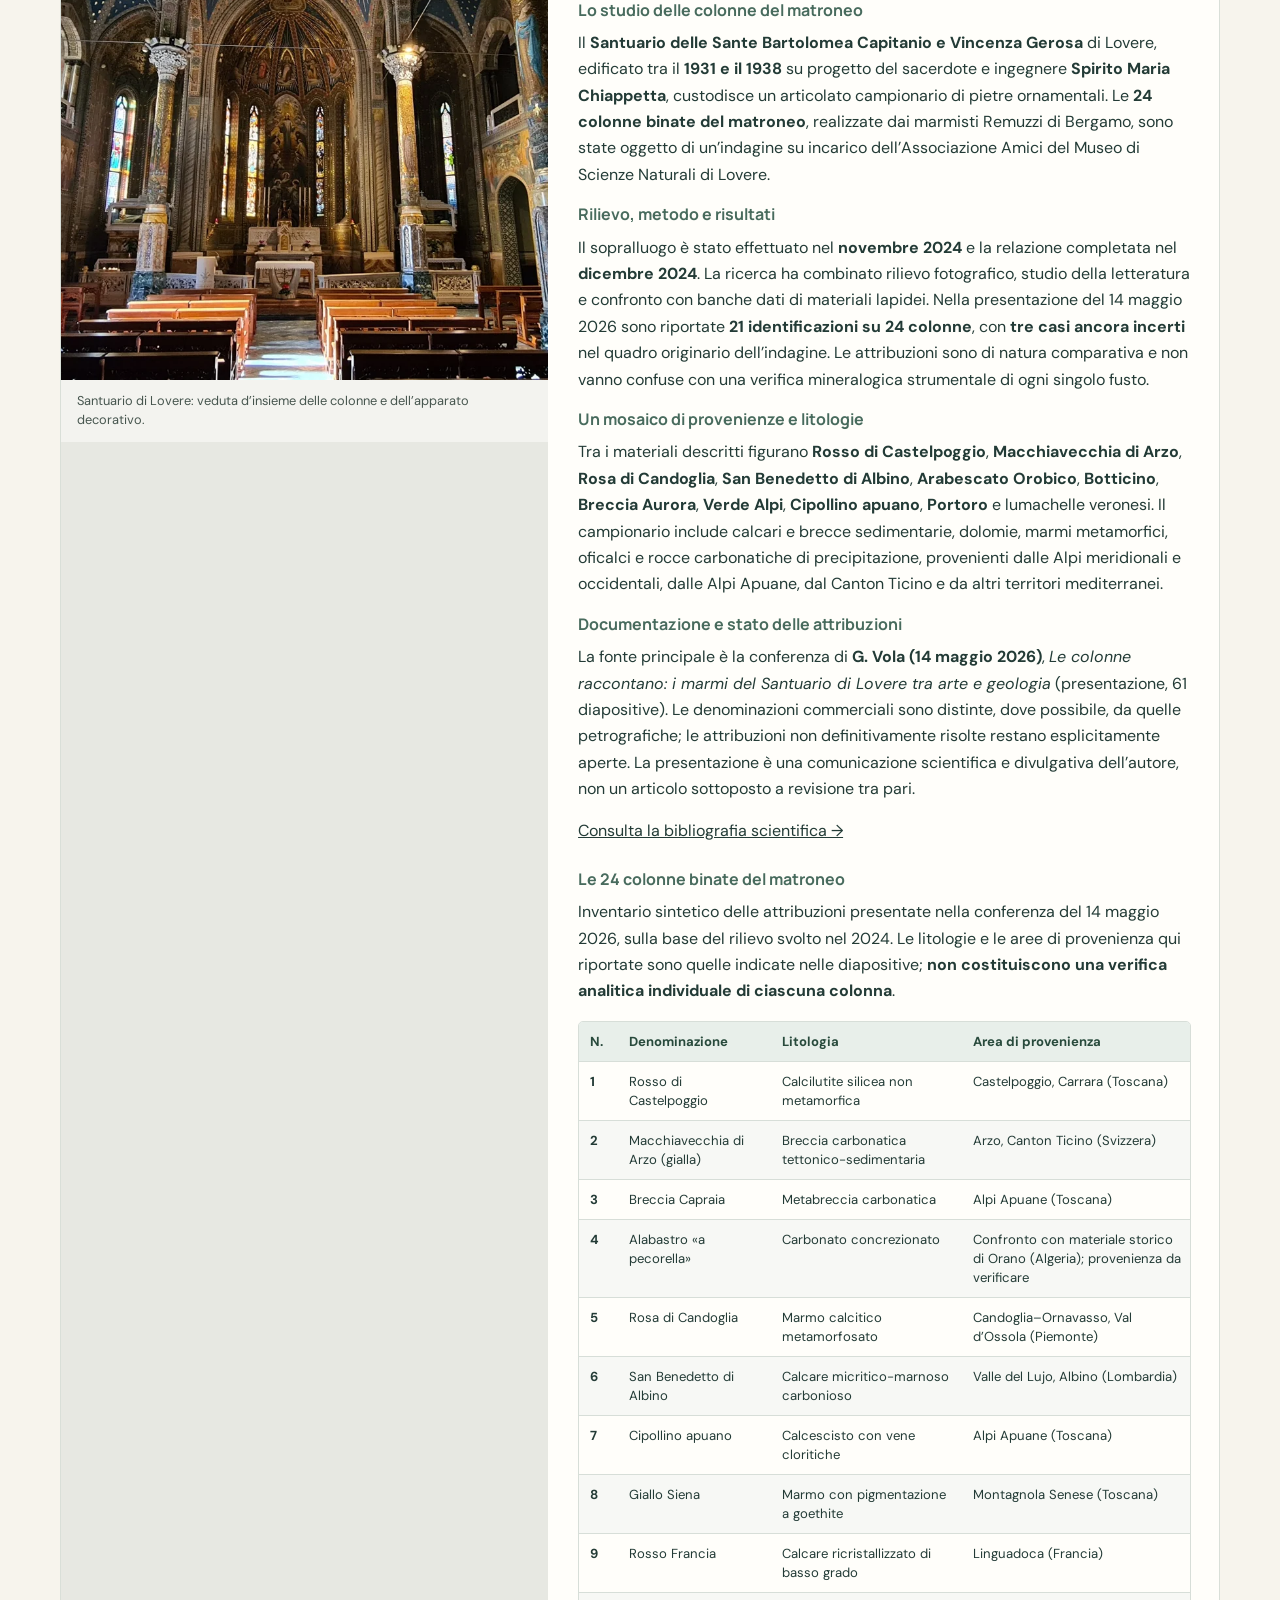
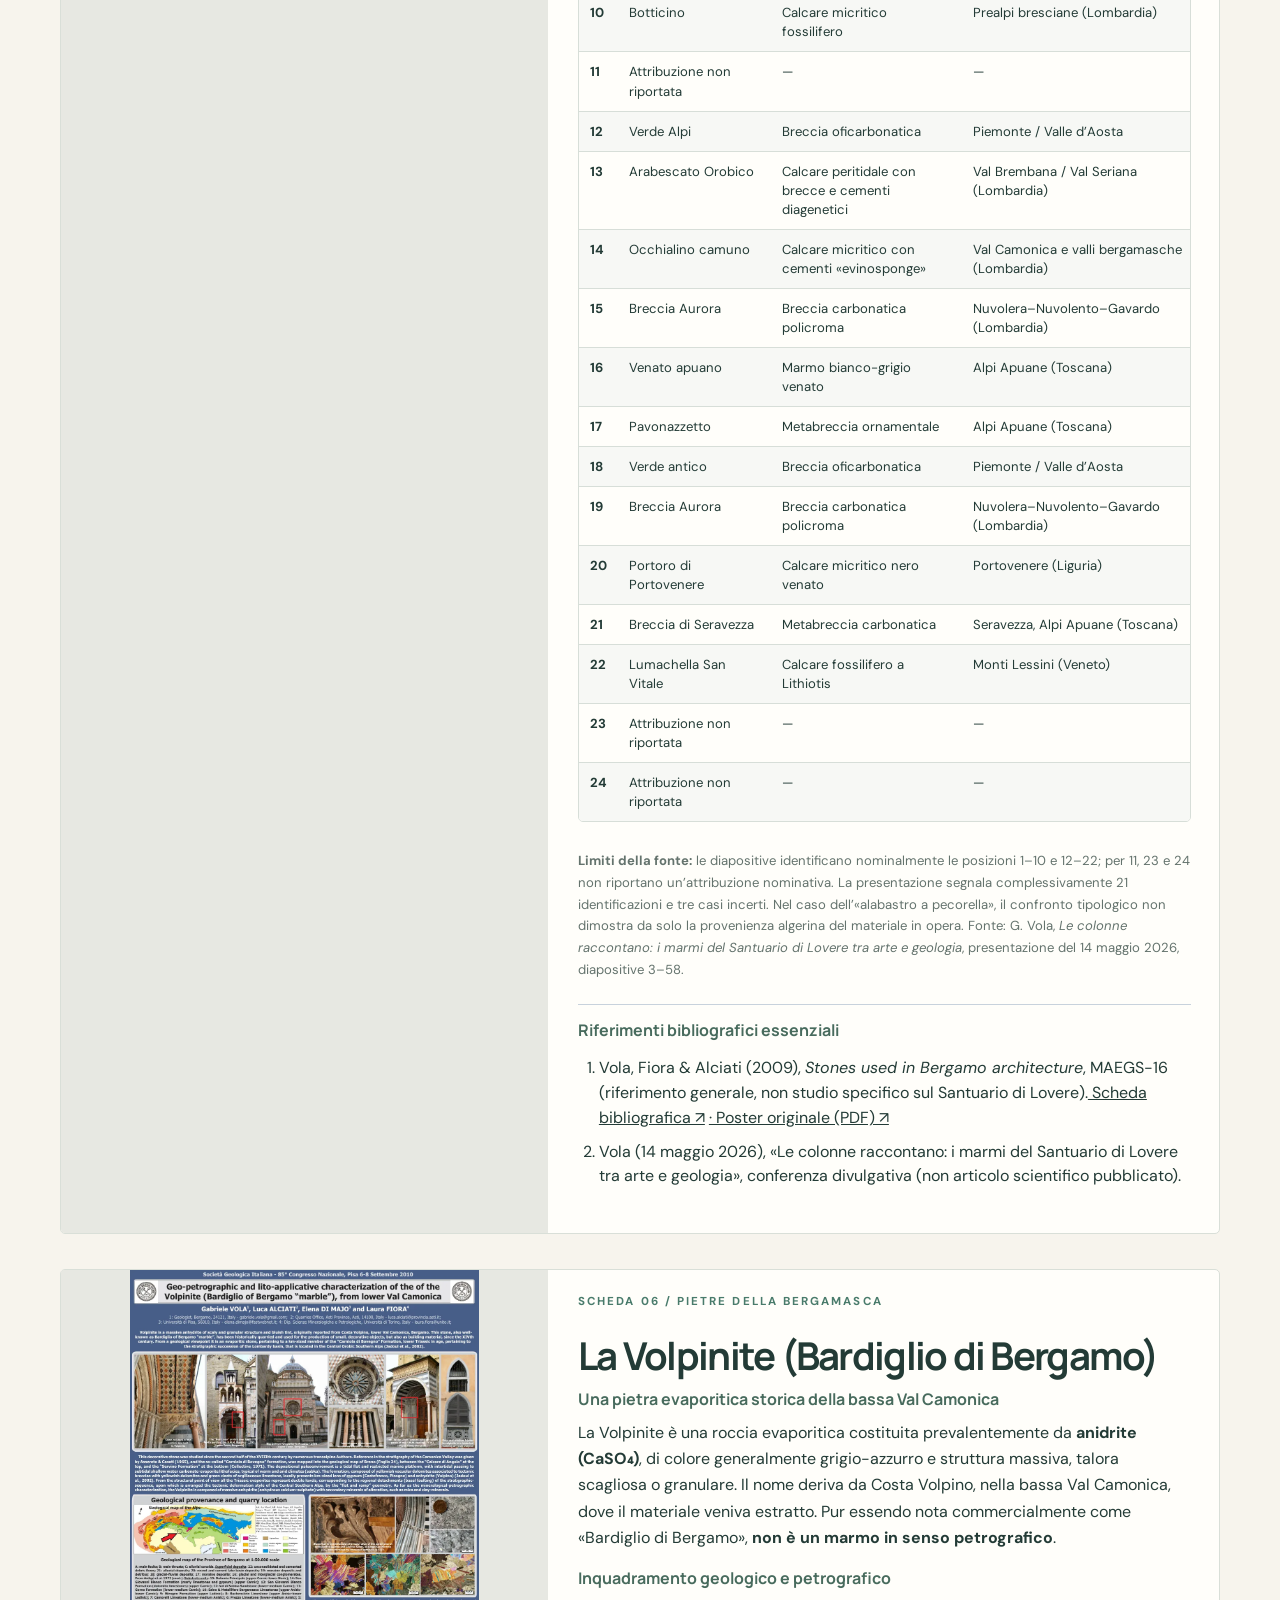
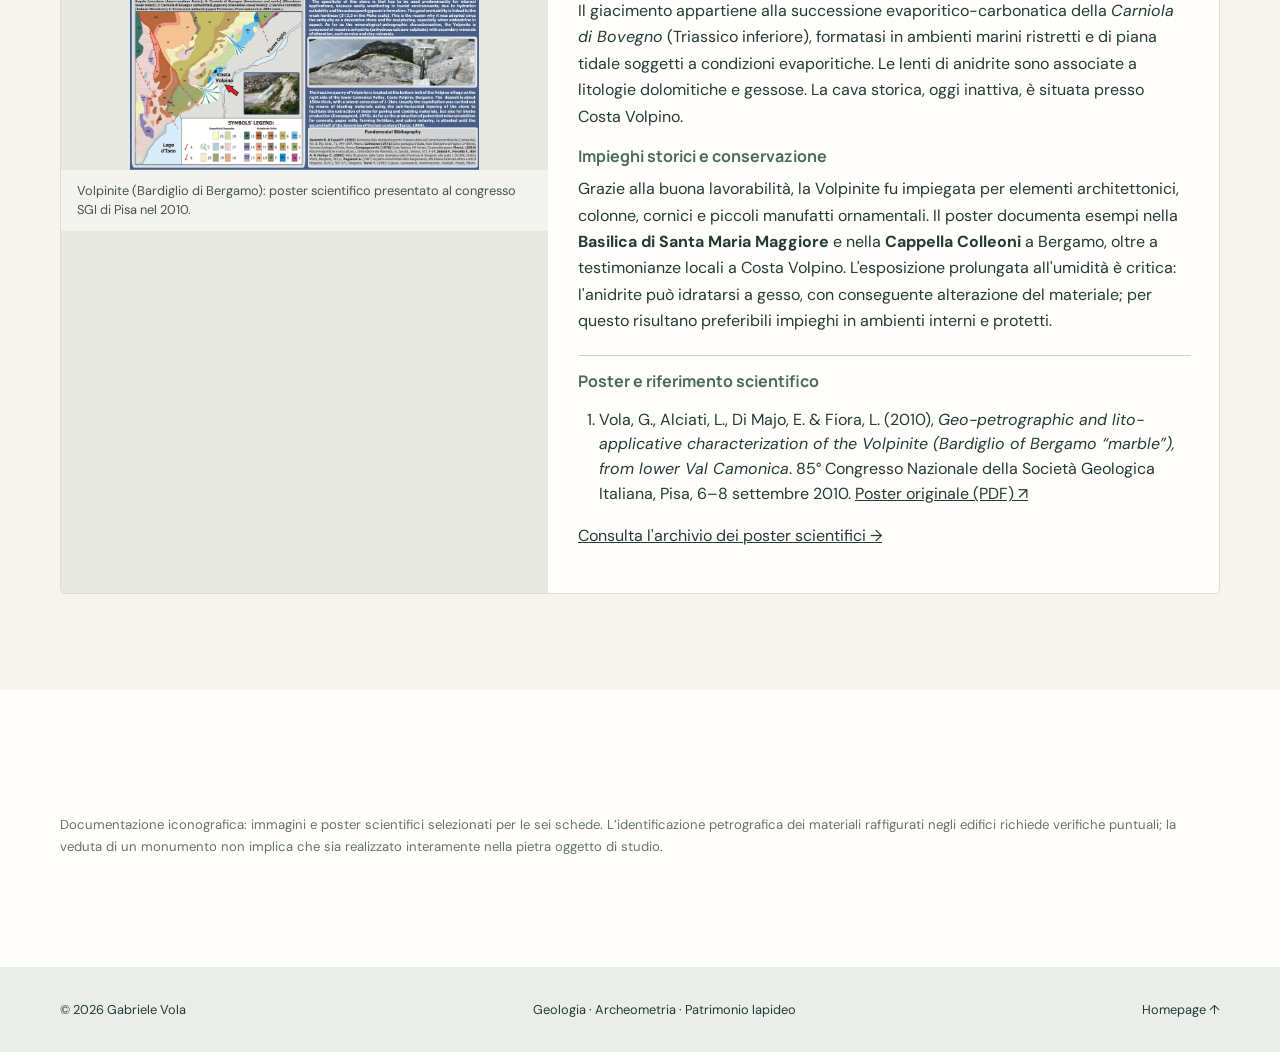
<file: pietre-bergamasca.html>
<!DOCTYPE html>

<html lang="it"><head>
<link rel="canonical" href="https://gabriele-vola.github.io/pietre-bergamasca.html">
<meta property="og:title" content="Le pietre della Bergamasca | Geologia e patrimonio lapideo">
<meta property="og:description" content="Geologia e patrimonio lapideo della Bergamasca: Arabescato Orobico, Marmo di Zandobbio, Pietra di Sarnico, Bergamo Città Alta e colonne di Lovere.">
<meta property="og:type" content="website">
<meta property="og:url" content="https://gabriele-vola.github.io/pietre-bergamasca.html">
<meta charset="utf-8"/><meta content="width=device-width, initial-scale=1" name="viewport"/><meta content="Arabescato Orobico, Marmo di Zandobbio, Pietra di Sarnico, Città Alta e colonne di Lovere." name="description"/><title>Le pietre della Bergamasca | Gabriele Vola</title><link href="style.css" rel="stylesheet"/><meta property="og:locale" content="it_IT">
<meta property="og:site_name" content="Gabriele Vola – Ricerca scientifica">
<meta property="og:image" content="https://gabriele-vola.github.io/images/bergamo-piazza-vecchia.webp">
<meta name="twitter:card" content="summary_large_image">
</head><body><a class="skip" href="#contenuto">Salta al contenuto</a><header class="header"><div class="shell nav"><a class="brand" href="index.html#inizio"><strong>GABRIELE VOLA</strong><span>GEOLOGO · Ph.D.</span></a><button aria-controls="links" aria-expanded="false" aria-label="Apri menu" class="menu" id="menuToggle">☰</button><nav aria-label="Navigazione principale" id="links" class="site-nav">
<a href="index.html">Home</a>
<details class="nav-dropdown"><summary>Ricerca</summary><div class="nav-submenu"><a href="index.html#ricerca">Aree di ricerca</a><a href="progetti-ricerca.html">Progetti di ricerca</a><a href="metodologie.html">Metodologie</a><a href="index.html#collaborazioni">Collaborazioni</a></div></details>
<details class="nav-dropdown"><summary>Pietre e territorio</summary><div class="nav-submenu"><a href="pietre-valdesi.html">Pietre delle Valli valdesi</a><a href="marmi-valdesi.html">Marmi delle Valli valdesi</a><a href="pietre-bergamasca.html" aria-current="page">Pietre della Bergamasca</a></div></details>
<details class="nav-dropdown"><summary>Pubblicazioni</summary><div class="nav-submenu"><a href="bibliografia.html">Bibliografia completa</a><a href="archivio-pubblicazioni.html">Archivio ricercabile</a><a href="poster-scientifici.html">Poster scientifici</a><a href="zenodo-guida.html">Depositi Zenodo</a></div></details>
<a href="calendario-eventi.html">Eventi</a>
<a href="index.html#contatti">Contatti</a>
</nav></div></header><main id="contenuto"><section class="marbles-heading"><div class="shell"><p class="eyebrow">PATRIMONIO LAPIDEO · BERGAMO E PROVINCIA</p><h1>Le pietre della Bergamasca</h1><p class="lead">Geologia, petrografia, cave e impieghi architettonici: un percorso di ricerca attraverso sei schede dedicate a materiali e testimonianze storiche.</p></div></section>
<section class="section shell"><h2>Rocce e architetture del territorio bergamasco</h2><p>Le pietre della Bergamasca testimoniano l'evoluzione geologica del territorio e l'incontro tra risorse naturali, tecniche estrattive e cultura architettonica. Questa sezione raccoglie sintesi delle ricerche scientifiche e contributi bibliografici, distinguendo i dati pubblicati dalle osservazioni non ancora edite.</p><p>Le schede comprendono fotografie e una selezione ragionata delle pubblicazioni scientifiche pertinenti, con collegamenti alla bibliografia completa.</p></section><section class="section section-soft"><div class="shell stone-list"><article class="stone-article" id="citta-alta"><figure class="stone-photo-figure"><img alt="Piazza Vecchia a Bergamo Alta, con la Torre Civica e le architetture storiche" decoding="async" loading="lazy" src="images/bergamo-piazza-vecchia.webp"/><figcaption>Piazza Vecchia, Bergamo Città Alta: architetture storiche e materiali lapidei in opera.</figcaption></figure><div class="stone-detail"><p class="eyebrow dark">SCHEDA 01 / PIETRE DELLA BERGAMASCA</p><h2>Le pietre di Bergamo Città Alta</h2><h3>Una lettura geo-architettonica della città storica</h3><p>Il costruito di Bergamo Città Alta conserva un repertorio di pietre sedimentarie e ornamentali provenienti dalle Prealpi lombarde e, in alcuni casi, da territori più lontani. Le arenarie cretaciche affioranti sui colli bergamaschi hanno fornito materiali da costruzione per murature ed edifici storici; alle arenarie si affiancano calcari, dolomie, brecce ornamentali e rocce evaporitiche selezionate per specifiche applicazioni.</p><h3>Materiali e principali impieghi</h3><p>Lo studio presentato da Vola, Fiora e Alciati al MAEGS-16 (2009) documenta, tra gli altri, l’impiego dell’<strong>Arenaria di Sarnico</strong>, della <strong>dolomia di Zandobbio</strong> e dell’<strong>Arabescato Orobico</strong>. Piazza Vecchia, le porte monumentali, le basiliche e la Cappella Colleoni costituiscono contesti di particolare interesse per il riconoscimento dei litotipi. Il poster sulla <strong>Volpinite</strong> (2010) documenta inoltre elementi architettonici in anidrite nella Basilica di Santa Maria Maggiore e nella Cappella Colleoni.</p><h3>Metodo e limiti delle attribuzioni</h3><p>Il riconoscimento petrografico si fonda sul confronto tra osservazioni macroscopiche, tessiture, caratteri mineralogici, fonti storiche e materiali di cava. Per gli elementi decorativi complessi, una veduta generale non è sufficiente a identificare in modo definitivo la pietra utilizzata: le attribuzioni devono riferirsi a elementi precisi e a confronti documentati.</p><p><a href="bibliografia.html">Consulta la bibliografia scientifica →</a></p><p><strong>Poster scientifico · Pisa, 2010:</strong> Vola, Alciati, Di Majo &amp; Fiora, <em>Geo-petrographic and lito-applicative characterization of the Volpinite (Bardiglio of Bergamo “marble”), from lower Val Camonica</em>. Studio della pietra evaporitica impiegata anche nelle architetture storiche bergamasche. <a href="poster/sgi-2010-volpinite.pdf" target="_blank" rel="noopener noreferrer">Visualizza / scarica PDF ↗</a></p><div aria-label="Bibliografia della pietra" class="stone-biblio"><h3>Riferimenti bibliografici essenziali</h3><ol><li>Vola, Fiora &amp; Alciati (2009), <em>Stones used in Bergamo architecture</em>, MAEGS-16.<a href="bibliografia.html#pub-56"> Scheda bibliografica ↗</a> <a href="poster/maegs16-2009-bergamo-architecture.pdf" target="_blank" rel="noopener noreferrer">· Poster originale (PDF) ↗</a></li><li>Vola (2009), <em>Pietre della Bergamasca. Anche il marmo di Zandobbio conquista il marchio di origine</em>.<a href="bibliografia.html#pub-29"> Scheda bibliografica ↗</a></li></ol></div><div aria-label="Galleria fotografica aggiuntiva" class="stone-gallery"><figure><img alt="Porta San Giacomo, Bergamo" decoding="async" loading="lazy" src="images/bergamo-porta-san-giacomo.webp"/><figcaption>Porta San Giacomo: rivestimenti in dolomia di Zandobbio.</figcaption></figure><figure><img alt="Porta Sant’Agostino, Bergamo" decoding="async" loading="lazy" src="images/bergamo-porta-sant-agostino.webp"/><figcaption>Porta Sant’Agostino: impiego dell’Arenaria di Sarnico.</figcaption></figure></div></div></article><article class="stone-article" id="arabescato"><figure class="stone-photo-figure"><img alt="Dettaglio della tessitura e delle variazioni cromatiche dell’Arabescato Orobico" decoding="async" loading="lazy" src="images/arabescato-orobico.webp"/><figcaption>Marmo Arabescato Orobico: tessitura ornamentale e alternanze cromatiche.</figcaption></figure><div class="stone-detail"><p class="eyebrow dark">SCHEDA 02 / PIETRE DELLA BERGAMASCA</p><h2>Il Marmo Arabescato Orobico</h2><h3>Inquadramento geologico e origine delle tessiture</h3><p>L’<strong>Arabescato Orobico</strong> (commercialmente anche «Fiore delle Alpi») è una <strong>pietra ornamentale calcarea di origine sedimentaria</strong>, e non un marmo metamorfico in senso petrografico. Proviene dai livelli del <strong>Calcare Rosso</strong> delle Prealpi bergamasche, attribuiti all’intervallo <strong>Ladinico terminale–Carnico inferiore</strong> (Triassico medio–superiore), nell’ambito dell’evoluzione della piattaforma carbonatica del Calcare di Esino.</p><p>La roccia si è formata in un <strong>ambiente peritidale</strong>, caratterizzato dall’alternanza di condizioni marine molto superficiali e fasi di esposizione subaerea. I ripetuti episodi di emersione e i processi di <strong>diagenesi precoce</strong> hanno modificato i sedimenti carbonatici originari, producendo deformazioni a <em>tepee</em>, brecce intraformazionali, cavità e fratture successivamente riempite da sedimenti e cementi carbonatici. A queste strutture si associano localmente paleosuoli a <em>terra rossa</em> e pisoliti vadose. L’interazione tra facies deposizionali e trasformazioni diagenetiche spiega le <strong>tessiture irregolari e le variazioni cromatiche</strong> che distinguono le varietà commerciali dell’Arabescato Orobico.</p><h3>Giacimenti, varietà e microfacies</h3><p>Il bacino estrattivo principale è nella <strong>media Val Brembana</strong>, tra Camerata Cornello e San Giovanni Bianco; le cave storiche di Ardesio in Val Seriana risultano abbandonate. Le varietà ornamentali comprendono <strong>Rosso, Rosa, Grigio-Rosa e Grigio</strong>, con sottotipi grigi riconoscibili sulla base di caratteri tessiturali e cromatici. Le differenti facies, da sopratidali a subtidali, spiegano il passaggio da strutture brecciate e cementate a micriti fossilifere più omogenee.</p><h3>Applicazioni storiche e proprietà lito-applicative</h3><p>Il materiale è documentato nell’arte sacra bergamasca dal XVII–XVIII secolo, anche negli altari della <strong>Cappella Colleoni</strong> e della <strong>Cattedrale di Bergamo</strong>, oltre che in balaustre, tarsie, rivestimenti e pavimentazioni. La lucidatura e la posa a «macchia aperta» valorizzano il disegno policromo, mentre le lavorazioni a spacco naturale consentono impieghi rustici. L’inquadramento qui riassunto deriva soprattutto da Vola &amp; Jadoul (2014), dal poster SGI del 2008 e dalle diapositive 37–40 della conferenza di Lovere del 2026.</p><p><a href="bibliografia.html">Consulta la bibliografia scientifica →</a></p><p><strong>Poster scientifico · Sassari, 2008:</strong> Vola &amp; Fiora, <em>Caratteristiche geo-petrografiche e lito-applicative del “Marmo” Arabescato Orobico della Val Brembana</em>. <a href="poster/arabescato-orobico-2008.pdf" target="_blank" rel="noopener noreferrer">Visualizza / scarica PDF ↗</a></p><p><strong>Poster scientifico · Milano, 2014:</strong> G. Vola &amp; F. Jadoul, <em>Stratigraphic and petrographic analysis of the Arabescato Orobico dimension stone from the Brembana Valley (Calcare Rosso, Bergamasc Alps)</em>, 87° Congresso SGI – 90° Congresso SIMP, 10–12 settembre 2014. <a href="poster/sgi-simp-2014-arabescato-orobico.pdf" target="_blank" rel="noopener noreferrer">Visualizza / scarica PDF ↗</a></p><div aria-label="Bibliografia della pietra" class="stone-biblio"><h3>Riferimenti bibliografici essenziali</h3><ol><li>Vola &amp; Jadoul (2014), <em>Applied stratigraphy and carbonate petrography of the Arabescato Orobico dimension stone</em>, <em>Italian Journal of Geosciences</em>, 133(2), 294–314.<a href="bibliografia.html#pub-5"> Scheda bibliografica ↗</a><a href="https://doi.org/10.3301/IJG.2014.11" rel="noopener noreferrer" target="_blank"> · DOI ↗</a></li><li>Vola (2007), <em>Il Marmo Arabescato Orobico in Val Brembana</em>, <em>Atti Ateneo di Bergamo</em>, LXIX, 143–163.<a href="bibliografia.html#pub-52"> Scheda bibliografica ↗</a></li><li>Vola &amp; Primavori (2009), <em>Coloured “marbles” recently quarried in the Province of Bergamo, Italy</em>.<a href="bibliografia.html#pub-55"> Scheda bibliografica ↗</a> <a href="poster/maegs16-2009-coloured-marbles.pdf" target="_blank" rel="noopener noreferrer">· Poster originale (PDF) ↗</a></li></ol></div><div aria-label="Galleria fotografica aggiuntiva" class="stone-gallery"><figure><img alt="Varietà cromatica del Marmo Arabescato Orobico" decoding="async" loading="lazy" src="images/arabescato-orobico-varieta-1.webp"/><figcaption>Arabescato Orobico: campione di confronto.</figcaption></figure><figure><img alt="Seconda varietà cromatica del Marmo Arabescato Orobico" decoding="async" loading="lazy" src="images/arabescato-orobico-varieta-2.webp"/><figcaption>Arabescato Orobico: ulteriore campione di confronto.</figcaption></figure></div></div></article><article class="stone-article" id="zandobbio"><figure class="stone-photo-figure"><img alt="Superficie levigata del Marmo rosa di Zandobbio" decoding="async" loading="lazy" src="images/zandobbio-marmo-rosa.webp"/><figcaption>Marmo rosa di Zandobbio: particolare macroscopico della superficie ornamentale.</figcaption></figure><div class="stone-detail"><p class="eyebrow dark">SCHEDA 03 / PIETRE DELLA BERGAMASCA</p><h2>Il Marmo di Zandobbio</h2><h3>Una dolomia cristallina, non un marmo metamorfico</h3><p>Il cosiddetto <strong>Marmo di Zandobbio</strong> è in realtà una <strong>dolomia cristallina compatta</strong>, in genere a tessitura saccaroide, attribuita alla Dolomia di Zandobbio, membro della <strong>Formazione dell’Albenza</strong> di età hettangiana (Giurassico inferiore). La composizione è dominata dalla dolomite ricristallizzata, con calcite secondaria subordinata. Gli affioramenti principali si trovano nella bassa Val Cavallina, nell’area di Zandobbio e dei comuni limitrofi.</p><h3>Varietà ornamentali e attività estrattiva</h3><p>Le varietà commerciali comprendono <strong>Bianco Zandobbio</strong>, <strong>Rosa Zandobbio</strong> e tonalità intermedie bianco-rosate; sono storicamente documentati anche tipi non più disponibili, tra cui «Brunone» e «Grigio Onice». Dopo un periodo di inattività, la coltivazione ornamentale è ripresa nell’area della storica cava Vescovi, come riportato dal poster SGI presentato a Pisa nel 2010.</p><h3>Impieghi e conservazione</h3><p>La pietra è stata utilizzata dall’età romana e in successive fasi dell’architettura bergamasca, anche in elementi scultorei, colonne, fontane, portali e rivestimenti. Il poster del 2010 illustra numerosi esempi, tra cui la <strong>Fontana Contarini</strong> e la <strong>Colonna di Sant’Alessandro</strong>. La sua compattezza ne ha favorito la durabilità, sebbene in esterno possa manifestare dissoluzione superficiale e alterazioni connesse all’esposizione agli agenti atmosferici.</p><p><a href="bibliografia.html">Consulta la bibliografia scientifica →</a></p><p><strong>Poster scientifico · Pisa, 2010:</strong> G. Vola, <em>Geo-petrographic and lito-applicative characterization of the Zandobbio “marble” from the lower Cavallina Valley, Bergamo</em>. <a href="poster/sgi-2010-zandobbio.pdf" target="_blank" rel="noopener noreferrer">Visualizza / scarica PDF ↗</a></p><div aria-label="Bibliografia della pietra" class="stone-biblio"><h3>Riferimenti bibliografici essenziali</h3><ol><li>Vola (2011), <em>Caratterizzazione geo-petrografica e lito-applicativa del “marmo” di Zandobbio</em>, in <em>Rocce minerali industriali</em>, pp. 217–224.<a href="bibliografia.html#pub-45"> Scheda bibliografica ↗</a></li><li>Vola (2010), <em>Geo-petrographic and lito-applicative characterization of the Zandobbio “marble”</em>, <em>Rendiconti Online SGI</em>, 11(2), 559–560.<a href="bibliografia.html#pub-60"> Scheda bibliografica ↗</a></li><li>Vola (2009), <em>Pietre della Bergamasca</em>, <em>Bergamo Economica</em>.<a href="bibliografia.html#pub-29"> Scheda bibliografica ↗</a></li><li>Vola &amp; Primavori (2009), <em>Coloured “marbles” recently quarried in the Province of Bergamo, Italy</em>, MAEGS-16.<a href="bibliografia.html#pub-55"> Scheda bibliografica ↗</a> <a href="poster/maegs16-2009-coloured-marbles.pdf" target="_blank" rel="noopener noreferrer">· Poster originale (PDF) ↗</a></li></ol></div></div></article><article class="stone-article" id="sarnico"><figure class="stone-photo-figure"><img alt="Campione di Pietra di Sarnico a grana fine con scala metrica" decoding="async" loading="lazy" src="images/pietra-sarnico-grana-fine.webp"/><figcaption>Pietra di Sarnico a grana fine: campione macroscopico con scala metrica.</figcaption></figure><div class="stone-detail"><p class="eyebrow dark">SCHEDA 04 / PIETRE DELLA BERGAMASCA</p><h2>La Pietra di Sarnico</h2><h3>Un’arenaria sedimentaria della successione cretacica</h3><p>La <strong>Pietra di Sarnico</strong> è una roccia arenacea a prevalente componente quarzosa, tradizionalmente utilizzata come pietra da costruzione. Il poster <em>Stones used in Bergamo architecture</em> (2009) la descrive come un’<strong>arenaria quarzosa di età coniaciana</strong>, impiegata nell’edilizia monumentale e civile. La sua origine sedimentaria e la natura della cementazione la distinguono dalle pietre carbonatiche ornamentali illustrate nelle altre schede.</p><h3>Impieghi architettonici e riconoscimento</h3><p>La Pietra di Sarnico è documentata nelle architetture storiche di Bergamo, tra cui elementi di facciata e apparati lapidei. Il riconoscimento richiede l’esame di granulometria, composizione, tessitura e stato di conservazione, soprattutto quando l’alterazione superficiale rende simili arenarie di diversa provenienza.</p><h3>Riferimenti di ricerca</h3><p>Il contributo di <strong>Vola, Cavallo e Corredig (2012)</strong> costituisce il riferimento specifico per la caratterizzazione geo-petrografica e lito-applicativa; il poster MAEGS-16 (2009) documenta invece il contesto d’uso nel patrimonio architettonico bergamasco. Non vengono qui attribuiti parametri fisico-meccanici numerici senza richiamo diretto ai risultati analitici originali.</p><p><a href="bibliografia.html">Consulta la bibliografia scientifica →</a></p><div aria-label="Bibliografia della pietra" class="stone-biblio"><h3>Riferimenti bibliografici essenziali</h3><ol><li>Vola, Cavallo &amp; Corredig (2012), <em>Geo-petrographic and litho-applicative characterization of the Sarnico Stone, Lombard Southern Alps, Italy</em>, <em>Rendiconti Online SGI</em>, 21(1), 678–680.<a href="bibliografia.html#pub-69"> Scheda bibliografica ↗</a></li><li>Vola, Fiora &amp; Alciati (2009), <em>Stones used in Bergamo architecture</em>, MAEGS-16.<a href="bibliografia.html#pub-56"> Scheda bibliografica ↗</a> <a href="poster/maegs16-2009-bergamo-architecture.pdf" target="_blank" rel="noopener noreferrer">· Poster originale (PDF) ↗</a></li></ol></div></div></article><article class="stone-article" id="lovere"><figure class="stone-photo-figure"><img alt="Interno del Santuario di Lovere con le colonne e la decorazione architettonica" decoding="async" loading="lazy" src="images/lovere-santuario-colonne.webp"/><figcaption>Santuario di Lovere: veduta d’insieme delle colonne e dell’apparato decorativo.</figcaption></figure><div class="stone-detail"><p class="eyebrow dark">SCHEDA 05 / PIETRE DELLA BERGAMASCA</p><h2>Le colonne del Santuario di Lovere</h2><h3>Lo studio delle colonne del matroneo</h3><p>Il <strong>Santuario delle Sante Bartolomea Capitanio e Vincenza Gerosa</strong> di Lovere, edificato tra il <strong>1931 e il 1938</strong> su progetto del sacerdote e ingegnere <strong>Spirito Maria Chiappetta</strong>, custodisce un articolato campionario di pietre ornamentali. Le <strong>24 colonne binate del matroneo</strong>, realizzate dai marmisti Remuzzi di Bergamo, sono state oggetto di un’indagine su incarico dell’Associazione Amici del Museo di Scienze Naturali di Lovere.</p><h3>Rilievo, metodo e risultati</h3><p>Il sopralluogo è stato effettuato nel <strong>novembre 2024</strong> e la relazione completata nel <strong>dicembre 2024</strong>. La ricerca ha combinato rilievo fotografico, studio della letteratura e confronto con banche dati di materiali lapidei. Nella presentazione del 14 maggio 2026 sono riportate <strong>21 identificazioni su 24 colonne</strong>, con <strong>tre casi ancora incerti</strong> nel quadro originario dell’indagine. Le attribuzioni sono di natura comparativa e non vanno confuse con una verifica mineralogica strumentale di ogni singolo fusto.</p><h3>Un mosaico di provenienze e litologie</h3><p>Tra i materiali descritti figurano <strong>Rosso di Castelpoggio</strong>, <strong>Macchiavecchia di Arzo</strong>, <strong>Rosa di Candoglia</strong>, <strong>San Benedetto di Albino</strong>, <strong>Arabescato Orobico</strong>, <strong>Botticino</strong>, <strong>Breccia Aurora</strong>, <strong>Verde Alpi</strong>, <strong>Cipollino apuano</strong>, <strong>Portoro</strong> e lumachelle veronesi. Il campionario include calcari e brecce sedimentarie, dolomie, marmi metamorfici, oficalci e rocce carbonatiche di precipitazione, provenienti dalle Alpi meridionali e occidentali, dalle Alpi Apuane, dal Canton Ticino e da altri territori mediterranei.</p><h3>Documentazione e stato delle attribuzioni</h3><p>La fonte principale è la conferenza di <strong>G. Vola (14 maggio 2026)</strong>, <em>Le colonne raccontano: i marmi del Santuario di Lovere tra arte e geologia</em> (presentazione, 61 diapositive). Le denominazioni commerciali sono distinte, dove possibile, da quelle petrografiche; le attribuzioni non definitivamente risolte restano esplicitamente aperte. La presentazione è una comunicazione scientifica e divulgativa dell’autore, non un articolo sottoposto a revisione tra pari.</p><p><a href="bibliografia.html">Consulta la bibliografia scientifica →</a></p><section class="lovere-catalogue" aria-labelledby="catalogo-lovere"><h3 id="catalogo-lovere">Le 24 colonne binate del matroneo</h3><p>Inventario sintetico delle attribuzioni presentate nella conferenza del 14 maggio 2026, sulla base del rilievo svolto nel 2024. Le litologie e le aree di provenienza qui riportate sono quelle indicate nelle diapositive; <strong>non costituiscono una verifica analitica individuale di ciascuna colonna</strong>.</p><div class="lovere-table-scroll" role="region" aria-label="Tabella delle 24 colonne del Santuario di Lovere" tabindex="0"><table class="lovere-table"><thead><tr><th scope="col">N.</th><th scope="col">Denominazione</th><th scope="col">Litologia</th><th scope="col">Area di provenienza</th><th scope="col">Stato</th></tr></thead><tbody><tr><th scope="row">1</th><td>Rosso di Castelpoggio</td><td>Calcilutite silicea non metamorfica</td><td>Castelpoggio, Carrara (Toscana)</td><td>Indicata</td></tr><tr><th scope="row">2</th><td>Macchiavecchia di Arzo (gialla)</td><td>Breccia carbonatica tettonico-sedimentaria</td><td>Arzo, Canton Ticino (Svizzera)</td><td>Indicata</td></tr><tr><th scope="row">3</th><td>Breccia Capraia</td><td>Metabreccia carbonatica</td><td>Alpi Apuane (Toscana)</td><td>Indicata</td></tr><tr><th scope="row">4</th><td>Alabastro «a pecorella»</td><td>Carbonato concrezionato</td><td>Confronto con materiale storico di Orano (Algeria); provenienza da verificare</td><td>Comparativa</td></tr><tr><th scope="row">5</th><td>Rosa di Candoglia</td><td>Marmo calcitico metamorfosato</td><td>Candoglia–Ornavasso, Val d’Ossola (Piemonte)</td><td>Indicata</td></tr><tr><th scope="row">6</th><td>San Benedetto di Albino</td><td>Calcare micritico-marnoso carbonioso</td><td>Valle del Lujo, Albino (Lombardia)</td><td>Indicata</td></tr><tr><th scope="row">7</th><td>Cipollino apuano</td><td>Calcescisto con vene cloritiche</td><td>Alpi Apuane (Toscana)</td><td>Indicata</td></tr><tr><th scope="row">8</th><td>Giallo Siena</td><td>Marmo con pigmentazione a goethite</td><td>Montagnola Senese (Toscana)</td><td>Indicata</td></tr><tr><th scope="row">9</th><td>Rosso Francia</td><td>Calcare ricristallizzato di basso grado</td><td>Linguadoca (Francia)</td><td>Indicata</td></tr><tr><th scope="row">10</th><td>Botticino</td><td>Calcare micritico fossilifero</td><td>Prealpi bresciane (Lombardia)</td><td>Indicata</td></tr><tr><th scope="row">11</th><td>Attribuzione non riportata</td><td>—</td><td>—</td><td><em>Non riportata</em></td></tr><tr><th scope="row">12</th><td>Verde Alpi</td><td>Breccia oficarbonatica</td><td>Piemonte / Valle d’Aosta</td><td>Indicata</td></tr><tr><th scope="row">13</th><td>Arabescato Orobico</td><td>Calcare peritidale con brecce e cementi diagenetici</td><td>Val Brembana / Val Seriana (Lombardia)</td><td>Indicata</td></tr><tr><th scope="row">14</th><td>Occhialino camuno</td><td>Calcare micritico con cementi «evinosponge»</td><td>Val Camonica e valli bergamasche (Lombardia)</td><td>Indicata</td></tr><tr><th scope="row">15</th><td>Breccia Aurora</td><td>Breccia carbonatica policroma</td><td>Nuvolera–Nuvolento–Gavardo (Lombardia)</td><td>Indicata</td></tr><tr><th scope="row">16</th><td>Venato apuano</td><td>Marmo bianco-grigio venato</td><td>Alpi Apuane (Toscana)</td><td>Indicata</td></tr><tr><th scope="row">17</th><td>Pavonazzetto</td><td>Metabreccia ornamentale</td><td>Alpi Apuane (Toscana)</td><td>Indicata</td></tr><tr><th scope="row">18</th><td>Verde antico</td><td>Breccia oficarbonatica</td><td>Piemonte / Valle d’Aosta</td><td>Indicata</td></tr><tr><th scope="row">19</th><td>Breccia Aurora</td><td>Breccia carbonatica policroma</td><td>Nuvolera–Nuvolento–Gavardo (Lombardia)</td><td>Indicata</td></tr><tr><th scope="row">20</th><td>Portoro di Portovenere</td><td>Calcare micritico nero venato</td><td>Portovenere (Liguria)</td><td>Indicata</td></tr><tr><th scope="row">21</th><td>Breccia di Seravezza</td><td>Metabreccia carbonatica</td><td>Seravezza, Alpi Apuane (Toscana)</td><td>Indicata</td></tr><tr><th scope="row">22</th><td>Lumachella San Vitale</td><td>Calcare fossilifero a Lithiotis</td><td>Monti Lessini (Veneto)</td><td>Indicata</td></tr><tr><th scope="row">23</th><td>Attribuzione non riportata</td><td>—</td><td>—</td><td><em>Non riportata</em></td></tr><tr><th scope="row">24</th><td>Attribuzione non riportata</td><td>—</td><td>—</td><td><em>Non riportata</em></td></tr></tbody></table></div><p class="note"><strong>Limiti della fonte:</strong> le diapositive identificano nominalmente le posizioni 1–10 e 12–22; per 11, 23 e 24 non riportano un’attribuzione nominativa. La presentazione segnala complessivamente 21 identificazioni e tre casi incerti. Nel caso dell’«alabastro a pecorella», il confronto tipologico non dimostra da solo la provenienza algerina del materiale in opera. Fonte: G. Vola, <em>Le colonne raccontano: i marmi del Santuario di Lovere tra arte e geologia</em>, presentazione del 14 maggio 2026, diapositive 3–58.</p></section><div aria-label="Bibliografia della pietra" class="stone-biblio"><h3>Riferimenti bibliografici essenziali</h3><ol><li>Vola, Fiora &amp; Alciati (2009), <em>Stones used in Bergamo architecture</em>, MAEGS-16 (riferimento generale, non studio specifico sul Santuario di Lovere).<a href="bibliografia.html#pub-56"> Scheda bibliografica ↗</a> <a href="poster/maegs16-2009-bergamo-architecture.pdf" target="_blank" rel="noopener noreferrer">· Poster originale (PDF) ↗</a></li><li>Vola (14 maggio 2026), «Le colonne raccontano: i marmi del Santuario di Lovere tra arte e geologia», conferenza divulgativa (non articolo scientifico pubblicato).</li></ol></div></div></article><article class="stone-article" id="volpinite"><figure class="stone-photo-figure"><a href="poster/sgi-2010-volpinite.pdf" target="_blank" rel="noopener noreferrer" aria-label="Apri il poster scientifico sulla Volpinite del 2010"><img alt="Anteprima del poster scientifico del 2010 sulla Volpinite: immagini delle architetture storiche, carte geologiche e microfotografie petrografiche" decoding="async" loading="lazy" src="poster/sgi-2010-volpinite.webp"/></a><figcaption>Volpinite (Bardiglio di Bergamo): poster scientifico presentato al congresso SGI di Pisa nel 2010.</figcaption></figure><div class="stone-detail"><p class="eyebrow dark">SCHEDA 06 / PIETRE DELLA BERGAMASCA</p><h2>La Volpinite (Bardiglio di Bergamo)</h2><h3>Una pietra evaporitica storica della bassa Val Camonica</h3><p>La Volpinite è una roccia evaporitica costituita prevalentemente da <strong>anidrite (CaSO₄)</strong>, di colore generalmente grigio-azzurro e struttura massiva, talora scagliosa o granulare. Il nome deriva da Costa Volpino, nella bassa Val Camonica, dove il materiale veniva estratto. Pur essendo nota commercialmente come «Bardiglio di Bergamo», <strong>non è un marmo in senso petrografico</strong>.</p><h3>Inquadramento geologico e petrografico</h3><p>Il giacimento appartiene alla successione evaporitico-carbonatica della <em>Carniola di Bovegno</em> (Triassico inferiore), formatasi in ambienti marini ristretti e di piana tidale soggetti a condizioni evaporitiche. Le lenti di anidrite sono associate a litologie dolomitiche e gessose. La cava storica, oggi inattiva, è situata presso Costa Volpino.</p><h3>Impieghi storici e conservazione</h3><p>Grazie alla buona lavorabilità, la Volpinite fu impiegata per elementi architettonici, colonne, cornici e piccoli manufatti ornamentali. Il poster documenta esempi nella <strong>Basilica di Santa Maria Maggiore</strong> e nella <strong>Cappella Colleoni</strong> a Bergamo, oltre a testimonianze locali a Costa Volpino. L'esposizione prolungata all'umidità è critica: l'anidrite può idratarsi a gesso, con conseguente alterazione del materiale; per questo risultano preferibili impieghi in ambienti interni e protetti.</p><div aria-label="Bibliografia della Volpinite" class="stone-biblio"><h3>Poster e riferimento scientifico</h3><ol><li>Vola, G., Alciati, L., Di Majo, E. &amp; Fiora, L. (2010), <em>Geo-petrographic and lito-applicative characterization of the Volpinite (Bardiglio of Bergamo “marble”), from lower Val Camonica</em>. 85° Congresso Nazionale della Società Geologica Italiana, Pisa, 6–8 settembre 2010. <a href="poster/sgi-2010-volpinite.pdf" target="_blank" rel="noopener noreferrer">Poster originale (PDF) ↗</a></li></ol><p><a href="poster-scientifici.html">Consulta l'archivio dei poster scientifici →</a></p></div></div></article></div></section><section class="section shell"><p class="note">Documentazione iconografica: immagini e poster scientifici selezionati per le sei schede. L’identificazione petrografica dei materiali raffigurati negli edifici richiede verifiche puntuali; la veduta di un monumento non implica che sia realizzato interamente nella pietra oggetto di studio.</p></section></main><footer><div class="shell footer-inner"><span>© <span id="year"></span> Gabriele Vola</span><span>Geologia · Archeometria · Patrimonio lapideo</span><a href="index.html">Homepage ↑</a></div></footer><script src="script.js"></script></body></html>
</file>
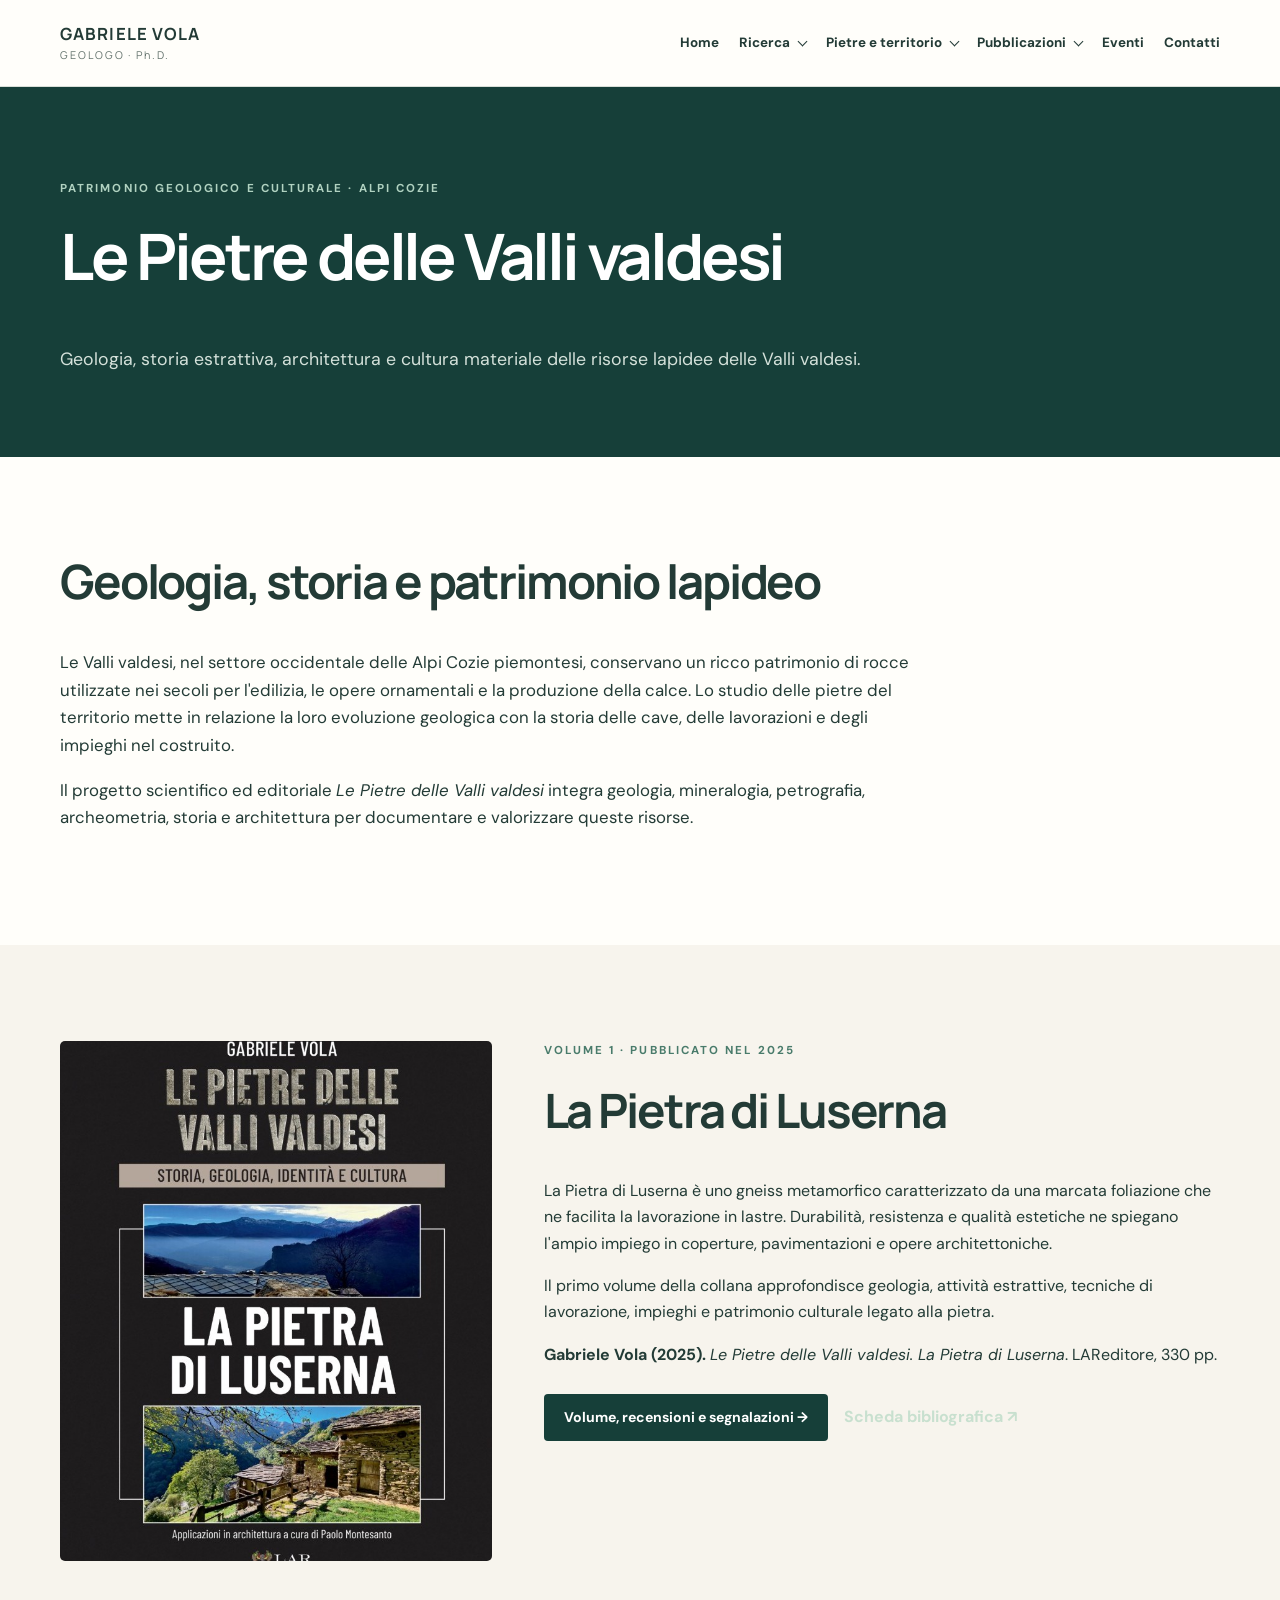
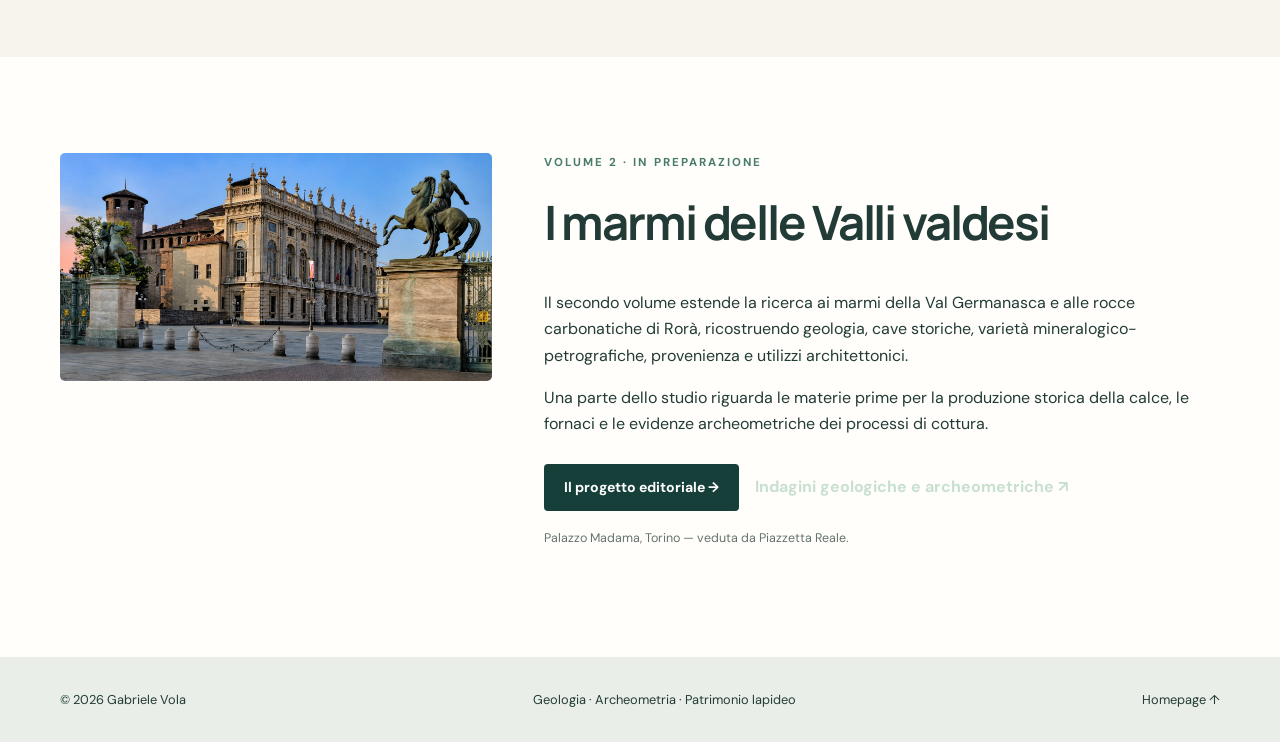
<file: pietre-valdesi.html>
<!DOCTYPE html>

<html lang="it">
<head><link rel="canonical" href="https://gabriele-vola.github.io/pietre-valdesi.html"><meta charset="utf-8"/><meta content="width=device-width, initial-scale=1" name="viewport"/><meta content="La Pietra di Luserna e i marmi delle Valli valdesi: geologia, cave, archeometria e patrimonio." name="description"/><title>Le Pietre delle Valli valdesi | Gabriele Vola</title><link href="style.css" rel="stylesheet"/><meta property="og:title" content="Le Pietre delle Valli valdesi | Gabriele Vola">
<meta property="og:description" content="La Pietra di Luserna e i marmi delle Valli valdesi: geologia, cave, archeometria e patrimonio.">
<meta property="og:type" content="website">
<meta property="og:url" content="https://gabriele-vola.github.io/pietre-valdesi.html">
<meta property="og:locale" content="it_IT">
<meta property="og:site_name" content="Gabriele Vola – Ricerca scientifica">
<meta property="og:image" content="https://gabriele-vola.github.io/images/copertina-pietra-luserna.jpg">
<meta name="twitter:card" content="summary_large_image">
</head><body><a class="skip" href="#contenuto">Salta al contenuto</a><header class="header"><div class="shell nav"><a class="brand" href="index.html#inizio"><strong>GABRIELE VOLA</strong><span>GEOLOGO · Ph.D.</span></a><button aria-controls="links" aria-expanded="false" aria-label="Apri menu" class="menu" id="menuToggle">☰</button><nav aria-label="Navigazione principale" id="links" class="site-nav">
<a href="index.html">Home</a>
<details class="nav-dropdown"><summary>Ricerca</summary><div class="nav-submenu"><a href="index.html#ricerca">Aree di ricerca</a><a href="progetti-ricerca.html">Progetti di ricerca</a><a href="metodologie.html">Metodologie</a><a href="index.html#collaborazioni">Collaborazioni</a></div></details>
<details class="nav-dropdown"><summary>Pietre e territorio</summary><div class="nav-submenu"><a href="pietre-valdesi.html" aria-current="page">Pietre delle Valli valdesi</a><a href="marmi-valdesi.html">Marmi delle Valli valdesi</a><a href="pietre-bergamasca.html">Pietre della Bergamasca</a></div></details>
<details class="nav-dropdown"><summary>Pubblicazioni</summary><div class="nav-submenu"><a href="bibliografia.html">Bibliografia completa</a><a href="archivio-pubblicazioni.html">Archivio ricercabile</a><a href="poster-scientifici.html">Poster scientifici</a><a href="zenodo-guida.html">Depositi Zenodo</a></div></details>
<a href="calendario-eventi.html">Eventi</a>
<a href="index.html#contatti">Contatti</a>
</nav></div></header><main id="contenuto"><section class="marbles-heading"><div class="shell"><p class="eyebrow">PATRIMONIO GEOLOGICO E CULTURALE · ALPI COZIE</p><h1>Le Pietre delle Valli valdesi</h1><p class="lead">Geologia, storia estrattiva, architettura e cultura materiale delle risorse lapidee delle Valli valdesi.</p></div></section>
<section class="section shell"><h2>Geologia, storia e patrimonio lapideo</h2><div class="marbles-prose"><p>Le Valli valdesi, nel settore occidentale delle Alpi Cozie piemontesi, conservano un ricco patrimonio di rocce utilizzate nei secoli per l'edilizia, le opere ornamentali e la produzione della calce. Lo studio delle pietre del territorio mette in relazione la loro evoluzione geologica con la storia delle cave, delle lavorazioni e degli impieghi nel costruito.</p><p>Il progetto scientifico ed editoriale <em>Le Pietre delle Valli valdesi</em> integra geologia, mineralogia, petrografia, archeometria, storia e architettura per documentare e valorizzare queste risorse.</p></div></section>
<section class="section section-soft"><div class="shell project-feature"><img alt="Copertina del Volume 1 dedicato alla Pietra di Luserna" loading="lazy" src="images/copertina-pietra-luserna.jpg"/><div><p class="eyebrow dark">VOLUME 1 · PUBBLICATO NEL 2025</p><h2>La Pietra di Luserna</h2><p>La Pietra di Luserna è uno gneiss metamorfico caratterizzato da una marcata foliazione che ne facilita la lavorazione in lastre. Durabilità, resistenza e qualità estetiche ne spiegano l'ampio impiego in coperture, pavimentazioni e opere architettoniche.</p><p>Il primo volume della collana approfondisce geologia, attività estrattive, tecniche di lavorazione, impieghi e patrimonio culturale legato alla pietra.</p><p><strong>Gabriele Vola (2025).</strong> <em>Le Pietre delle Valli valdesi. La Pietra di Luserna</em>. LAReditore, 330 pp.</p><a class="button green" href="index.html#libro">Volume, recensioni e segnalazioni →</a> <a class="textlink" href="bibliografia.html#pub-51">Scheda bibliografica ↗</a> </div></div></section>
<section class="section shell"><div class="project-feature"><img alt="Palazzo Madama a Torino, veduta da Piazzetta Reale" loading="lazy" src="images/palazzo-madama-volume-2.webp"/><div><p class="eyebrow dark">VOLUME 2 · IN PREPARAZIONE</p><h2>I marmi delle Valli valdesi</h2><p>Il secondo volume estende la ricerca ai marmi della Val Germanasca e alle rocce carbonatiche di Rorà, ricostruendo geologia, cave storiche, varietà mineralogico-petrografiche, provenienza e utilizzi architettonici.</p><p>Una parte dello studio riguarda le materie prime per la produzione storica della calce, le fornaci e le evidenze archeometriche dei processi di cottura.</p><a class="button green" href="progetti-ricerca.html#volume2">Il progetto editoriale →</a> <a class="textlink" href="marmi-valdesi.html">Indagini geologiche e archeometriche ↗</a><p class="image-caption">Palazzo Madama, Torino — veduta da Piazzetta Reale.</p></div></div></section></main><footer><div class="shell footer-inner"><span>© <span id="year"></span> Gabriele Vola</span><span>Geologia · Archeometria · Patrimonio lapideo</span><a href="index.html">Homepage ↑</a></div></footer><script src="script.js"></script></body></html>
</file>
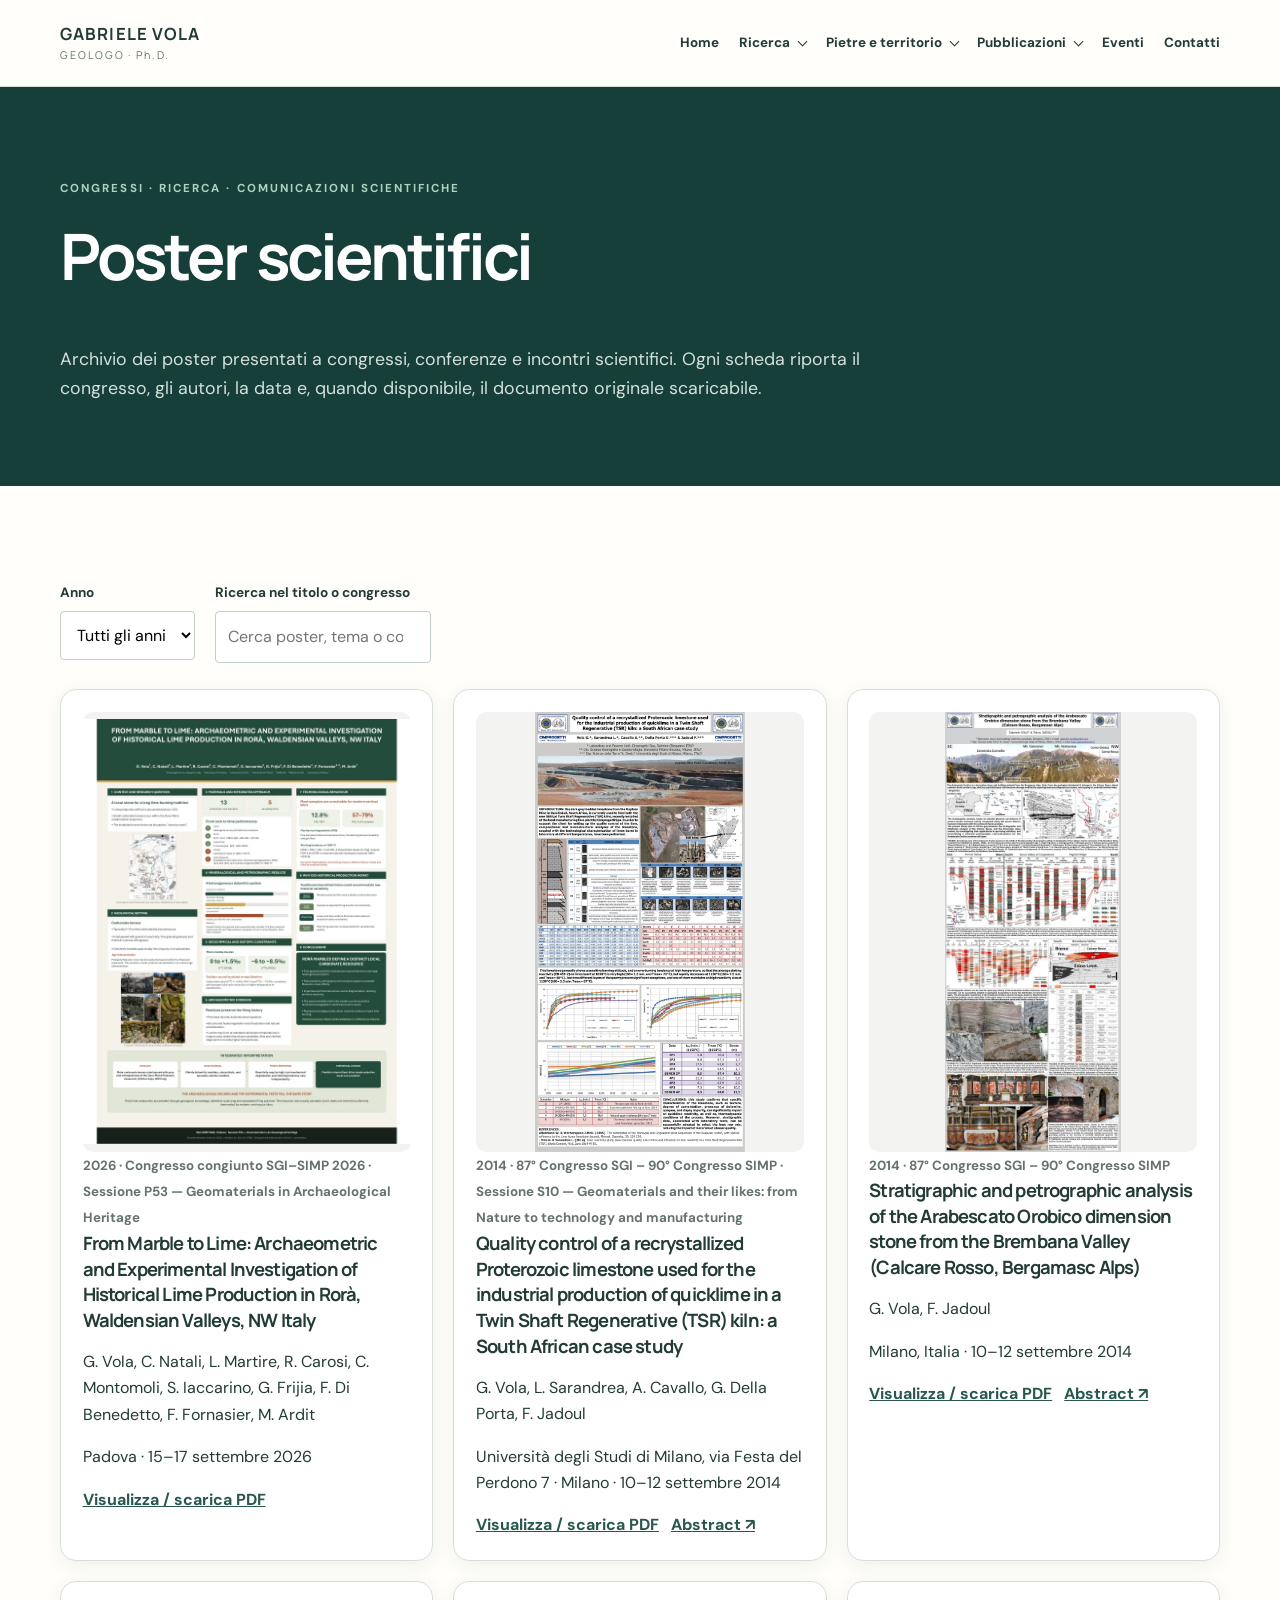
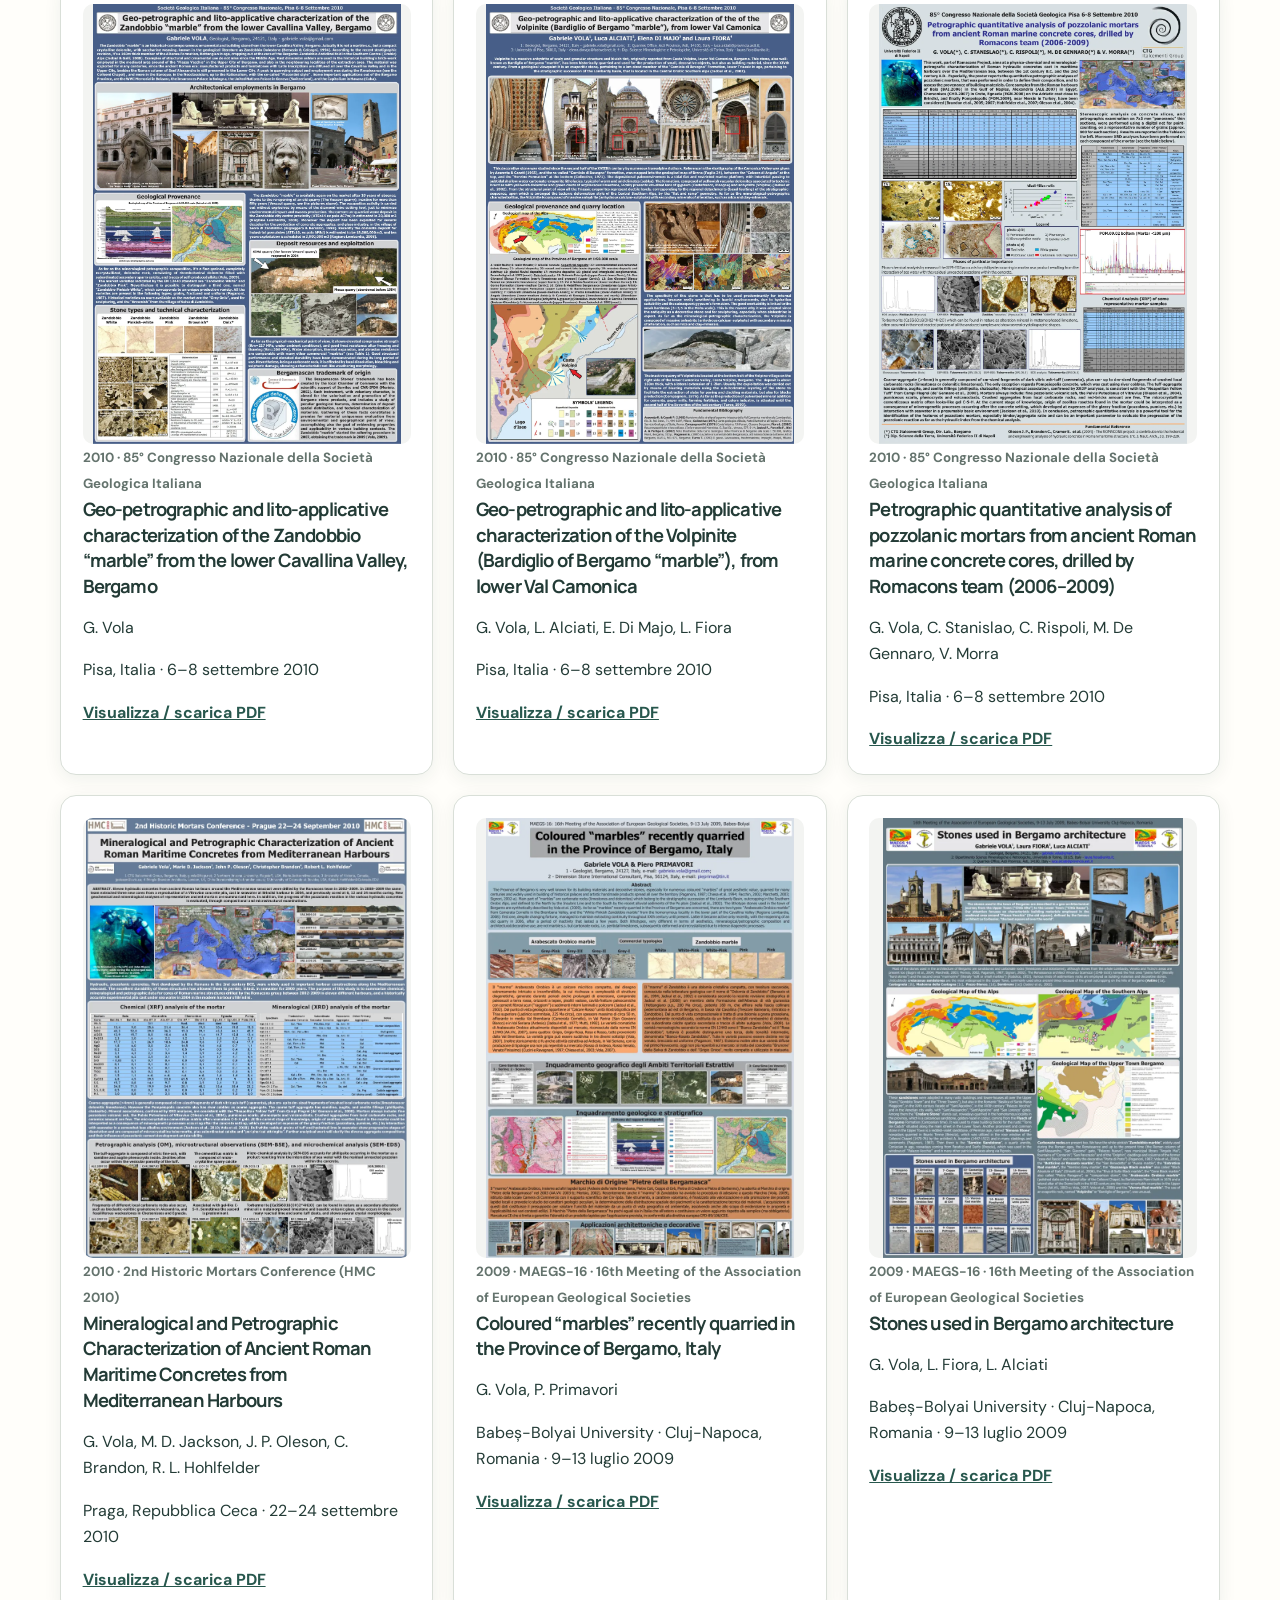
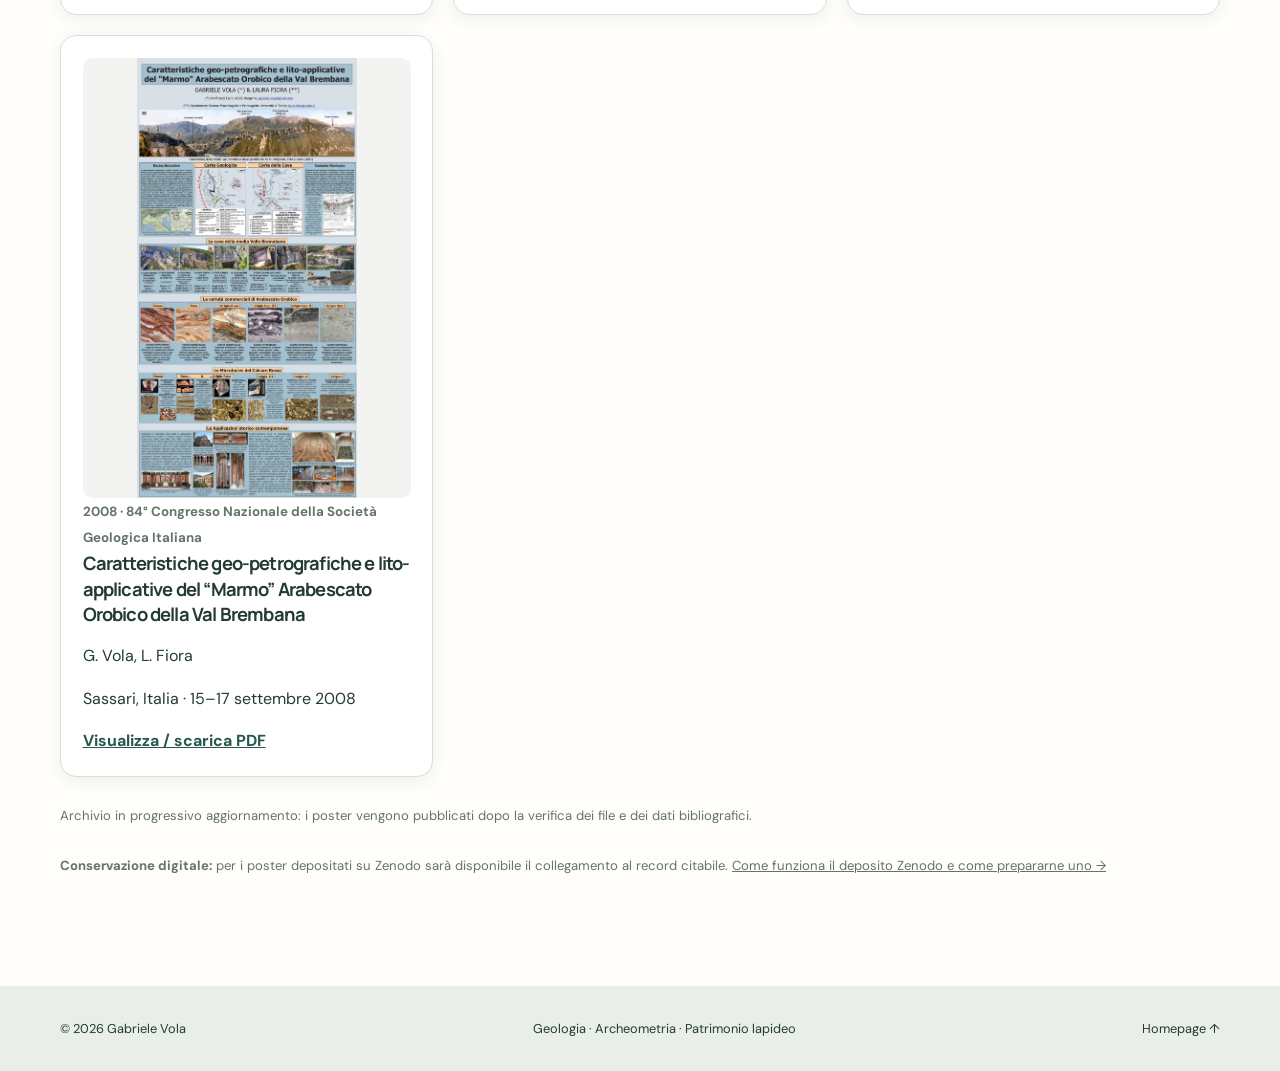
<file: poster-scientifici.html>
<!DOCTYPE html><html lang="it"><head><meta charset="utf-8"><meta name="viewport" content="width=device-width, initial-scale=1"><meta name="description" content="Archivio dei poster scientifici presentati da Gabriele Vola a congressi e convegni."><title>Poster scientifici | Gabriele Vola</title><link rel="canonical" href="https://gabriele-vola.github.io/poster-scientifici.html"><link rel="stylesheet" href="style.css"><meta property="og:title" content="Poster scientifici | Gabriele Vola">
<meta property="og:description" content="Archivio dei poster scientifici presentati da Gabriele Vola a congressi e convegni.">
<meta property="og:type" content="website">
<meta property="og:url" content="https://gabriele-vola.github.io/poster-scientifici.html">
<meta property="og:locale" content="it_IT">
<meta property="og:site_name" content="Gabriele Vola – Ricerca scientifica">
<meta property="og:image" content="https://gabriele-vola.github.io/images/caugis.jpg">
<meta name="twitter:card" content="summary_large_image">
<script type="application/ld+json">{"@context":"https://schema.org","@type":"CollectionPage","name":"Poster scientifici di Gabriele Vola","url":"https://gabriele-vola.github.io/poster-scientifici.html","inLanguage":"it-IT","mainEntity":{"@type":"ItemList","numberOfItems":10}}</script>
</head><body><a class="skip" href="#contenuto">Salta al contenuto</a><header class="header"><div class="shell nav"><a class="brand" href="index.html#inizio"><strong>GABRIELE VOLA</strong><span>GEOLOGO · Ph.D.</span></a><button aria-controls="links" aria-expanded="false" aria-label="Apri menu" class="menu" id="menuToggle">☰</button><nav aria-label="Navigazione principale" id="links" class="site-nav">
<a href="index.html">Home</a>
<details class="nav-dropdown"><summary>Ricerca</summary><div class="nav-submenu"><a href="index.html#ricerca">Aree di ricerca</a><a href="progetti-ricerca.html">Progetti di ricerca</a><a href="metodologie.html">Metodologie</a><a href="index.html#collaborazioni">Collaborazioni</a></div></details>
<details class="nav-dropdown"><summary>Pietre e territorio</summary><div class="nav-submenu"><a href="pietre-valdesi.html">Pietre delle Valli valdesi</a><a href="marmi-valdesi.html">Marmi delle Valli valdesi</a><a href="pietre-bergamasca.html">Pietre della Bergamasca</a></div></details>
<details class="nav-dropdown"><summary>Pubblicazioni</summary><div class="nav-submenu"><a href="bibliografia.html">Bibliografia completa</a><a href="archivio-pubblicazioni.html">Archivio ricercabile</a><a href="poster-scientifici.html" aria-current="page">Poster scientifici</a><a href="zenodo-guida.html">Depositi Zenodo</a></div></details>
<a href="calendario-eventi.html">Eventi</a>
<a href="index.html#contatti">Contatti</a>
</nav></div></header><main id="contenuto"><section class="marbles-heading"><div class="shell"><p class="eyebrow">CONGRESSI · RICERCA · COMUNICAZIONI SCIENTIFICHE</p><h1>Poster scientifici</h1><p class="lead">Archivio dei poster presentati a congressi, conferenze e incontri scientifici. Ogni scheda riporta il congresso, gli autori, la data e, quando disponibile, il documento originale scaricabile.</p></div></section><section class="section shell"><div class="event-tools"><div><label for="poster-year">Anno</label><select id="poster-year"><option value="all">Tutti gli anni</option></select></div><div><label for="poster-query">Ricerca nel titolo o congresso</label><input id="poster-query" type="search" placeholder="Cerca poster, tema o congresso"></div></div><!-- Schede statiche per accessibilità e indicizzazione. I filtri JavaScript caricano dati aggiornati da posters.json. -->
<div class="poster-archive-grid" id="poster-results" aria-live="polite">
<article class="poster-archive-card"><small>2026 · Congresso congiunto SGI–SIMP 2026 · Sessione P53 — Geomaterials in Archaeological Heritage</small><h2>From Marble to Lime: Archaeometric and Experimental Investigation of Historical Lime Production in Rorà, Waldensian Valleys, NW Italy</h2><p>G. Vola, C. Natali, L. Martire, R. Carosi, C. Montomoli, S. Iaccarino, G. Frijia, F. Di Benedetto, F. Fornasier, M. Ardit</p><p>Padova · 15–17 settembre 2026</p><div class="poster-actions"><a href="poster/sgi-simp-2026-rora-from-marble-to-lime.pdf" target="_blank" rel="noopener noreferrer">Visualizza / scarica PDF ↗</a></div></article>
<article class="poster-archive-card"><small>2014 · 87° Congresso SGI – 90° Congresso SIMP · Sessione S10 — Geomaterials and their likes: from Nature to technology and manufacturing</small><h2>Quality control of a recrystallized Proterozoic limestone used for the industrial production of quicklime in a Twin Shaft Regenerative (TSR) kiln: a South African case study</h2><p>G. Vola, L. Sarandrea, A. Cavallo, G. Della Porta, F. Jadoul</p><p>Università degli Studi di Milano, via Festa del Perdono 7 · Milano · 10–12 settembre 2014</p><div class="poster-actions"><a href="poster/Poster%20Idwala%202014_piccolo.pdf" target="_blank" rel="noopener noreferrer">Visualizza / scarica PDF ↗</a></div></article>
<article class="poster-archive-card"><small>2014 · 87° Congresso SGI – 90° Congresso SIMP</small><h2>Stratigraphic and petrographic analysis of the Arabescato Orobico dimension stone from the Brembana Valley (Calcare Rosso, Bergamasc Alps)</h2><p>G. Vola, F. Jadoul</p><p>Milano, Italia · 10–12 settembre 2014</p><div class="poster-actions"><a href="poster/sgi-simp-2014-arabescato-orobico.pdf" target="_blank" rel="noopener noreferrer">Visualizza / scarica PDF ↗</a></div></article>
<article class="poster-archive-card"><small>2010 · 85° Congresso Nazionale della Società Geologica Italiana</small><h2>Geo-petrographic and lito-applicative characterization of the Zandobbio “marble” from the lower Cavallina Valley, Bergamo</h2><p>G. Vola</p><p>Pisa, Italia · 6–8 settembre 2010</p><div class="poster-actions"><a href="poster/sgi-2010-zandobbio.pdf" target="_blank" rel="noopener noreferrer">Visualizza / scarica PDF ↗</a></div></article>
<article class="poster-archive-card"><small>2010 · 85° Congresso Nazionale della Società Geologica Italiana</small><h2>Geo-petrographic and lito-applicative characterization of the Volpinite (Bardiglio of Bergamo “marble”), from lower Val Camonica</h2><p>G. Vola, L. Alciati, E. Di Majo, L. Fiora</p><p>Pisa, Italia · 6–8 settembre 2010</p><div class="poster-actions"><a href="poster/sgi-2010-volpinite.pdf" target="_blank" rel="noopener noreferrer">Visualizza / scarica PDF ↗</a></div></article>
<article class="poster-archive-card"><small>2010 · 85° Congresso Nazionale della Società Geologica Italiana</small><h2>Petrographic quantitative analysis of pozzolanic mortars from ancient Roman marine concrete cores, drilled by Romacons team (2006–2009)</h2><p>G. Vola, C. Stanislao, C. Rispoli, M. De Gennaro, V. Morra</p><p>Pisa, Italia · 6–8 settembre 2010</p><div class="poster-actions"><a href="poster/sgi-2010-romacons.pdf" target="_blank" rel="noopener noreferrer">Visualizza / scarica PDF ↗</a></div></article>
<article class="poster-archive-card"><small>2010 · 2nd Historic Mortars Conference (HMC 2010)</small><h2>Mineralogical and Petrographic Characterization of Ancient Roman Maritime Concretes from Mediterranean Harbours</h2><p>G. Vola, M. D. Jackson, J. P. Oleson, C. Brandon, R. L. Hohlfelder</p><p>Praga, Repubblica Ceca · 22–24 settembre 2010</p><div class="poster-actions"><a href="poster/hmc-2010-romacons.pdf" target="_blank" rel="noopener noreferrer">Visualizza / scarica PDF ↗</a></div></article>
<article class="poster-archive-card"><small>2009 · MAEGS-16 · 16th Meeting of the Association of European Geological Societies</small><h2>Coloured “marbles” recently quarried in the Province of Bergamo, Italy</h2><p>G. Vola, P. Primavori</p><p>Babeș-Bolyai University · Cluj-Napoca, Romania · 9–13 luglio 2009</p><div class="poster-actions"><a href="poster/maegs16-2009-coloured-marbles.pdf" target="_blank" rel="noopener noreferrer">Visualizza / scarica PDF ↗</a></div></article>
<article class="poster-archive-card"><small>2009 · MAEGS-16 · 16th Meeting of the Association of European Geological Societies</small><h2>Stones used in Bergamo architecture</h2><p>G. Vola, L. Fiora, L. Alciati</p><p>Babeș-Bolyai University · Cluj-Napoca, Romania · 9–13 luglio 2009</p><div class="poster-actions"><a href="poster/maegs16-2009-bergamo-architecture.pdf" target="_blank" rel="noopener noreferrer">Visualizza / scarica PDF ↗</a></div></article>
<article class="poster-archive-card"><small>2008 · 84° Congresso Nazionale della Società Geologica Italiana</small><h2>Caratteristiche geo-petrografiche e lito-applicative del “Marmo” Arabescato Orobico della Val Brembana</h2><p>G. Vola, L. Fiora</p><p>Sassari, Italia · 15–17 settembre 2008</p><div class="poster-actions"><a href="poster/arabescato-orobico-2008.pdf" target="_blank" rel="noopener noreferrer">Visualizza / scarica PDF ↗</a></div></article>
</div>
<noscript><p>I poster sono consultabili anche senza JavaScript; i filtri richiedono JavaScript.</p></noscript><p class="note">Archivio in progressivo aggiornamento: i poster vengono pubblicati dopo la verifica dei file e dei dati bibliografici.</p><p class="note"><strong>Conservazione digitale:</strong> per i poster depositati su Zenodo sarà disponibile il collegamento al record citabile. <a href="zenodo-guida.html">Come funziona il deposito Zenodo e come prepararne uno →</a></p></section></main><footer><div class="shell footer-inner"><span>© <span id="year"></span> Gabriele Vola</span><span>Geologia · Archeometria · Patrimonio lapideo</span><a href="index.html">Homepage ↑</a></div></footer><script src="script.js"></script><script defer src="poster.js"></script></body></html>
</file>
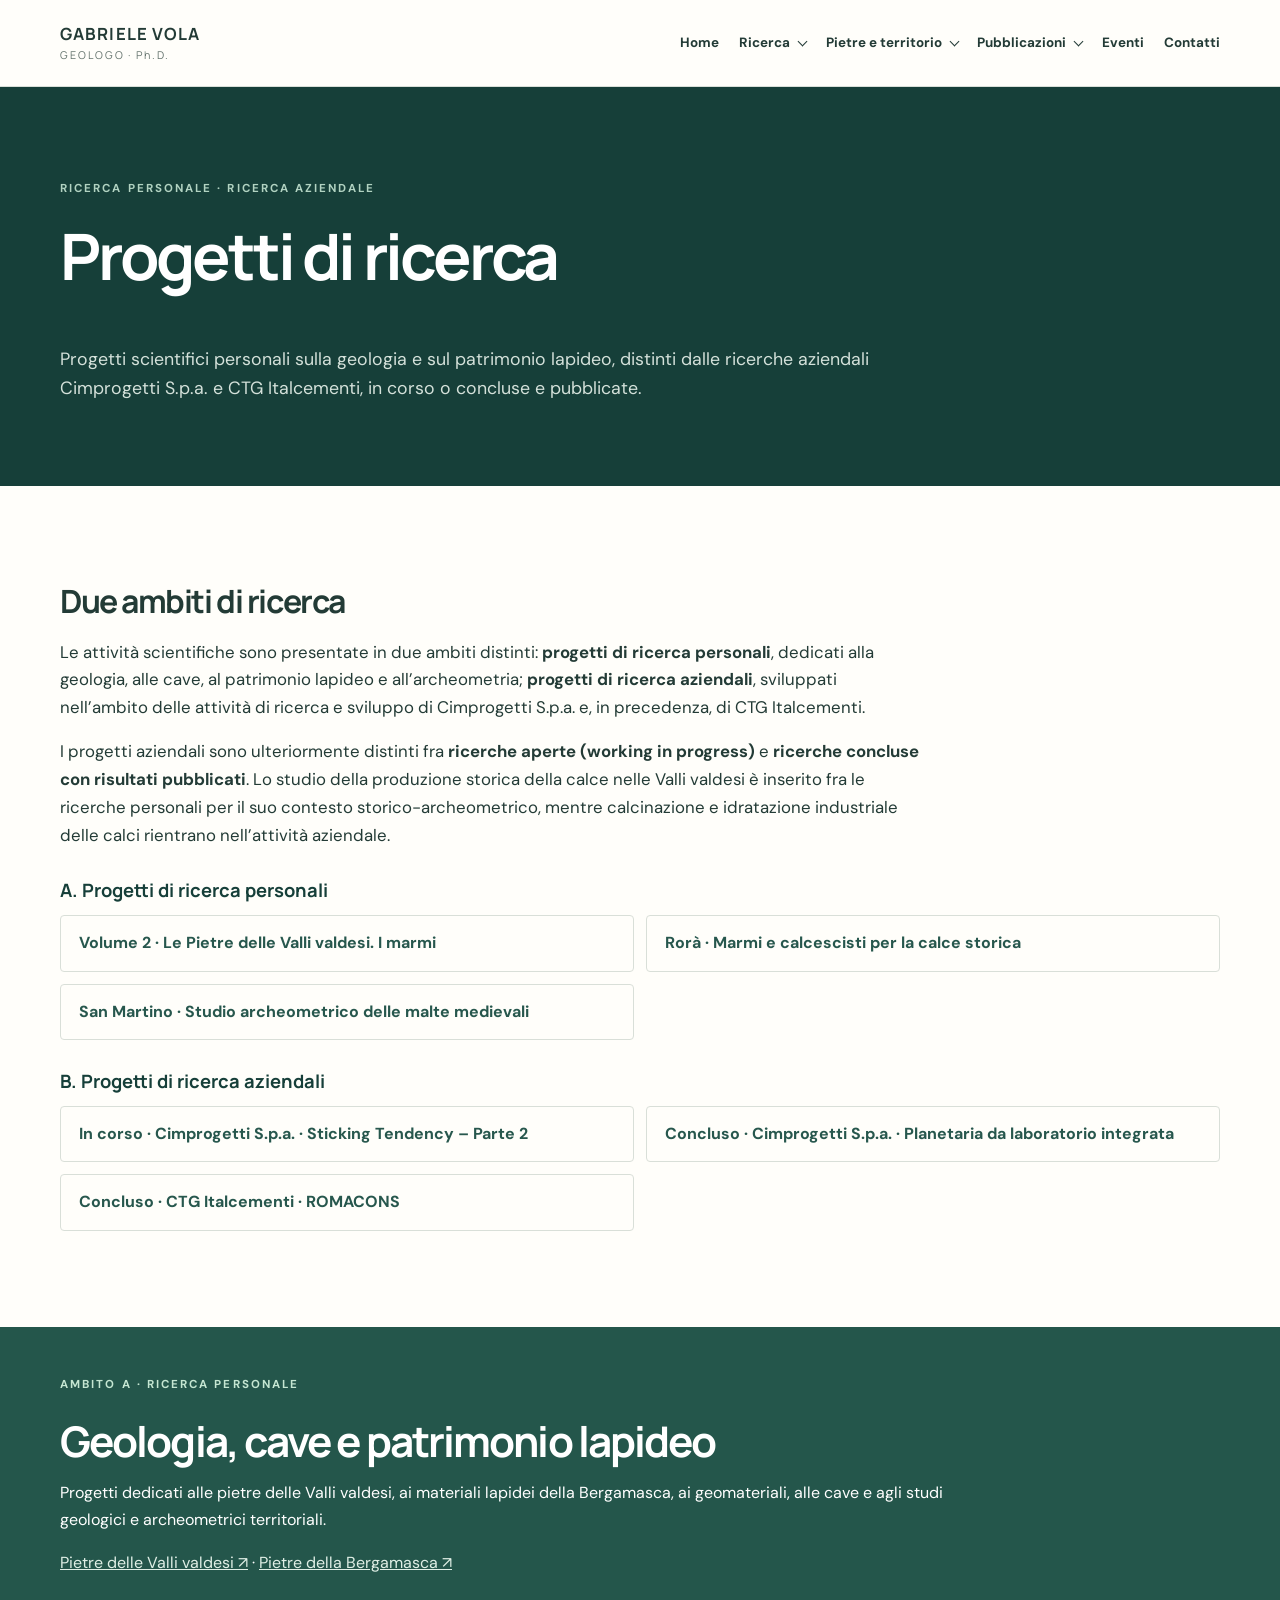
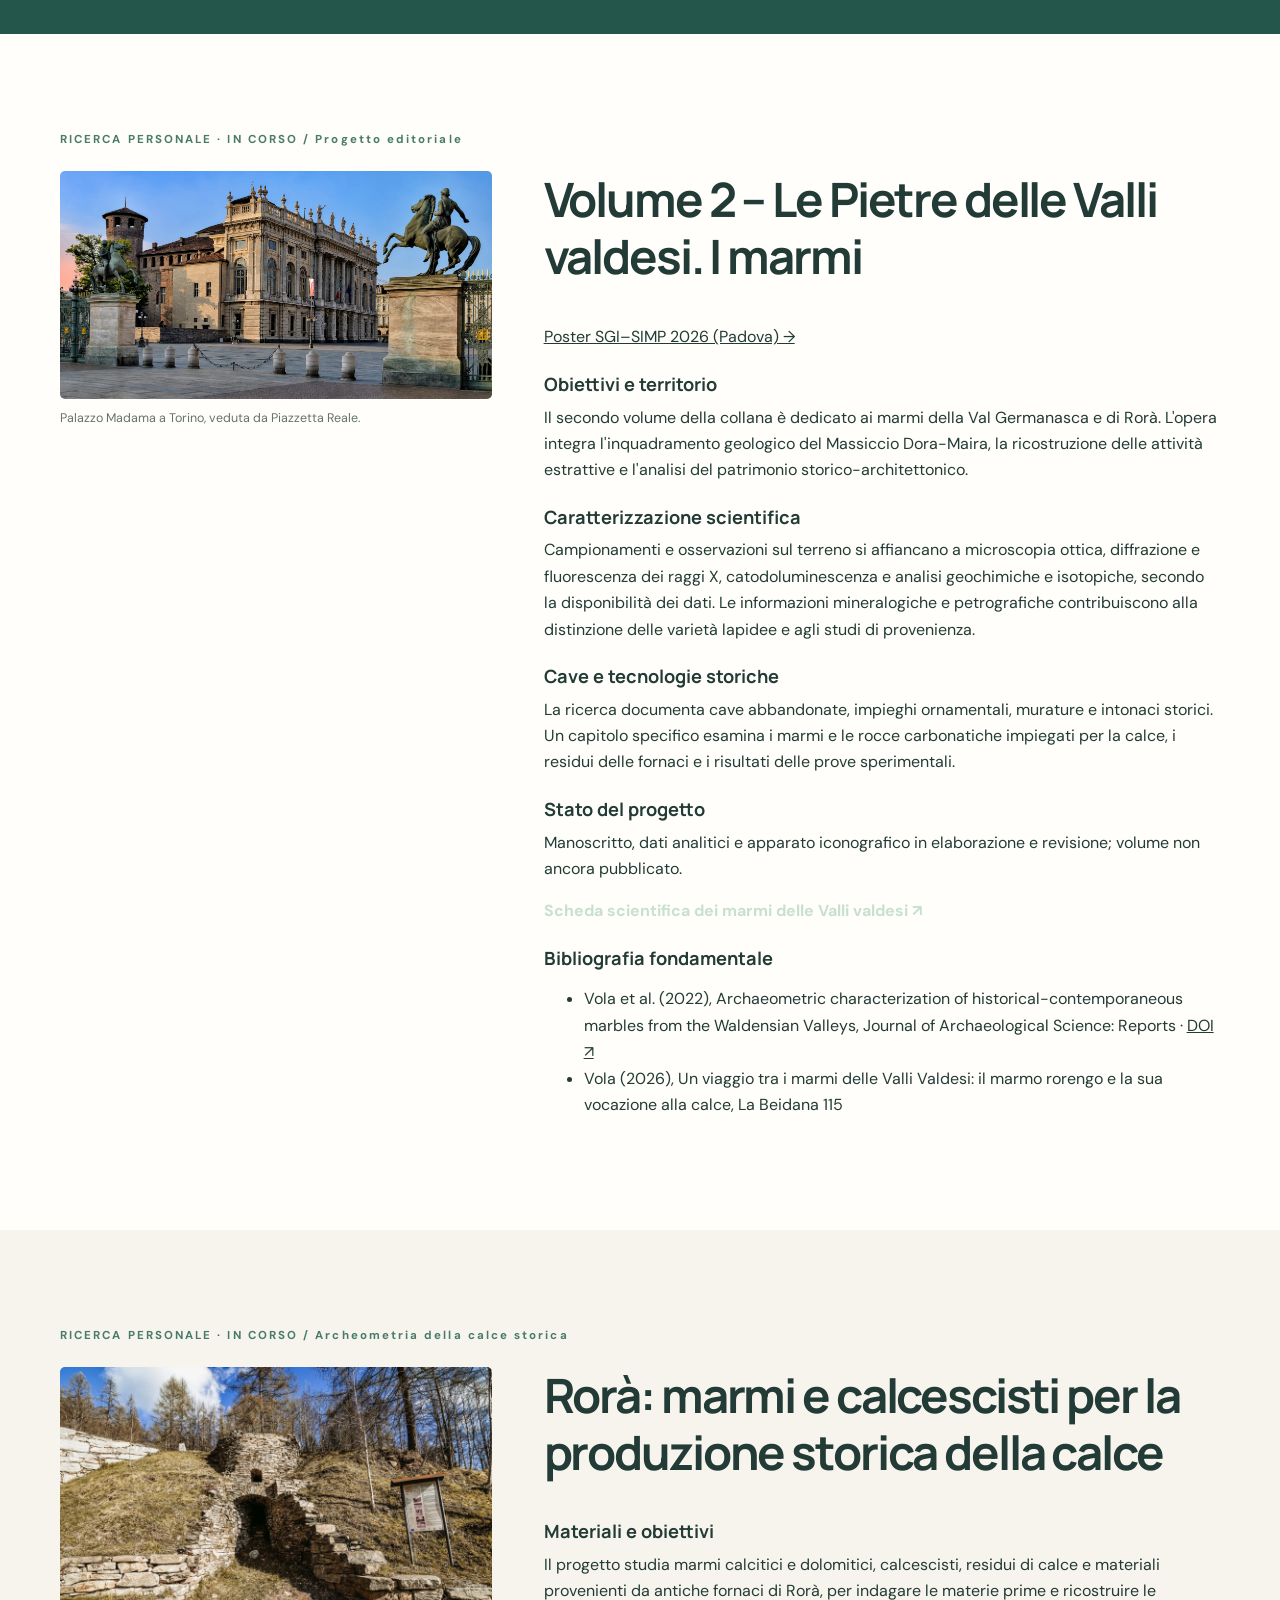
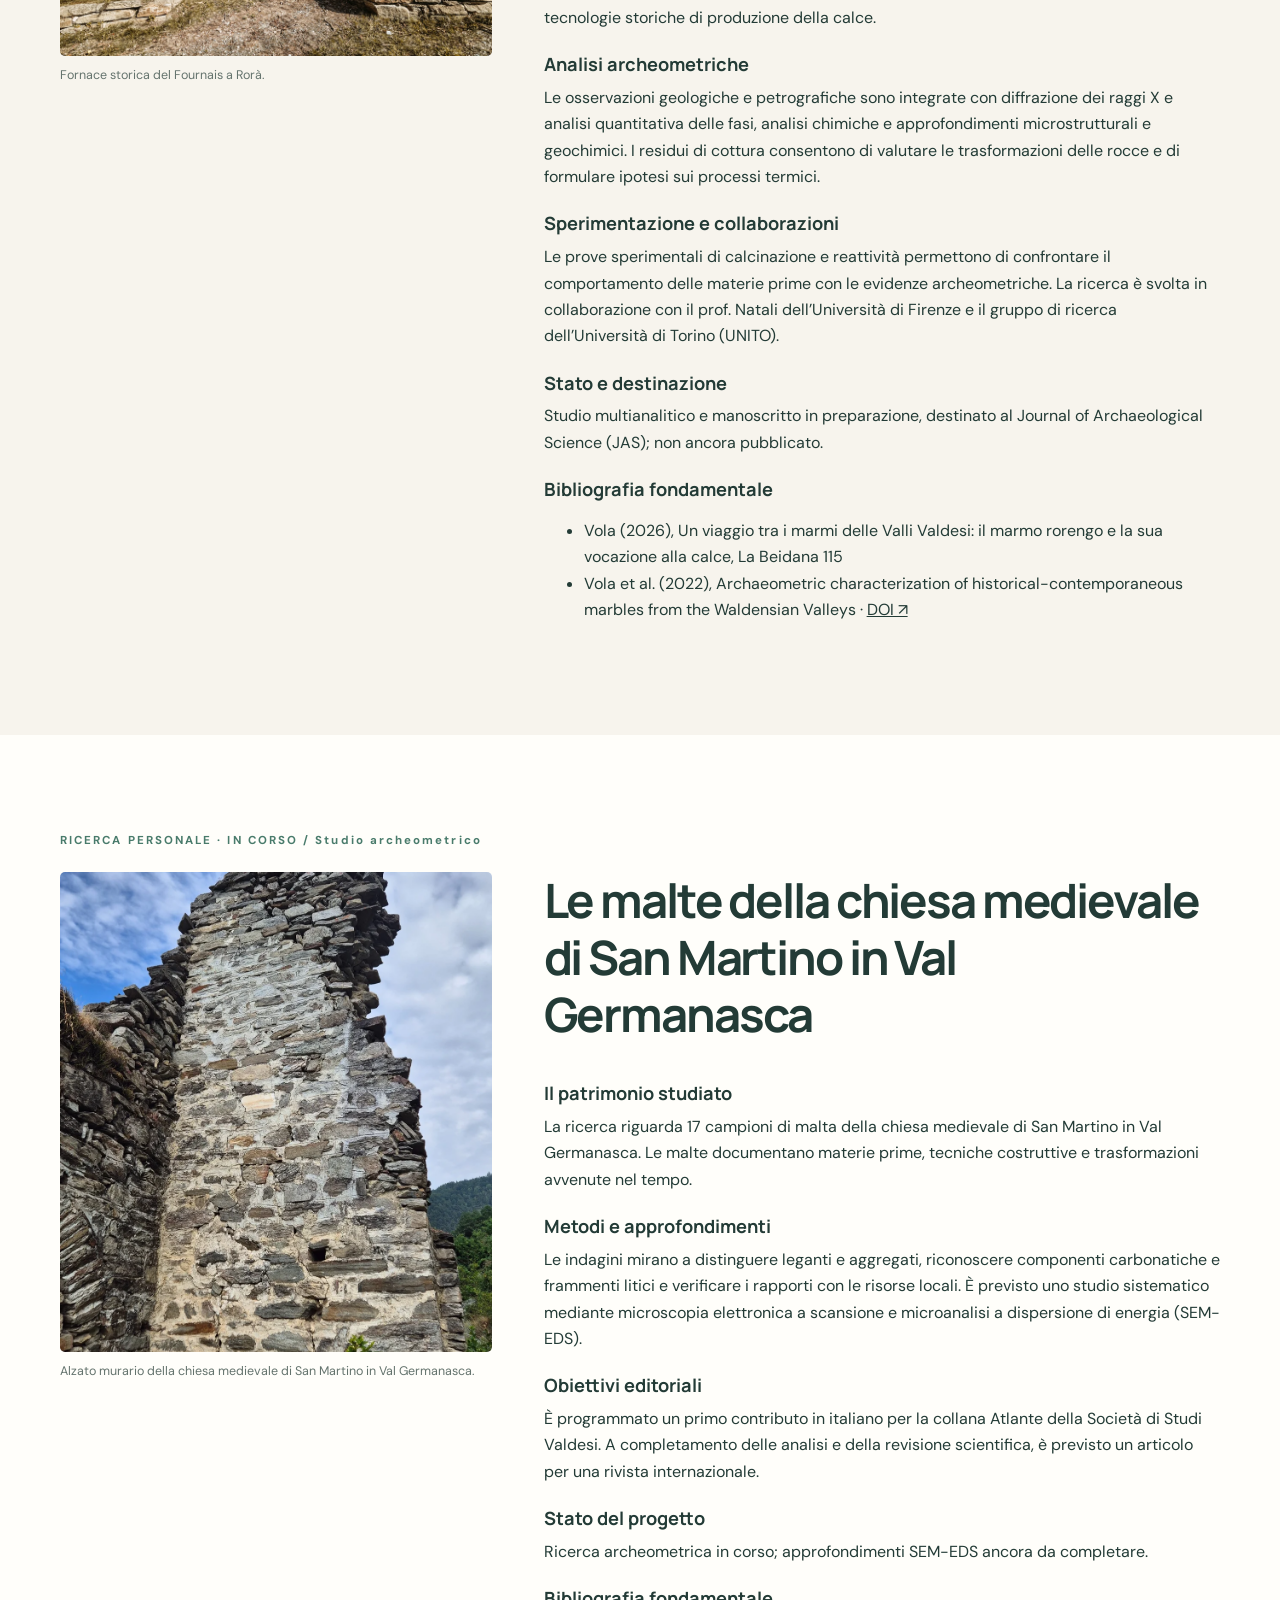
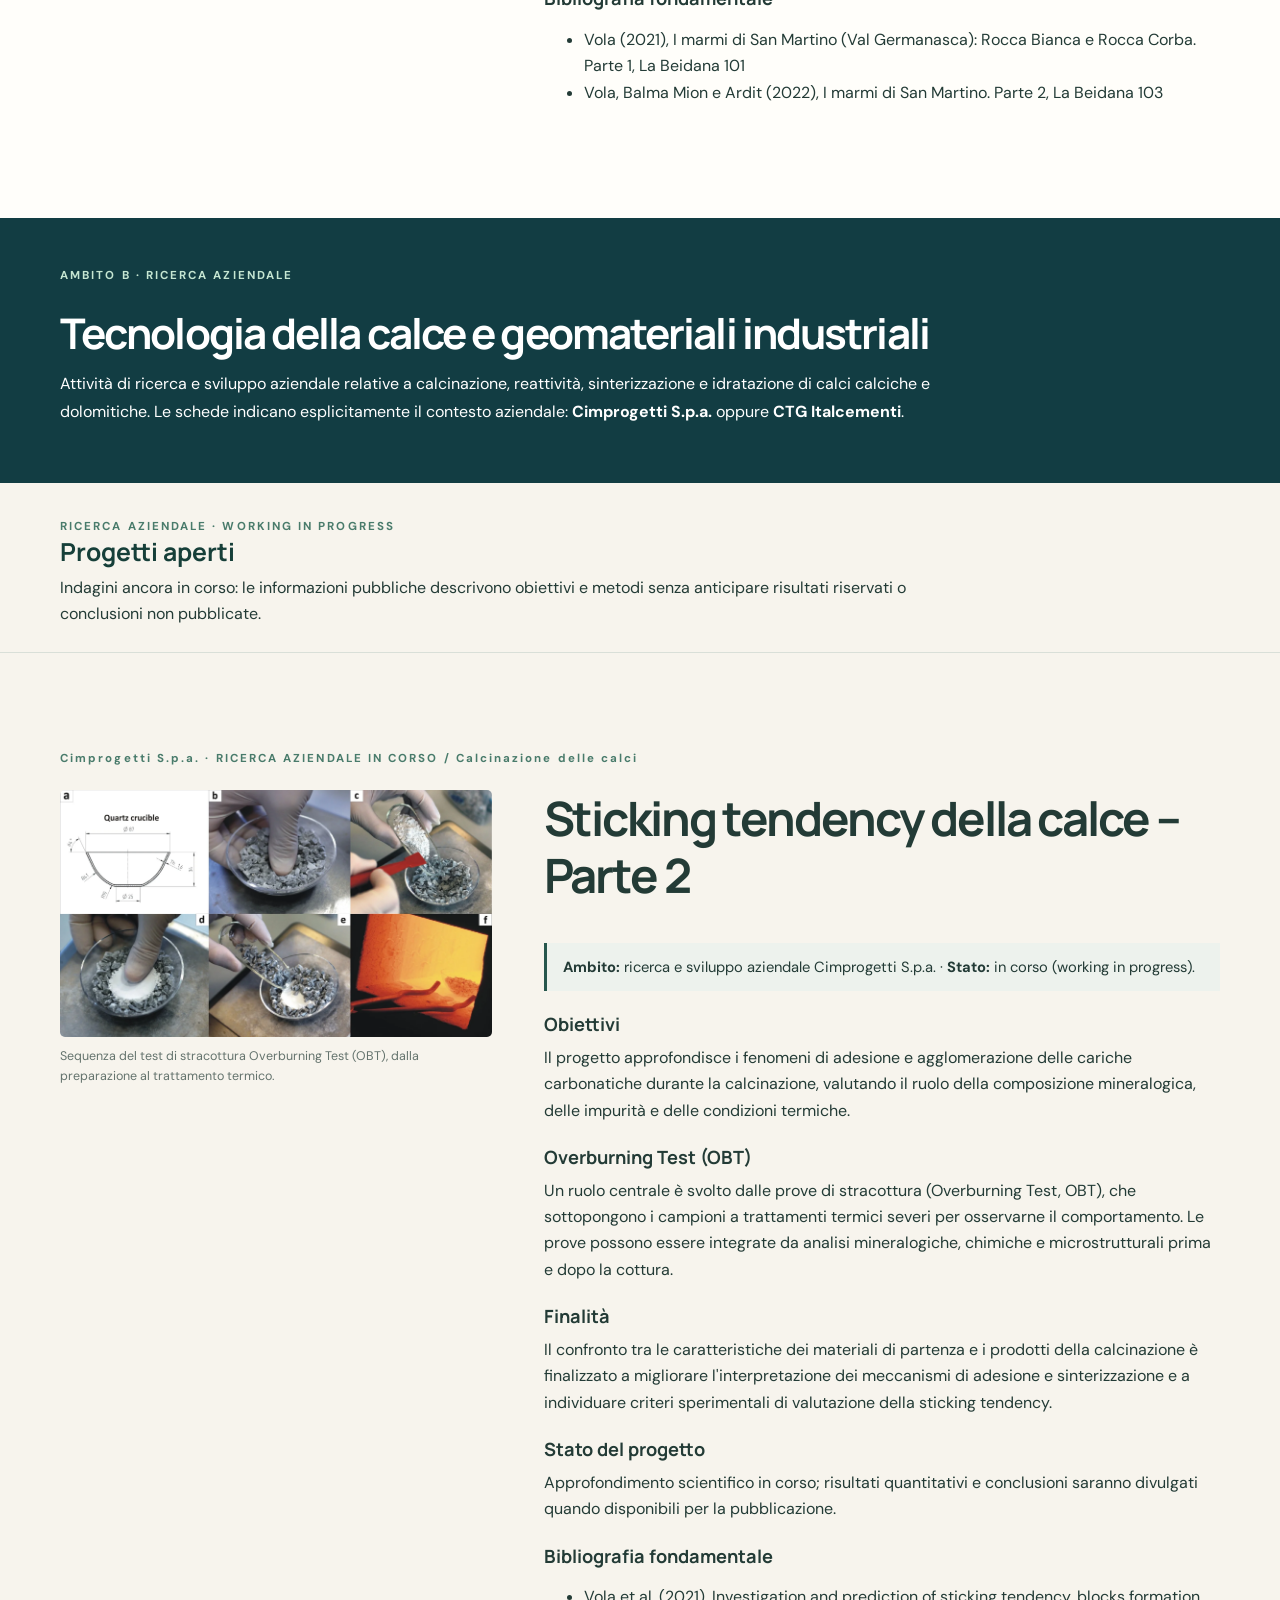
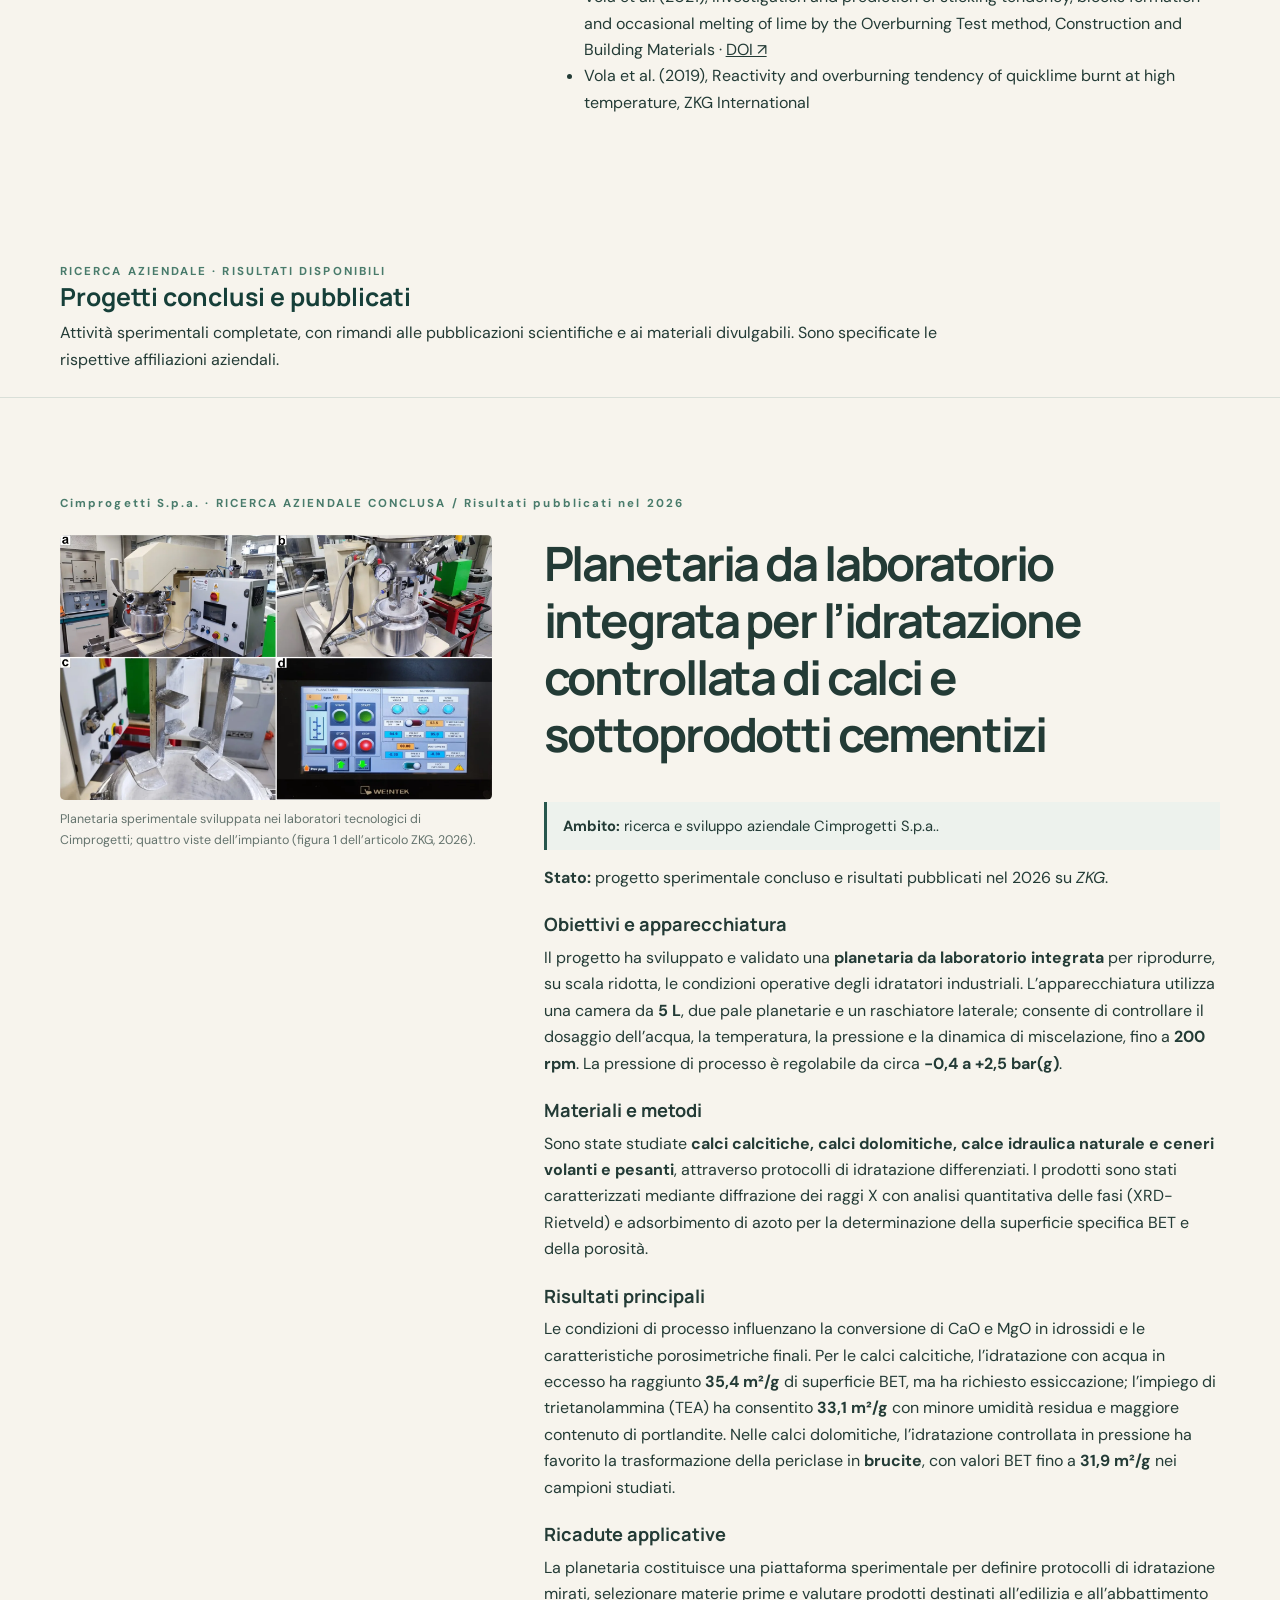
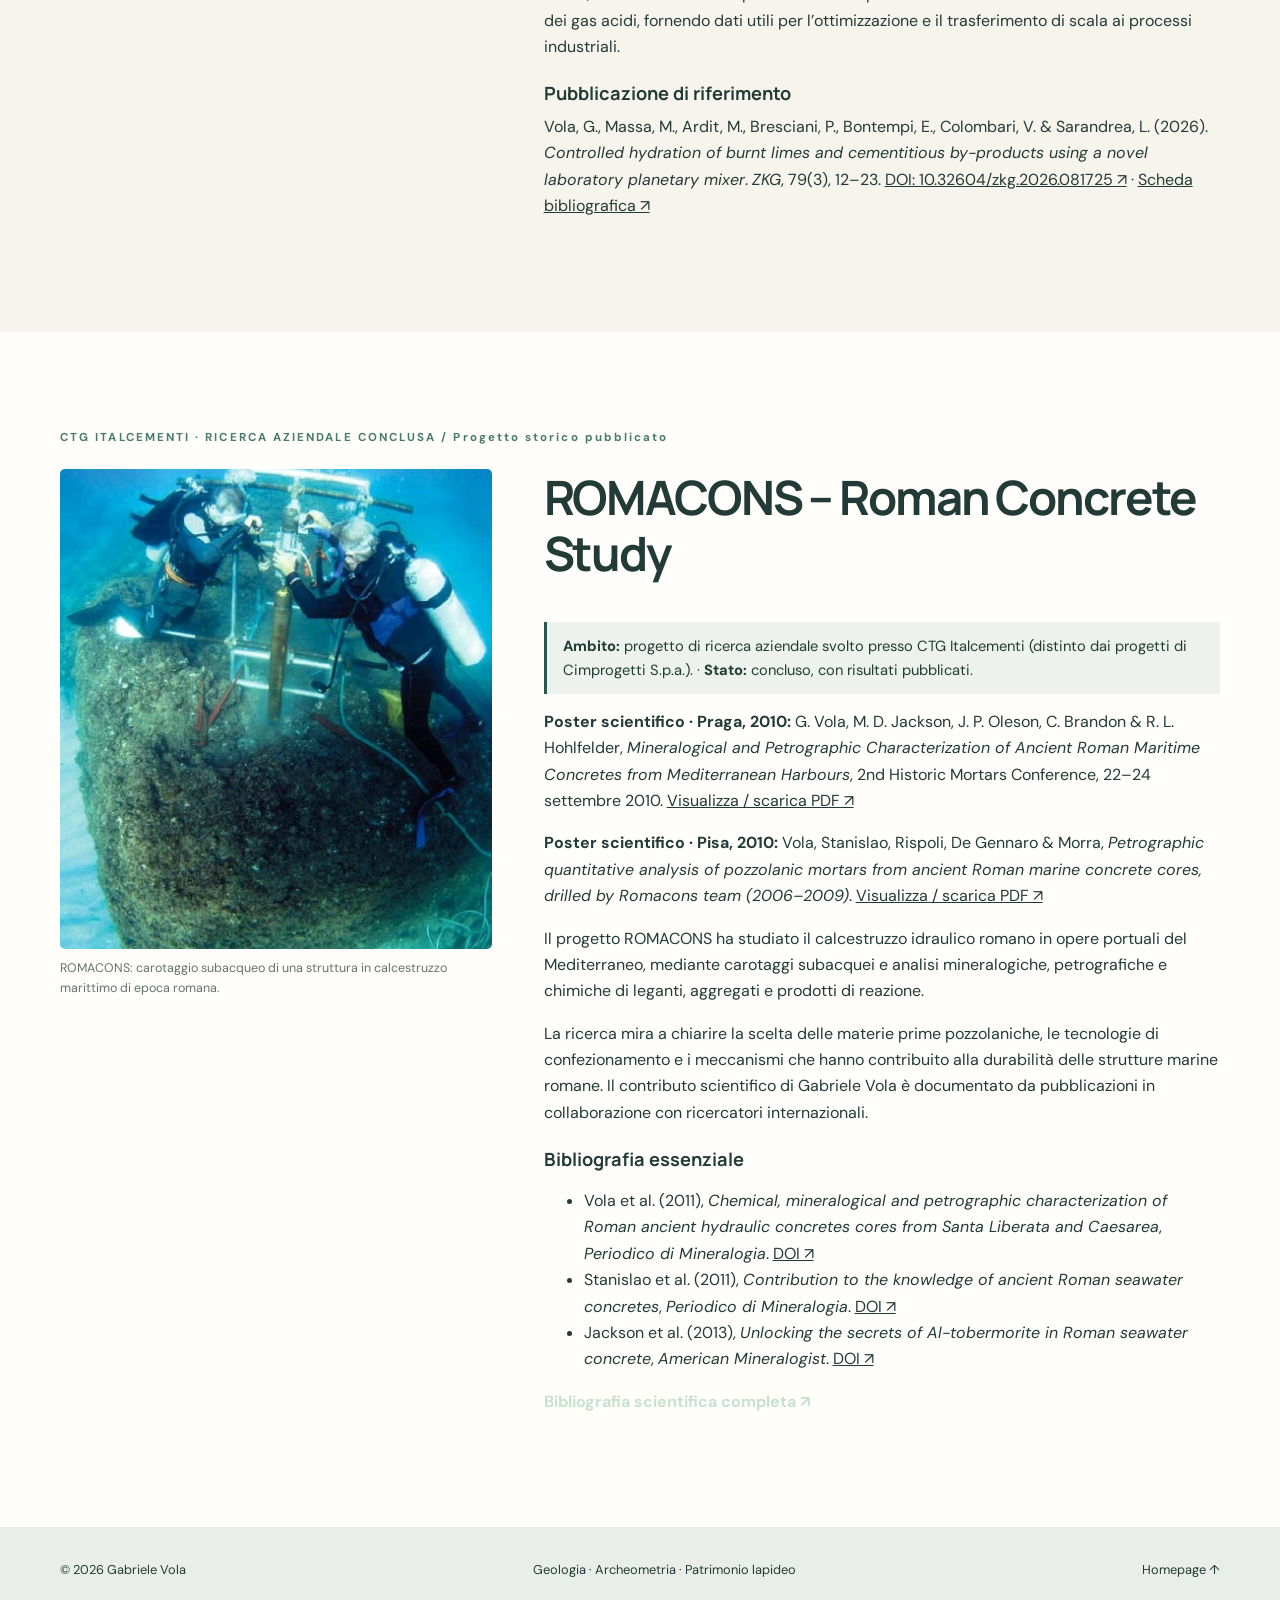
<file: progetti-ricerca.html>
<!DOCTYPE html>

<html lang="it"><head> 
<link rel="canonical" href="https://gabriele-vola.github.io/progetti-ricerca.html">
<meta property="og:title" content="Progetti di ricerca scientifica | Gabriele Vola">
<meta property="og:description" content="Progetti personali di geologia, cave e patrimonio lapideo e progetti aziendali Cimprogetti S.p.a. e CTG Italcementi sulla tecnologia della calce.">
<meta property="og:type" content="website">
<meta property="og:url" content="https://gabriele-vola.github.io/progetti-ricerca.html">
<meta charset="utf-8"/><meta content="width=device-width, initial-scale=1" name="viewport"/><meta content="Progetti di ricerca personali e aziendali di Gabriele Vola: geomateriali, cave, archeometria, calcinazione e idratazione della calce." name="description"/><title>Progetti di ricerca | Gabriele Vola</title><link href="style.css" rel="stylesheet"/><meta property="og:locale" content="it_IT">
<meta property="og:site_name" content="Gabriele Vola – Ricerca scientifica">
<meta property="og:image" content="https://gabriele-vola.github.io/images/caugis.jpg">
<meta name="twitter:card" content="summary_large_image">
</head><body><a class="skip" href="#contenuto">Salta al contenuto</a><header class="header"><div class="shell nav"><a class="brand" href="index.html#inizio"><strong>GABRIELE VOLA</strong><span>GEOLOGO · Ph.D.</span></a><button aria-controls="links" aria-expanded="false" aria-label="Apri menu" class="menu" id="menuToggle">☰</button><nav aria-label="Navigazione principale" id="links" class="site-nav">
<a href="index.html">Home</a>
<details class="nav-dropdown"><summary>Ricerca</summary><div class="nav-submenu"><a href="index.html#ricerca">Aree di ricerca</a><a href="progetti-ricerca.html" aria-current="page">Progetti di ricerca</a><a href="metodologie.html">Metodologie</a><a href="index.html#collaborazioni">Collaborazioni</a></div></details>
<details class="nav-dropdown"><summary>Pietre e territorio</summary><div class="nav-submenu"><a href="pietre-valdesi.html">Pietre delle Valli valdesi</a><a href="marmi-valdesi.html">Marmi delle Valli valdesi</a><a href="pietre-bergamasca.html">Pietre della Bergamasca</a></div></details>
<details class="nav-dropdown"><summary>Pubblicazioni</summary><div class="nav-submenu"><a href="bibliografia.html">Bibliografia completa</a><a href="archivio-pubblicazioni.html">Archivio ricercabile</a><a href="poster-scientifici.html">Poster scientifici</a><a href="zenodo-guida.html">Depositi Zenodo</a></div></details>
<a href="calendario-eventi.html">Eventi</a>
<a href="index.html#contatti">Contatti</a>
</nav></div></header><main id="contenuto"><section class="marbles-heading"><div class="shell"><p class="eyebrow">RICERCA PERSONALE · RICERCA AZIENDALE</p><h1>Progetti di ricerca</h1><p class="lead">Progetti scientifici personali sulla geologia e sul patrimonio lapideo, distinti dalle ricerche aziendali Cimprogetti S.p.a. e CTG Italcementi, in corso o concluse e pubblicate.</p></div></section><section class="section shell" aria-labelledby="project-paths-heading"><h2 id="project-paths-heading" class="project-intro-title">Due ambiti di ricerca</h2><div class="marbles-prose"><p>Le attività scientifiche sono presentate in due ambiti distinti: <strong>progetti di ricerca personali</strong>, dedicati alla geologia, alle cave, al patrimonio lapideo e all’archeometria; <strong>progetti di ricerca aziendali</strong>, sviluppati nell’ambito delle attività di ricerca e sviluppo di Cimprogetti S.p.a. e, in precedenza, di CTG Italcementi.</p><p>I progetti aziendali sono ulteriormente distinti fra <strong>ricerche aperte (working in progress)</strong> e <strong>ricerche concluse con risultati pubblicati</strong>. Lo studio della produzione storica della calce nelle Valli valdesi è inserito fra le ricerche personali per il suo contesto storico-archeometrico, mentre calcinazione e idratazione industriale delle calci rientrano nell’attività aziendale.</p></div>
<div class="project-nav-group"><h3><a href="#ricerca-personale">A. Progetti di ricerca personali</a></h3><div class="project-nav"><a href="#volume2">Volume 2 · Le Pietre delle Valli valdesi. I marmi</a><a href="#rora">Rorà · Marmi e calcescisti per la calce storica</a><a href="#san-martino">San Martino · Studio archeometrico delle malte medievali</a></div></div>
<div class="project-nav-group"><h3><a href="#ricerca-aziendale">B. Progetti di ricerca aziendali</a></h3><div class="project-nav"><a href="#aziendali-aperti">In corso · Cimprogetti S.p.a. · Sticking Tendency – Parte 2</a><a href="#planetaria-2026">Concluso · Cimprogetti S.p.a. · Planetaria da laboratorio integrata</a><a href="#romacons">Concluso · CTG Italcementi · ROMACONS</a></div></div></section><section class="project-category-banner" id="ricerca-personale"><div class="shell"><p class="eyebrow">AMBITO A · RICERCA PERSONALE</p><h2>Geologia, cave e patrimonio lapideo</h2><p>Progetti dedicati alle pietre delle Valli valdesi, ai materiali lapidei della Bergamasca, ai geomateriali, alle cave e agli studi geologici e archeometrici territoriali.</p><p><a href="pietre-valdesi.html">Pietre delle Valli valdesi ↗</a> · <a href="pietre-bergamasca.html">Pietre della Bergamasca ↗</a></p></div></section><section class="section" id="volume2"><div class="shell"><p class="eyebrow dark">RICERCA PERSONALE · IN CORSO / Progetto editoriale</p><div class="project-feature project-feature-top"><figure><img alt="Palazzo Madama a Torino, veduta da Piazzetta Reale" loading="lazy" src="images/palazzo-madama-volume-2.webp"/><figcaption>Palazzo Madama a Torino, veduta da Piazzetta Reale.</figcaption></figure><div><h2>Volume 2 – Le Pietre delle Valli valdesi. I marmi</h2><p><a href="poster-scientifici.html">Poster SGI–SIMP 2026 (Padova) →</a></p><h3>Obiettivi e territorio</h3><p>Il secondo volume della collana è dedicato ai marmi della Val Germanasca e di Rorà. L'opera integra l'inquadramento geologico del Massiccio Dora-Maira, la ricostruzione delle attività estrattive e l'analisi del patrimonio storico-architettonico.</p><h3>Caratterizzazione scientifica</h3><p>Campionamenti e osservazioni sul terreno si affiancano a microscopia ottica, diffrazione e fluorescenza dei raggi X, catodoluminescenza e analisi geochimiche e isotopiche, secondo la disponibilità dei dati. Le informazioni mineralogiche e petrografiche contribuiscono alla distinzione delle varietà lapidee e agli studi di provenienza.</p><h3>Cave e tecnologie storiche</h3><p>La ricerca documenta cave abbandonate, impieghi ornamentali, murature e intonaci storici. Un capitolo specifico esamina i marmi e le rocce carbonatiche impiegati per la calce, i residui delle fornaci e i risultati delle prove sperimentali.</p><h3>Stato del progetto</h3><p>Manoscritto, dati analitici e apparato iconografico in elaborazione e revisione; volume non ancora pubblicato.</p><a class="textlink" href="marmi-valdesi.html#volume">Scheda scientifica dei marmi delle Valli valdesi ↗</a><h3>Bibliografia fondamentale</h3><ul><li>Vola et al. (2022), Archaeometric characterization of historical-contemporaneous marbles from the Waldensian Valleys, Journal of Archaeological Science: Reports · <a href="https://doi.org/10.1016/j.jasrep.2022.103562">DOI ↗</a></li><li>Vola (2026), Un viaggio tra i marmi delle Valli Valdesi: il marmo rorengo e la sua vocazione alla calce, La Beidana 115</li></ul></div></div></div></section><section class="section section-soft" id="rora"><div class="shell"><p class="eyebrow dark">RICERCA PERSONALE · IN CORSO / Archeometria della calce storica</p><div class="project-feature project-feature-top"><figure><img alt="Fornace storica del Fournais a Rorà" loading="lazy" src="images/fornace-fournais-rora.webp"/><figcaption>Fornace storica del Fournais a Rorà.</figcaption></figure><div><h2>Rorà: marmi e calcescisti per la produzione storica della calce</h2><h3>Materiali e obiettivi</h3><p>Il progetto studia marmi calcitici e dolomitici, calcescisti, residui di calce e materiali provenienti da antiche fornaci di Rorà, per indagare le materie prime e ricostruire le tecnologie storiche di produzione della calce.</p><h3>Analisi archeometriche</h3><p>Le osservazioni geologiche e petrografiche sono integrate con diffrazione dei raggi X e analisi quantitativa delle fasi, analisi chimiche e approfondimenti microstrutturali e geochimici. I residui di cottura consentono di valutare le trasformazioni delle rocce e di formulare ipotesi sui processi termici.</p><h3>Sperimentazione e collaborazioni</h3><p>Le prove sperimentali di calcinazione e reattività permettono di confrontare il comportamento delle materie prime con le evidenze archeometriche. La ricerca è svolta in collaborazione con il prof. Natali dell’Università di Firenze e il gruppo di ricerca dell’Università di Torino (UNITO).</p><h3>Stato e destinazione</h3><p>Studio multianalitico e manoscritto in preparazione, destinato al Journal of Archaeological Science (JAS); non ancora pubblicato.</p><h3>Bibliografia fondamentale</h3><ul><li>Vola (2026), Un viaggio tra i marmi delle Valli Valdesi: il marmo rorengo e la sua vocazione alla calce, La Beidana 115</li><li>Vola et al. (2022), Archaeometric characterization of historical-contemporaneous marbles from the Waldensian Valleys · <a href="https://doi.org/10.1016/j.jasrep.2022.103562">DOI ↗</a></li></ul></div></div></div></section><section class="section" id="san-martino"><div class="shell"><p class="eyebrow dark">RICERCA PERSONALE · IN CORSO / Studio archeometrico</p><div class="project-feature project-feature-top"><figure><img alt="Alzato murario della chiesa medievale di San Martino in Val Germanasca" loading="lazy" src="images/muratura-san-martino.webp"/><figcaption>Alzato murario della chiesa medievale di San Martino in Val Germanasca.</figcaption></figure><div><h2>Le malte della chiesa medievale di San Martino in Val Germanasca</h2><h3>Il patrimonio studiato</h3><p>La ricerca riguarda 17 campioni di malta della chiesa medievale di San Martino in Val Germanasca. Le malte documentano materie prime, tecniche costruttive e trasformazioni avvenute nel tempo.</p><h3>Metodi e approfondimenti</h3><p>Le indagini mirano a distinguere leganti e aggregati, riconoscere componenti carbonatiche e frammenti litici e verificare i rapporti con le risorse locali. È previsto uno studio sistematico mediante microscopia elettronica a scansione e microanalisi a dispersione di energia (SEM-EDS).</p><h3>Obiettivi editoriali</h3><p>È programmato un primo contributo in italiano per la collana Atlante della Società di Studi Valdesi. A completamento delle analisi e della revisione scientifica, è previsto un articolo per una rivista internazionale.</p><h3>Stato del progetto</h3><p>Ricerca archeometrica in corso; approfondimenti SEM-EDS ancora da completare.</p><h3>Bibliografia fondamentale</h3><ul><li>Vola (2021), I marmi di San Martino (Val Germanasca): Rocca Bianca e Rocca Corba. Parte 1, La Beidana 101</li><li>Vola, Balma Mion e Ardit (2022), I marmi di San Martino. Parte 2, La Beidana 103</li></ul></div></div></div></section><section class="project-category-banner project-category-company" id="ricerca-aziendale"><div class="shell"><p class="eyebrow">AMBITO B · RICERCA AZIENDALE</p><h2>Tecnologia della calce e geomateriali industriali</h2><p>Attività di ricerca e sviluppo aziendale relative a calcinazione, reattività, sinterizzazione e idratazione di calci calciche e dolomitiche. Le schede indicano esplicitamente il contesto aziendale: <strong>Cimprogetti S.p.a.</strong> oppure <strong>CTG Italcementi</strong>.</p></div></section><section class="project-status-banner" id="aziendali-aperti"><div class="shell"><p class="eyebrow dark">RICERCA AZIENDALE · WORKING IN PROGRESS</p><h3>Progetti aperti</h3><p>Indagini ancora in corso: le informazioni pubbliche descrivono obiettivi e metodi senza anticipare risultati riservati o conclusioni non pubblicate.</p></div></section><section class="section section-soft" id="sticking"><div class="shell"><p class="eyebrow dark">Cimprogetti S.p.a. · RICERCA AZIENDALE IN CORSO / Calcinazione delle calci</p><div class="project-feature project-feature-top"><figure><img alt="Sequenza del test di stracottura Overburning Test (OBT), dalla preparazione al trattamento termico" loading="lazy" src="images/overburning-test-obt.webp"/><figcaption>Sequenza del test di stracottura Overburning Test (OBT), dalla preparazione al trattamento termico.</figcaption></figure><div><h2>Sticking tendency della calce – Parte 2</h2><p class="project-affiliation"><strong>Ambito:</strong> ricerca e sviluppo aziendale Cimprogetti S.p.a. · <strong>Stato:</strong> in corso (working in progress).</p><h3>Obiettivi</h3><p>Il progetto approfondisce i fenomeni di adesione e agglomerazione delle cariche carbonatiche durante la calcinazione, valutando il ruolo della composizione mineralogica, delle impurità e delle condizioni termiche.</p><h3>Overburning Test (OBT)</h3><p>Un ruolo centrale è svolto dalle prove di stracottura (Overburning Test, OBT), che sottopongono i campioni a trattamenti termici severi per osservarne il comportamento. Le prove possono essere integrate da analisi mineralogiche, chimiche e microstrutturali prima e dopo la cottura.</p><h3>Finalità</h3><p>Il confronto tra le caratteristiche dei materiali di partenza e i prodotti della calcinazione è finalizzato a migliorare l'interpretazione dei meccanismi di adesione e sinterizzazione e a individuare criteri sperimentali di valutazione della sticking tendency.</p><h3>Stato del progetto</h3><p>Approfondimento scientifico in corso; risultati quantitativi e conclusioni saranno divulgati quando disponibili per la pubblicazione.</p><h3>Bibliografia fondamentale</h3><ul><li>Vola et al. (2021), Investigation and prediction of sticking tendency, blocks formation and occasional melting of lime by the Overburning Test method, Construction and Building Materials · <a href="https://doi.org/10.1016/j.conbuildmat.2021.123577">DOI ↗</a></li><li>Vola et al. (2019), Reactivity and overburning tendency of quicklime burnt at high temperature, ZKG International</li></ul></div></div></div></section><section class="project-status-banner" id="aziendali-conclusi"><div class="shell"><p class="eyebrow dark">RICERCA AZIENDALE · RISULTATI DISPONIBILI</p><h3>Progetti conclusi e pubblicati</h3><p>Attività sperimentali completate, con rimandi alle pubblicazioni scientifiche e ai materiali divulgabili. Sono specificate le rispettive affiliazioni aziendali.</p></div></section><section class="section section-soft" id="planetaria-2026"><div class="shell"><p class="eyebrow dark">Cimprogetti S.p.a. · RICERCA AZIENDALE CONCLUSA / Risultati pubblicati nel 2026</p><div class="project-feature project-feature-top"><figure><img src="images/planetary-mixer-2026.webp" alt="Planetaria da laboratorio per l’idratazione controllata: vista generale, camera di miscelazione, pale e pannello di controllo" loading="lazy" decoding="async"/><figcaption>Planetaria sperimentale sviluppata nei laboratori tecnologici di Cimprogetti; quattro viste dell’impianto (figura 1 dell’articolo ZKG, 2026).</figcaption></figure><div><h2>Planetaria da laboratorio integrata per l’idratazione controllata di calci e sottoprodotti cementizi</h2><p class="project-affiliation"><strong>Ambito:</strong> ricerca e sviluppo aziendale Cimprogetti S.p.a..</p><p><strong>Stato:</strong> progetto sperimentale concluso e risultati pubblicati nel 2026 su <em>ZKG</em>.</p><h3>Obiettivi e apparecchiatura</h3><p>Il progetto ha sviluppato e validato una <strong>planetaria da laboratorio integrata</strong> per riprodurre, su scala ridotta, le condizioni operative degli idratatori industriali. L’apparecchiatura utilizza una camera da <strong>5 L</strong>, due pale planetarie e un raschiatore laterale; consente di controllare il dosaggio dell’acqua, la temperatura, la pressione e la dinamica di miscelazione, fino a <strong>200 rpm</strong>. La pressione di processo è regolabile da circa <strong>−0,4 a +2,5 bar(g)</strong>.</p><h3>Materiali e metodi</h3><p>Sono state studiate <strong>calci calcitiche, calci dolomitiche, calce idraulica naturale e ceneri volanti e pesanti</strong>, attraverso protocolli di idratazione differenziati. I prodotti sono stati caratterizzati mediante diffrazione dei raggi X con analisi quantitativa delle fasi (XRD-Rietveld) e adsorbimento di azoto per la determinazione della superficie specifica BET e della porosità.</p><h3>Risultati principali</h3><p>Le condizioni di processo influenzano la conversione di CaO e MgO in idrossidi e le caratteristiche porosimetriche finali. Per le calci calcitiche, l’idratazione con acqua in eccesso ha raggiunto <strong>35,4 m²/g</strong> di superficie BET, ma ha richiesto essiccazione; l’impiego di trietanolammina (TEA) ha consentito <strong>33,1 m²/g</strong> con minore umidità residua e maggiore contenuto di portlandite. Nelle calci dolomitiche, l’idratazione controllata in pressione ha favorito la trasformazione della periclase in <strong>brucite</strong>, con valori BET fino a <strong>31,9 m²/g</strong> nei campioni studiati.</p><h3>Ricadute applicative</h3><p>La planetaria costituisce una piattaforma sperimentale per definire protocolli di idratazione mirati, selezionare materie prime e valutare prodotti destinati all’edilizia e all’abbattimento dei gas acidi, fornendo dati utili per l’ottimizzazione e il trasferimento di scala ai processi industriali.</p><h3>Pubblicazione di riferimento</h3><p>Vola, G., Massa, M., Ardit, M., Bresciani, P., Bontempi, E., Colombari, V. &amp; Sarandrea, L. (2026). <em>Controlled hydration of burnt limes and cementitious by-products using a novel laboratory planetary mixer</em>. <em>ZKG</em>, 79(3), 12–23. <a href="https://doi.org/10.32604/zkg.2026.081725" target="_blank" rel="noopener noreferrer">DOI: 10.32604/zkg.2026.081725 ↗</a> · <a href="bibliografia.html#pub-27">Scheda bibliografica ↗</a></p></div></div></div></section><section class="section" id="romacons"><div class="shell"><p class="eyebrow dark">CTG ITALCEMENTI · RICERCA AZIENDALE CONCLUSA / Progetto storico pubblicato</p><div class="project-feature project-feature-top"><figure><img alt="Prelievo subacqueo di carote da strutture romane in calcestruzzo marittimo, progetto ROMACONS" loading="lazy" src="images/romacons-carotaggio-20261019.webp"/><figcaption>ROMACONS: carotaggio subacqueo di una struttura in calcestruzzo marittimo di epoca romana.</figcaption></figure><div><h2>ROMACONS – Roman Concrete Study</h2><p class="project-affiliation"><strong>Ambito:</strong> progetto di ricerca aziendale svolto presso CTG Italcementi (distinto dai progetti di Cimprogetti S.p.a.). · <strong>Stato:</strong> concluso, con risultati pubblicati.</p><p><strong>Poster scientifico · Praga, 2010:</strong> G. Vola, M. D. Jackson, J. P. Oleson, C. Brandon &amp; R. L. Hohlfelder, <em>Mineralogical and Petrographic Characterization of Ancient Roman Maritime Concretes from Mediterranean Harbours</em>, 2nd Historic Mortars Conference, 22–24 settembre 2010. <a href="poster/hmc-2010-romacons.pdf" target="_blank" rel="noopener noreferrer">Visualizza / scarica PDF ↗</a></p><p><strong>Poster scientifico · Pisa, 2010:</strong> Vola, Stanislao, Rispoli, De Gennaro &amp; Morra, <em>Petrographic quantitative analysis of pozzolanic mortars from ancient Roman marine concrete cores, drilled by Romacons team (2006–2009)</em>. <a href="poster/sgi-2010-romacons.pdf" target="_blank" rel="noopener noreferrer">Visualizza / scarica PDF ↗</a></p><p>Il progetto ROMACONS ha studiato il calcestruzzo idraulico romano in opere portuali del Mediterraneo, mediante carotaggi subacquei e analisi mineralogiche, petrografiche e chimiche di leganti, aggregati e prodotti di reazione.</p><p>La ricerca mira a chiarire la scelta delle materie prime pozzolaniche, le tecnologie di confezionamento e i meccanismi che hanno contribuito alla durabilità delle strutture marine romane. Il contributo scientifico di Gabriele Vola è documentato da pubblicazioni in collaborazione con ricercatori internazionali.</p><h3>Bibliografia essenziale</h3><ul><li>Vola et al. (2011), <em>Chemical, mineralogical and petrographic characterization of Roman ancient hydraulic concretes cores from Santa Liberata and Caesarea</em>, <em>Periodico di Mineralogia</em>. <a href="https://doi.org/10.2451/2011PM0023">DOI ↗</a></li><li>Stanislao et al. (2011), <em>Contribution to the knowledge of ancient Roman seawater concretes</em>, <em>Periodico di Mineralogia</em>. <a href="https://doi.org/10.2451/2011PM0031">DOI ↗</a></li><li>Jackson et al. (2013), <em>Unlocking the secrets of Al-tobermorite in Roman seawater concrete</em>, <em>American Mineralogist</em>. <a href="https://doi.org/10.2138/am.2013.4484">DOI ↗</a></li></ul><p><a class="textlink" href="bibliografia.html">Bibliografia scientifica completa ↗</a></p></div></div></div></section></main><footer><div class="shell footer-inner"><span>© <span id="year"></span> Gabriele Vola</span><span>Geologia · Archeometria · Patrimonio lapideo</span><a href="index.html">Homepage ↑</a></div></footer><script src="script.js"></script></body></html>
</file>
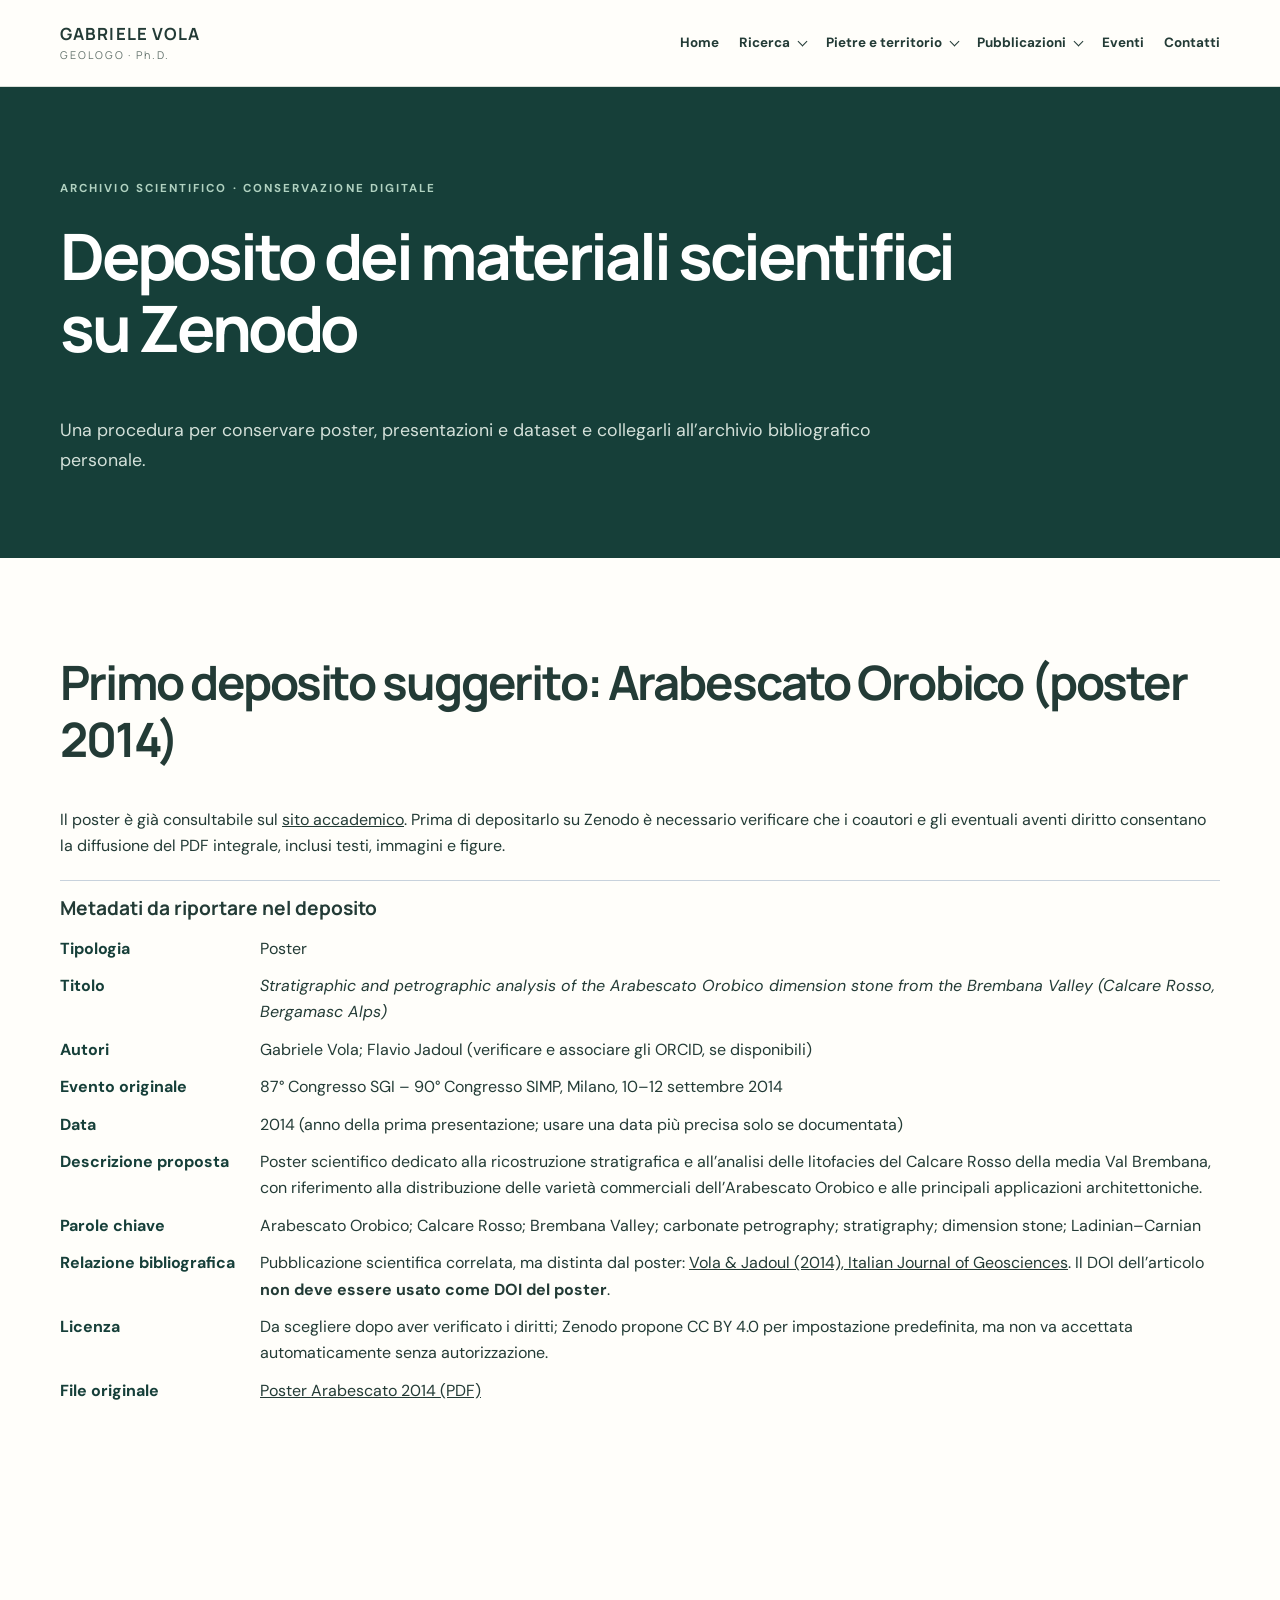
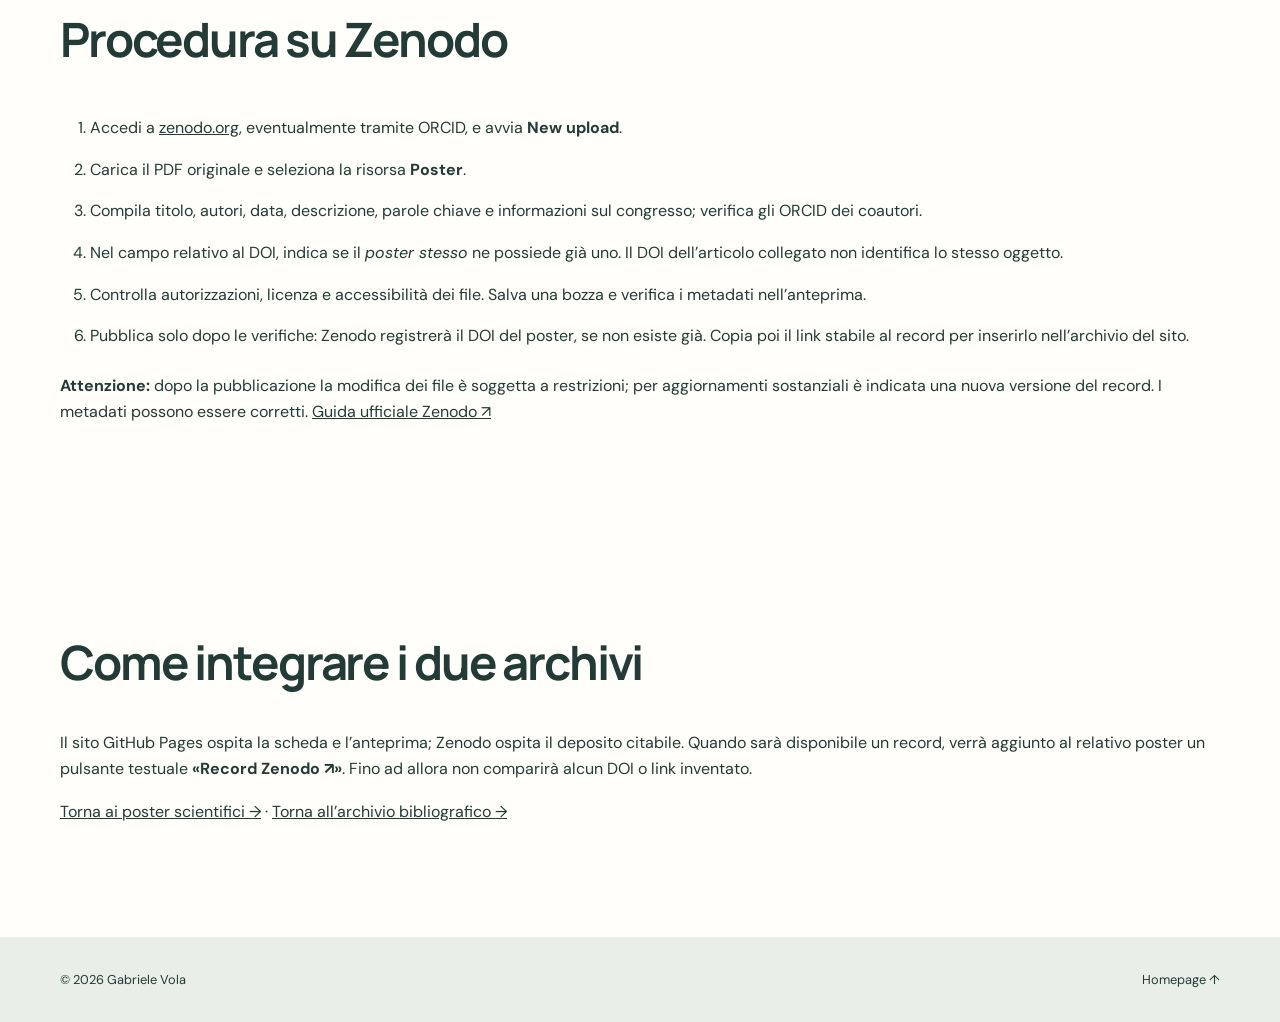
<file: zenodo-guida.html>
<!DOCTYPE html>
<html lang="it"><head><meta charset="utf-8"><meta name="viewport" content="width=device-width,initial-scale=1"><link rel="canonical" href="https://gabriele-vola.github.io/zenodo-guida.html"><meta name="description" content="Guida alla conservazione e pubblicazione dei poster e documenti scientifici su Zenodo, con esempio di deposito Arabescato Orobico 2014."><title>Deposito dei materiali scientifici su Zenodo | Gabriele Vola</title><link href="style.css" rel="stylesheet"><meta property="og:title" content="Deposito dei materiali scientifici su Zenodo | Gabriele Vola">
<meta property="og:description" content="Guida alla conservazione e pubblicazione dei poster e documenti scientifici su Zenodo, con esempio di deposito Arabescato Orobico 2014.">
<meta property="og:type" content="website">
<meta property="og:url" content="https://gabriele-vola.github.io/zenodo-guida.html">
<meta property="og:locale" content="it_IT">
<meta property="og:site_name" content="Gabriele Vola – Ricerca scientifica">
<meta property="og:image" content="https://gabriele-vola.github.io/images/caugis.jpg">
<meta name="twitter:card" content="summary_large_image">
</head>
<body><a class="skip" href="#contenuto">Salta al contenuto</a><header class="header"><div class="shell nav"><a class="brand" href="index.html#inizio"><strong>GABRIELE VOLA</strong><span>GEOLOGO · Ph.D.</span></a><button aria-controls="links" aria-expanded="false" aria-label="Apri menu" class="menu" id="menuToggle">☰</button><nav aria-label="Navigazione principale" id="links" class="site-nav">
<a href="index.html">Home</a>
<details class="nav-dropdown"><summary>Ricerca</summary><div class="nav-submenu"><a href="index.html#ricerca">Aree di ricerca</a><a href="progetti-ricerca.html">Progetti di ricerca</a><a href="metodologie.html">Metodologie</a><a href="index.html#collaborazioni">Collaborazioni</a></div></details>
<details class="nav-dropdown"><summary>Pietre e territorio</summary><div class="nav-submenu"><a href="pietre-valdesi.html">Pietre delle Valli valdesi</a><a href="marmi-valdesi.html">Marmi delle Valli valdesi</a><a href="pietre-bergamasca.html">Pietre della Bergamasca</a></div></details>
<details class="nav-dropdown"><summary>Pubblicazioni</summary><div class="nav-submenu"><a href="bibliografia.html">Bibliografia completa</a><a href="archivio-pubblicazioni.html">Archivio ricercabile</a><a href="poster-scientifici.html">Poster scientifici</a><a href="zenodo-guida.html" aria-current="page">Depositi Zenodo</a></div></details>
<a href="calendario-eventi.html">Eventi</a>
<a href="index.html#contatti">Contatti</a>
</nav></div></header>
<main id="contenuto"><section class="marbles-heading"><div class="shell"><p class="eyebrow">ARCHIVIO SCIENTIFICO · CONSERVAZIONE DIGITALE</p><h1>Deposito dei materiali scientifici su Zenodo</h1><p class="lead">Una procedura per conservare poster, presentazioni e dataset e collegarli all’archivio bibliografico personale.</p></div></section>
<section class="section shell"><h2>Primo deposito suggerito: Arabescato Orobico (poster 2014)</h2><p>Il poster è già consultabile sul <a href="poster-scientifici.html">sito accademico</a>. Prima di depositarlo su Zenodo è necessario verificare che i coautori e gli eventuali aventi diritto consentano la diffusione del PDF integrale, inclusi testi, immagini e figure.</p>
<div class="stone-biblio"><h3>Metadati da riportare nel deposito</h3><dl class="deposit-metadata">
<dt>Tipologia</dt><dd>Poster</dd>
<dt>Titolo</dt><dd><em>Stratigraphic and petrographic analysis of the Arabescato Orobico dimension stone from the Brembana Valley (Calcare Rosso, Bergamasc Alps)</em></dd>
<dt>Autori</dt><dd>Gabriele Vola; Flavio Jadoul (verificare e associare gli ORCID, se disponibili)</dd>
<dt>Evento originale</dt><dd>87° Congresso SGI – 90° Congresso SIMP, Milano, 10–12 settembre 2014</dd>
<dt>Data</dt><dd>2014 (anno della prima presentazione; usare una data più precisa solo se documentata)</dd>
<dt>Descrizione proposta</dt><dd>Poster scientifico dedicato alla ricostruzione stratigrafica e all’analisi delle litofacies del Calcare Rosso della media Val Brembana, con riferimento alla distribuzione delle varietà commerciali dell’Arabescato Orobico e alle principali applicazioni architettoniche.</dd>
<dt>Parole chiave</dt><dd>Arabescato Orobico; Calcare Rosso; Brembana Valley; carbonate petrography; stratigraphy; dimension stone; Ladinian–Carnian</dd>
<dt>Relazione bibliografica</dt><dd>Pubblicazione scientifica correlata, ma distinta dal poster: <a href="https://doi.org/10.3301/IJG.2014.11" target="_blank" rel="noopener noreferrer">Vola &amp; Jadoul (2014), Italian Journal of Geosciences</a>. Il DOI dell’articolo <strong>non deve essere usato come DOI del poster</strong>.</dd>
<dt>Licenza</dt><dd>Da scegliere dopo aver verificato i diritti; Zenodo propone CC BY 4.0 per impostazione predefinita, ma non va accettata automaticamente senza autorizzazione.</dd>
<dt>File originale</dt><dd><a href="poster/sgi-simp-2014-arabescato-orobico.pdf" target="_blank" rel="noopener noreferrer">Poster Arabescato 2014 (PDF)</a></dd>
</dl></div></section>
<section class="section shell"><h2>Procedura su Zenodo</h2><ol class="zenodo-steps"><li>Accedi a <a href="https://zenodo.org/" target="_blank" rel="noopener noreferrer">zenodo.org</a>, eventualmente tramite ORCID, e avvia <strong>New upload</strong>.</li><li>Carica il PDF originale e seleziona la risorsa <strong>Poster</strong>.</li><li>Compila titolo, autori, data, descrizione, parole chiave e informazioni sul congresso; verifica gli ORCID dei coautori.</li><li>Nel campo relativo al DOI, indica se il <em>poster stesso</em> ne possiede già uno. Il DOI dell’articolo collegato non identifica lo stesso oggetto.</li><li>Controlla autorizzazioni, licenza e accessibilità dei file. Salva una bozza e verifica i metadati nell’anteprima.</li><li>Pubblica solo dopo le verifiche: Zenodo registrerà il DOI del poster, se non esiste già. Copia poi il link stabile al record per inserirlo nell’archivio del sito.</li></ol><p><strong>Attenzione:</strong> dopo la pubblicazione la modifica dei file è soggetta a restrizioni; per aggiornamenti sostanziali è indicata una nuova versione del record. I metadati possono essere corretti. <a href="https://help.zenodo.org/docs/deposit/create-new-upload/" target="_blank" rel="noopener noreferrer">Guida ufficiale Zenodo ↗</a></p></section>
<section class="section shell"><h2>Come integrare i due archivi</h2><p>Il sito GitHub Pages ospita la scheda e l’anteprima; Zenodo ospita il deposito citabile. Quando sarà disponibile un record, verrà aggiunto al relativo poster un pulsante testuale <strong>«Record Zenodo ↗»</strong>. Fino ad allora non comparirà alcun DOI o link inventato.</p><p><a href="poster-scientifici.html">Torna ai poster scientifici →</a> · <a href="archivio-pubblicazioni.html">Torna all’archivio bibliografico →</a></p></section></main><footer><div class="shell footer-inner"><span>© <span id="year"></span> Gabriele Vola</span><a href="index.html">Homepage ↑</a></div></footer><script src="script.js"></script></body></html>
</file>
<file: style.css>
@import url('https://fonts.googleapis.com/css2?family=DM+Sans:wght@400;500;600;700&family=Manrope:wght@400;500;600;700;800&display=swap');
:root{--forest:#163f39;--deep:#10322d;--green:#27574d;--cream:#f7f4ed;--paper:#fffefa;--ink:#233b36;--muted:#64736d;--line:#d9dfd8}*{box-sizing:border-box}html{scroll-behavior:smooth}body{margin:0;background:var(--paper);color:var(--ink);font-family:'DM Sans',Arial,sans-serif;line-height:1.65}h1,h2,h3,.brand{font-family:Manrope,Arial,sans-serif}h1,h2,h3,p,figure{margin-top:0}h1{font-size:clamp(2.55rem,5vw,4.8rem);line-height:1.12;letter-spacing:-.05em;font-weight:700}h2{font-size:clamp(2rem,3.7vw,3.2rem);letter-spacing:-.045em;line-height:1.2}h3{font-size:1.2rem;line-height:1.3;margin-bottom:.6rem}a{color:inherit}.shell{width:min(1160px,calc(100% - 48px));margin:auto}.header{background:var(--paper);position:sticky;top:0;z-index:10;border-bottom:1px solid var(--line)}.nav{min-height:86px;display:flex;justify-content:space-between;align-items:center;gap:24px}.brand{display:flex;flex-direction:column;text-decoration:none;line-height:1.2;letter-spacing:.07em}.brand strong{font-size:1.05rem}.brand span{font-size:.67rem;letter-spacing:.18em;margin-top:5px;color:var(--muted)}nav{display:flex;gap:25px}nav a{text-decoration:none;font-size:.86rem;font-weight:700}nav a:hover,.textlink:hover{color:#518a77}.menu{display:none;border:0;background:transparent;font-size:1.5rem;cursor:pointer}.skip{position:absolute;top:-60px;left:10px;background:white;padding:10px;z-index:30}.skip:focus{top:10px}.hero{background:var(--forest);color:#f5f4ed;padding:90px 0 94px}.hero-grid{display:grid;grid-template-columns:1.05fr .95fr;align-items:center;gap:65px}.eyebrow{letter-spacing:.18em;font-weight:700;font-size:.72rem;color:#b1d2c1;margin-bottom:22px}.eyebrow.dark{color:#497b6b}.lead{font-size:1.11rem;color:#d4e1da;max-width:570px}.actions{display:flex;flex-wrap:wrap;gap:11px;margin-top:31px}.button{display:inline-block;padding:12px 20px;text-decoration:none;border-radius:4px;font-weight:700;font-size:.88rem}.button.light{background:var(--cream);color:var(--forest)}.button.outline{border:1px solid #91b0a6}.button.green{background:var(--forest);color:white}.photo{margin:0;overflow:hidden;position:relative;background:#d6dad3;border-radius:4px}.photo img{display:block;width:100%;height:100%;object-fit:cover}.photo figcaption{position:absolute;left:0;bottom:0;right:0;background:linear-gradient(transparent,rgba(0,0,0,.55));color:white;padding:36px 18px 13px;font-size:.73rem;letter-spacing:.04em}.hero-photo{height:430px}.hero-photo img{object-position:center}.section{padding-top:96px;padding-bottom:96px}.two{display:grid;grid-template-columns:1fr 1fr;gap:70px}.profile-layout{display:grid;grid-template-columns:1.2fr .8fr;gap:70px;align-items:center}.profile-layout p{max-width:680px}.profile-photo{height:360px}.profile-photo img{object-position:center 22%}.section-soft{background:var(--cream)}.cards{display:grid;grid-template-columns:repeat(3,1fr);gap:24px;margin-top:38px}.tile{background:var(--paper);box-shadow:0 9px 25px #183c3210;padding-bottom:22px}.tile h3,.tile p{padding:0 20px}.tile h3{margin-top:22px}.tile p{font-size:.92rem;color:#51635b;margin-bottom:0}.tile-photo{width:100%;height:235px;object-fit:cover;display:block}.tile:nth-child(2) .tile-photo{object-position:center 36%}.services{list-style:none;padding:0;margin:0}.services li{padding:12px 0;border-bottom:1px solid var(--line);font-weight:600}.note{font-size:.82rem;color:var(--muted);margin-top:28px}.heritage{background:var(--deep);color:white}.heritage-grid{align-items:center}.heritage-photo{height:350px}.heritage h2{max-width:520px}.heritage p{color:#d0e2d9}.textlink{font-weight:700;color:#c8e0cf;text-decoration:none}.contact{text-align:center}.contact>p:not(.eyebrow){max-width:550px;margin:0 auto 24px}.contact .location{margin-top:25px!important;color:var(--muted)}footer{background:#e9eee8;font-size:.8rem}.footer-inner{min-height:85px;display:flex;align-items:center;justify-content:space-between;gap:20px}footer a{text-decoration:none}@media(max-width:850px){.hero-grid,.two,.profile-layout{grid-template-columns:1fr;gap:35px}.hero{padding:66px 0}.hero-photo{height:370px}.profile-photo{height:440px}.cards{grid-template-columns:1fr 1fr}nav{display:none;position:absolute;top:85px;left:0;right:0;background:var(--paper);padding:20px 24px;border-bottom:1px solid var(--line);flex-direction:column;gap:14px}nav.open{display:flex}.menu{display:block}}@media(max-width:600px){.shell{width:min(100% - 32px,1160px)}.nav{min-height:75px}nav{top:74px}.hero-photo{height:270px}.section{padding-top:66px;padding-bottom:66px}.cards{grid-template-columns:1fr}.tile-photo{height:235px}.profile-photo{height:360px}.heritage-photo{height:260px}.footer-inner{padding:20px 0;flex-wrap:wrap}.hero-grid{gap:35px}}@media(prefers-reduced-motion:reduce){html{scroll-behavior:auto}}
/* Pubblicazioni e bibliografia accademica */
.pub-lead{max-width:720px;color:var(--muted);margin-bottom:28px}.publications-grid{display:grid;grid-template-columns:repeat(2,minmax(0,1fr));gap:18px}.pub-card{border:1px solid var(--line);background:var(--paper);padding:24px;border-radius:5px}.pub-card h3{font-size:1.09rem;line-height:1.46;margin-bottom:18px}.pub-card a{color:var(--green);font-weight:700;text-decoration:none}.pub-card a:hover{text-decoration:underline}.pub-tag{font-size:.75rem;letter-spacing:.05em;text-transform:uppercase;color:#58786c;font-weight:700;margin-bottom:12px}.publication-actions,.bibliography-links{display:flex;flex-wrap:wrap;gap:12px;margin-top:27px}.bibliography-outline{border:1px solid var(--green);color:var(--green)}.bibliography h1{color:var(--forest);font-size:clamp(2.5rem,5vw,4.3rem)}.bibliography-intro{max-width:870px;color:var(--muted)}.bibliography-group{margin-top:58px}.bibliography-group h2{font-size:1.7rem;padding-bottom:12px;border-bottom:1px solid var(--line)}.bibliography-group ol{padding-left:34px}.bibliography-group li{padding:12px 0;overflow-wrap:anywhere}.bibliography-group li::marker{font-weight:700;color:var(--green)}.bibliography-group a{color:var(--green)}@media(max-width:700px){.publications-grid{grid-template-columns:1fr}.pub-card{padding:20px}}

/* Libro 2025 */
.book-layout{display:grid;grid-template-columns:minmax(250px,.75fr) minmax(0,1.25fr);gap:clamp(24px,6vw,85px);align-items:center}.book-cover{aspect-ratio:4/5;max-width:390px;background:linear-gradient(145deg,#204c43,#0f2e2a);color:#f3f0e4;border-left:11px solid #a2af9d;box-shadow:18px 20px 35px #1a3e3430;padding:clamp(24px,4vw,42px);display:flex;flex-direction:column;justify-content:center;gap:20px;position:relative}.book-cover:after{content:'';position:absolute;bottom:30px;left:42px;right:42px;height:1px;background:#9cb8a6}.book-cover-kicker{font-size:.7rem;letter-spacing:.14em}.book-cover-title{font-family:Manrope,Arial,sans-serif;font-size:clamp(1.65rem,3vw,2.45rem);font-weight:800;letter-spacing:-.05em;line-height:1.18}.book-cover-subtitle{font-size:1.2rem}.book-cover-author{font-size:.82rem;margin-top:26px}.book-details h2{font-size:clamp(1.9rem,3.6vw,3rem)}.book-details p{max-width:610px}.book-disclaimer{font-size:.75rem;color:var(--muted);margin-top:18px}@media(max-width:720px){.book-layout{grid-template-columns:1fr}.book-cover{width:min(100%,345px);margin:0 auto}.book-details{padding-top:10px}}

/* Copertina editoriale autentica */
.book-cover-image{margin:0;max-width:390px}.book-cover-image img{display:block;width:100%;height:auto;box-shadow:15px 20px 35px #1a3e3430;border-radius:2px}.book-cover-image figcaption{margin-top:12px;font-size:.76rem;color:var(--muted)}@media(max-width:720px){.book-cover-image{width:min(100%,345px);margin:0 auto}}

/* Progetto editoriale in preparazione */
.editorial-progress{padding:55px 0 66px;border-bottom:1px solid var(--line)}.editorial-progress h2{max-width:850px}.editorial-progress>p:not(.eyebrow){max-width:880px}.progress-status{font-weight:600;color:var(--green);font-size:.91rem}.bibliography li{overflow-wrap:anywhere}

/* Collaborazioni scientifiche */
.collab-intro{max-width:760px;margin-bottom:30px}
.collab-grid{display:grid;grid-template-columns:repeat(auto-fit,minmax(260px,1fr));gap:18px}
.collab-card{background:var(--paper);padding:26px;border:1px solid var(--line);border-radius:5px;display:flex;flex-direction:column}
.collab-card h3{margin:0 0 10px}
.collab-uni{font-weight:700;color:var(--forest);margin:0 0 7px}
.collab-field{font-size:.88rem;color:var(--muted);margin:0 0 20px}
.collab-card a{font-weight:700;font-size:.88rem;margin-top:auto;text-underline-offset:4px}
@media(min-width:851px) and (max-width:1120px){.nav{gap:12px}nav{gap:12px}nav a{font-size:.78rem}}

.collab-international{margin-top:52px;padding-top:25px;border-top:1px solid var(--line)}.collab-international>h3{font-size:1.55rem}.collab-international .collab-card{max-width:570px}

.collab-heritage{margin-top:48px}.collab-heritage>h3{font-size:clamp(1.4rem,2.5vw,2rem)}

/* Metodologie scientifiche */
.methods-preview-grid{display:grid;grid-template-columns:1.2fr .8fr;gap:60px;align-items:center}
.methods-preview-image{height:285px}.methods-preview-image img{object-position:center 38%}
.methods-preview p{max-width:720px;margin-bottom:24px}
.methods-hero{background:var(--forest);color:#fff;padding:80px 0}
.methods-hero-layout{display:grid;grid-template-columns:1.18fr .82fr;gap:45px;align-items:center}
.methods-hero h1{font-size:clamp(2.4rem,4vw,4rem)}
.methods-hero-photo{height:340px}.methods-hero-note{color:#bed5cd;font-size:.87rem;margin-top:25px}
.methods-intro{max-width:830px;color:var(--muted);margin-bottom:28px}
.methods-grid{display:grid;grid-template-columns:repeat(2,minmax(0,1fr));gap:19px}
.method-card{border:1px solid var(--line);background:var(--paper);border-radius:5px;padding:25px}
.method-card h3{margin:12px 0 10px}.method-card p{font-size:.92rem;color:var(--muted);margin:0}
.method-tech{font-size:.74rem;font-weight:700;color:#477c69;letter-spacing:.035em}
.methods-apps{display:grid;grid-template-columns:repeat(3,1fr);gap:25px}
.methods-apps article{border-top:3px solid var(--forest);padding-top:16px}
.methods-apps p{font-size:.92rem;color:var(--muted)}
.method-disclaimer{margin-top:28px;color:var(--muted);font-size:.82rem}
.button.method-outline{border:1px solid var(--forest);color:var(--forest)}
@media(max-width:1000px){.nav{gap:13px}nav{gap:13px}nav a{font-size:.78rem}}
@media(max-width:850px){.methods-preview-grid,.methods-hero-layout{grid-template-columns:1fr}.methods-apps{grid-template-columns:1fr 1fr}}
@media(max-width:600px){.methods-grid,.methods-apps{grid-template-columns:1fr}.methods-hero{padding:55px 0}.methods-hero-photo{height:250px}}

/* Riferimenti bibliografici nelle schede metodologiche */
.method-pubs{border-top:1px solid var(--line);margin-top:20px;padding-top:14px}
.method-pubs-title{color:var(--forest)!important;font-weight:700;font-size:.83rem!important;margin:0 0 7px!important}
.method-pubs ul{margin:0;padding-left:19px}
.method-pubs li{margin:0 0 8px;line-height:1.4;font-size:.81rem}
.method-pubs a{text-decoration:underline;text-underline-offset:3px;overflow-wrap:anywhere}
.method-reference-note{font-size:.79rem!important;line-height:1.5;color:var(--muted)!important;margin:8px 0 0!important}

/* Aggiornamenti immagini ottobre 2026 */
.methods-preview-image img{object-position:center center}
.heritage-photo img{object-position:center 38%}

/* Pagina progetto Marmi delle Valli Valdesi */
.marbles-heading{background:var(--forest);color:white;padding:75px 0 65px}.marbles-heading h1{max-width:900px}.marbles-heading .lead{max-width:850px}
.marbles-landscape{background:var(--deep);padding:25px 0 34px}.marbles-landscape figure{margin:0}.marbles-landscape img{width:100%;height:auto;display:block;border-radius:3px}.marbles-landscape figcaption{color:#d2e1d8;font-size:.83rem;margin-top:12px}
.marbles-prose{max-width:860px;font-size:1.05rem}.marbles-cards,.marbles-references{display:grid;grid-template-columns:repeat(3,1fr);gap:24px;margin-top:28px}
.marbles-cards article,.marbles-references article{border:1px solid var(--line);background:var(--paper);padding:24px;border-radius:4px}.marbles-cards p,.marbles-references p{font-size:.9rem;color:var(--muted)}
.marbles-references span{font-size:.76rem;font-weight:700;color:var(--green)}.marbles-references a{font-weight:700;text-underline-offset:4px}
.marbles-method{display:grid;grid-template-columns:.85fr 1.15fr;align-items:center;gap:40px}.marbles-method figure{margin:0}.marbles-method img{display:block;width:100%;height:290px;object-fit:cover;border-radius:4px}.marbles-method figcaption{font-size:.78rem;margin-top:9px;color:var(--muted)}
#progetti .textlink{display:inline-block;margin-top:12px}
.editorial-progress .button{margin-top:9px}
@media(min-width:851px){.marbles-heading{padding-top:92px}.nav{gap:13px}nav{gap:13px}nav a{font-size:.78rem}}
@media(max-width:850px){.marbles-cards,.marbles-references{grid-template-columns:1fr 1fr}.marbles-method{grid-template-columns:1fr}}
@media(max-width:600px){.marbles-cards,.marbles-references{grid-template-columns:1fr}.marbles-heading{padding:54px 0}}

/* Recensioni e segnalazioni del volume */
.reviews-intro{max-width:850px;color:var(--muted);margin-bottom:32px}
.review-grid{display:grid;grid-template-columns:repeat(3,minmax(0,1fr));gap:22px}
.review-card{background:var(--cream);border:1px solid var(--line);border-radius:5px;overflow:hidden;display:flex;flex-direction:column}
.review-media{height:235px;display:block;overflow:hidden;background:#e4e6de}
.review-media img{display:block;width:100%;height:100%;object-fit:cover;object-position:top}
.review-copy{padding:20px 21px 23px;display:flex;flex-direction:column;flex:1}
.review-copy h3{font-size:1.07rem;line-height:1.36}
.review-copy p{font-size:.91rem;color:var(--ink)}
.review-copy .review-type{font-size:.71rem;color:var(--green);font-weight:700;letter-spacing:.09em;margin-bottom:10px}
.review-copy a{font-size:.87rem;font-weight:700;color:var(--forest);margin-top:auto}
.book-reviews-link{display:block;margin-top:14px;font-weight:700;color:var(--forest)}
@media(max-width:850px){.review-grid{grid-template-columns:repeat(2,minmax(0,1fr))}}
@media(max-width:600px){.review-grid{grid-template-columns:1fr}.review-media{height:260px}}

/* Recensione di Tullio Parise - galleria a piena risoluzione */
.review-full{margin-top:38px;border-top:1px solid var(--line);padding-top:27px;scroll-margin-top:100px}
.review-full>p{font-size:.92rem;color:var(--muted)}
.review-pages{display:grid;grid-template-columns:repeat(4,minmax(0,1fr));gap:13px;margin-top:18px}
.review-pages a{display:block;color:var(--forest);font-weight:700;font-size:.83rem;text-decoration:none}
.review-pages img{height:210px;width:100%;object-fit:cover;object-position:top;display:block;border:1px solid var(--line);border-radius:4px;margin-bottom:6px}
@media(max-width:600px){.review-pages{grid-template-columns:repeat(2,minmax(0,1fr))}.review-pages img{height:240px}}

/* Aggiornamento immagine progetto marmi */
.heritage-photo img{object-position:center center}

/* Tavola macroscopica del progetto marmi, senza ritagli */
.marble-macro-figure{margin:28px 0 0;max-width:850px}
.marble-macro-figure a{display:block;background:#f6f5f0;border:1px solid var(--line)}
.marble-macro-figure img{display:block;width:100%;height:auto;object-fit:contain}
.marble-macro-figure figcaption{margin-top:10px;color:var(--muted);font-size:.88rem}

/* Nuove pagine e griglia progetti – ottobre 2026 */
.project-feature{display:grid;grid-template-columns:minmax(240px,.78fr) minmax(0,1.22fr);gap:clamp(24px,4vw,56px);align-items:start}.project-feature>img,.project-feature figure img{width:100%;height:auto;max-height:520px;object-fit:cover;border-radius:5px;display:block}.project-feature figure{margin:0}.project-feature figcaption,.image-caption{font-size:.78rem;color:var(--muted);margin-top:9px}.project-feature h3{font-size:1.14rem;margin-top:22px;margin-bottom:8px}.project-feature h2{margin-top:0}.project-feature p{max-width:780px}.project-feature .button{margin:10px 12px 8px 0}.project-summary-grid{display:grid;grid-template-columns:repeat(4,minmax(0,1fr));gap:19px;margin-top:30px}.project-summary-grid article{background:var(--paper);border:1px solid var(--line);border-radius:5px;overflow:hidden;padding-bottom:19px}.project-summary-grid img{width:100%;height:170px;object-fit:cover}.project-summary-grid h3,.project-summary-grid p,.project-summary-grid a{margin-left:16px;margin-right:16px}.project-summary-grid h3{font-size:1.04rem;margin-top:18px}.project-summary-grid p{font-size:.9rem}.project-summary-grid a,.project-nav a{color:var(--green);font-weight:700}.project-nav{display:grid;grid-template-columns:repeat(2,minmax(0,1fr));gap:12px;margin-top:26px}.project-nav a{border:1px solid var(--line);background:var(--paper);padding:14px 18px;border-radius:4px;text-decoration:none}.project-nav a:hover{text-decoration:underline}.project-feature-top figure img{max-height:480px}#progetti.heritage{color:var(--ink);background:var(--cream)}#progetti.heritage h2{color:var(--forest)}#progetti.heritage .eyebrow{color:var(--green)}@media(max-width:1050px){.project-summary-grid{grid-template-columns:repeat(2,minmax(0,1fr))}}@media(max-width:720px){.project-feature,.project-nav{grid-template-columns:1fr}.project-feature>img,.project-feature figure img{max-height:none}}@media(max-width:520px){.project-summary-grid{grid-template-columns:1fr}}

/* Nuove sezioni - Bergamasca e calendario */
.stone-links{display:flex;flex-wrap:wrap;gap:10px;margin:24px 0}.stone-links a{display:block;padding:9px 12px;border:1px solid var(--line);border-radius:4px;text-decoration:none;color:var(--forest);font-size:.87rem;font-weight:700}.stone-list{display:grid;gap:35px}.stone-article{display:grid;grid-template-columns:minmax(240px,.95fr) minmax(0,1.25fr);gap:30px;background:var(--paper);border:1px solid var(--line);border-radius:5px;overflow:hidden;scroll-margin-top:100px}.stone-detail{padding:22px 28px 28px 0}.stone-detail h2{font-size:clamp(1.65rem,3vw,2.4rem);margin-bottom:10px}.stone-detail h3{font-size:1rem;color:#486b5d}.stone-photo-pending{min-height:320px;padding:35px 25px;background:linear-gradient(135deg,#2a5049,#687f70 65%,#bdc8bc);color:white;display:flex;flex-direction:column;justify-content:end;gap:12px}.stone-photo-pending span{font-size:.65rem;letter-spacing:.15em;font-weight:700}.stone-photo-pending strong{font-size:1.65rem;line-height:1.2}.stone-photo-pending small{font-size:.78rem;color:#ebf0e9}.event-tools{display:flex;flex-wrap:wrap;gap:20px;margin-bottom:26px}.event-tools>div{display:flex;flex-direction:column;gap:6px}.event-tools label{font-weight:700;font-size:.85rem}.event-tools input,.event-tools select{font:inherit;padding:12px;border:1px solid #c1cfc5;border-radius:4px;background:white;min-height:46px}.calendar-layout{display:grid;grid-template-columns:minmax(0,1.1fr) minmax(270px,.9fr);gap:30px}.calendar-box,.event-side{border:1px solid var(--line);padding:24px;border-radius:5px;background:#fff}.calendar-head{display:flex;align-items:center;justify-content:space-between;gap:10px;margin-bottom:20px}.calendar-head h2{font-size:1.4rem;margin:0;text-transform:capitalize}.calendar-head button{border:1px solid var(--line);background:white;padding:7px 12px;cursor:pointer}.calendar-grid{display:grid;grid-template-columns:repeat(7,minmax(0,1fr));gap:5px}.weekday{text-align:center;color:#466658;font-size:.8rem}.calendar-day{display:flex;align-items:center;justify-content:center;min-height:45px;border-radius:3px;background:#f0f5ef}.calendar-day.has-event{background:#376550;color:#fff;font-weight:800}.calendar-day.today{outline:2px solid #b08954;outline-offset:-2px}.event-item{padding:15px 0;border-bottom:1px solid var(--line)}.event-item:last-child{border-bottom:0}.event-item h3{font-size:1.05rem;margin:8px 0}.event-item p{font-size:.9rem;margin:7px 0}.event-date{color:#35664d;font-weight:800;font-size:.82rem}.event-archive{margin-top:65px;max-width:780px}.event-side h2,.event-archive h2{font-size:1.4rem}.nav{gap:14px}nav{gap:12px}nav a{font-size:.76rem}@media(max-width:1050px){.nav{gap:12px}nav{gap:9px}nav a{font-size:.7rem}}@media(max-width:950px){nav{display:none;position:absolute;top:85px;left:0;right:0;background:var(--paper);padding:20px 24px;border-bottom:1px solid var(--line);flex-direction:column;gap:14px;max-height:calc(100vh - 85px);overflow-y:auto}nav.open{display:flex}.menu{display:block}}@media(max-width:720px){.stone-article,.calendar-layout{grid-template-columns:1fr}.stone-detail{padding:0 22px 24px}.stone-photo-pending{min-height:235px}.calendar-box,.event-side{padding:14px}.calendar-day{min-height:36px}}

/* Fotografie della Bergamasca, ottobre 2026 */
.stone-photo-figure{margin:0;min-width:0;display:flex;flex-direction:column;background:#e7e8e2}
.stone-photo-figure>img{display:block;width:100%;height:100%;min-height:310px;max-height:500px;object-fit:cover;flex:1}
.stone-photo-figure>a{display:flex;align-items:flex-start;justify-content:center;width:100%;max-height:500px;min-width:0;overflow:hidden;background:#e7e8e2}
.stone-photo-figure>a>img{display:block;width:100%;height:auto;max-height:500px;object-fit:contain}
.stone-photo-figure figcaption{padding:12px 16px;font-size:.8rem;line-height:1.45;color:#46554e;background:#f3f3ef}
.stone-gallery{display:grid;grid-template-columns:repeat(2,minmax(0,1fr));gap:12px;margin-top:18px}
.stone-gallery figure{margin:0;min-width:0}
.stone-gallery img{display:block;width:100%;height:135px;object-fit:cover;border-radius:3px}
.stone-gallery figcaption{font-size:.76rem;color:#5b645f;line-height:1.4;margin-top:6px}
@media(max-width:700px){.stone-photo-figure>img{min-height:240px;max-height:360px}.stone-gallery img{height:120px}}

.event-photo{display:block;max-width:370px;width:100%;height:auto;object-fit:cover;border-radius:12px;margin:12px 0;}

/* Locandine degli eventi: miniature cliccabili */
.event-item .poster-link{display:block;width:fit-content;margin:1rem 0 .35rem;}
.event-item .event-poster{display:block;max-width:min(100%,235px);max-height:340px;width:auto;height:auto;object-fit:contain;border-radius:8px;border:1px solid #cbd5e1;box-shadow:0 3px 13px #0002;}
.event-item .poster-link:focus-visible{outline:3px solid #1467ba;outline-offset:4px;}
.event-item .poster-caption{font-size:.82rem;color:#526171;margin:.1rem 0 1rem;}
.stone-biblio{margin-top:1.3rem;padding-top:.9rem;border-top:1px solid #c8d2dc;}
.stone-biblio h3{margin-bottom:.5rem;}
.stone-biblio ol{padding-left:1.3rem;}
.stone-biblio li{margin-bottom:.55rem;line-height:1.55;}

/* Archivio poster scientifici */
.poster-archive-grid{display:grid;grid-template-columns:repeat(auto-fit,minmax(min(100%,280px),1fr));gap:1.25rem;margin-top:1.5rem}.poster-archive-card,.poster-empty{background:white;border:1px solid var(--line);border-radius:16px;padding:1.35rem;box-shadow:0 4px 18px #153b3012}.poster-archive-card img{display:block;width:100%;height:440px;object-fit:contain;background:#f3f4f2;border-radius:10px}.poster-archive-card .poster-preview-link{display:block}.poster-archive-card .poster-preview-link:focus-visible{outline:3px solid var(--green);outline-offset:4px;border-radius:10px}@media(max-width:600px){.poster-archive-card img{height:390px}}.poster-archive-card h2{font-size:1.15rem;line-height:1.4}.poster-archive-card small{color:var(--muted);font-weight:700}.poster-actions{display:flex;flex-wrap:wrap;gap:.75rem}.poster-actions a{color:var(--green);font-weight:700}.poster-empty{grid-column:1/-1}


/* Inventario litotipi delle colonne del Santuario di Lovere */
.stone-detail{min-width:0}
.lovere-catalogue{margin:24px 0}
.lovere-table-scroll{max-width:100%;overflow-x:auto;overscroll-behavior-x:contain;border:1px solid #d7ded8;border-radius:5px}
.lovere-table{width:100%;min-width:720px;border-collapse:collapse;font-size:.82rem;line-height:1.45}
.lovere-table th,.lovere-table td{padding:10px 11px;border-bottom:1px solid #d7ded8;vertical-align:top;text-align:left}
.lovere-table thead th{background:#e8efea;color:#284a3c;font-weight:700}
.lovere-table tbody tr:nth-child(even){background:#f7f8f5}
.lovere-table tbody tr:last-child>*{border-bottom:0}
.lovere-table th:first-child{white-space:nowrap}
@media(max-width:720px){.lovere-table-scroll{margin-right:0}.lovere-table{min-width:650px}}

/* Archivio bibliografico ricercabile */
.archive-layout{max-width:1180px}.archive-filters{display:grid;grid-template-columns:1fr 1fr 1fr auto;gap:9px 13px;align-items:end;margin:28px 0 22px;padding:20px;background:#f3f5ef;border:1px solid #d9dfd8;border-radius:12px}.archive-filters label{font-size:.88rem;font-weight:700;align-self:end}.archive-filters input,.archive-filters select{font:inherit;min-width:0;width:100%;padding:11px;border:1px solid #b7c9c1;border-radius:7px;background:#fff;color:#233b36}.archive-filters button{font:inherit;background:#163f39;color:white;border:0;border-radius:7px;padding:12px 16px;cursor:pointer}.archive-filters label:nth-of-type(1){grid-column:1}.archive-filters label:nth-of-type(2){grid-column:2}.archive-filters label:nth-of-type(3){grid-column:3}.archive-filters input{grid-column:1;grid-row:2}.archive-filters select#archive-group{grid-column:2;grid-row:2}.archive-filters select#archive-year{grid-column:3;grid-row:2}.archive-filters button{grid-column:4;grid-row:2}.archive-status{font-weight:700;margin:18px 0}.archive-results{display:grid;gap:14px}.archive-record{background:#fff;border:1px solid #d9dfd8;border-radius:10px;padding:18px 20px;overflow-wrap:anywhere}.archive-record-meta{color:#27574d;font-size:.82rem;font-weight:700;margin:0 0 8px}.archive-record-text{margin:0 0 12px;line-height:1.65}.archive-record-links{display:flex;gap:18px;flex-wrap:wrap;margin:0}.archive-record-links a{color:#205b4a;font-weight:700}@media(max-width:760px){.archive-filters{grid-template-columns:1fr}.archive-filters label,.archive-filters input,.archive-filters select,.archive-filters button{grid-column:1!important;grid-row:auto!important}.archive-filters label:nth-of-type(1){grid-row:1!important}.archive-filters input{grid-row:2!important}.archive-filters label:nth-of-type(2){grid-row:3!important}.archive-filters select#archive-group{grid-row:4!important}.archive-filters label:nth-of-type(3){grid-row:5!important}.archive-filters select#archive-year{grid-row:6!important}.archive-filters button{grid-row:7!important}}

/* Informazioni descrittive per i depositi Zenodo */
.deposit-metadata{display:grid;grid-template-columns:minmax(120px,180px) minmax(0,1fr);gap:11px 20px;margin:15px 0}.deposit-metadata dt{font-weight:700;color:var(--forest)}.deposit-metadata dd{margin:0;overflow-wrap:anywhere}.zenodo-steps{padding-left:30px}.zenodo-steps li{padding:8px 0;line-height:1.6}@media(max-width:640px){.deposit-metadata{display:block}.deposit-metadata dt{margin-top:14px}.deposit-metadata dd{margin-top:3px}}

/* Menu principale compatto con sottosezioni accessibili */
.site-nav{display:flex;align-items:center;gap:clamp(10px,1.55vw,22px)}
.site-nav>a,.nav-dropdown>summary{font-size:.84rem;font-weight:700;text-decoration:none;color:var(--ink);white-space:nowrap}
.nav-dropdown{position:relative}
.nav-dropdown>summary{cursor:pointer;list-style:none;display:flex;align-items:center;gap:5px;min-height:40px}
.nav-dropdown>summary::-webkit-details-marker{display:none}
.nav-dropdown>summary::after{content:"";width:6px;height:6px;border-right:1.6px solid currentColor;border-bottom:1.6px solid currentColor;transform:rotate(45deg);margin-left:4px;margin-top:-3px}
.nav-dropdown[open]>summary::after{transform:rotate(225deg);margin-top:4px}
.site-nav a:hover,.nav-dropdown>summary:hover{color:var(--green)}
.site-nav a:focus-visible,.nav-dropdown>summary:focus-visible,.menu:focus-visible{outline:3px solid #6d9e8e;outline-offset:4px;border-radius:3px}
.nav-submenu{position:absolute;top:calc(100% + 3px);left:0;min-width:220px;max-width:295px;background:var(--paper);border:1px solid var(--line);border-radius:7px;box-shadow:0 12px 28px #10322d22;padding:10px;display:flex;flex-direction:column;gap:1px;z-index:21}
.nav-submenu a{display:block;padding:9px 10px;white-space:normal;font-size:.83rem;line-height:1.4}
.nav-submenu a:hover{background:var(--cream)}
.site-nav [aria-current="page"]{color:var(--green);text-decoration:underline;text-underline-offset:5px}
@media(max-width:1000px){
.site-nav{display:none;position:absolute;top:85px;left:0;right:0;background:var(--paper);padding:15px 24px 22px;border-bottom:1px solid var(--line);flex-direction:column;align-items:stretch;gap:7px;max-height:calc(100dvh - 85px);overflow-y:auto}
.site-nav.open{display:flex}.menu{display:block}
.nav-dropdown>summary{min-height:44px}
.nav-submenu{position:static;min-width:0;max-width:none;border:0;border-left:2px solid var(--line);border-radius:0;box-shadow:none;margin:2px 0 7px 12px;padding:3px 0 3px 10px}
.site-nav>a{padding:10px 0}
}
@media(max-width:600px){.site-nav{top:74px;max-height:calc(100dvh - 74px)}}

/* Ambiti di ricerca: personali e aziendali */
.project-intro-title{font-size:clamp(1.55rem,2.5vw,2.3rem);margin-bottom:18px}
.project-nav-group{margin-top:30px}
.project-nav-group h3{font-size:1.15rem;margin-bottom:12px}
.project-nav-group h3 a{color:var(--forest);text-decoration:none}
.project-nav-group .project-nav{margin-top:0}
.project-category-banner{background:#24564b;color:#fff;padding:48px 0 42px;scroll-margin-top:95px}
.project-category-banner h2{font-size:clamp(1.8rem,3.3vw,2.7rem);margin-bottom:12px}
.project-category-banner p{max-width:900px;line-height:1.7}
.project-category-banner a{color:#e0efe6}
.project-category-banner .eyebrow{color:#c5e6d2}
.project-category-company{background:#123d43}
.project-status-banner{padding:34px 0 24px;background:var(--cream);border-bottom:1px solid var(--line);scroll-margin-top:95px}
.project-status-banner h3{font-size:1.55rem;color:var(--forest);margin-bottom:7px}
.project-status-banner p{max-width:900px;margin-bottom:0}
.project-affiliation{padding:12px 16px;background:#edf2ed;border-left:3px solid var(--green);font-size:.92rem}
#volume2,#rora,#san-martino,#sticking,#planetaria-2026,#romacons{scroll-margin-top:95px}
@media(max-width:600px){.project-category-banner{padding:35px 0 30px}.project-status-banner{padding:26px 0 20px}}
</file>
